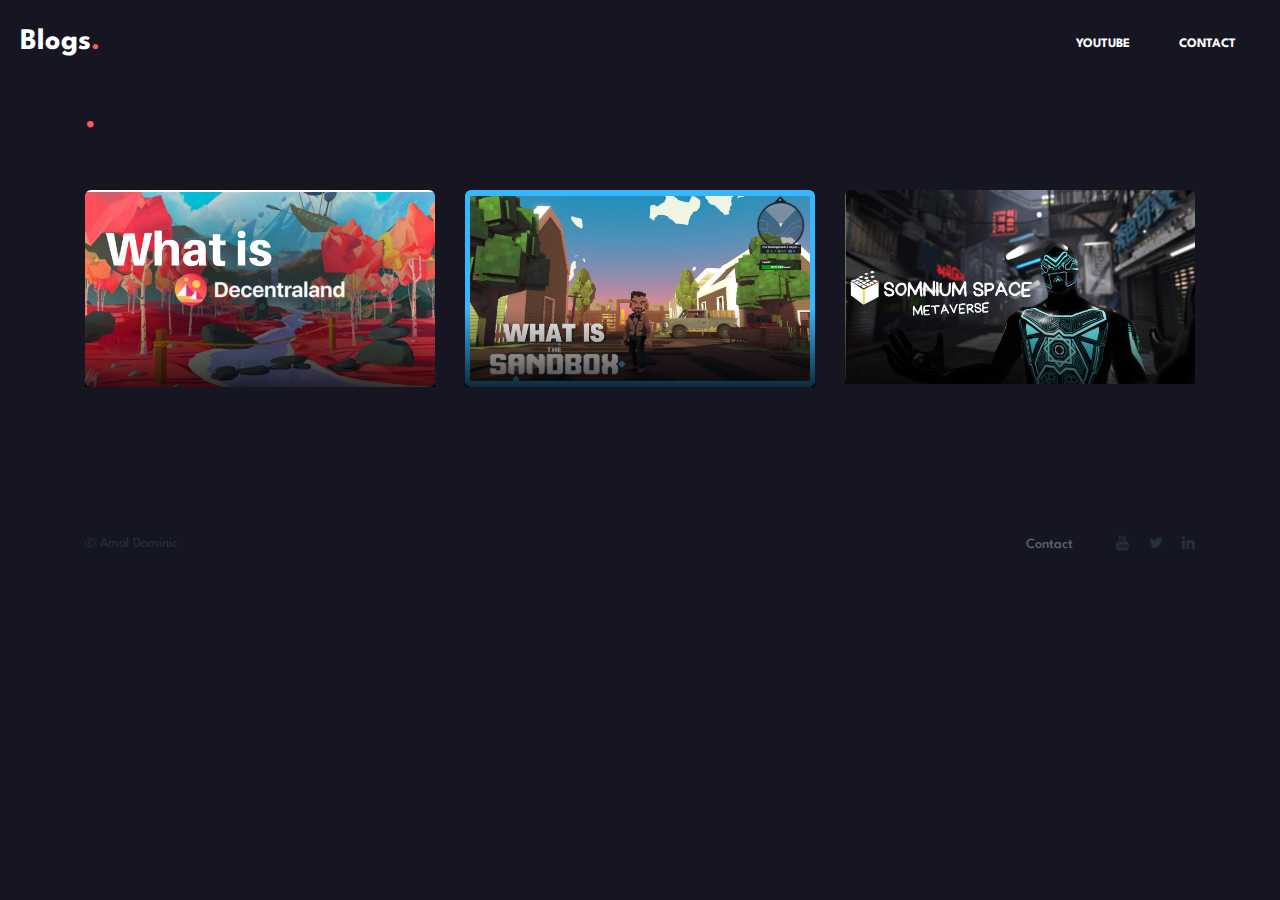
<file: blog/blogindex.html>
<!doctype html>
<html lang="zxx">

<head>
  <!-- Required meta tags -->
  <meta charset="utf-8">
  <meta name="viewport" content="width=device-width, initial-scale=1, shrink-to-fit=no">
  <title>Amal Dominic the metaverse Real-estate agent and consultant</title>
  <link rel="icon" type="image/x-icon" href="assets/images/amalimage.jpg">
  <!-- Template CSS -->
  <link rel="stylesheet" href="assets/css/style-starter.css">
  <!-- Template CSS -->
  <link href="//fonts.googleapis.com/css?family=Spartan:400,500,600,700,900&display=swap" rel="stylesheet">
  <!-- Template CSS -->

</head>

<body>
  <!-- /Homepage-->
  <section class="w3l-banner-main">
    <!-- //Header -->
    <section class="banner-main-inf" id="section07">
      <header id="site-header" class="header-top">
        <nav class="navbar navbar-expand-lg shift " id="header">
          <a class="navbar-brand" href="index.html">
            Blogs<span class="dot-1">.</span>
          </a>
          <button class="navbar-toggler bg-gradient" type="button" data-toggle="collapse"
            data-target="#navbarTogglerDemo02" aria-controls="navbarTogglerDemo02" aria-expanded="false"
            aria-label="Toggle navigation"><span class="navbar-toggler-icon fa fa-bars"> </span>
          </button>

          <div class="collapse navbar-collapse" id="navbarTogglerDemo02">
            <ul class="navbar-nav ml-auto">
              <li class="nav-item">
                <a class="nav-link effect-3" href="https://www.youtube.com/channel/UCYqoUGqP69M6YYbN-kGpf9A">Youtube</a>
              </li>

            
            <li class="nav-item">
                <a class="nav-link effect-3" href="https://www.linkedin.com/in/amal-dominic-56a10624b">Contact</a>
            </li>
             
              

             
            </ul>

          </div>
        </nav>
      </header>
      <!-- //Header -->
      <!--/banner-content-->
      
   <section class="blog-slider">
        <div class="blog-slider-inner py-5">
          <div class="container py-lg-5">
            <h3 class="hny-title two">
              <span class="dot-1">.</span></h3>
            <div class="row inner-sec-w3layouts mt-4">
              <div class="col-lg-4 col-md-6 content-left-sec blog-slide-grid mt-4">
                <div class="blog-slide-img">
                  <a href="decentraland.html"><img src="assets/images/What is (1).jpg" class="img img-fluid"
                      alt=""></a>
                </div>
  
              </div>
              <div class="col-lg-4 col-md-6 content-left-sec blog-slide-grid mt-4">
                <div class="blog-slide-img">
                  <a href="sandbox.html"><img src="assets/images/whatissandbox (2).jpg"
                      class="img img-fluid" alt=""></a>
                </div>
  
              </div>
              <div class="col-lg-4 col-md-6 content-left-sec blog-slide-grid mt-4">
                <div class="blog-slide-img">
                  <a href="somniumspace.html"><img src="assets/images/somniumspace.jpg"
                      class="img img-fluid" alt=""></a>
                </div>
  
              </div>
  
              
  
            </div>
          </div>
        </div>
      </section>
   

    <!-- footer -->
    <footer class="w3l-footer-16">
      <div class="footer-content py-lg-5 py-4 text-center">
        <div class="container">
          <div class="row copy-right">
            <div class="col-lg-6 footer-left text-lg-left text-center">
              <h6>© Amal Dominic <span class="" aria-hidden="true"></span> <a
                href="https://w3layouts.com/" target="_blank">
                </a></h6>
            </div>
            <div class="col-lg-6 footer-right text-lg-right text-center">
              <ul class="footer-gd-16">
                
                <li><a href="https://www.linkedin.com/in/amal-dominic-56a10624b">Contact</a></li>
              </ul>
              <div class="share-icons-footer ml-lg-4">
                <a href="https://www.youtube.com/channel/UCYqoUGqP69M6YYbN-kGpf9A"><span class="fa fa-youtube"></span></a>
                <a href="https://twitter.com/amal_dominic_"><span class="fa fa-twitter"></span></a>
                <a href="https://www.linkedin.com/in/amal-dominic-56a10624b"><span class="fa fa-linkedin"></span></a>
              </div>
            </div>
          </div>
          <button onclick="topFunction()" id="movetop" title="Go to top">
            <span class="fa fa-angle-up"></span>
          </button>
        </div>
      </div>

      <!-- move top -->
      <script>
        // When the user scrolls down 20px from the top of the document, show the button
        window.onscroll = function () {
          scrollFunction()
        };

        function scrollFunction() {
          if (document.body.scrollTop > 20 || document.documentElement.scrollTop > 20) {
            document.getElementById("movetop").style.display = "block";
          } else {
            document.getElementById("movetop").style.display = "none";
          }
        }

        // When the user clicks on the button, scroll to the top of the document
        function topFunction() {
          document.body.scrollTop = 0;
          document.documentElement.scrollTop = 0;
        }
      </script>
      <!-- //move top -->
      <script>
        $(function () {
          $('.navbar-toggler').click(function () {
            $('body').toggleClass('noscroll');
          })
        });
      </script>
    </footer>
    <!-- //footer -->
</body>

</html>

<script src="assets/js/jquery-3.3.1.min.js"></script>
<!-- disable body scroll which navbar is in active -->

<!--//-->
<script>
  $(function () {
    $('.navbar-toggler').click(function () {
      $('body').toggleClass('noscroll');
    })
  });
</script>
<!--/scroll-down-JS-->
<script>
  $(function () {
    $('a[href*=#]').on('click', function (e) {
      e.preventDefault();
      $('html, body').animate({
        scrollTop: $($(this).attr('href')).offset().top
      }, 500, 'linear');
    });
  });
</script>
<!--//scroll-down-JS-->
<!-- /typig-text-->
<script>
  const typedTextSpan = document.querySelector(".typed-text");
  const cursorSpan = document.querySelector(".cursor");

  const textArray = ["UI Designer", 'UX Designer', 'Web Designer'];
  const typingDelay = 200;
  const erasingDelay = 10;
  const newTextDelay = 100; // Delay between current and next text
  let textArrayIndex = 0;
  let charIndex = 0;

  function type() {
    if (charIndex < textArray[textArrayIndex].length) {
      if (!cursorSpan.classList.contains("typing")) cursorSpan.classList.add("typing");
      typedTextSpan.textContent += textArray[textArrayIndex].charAt(charIndex);
      charIndex++;
      setTimeout(type, typingDelay);
    } else {
      cursorSpan.classList.remove("typing");
      setTimeout(erase, newTextDelay);
    }
  }

  function erase() {
    if (charIndex > 0) {
      // add class 'typing' if there's none
      if (!cursorSpan.classList.contains("typing")) {
        cursorSpan.classList.add("typing");
      }
      typedTextSpan.textContent = textArray[textArrayIndex].substring(0, 0);
      charIndex--;
      setTimeout(erase, erasingDelay);
    } else {
      cursorSpan.classList.remove("typing");
      textArrayIndex++;
      if (textArrayIndex >= textArray.length) textArrayIndex = 0;
      setTimeout(type, typingDelay);
    }
  }

  document.addEventListener("DOMContentLoaded", function () { // On DOM Load initiate the effect
    if (textArray.length) setTimeout(type, newTextDelay + 250);
  });
</script>
<!-- //typig-text-->
<!-- for blog carousel slider -->
<script src="assets/js/owl.carousel1.js"></script>
<script>
  $(document).ready(function () {
    $("#owl-demo2").owlCarousel({
      items: 1,
      lazyLoad: true,
      autoPlay: true,
      navigation: false,
      navigationText: ["", ""],
      rewindNav: false,
      scrollPerPage: true,
      pagination: false,
      paginationNumbers: false,

    })
  })
</script>


<!-- //for blog carousel slider -->
<!-- jQuery-Photo-filter-lightbox-portfolio-plugin -->
<script src="assets/js/jquery-1.7.2.js"></script>
<script src="assets/js/jquery.quicksand.js"></script>
<script src="assets/js/script.js"></script>
<script src="assets/js/jquery.prettyPhoto.js"></script>
<!-- //jQuery-Photo-filter-lightbox-portfolio-plugin -->

<script src="assets/js/bootstrap.min.js"></script>
</file>
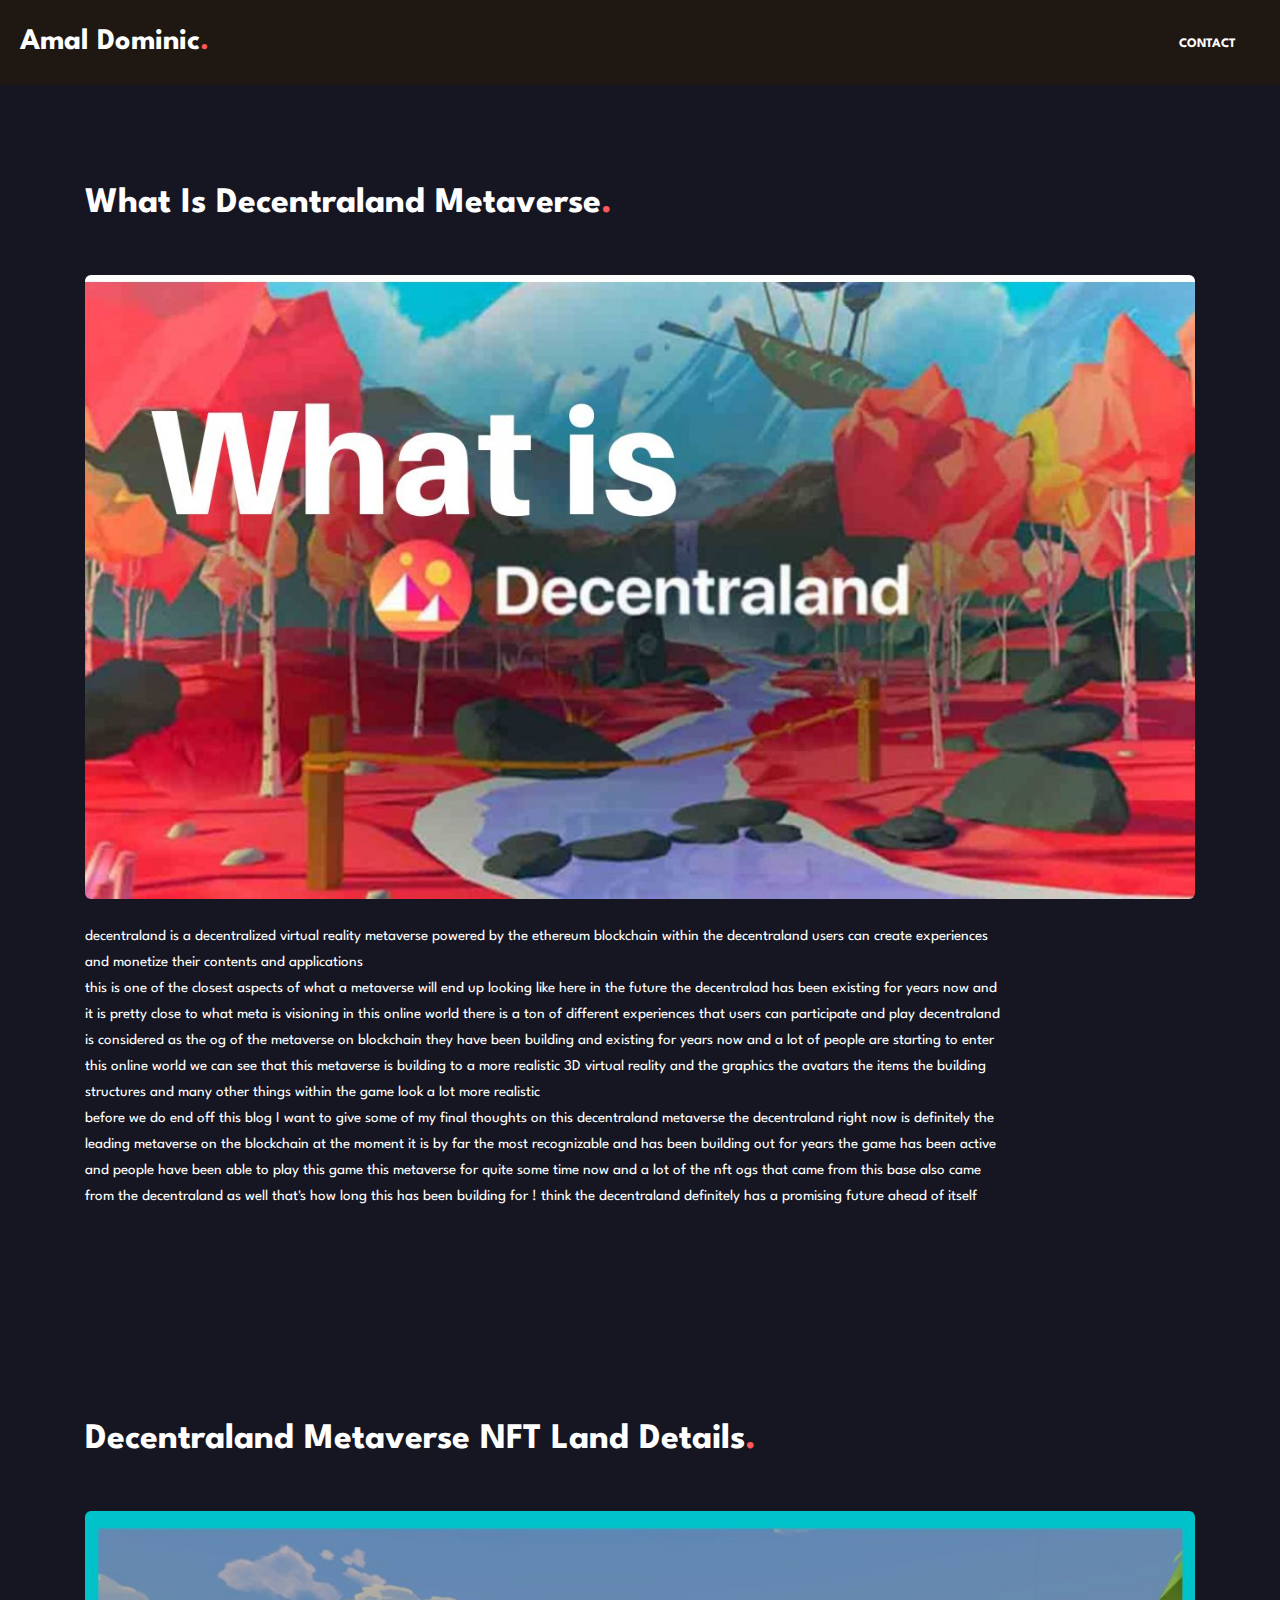
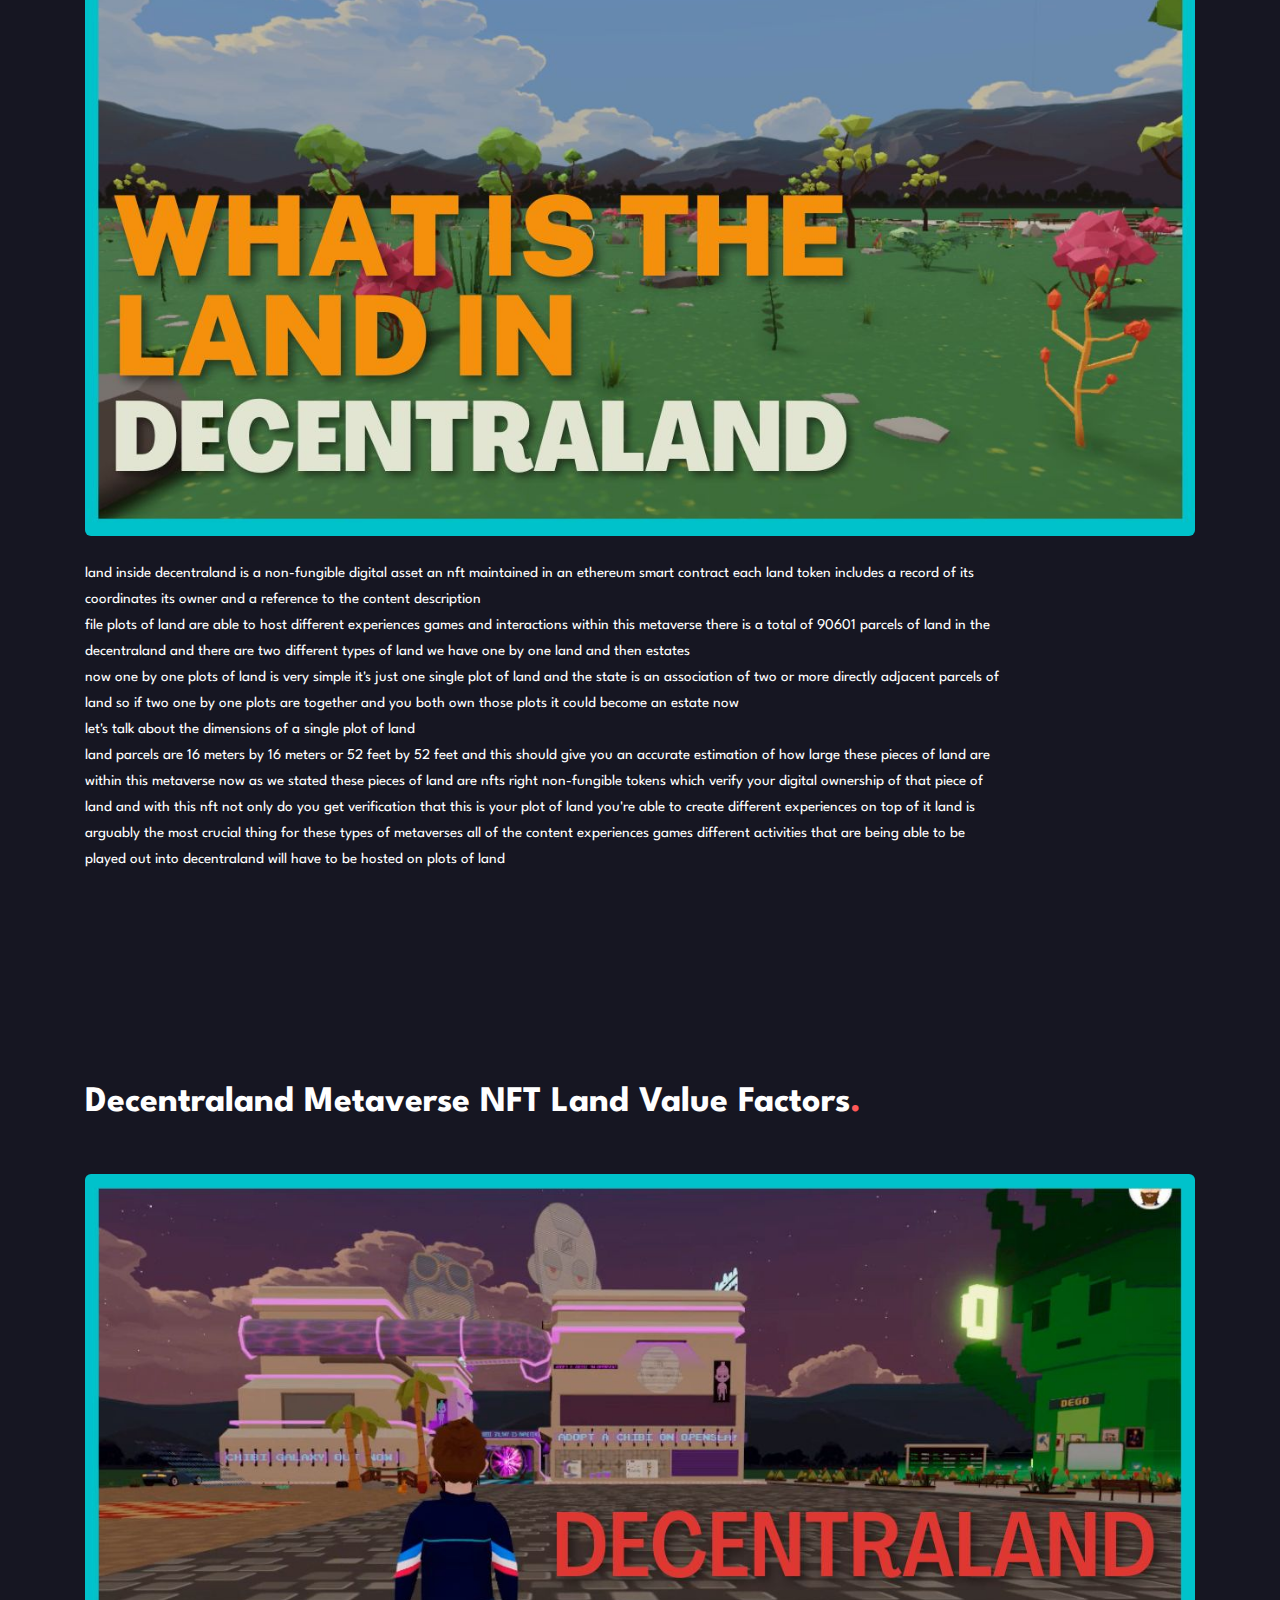
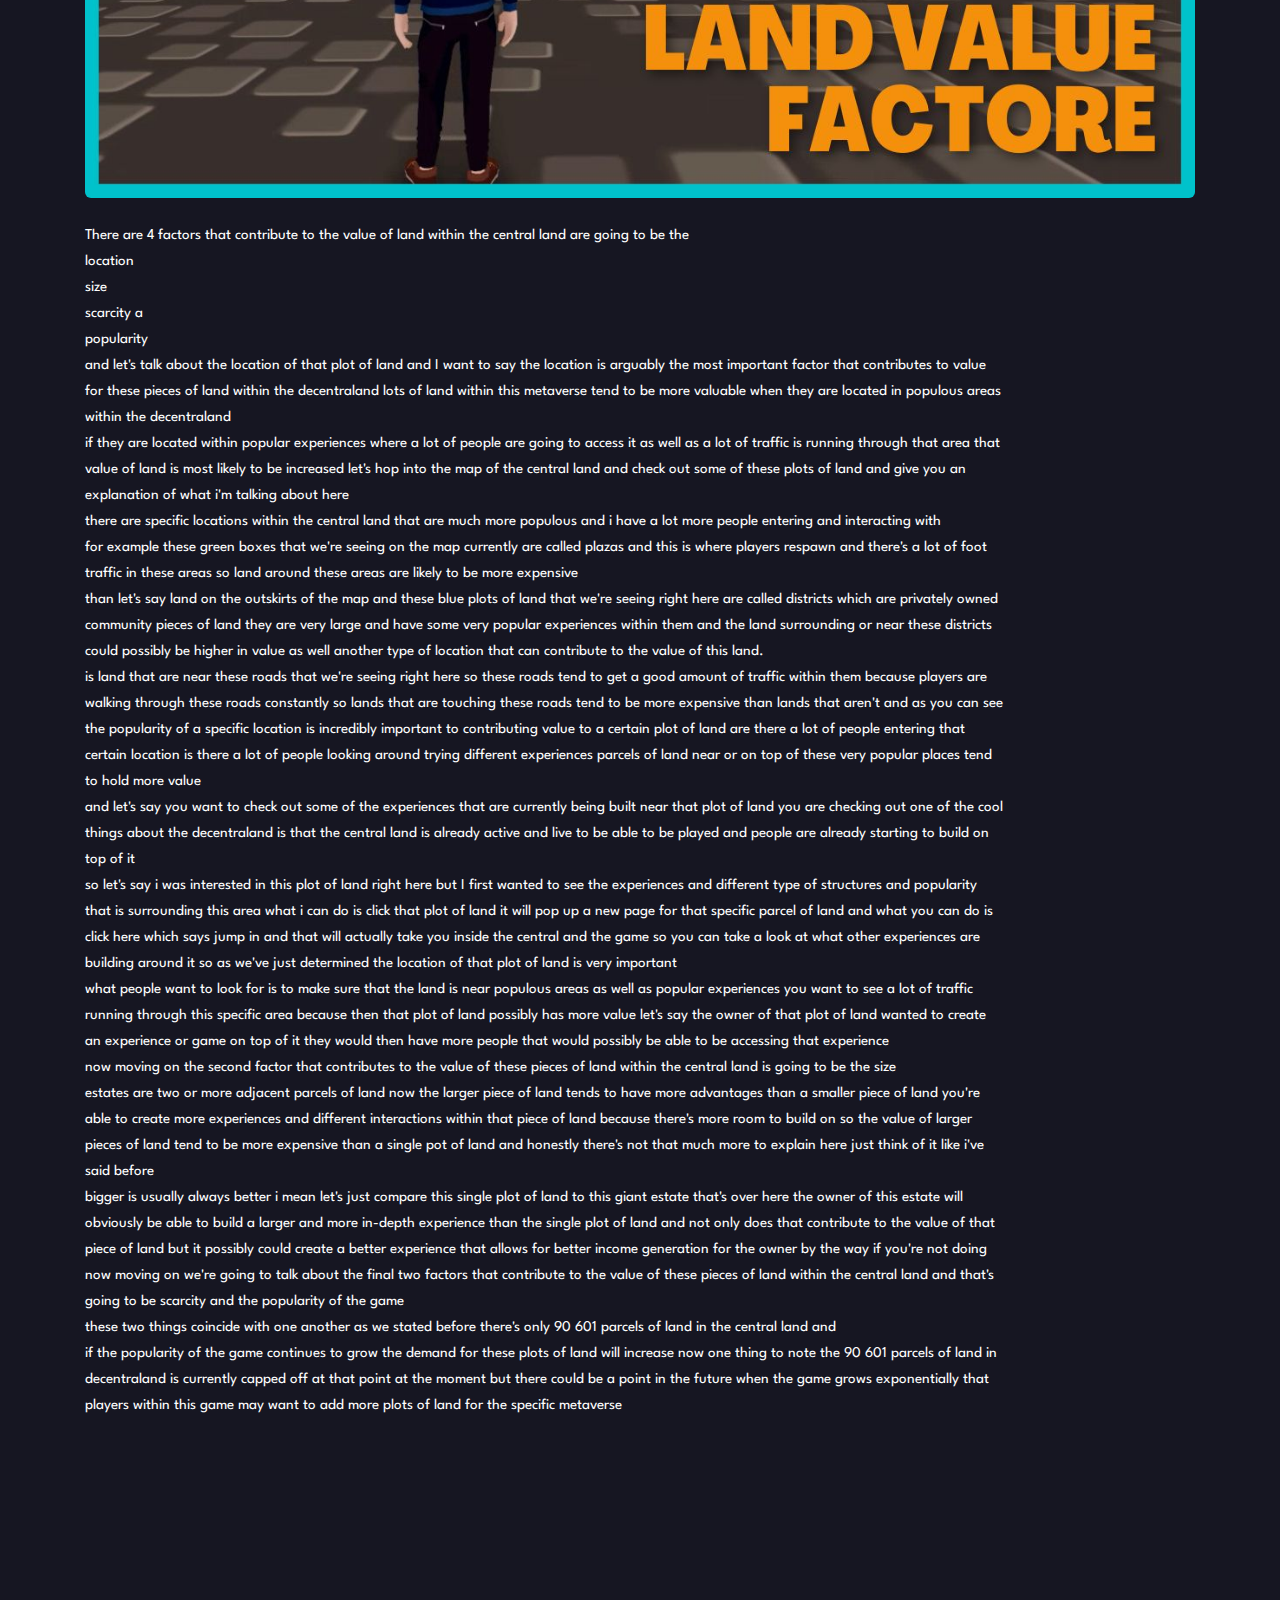
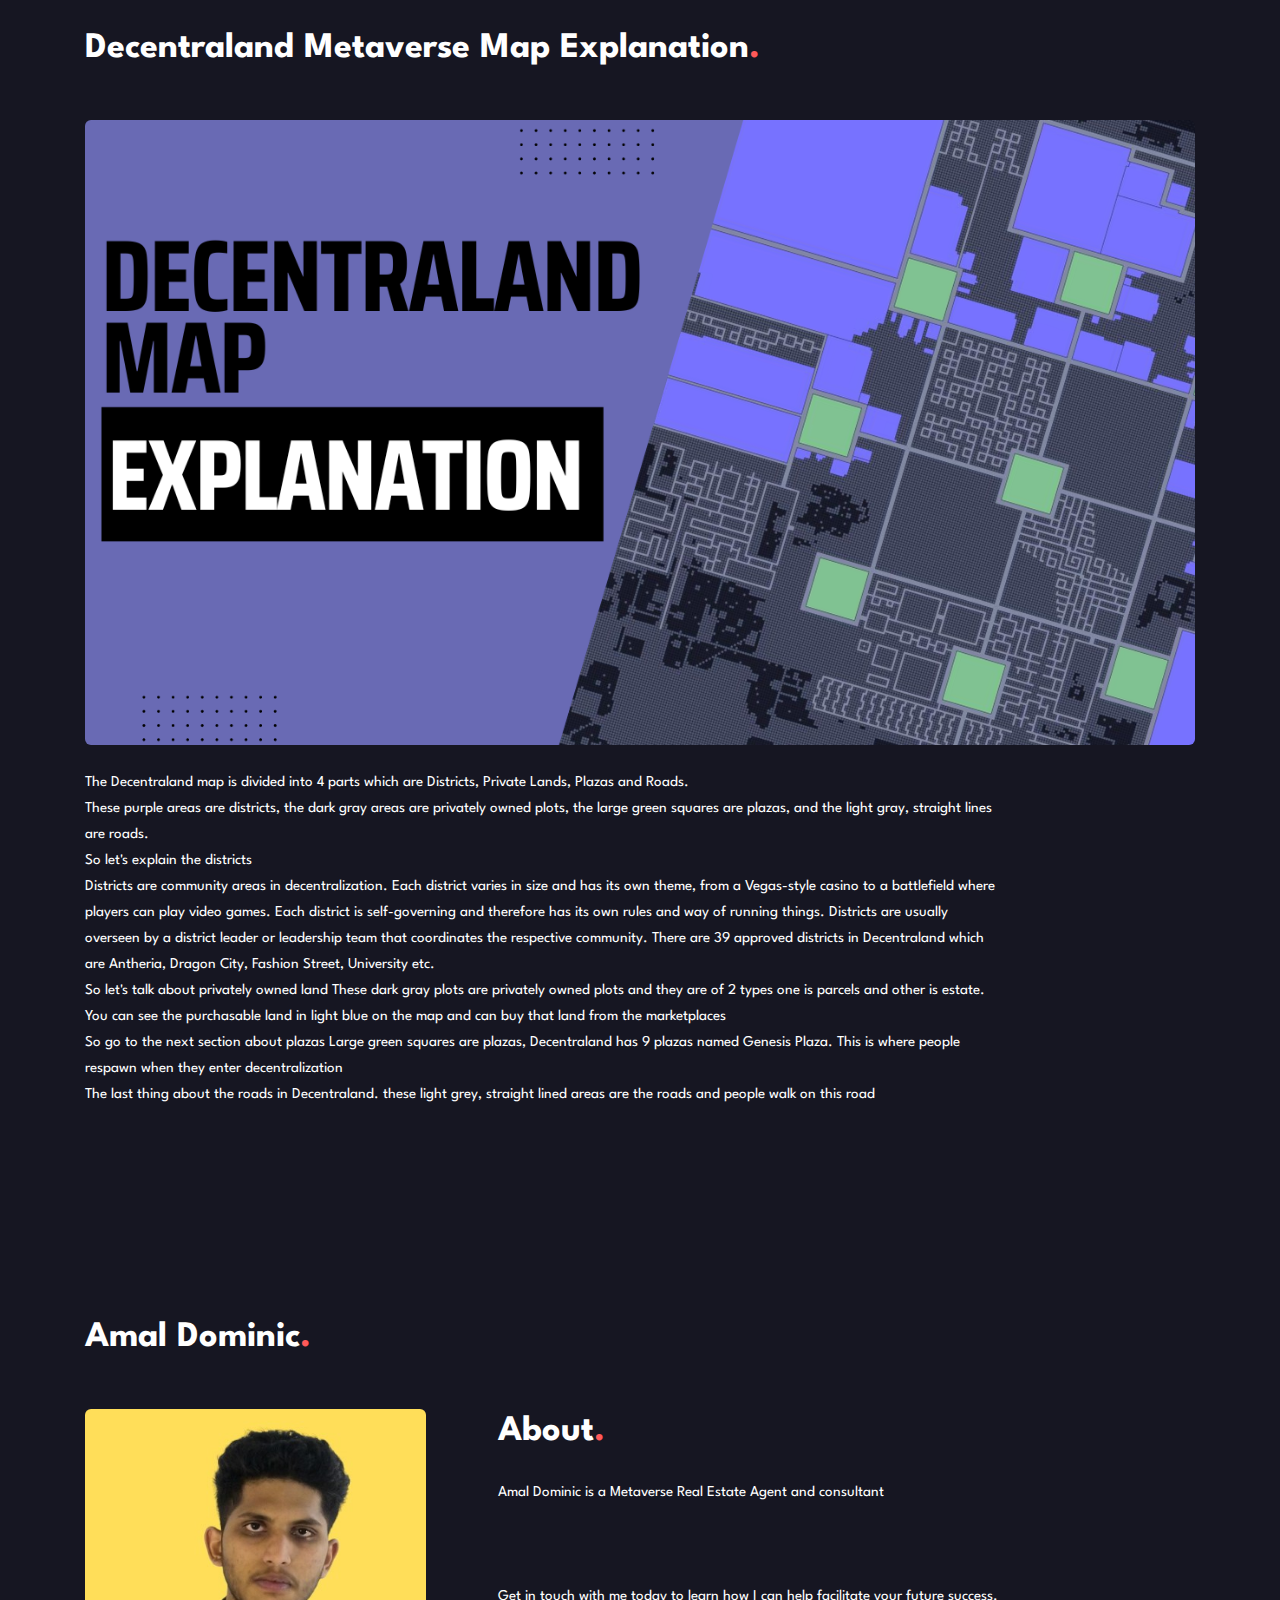
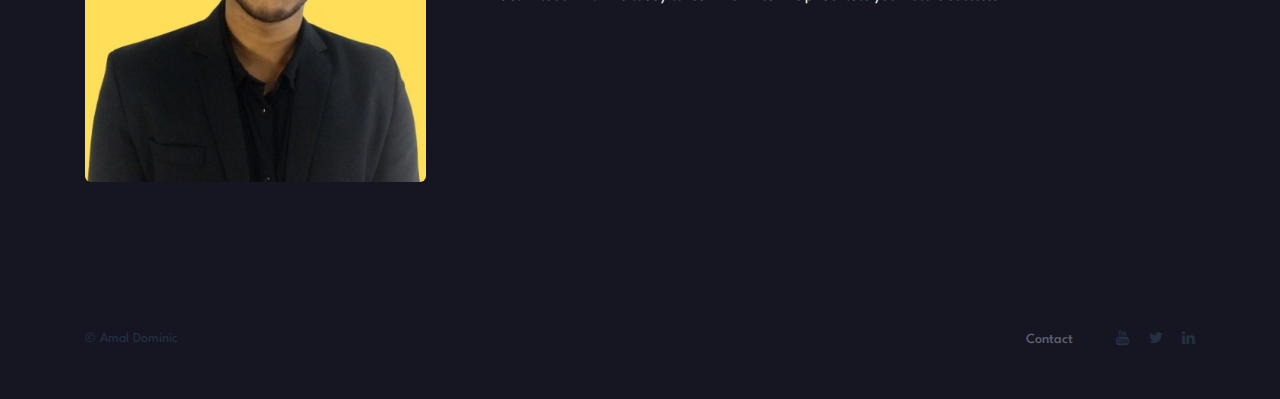
<file: blog/decentraland.html>
<!doctype html>
<html lang="zxx">

<head>
  <!-- Required meta tags -->
  <meta charset="utf-8">
  <meta name="viewport" content="width=device-width, initial-scale=1, shrink-to-fit=no">
  <title>Amal Dominic the metaverse Real-estate agent and consultant</title>
  <link rel="icon" type="image/x-icon" href="assets/images/amalimage.jpg">
  <!-- Template CSS -->
  <link rel="stylesheet" href="assets/css/style-starter.css">
  <!-- Template CSS -->
  <link href="//fonts.googleapis.com/css?family=Spartan:400,500,600,700,900&display=swap" rel="stylesheet">
  <!-- Template CSS -->

</head>

<body>
  <section class="w3l-banner-main w3l-inner-page-main">
    <div class="breadcrumb-infhny">
      <header id="site-header" class="header-top">
        <nav class="navbar navbar-expand-lg shift " id="header">
          <a class="navbar-brand" href="index.html">
            Amal Dominic<span class="dot-1">.</span>
          </a>
          <button class="navbar-toggler bg-gradient" type="button" data-toggle="collapse"
            data-target="#navbarTogglerDemo02" aria-controls="navbarTogglerDemo02" aria-expanded="false"
            aria-label="Toggle navigation"><span class="navbar-toggler-icon fa fa-bars"> </span>
          </button>

          <div class="collapse navbar-collapse" id="navbarTogglerDemo02">
            <ul class="navbar-nav ml-auto">
              
              <li class="nav-item">
                <a class="nav-link effect-3" href="https://www.linkedin.com/in/amal-dominic-56a10624b">Contact</a>
              </li>
            </ul>

          </div>
        </nav>
      </header>

    </div>

  </section>

 <section class="w3l-services-6-main">
    <div class="services-6 py-5">
      <div class="container py-lg-5">

        <h3 class="hny-title">What is Decentraland metaverse<span class="dot-1">.</span></h3>
        <div class="content-photo-grids row mt-lg-5 mt-4">
          <div class="photo-6-inf-left col-12">
            <a href="https://youtu.be/wU7f8QDdaZ0"><img src="assets/images/What is (1).jpg" class="img img-fluid"
              alt=""></a>
          </div><br>
          <div class="photo-6-inf-right col-10"><br>

           
            <p>

              decentraland is a decentralized virtual reality metaverse powered by the ethereum blockchain
              within the decentraland users can create experiences and monetize their contents and applications

              <br>this is one of the closest aspects of what a metaverse will end up looking like here
              in the future

              the decentralad has been existing for years now

              and it is pretty close to what meta is visioning in this online world there is a ton of different
              experiences that users can participate and play

              decentraland is considered as the og of the metaverse on blockchain they have been building and
              existing for years now

              and a lot of people are starting to enter this online world we can see that this metaverse is
              building to a more realistic 3D virtual reality

              and the graphics the avatars the items the building structures and many other things within the game
              look a lot more realistic

              <br>before we do end off this blog I want to give some of my final thoughts on this decentraland
              metaverse
              the decentraland right now is definitely the leading metaverse on the
              blockchain

              at the moment it is by far the most recognizable and has been building out for years
              the game has been active and people have been able to play this game

              this metaverse for quite some time now and a lot of the nft ogs that came from this base also came from
              the decentraland as well that's how long this has been building for

              ! think the decentraland definitely has a promising
              future ahead of itself


            </p>


              


          </div>


        </div>

      </div>
    </div>
    </div>
  </section>
  <section class="w3l-services-6-main">
    <div class="services-6 py-5">
      <div class="container py-lg-5">

        <h3 class="hny-title">Decentraland metaverse NFT land details<span class="dot-1">.</span></h3>
        <div class="content-photo-grids row mt-lg-5 mt-4">
          <div class="photo-6-inf-left col-12">
            <a href="https://youtu.be/9SEHPEez48s"><img src="assets/images/whatecentralandland.jpg" class="img img-fluid" alt=""></a>
          </div><br>
          <div class="photo-6-inf-right col-10"><br>

           
            <p>land inside decentraland is a non-fungible digital asset an nft maintained in an ethereum
              smart contract

              each land token includes a record of its coordinates its owner and a reference to the
              content description <br>

              file plots of land are able to host different experiences games and interactions within
              this metaverse there is a total of 90601 parcels of land in the decentraland

              and there are two different types of land we have one by one land and then estates <br>

              now one by one plots of land is very simple it's just one single plot of land and the
              state is an association of two or more directly adjacent parcels of land



              so if two one by one plots are together and you both own those plots it could become an
              estate now

              <br>let's talk about the dimensions of a single plot of land <br>



              land parcels are 16 meters by 16 meters or 52 feet by 52 feet and this should give you
              an accurate estimation of how large these pieces of land are within this metaverse




              now as we stated these pieces of land are nfts right non-fungible tokens which verify
              your digital ownership of that piece of land

              and with this nft not only do you get verification that this is your plot of land
              you're able to create different experiences on top of it
              land is arguably the most crucial thing for these types of metaverses

              all of the content experiences games different activities that are being able to be
              played out into decentraland will have to be hosted on plots of land
            </p>
             
              


          </div>


        </div>

      </div>
    </div>
    </div>
  </section>
  <section class="w3l-services-6-main">
    <div class="services-6 py-5">
      <div class="container py-lg-5">

        <h3 class="hny-title">Decentraland metaverse NFT land value factors<span class="dot-1">.</span></h3>
        <div class="content-photo-grids row mt-lg-5 mt-4">
          <div class="photo-6-inf-left col-12">
            <a href="https://youtu.be/_auHNcxh-TY"><img src="assets/images/decentralandvaluefactors.jpg" class="img img-fluid" alt=""></a>
          </div><br>
          <div class="photo-6-inf-right col-10"><br>

           
            <p>There are 4 factors that contribute to the value of land within the central land
              are going to be the<br> location <br> size <br>scarcity a<br>popularity <br>
              
              and let's talk about the location of that plot of land and I want to say the location is
              arguably the most important factor that contributes to value for these pieces of land within the decentraland 
              
              lots of land within this metaverse tend to be more valuable when they are located in
              populous areas within the decentraland<br>
              
              if they are located within popular experiences where a lot of people are going to access it as well as a lot of traffic is running through that area
              
              that value of land is most likely to be increased let's hop into the map of the central land and check out some of these plots of land and give you an explanation of what i'm talking about here 
              
              <br>there are specific locations within the central land that are much more
              populous and i have a lot more people entering and interacting with 
              
              <br>for example these green boxes that we're seeing on the map currently are called
              plazas and this is where players respawn
              
              and there's a lot of foot traffic in these areas so land around these areas
              are likely to be more expensive 
              
              <br>than let's say land on the outskirts of the map and these blue plots of land that
              we're seeing right here are called districts which are privately owned
              community pieces of land they are very large and have some very popular
              experiences 
              
              within them and the land surrounding or near these districts
              could possibly be higher in value as well another type of location 
              
              that can contribute to the value of this land.<br> is land that are near these roads that
              we're seeing right here so these roads tend to get a good amount of traffic within them 
              
              because players are walking through these roads constantly so lands that are touching these roads tend to be more expensive than lands that aren't
              
              and as you can see the popularity of a specific location is incredibly important to contributing value to a certain plot of land are 
              
              there a lot of people entering that certain location is there a lot of people looking around
              trying different experiences 
              parcels of land near or on top of these very popular places tend to hold more value
              
              <br>and let's say you want to check out some of the experiences that are currently
              being built near that plot of land you are checking out 
              
              one of the cool things about the decentraland is that 
              the central land is already active and live to be able to be played and people are
              already starting to build on top of it 
              
              <br>so let's say i was interested in this plot of land right here but I first wanted to see the experiences and different type of structures and popularity that is surrounding this area
              
              what i can do is click that plot of land it will pop up a new page for that
              specific parcel of land and what you can do is click here which says jump in and
              that will actually take you inside the central 
              
              and the game so you can take a look at what other experiences are
              building around it so as we've just determined the location of that plot of
              land is very important 
              
              <br>what people want to look for is to make sure that the land is near populous areas as well as
              popular experiences you want to see a lot of traffic running through this specific area because then 
              that plot of land possibly has more value 
              
              let's say the owner of that plot of land wanted to create an experience or game on top of
              it they would then have more people that would possibly be able to be accessing
              that experience 
              
              <br>now moving on the second factor that contributes to the value of
              these pieces of land within the central land is going to be the size <br>
              
             estates are two or more adjacent parcels of land now the larger piece of land
              tends to have more advantages than a smaller piece of land
              
              you're able to create more experiences and different interactions within that piece of land because there's more room to build on so the value of larger pieces of land tend to be more expensive
              than a single pot of land 
              
              and honestly there's not that much more to explain here just think of it like i've said
              before 
              <br>
              
              bigger is usually always better i mean let's just compare this single plot
              of land to this giant estate that's over here the owner of this estate will obviously be able to build a larger and more in-depth experience than the single plot of land 
              
              and not only does that contribute to the value of that piece of land but it possibly could create a
              better experience that allows for better income generation for the owner by the
              way if you're not doing 
              
              <br>now moving on we're going to talk about the final two factors that contribute to the value of these pieces of land within the central land 
              
              and that's going to be scarcity and the popularity of the game <br>
              
              these two things coincide with one another as we stated before there's only 90 601
              parcels of land in the central land 
              
              and <br>if the popularity of the game continues to grow the demand for these plots of land will increase now one thing to note the 90 601 parcels of land in decentraland is currently capped off at that point at the moment 
              
              but there could be a point in the future when the game grows exponentially that players within
              this game may want to add more plots of land for the specific metaverse 
              
              
              
              </p>
             
              


          </div>


        </div>

      </div>
    </div>
    </div>
  </section>
  <section class="w3l-services-6-main">
    <div class="services-6 py-5">
      <div class="container py-lg-5">

        <h3 class="hny-title">Decentraland metaverse map explanation<span class="dot-1">.</span></h3>
        <div class="content-photo-grids row mt-lg-5 mt-4">
          <div class="photo-6-inf-left col-12">
            <a href="https://youtu.be/jPIEzh2MUWU"><img src="assets/images/decentralandmapexpla.png" class="img img-fluid" alt=""></a>
          </div><br>
          <div class="photo-6-inf-right col-10"><br>

           
            <p>The Decentraland map is divided into 4 parts which are Districts, Private Lands, Plazas and Roads.<br>

              These purple areas are districts, the dark gray areas are privately owned plots, the large green squares are plazas, and the light gray, straight lines are roads.<br>
              
              
              So let's explain the districts<br>
              
              Districts are community areas in decentralization. Each district varies in size and has its own theme, from a Vegas-style casino to a battlefield where players can play video games.
               Each district is self-governing and therefore has its own rules and way of running things. Districts are usually overseen by a district leader or leadership team that coordinates the respective community.
              There are 39 approved districts in Decentraland which are Antheria, Dragon City, Fashion Street, University etc.<br>
              
              
              So let's talk about privately owned land 
              These dark gray plots are privately owned plots and they are of 2 types one is parcels and other is estate.<br>
              
              You can see the purchasable  land in light blue on the map and can buy that land from the marketplaces<br>
              
              So go to the next section about plazas
              Large green squares are plazas, Decentraland has 9 plazas named Genesis Plaza.
              This is where people respawn when they enter decentralization<br>
              
              The last thing about the roads in Decentraland.
              these light grey, straight lined areas are the roads and  people walk on this road
                              
                              
                              
                              </p>
              
              
             
              


          </div>


        </div>

      </div>
    </div>
    </div>
  </section>

  <section class="w3l-services-6-main">
    <div class="services-6 py-5">
      <div class="container py-lg-5">

        <h3 class="hny-title">Amal Dominic<span class="dot-1">.</span></h3>
        <div class="content-photo-grids row mt-lg-5 mt-4">
          <div class="photo-6-inf-left col-lg-4 pr-lg-4">
            <img src="assets/images/amalimage.jpg" class="img-fluid" alt="">
          </div>
          <div class="photo-6-inf-right col-lg-8 text-left pl-lg-5">

            <h3 class="hny-title">
              About<span class="dot-1">.</span></h3>
            <p>Amal Dominic is a Metaverse Real Estate Agent and consultant<br><br><br>
             
              
              <br>Get in touch with me today to learn how I can help facilitate your future success.


          </div>


        </div>

      </div>
    </div>
    </div>
  </section>



  <footer class="w3l-footer-16">
    <div class="footer-content py-lg-5 py-4 text-center">
      <div class="container">
        <div class="row copy-right">
          <div class="col-lg-6 footer-left text-lg-left text-center">
            <h6>© Amal Dominic <span class="" aria-hidden="true"></span> <a href="https://w3layouts.com/"
                target="_blank">
                </a></h6>
          </div>
          <div class="col-lg-6 footer-right text-lg-right text-center">
            <ul class="footer-gd-16">

              <li><a href="https://www.linkedin.com/in/amal-dominic-56a10624b">Contact</a></li>
            </ul>
            <div class="share-icons-footer ml-lg-4">
              <a href="https://www.youtube.com/channel/UCYqoUGqP69M6YYbN-kGpf9A"><span class="fa fa-youtube"></span></a>
              <a href="https://twitter.com/amal_dominic_"><span class="fa fa-twitter"></span></a>
              <a href="https://www.linkedin.com/in/amal-dominic-56a10624b"><span class="fa fa-linkedin"></span></a>
            </div>
          </div>
        </div>
        <button onclick="topFunction()" id="movetop" title="Go to top">
          <span class="fa fa-angle-up"></span>
        </button>
      </div>
    </div>

    <!-- move top -->
    <script>
      // When the user scrolls down 20px from the top of the document, show the button
      window.onscroll = function () {
        scrollFunction()
      };

      function scrollFunction() {
        if (document.body.scrollTop > 20 || document.documentElement.scrollTop > 20) {
          document.getElementById("movetop").style.display = "block";
        } else {
          document.getElementById("movetop").style.display = "none";
        }
      }

      // When the user clicks on the button, scroll to the top of the document
      function topFunction() {
        document.body.scrollTop = 0;
        document.documentElement.scrollTop = 0;
      }
    </script>
    <!-- //move top -->
    <script>
      $(function () {
        $('.navbar-toggler').click(function () {
          $('body').toggleClass('noscroll');
        })
      });
    </script>
  </footer>
  <!-- //footer -->
</body>

</html>

<script src="assets/js/jquery-3.3.1.min.js"></script>
<!-- disable body scroll which navbar is in active -->
<script>
  $(function () {
    $('.navbar-toggler').click(function () {
      $('body').toggleClass('noscroll');
    })
  });
</script>
<!--/MENU-JS-->
<script>

  $(window).on("scroll", function () {
    var scroll = $(window).scrollTop();

    if (scroll >= 80) {
      $("#site-header").addClass("nav-fixed");
    } else {
      $("#site-header").removeClass("nav-fixed");
    }
  });

  //Main navigation Active Class Add Remove
  $(".navbar-toggler").on("click", function () {
    $("header").toggleClass("active");
  });
  $(document).on("ready", function () {
    if ($(window).width() > 991) {
      $("header").removeClass("active");
    }
    $(window).on("resize", function () {
      if ($(window).width() > 991) {
        $("header").removeClass("active");
      }
    });
  });
</script>
<!--//MENU-JS-->

<!-- disable body scroll which navbar is in active -->
<!-- //jQuery-Photo-filter-lightbox-portfolio-plugin -->
<script src="assets/js/bootstrap.min.js"></script>
</file>
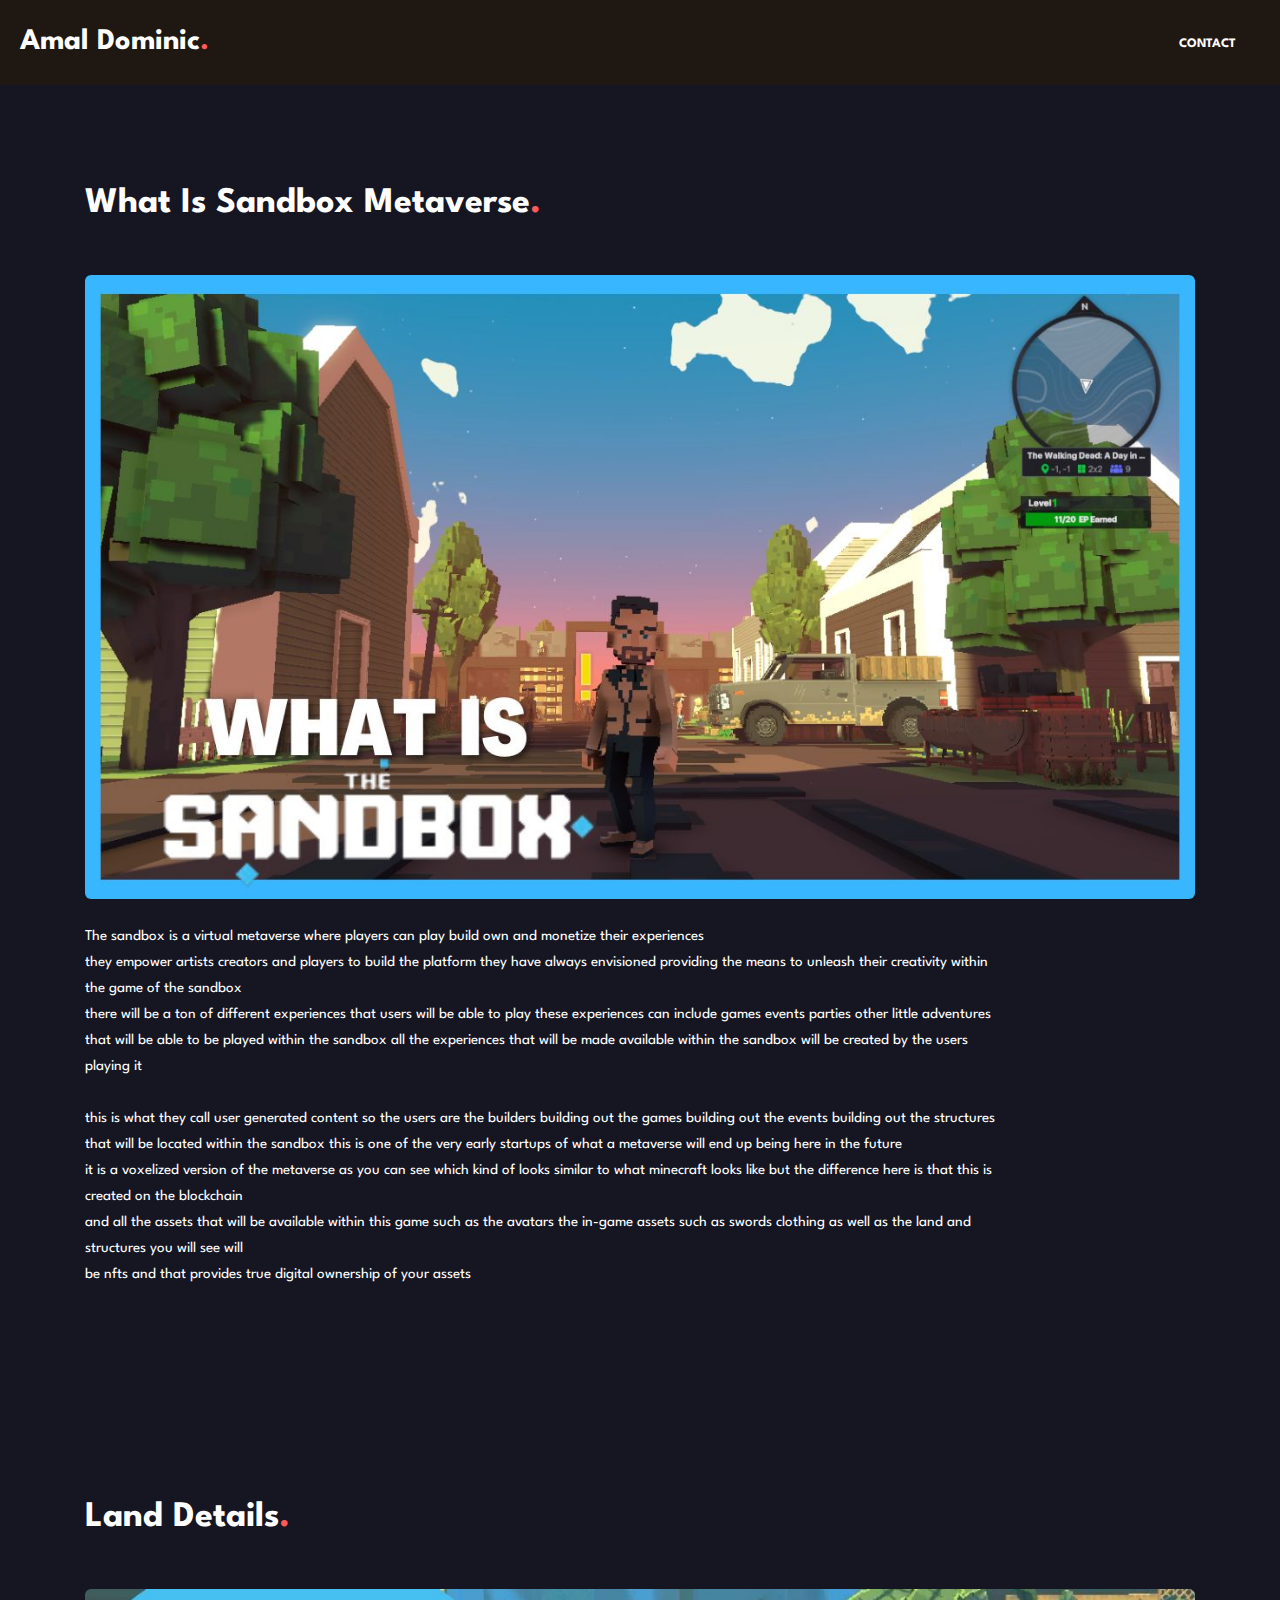
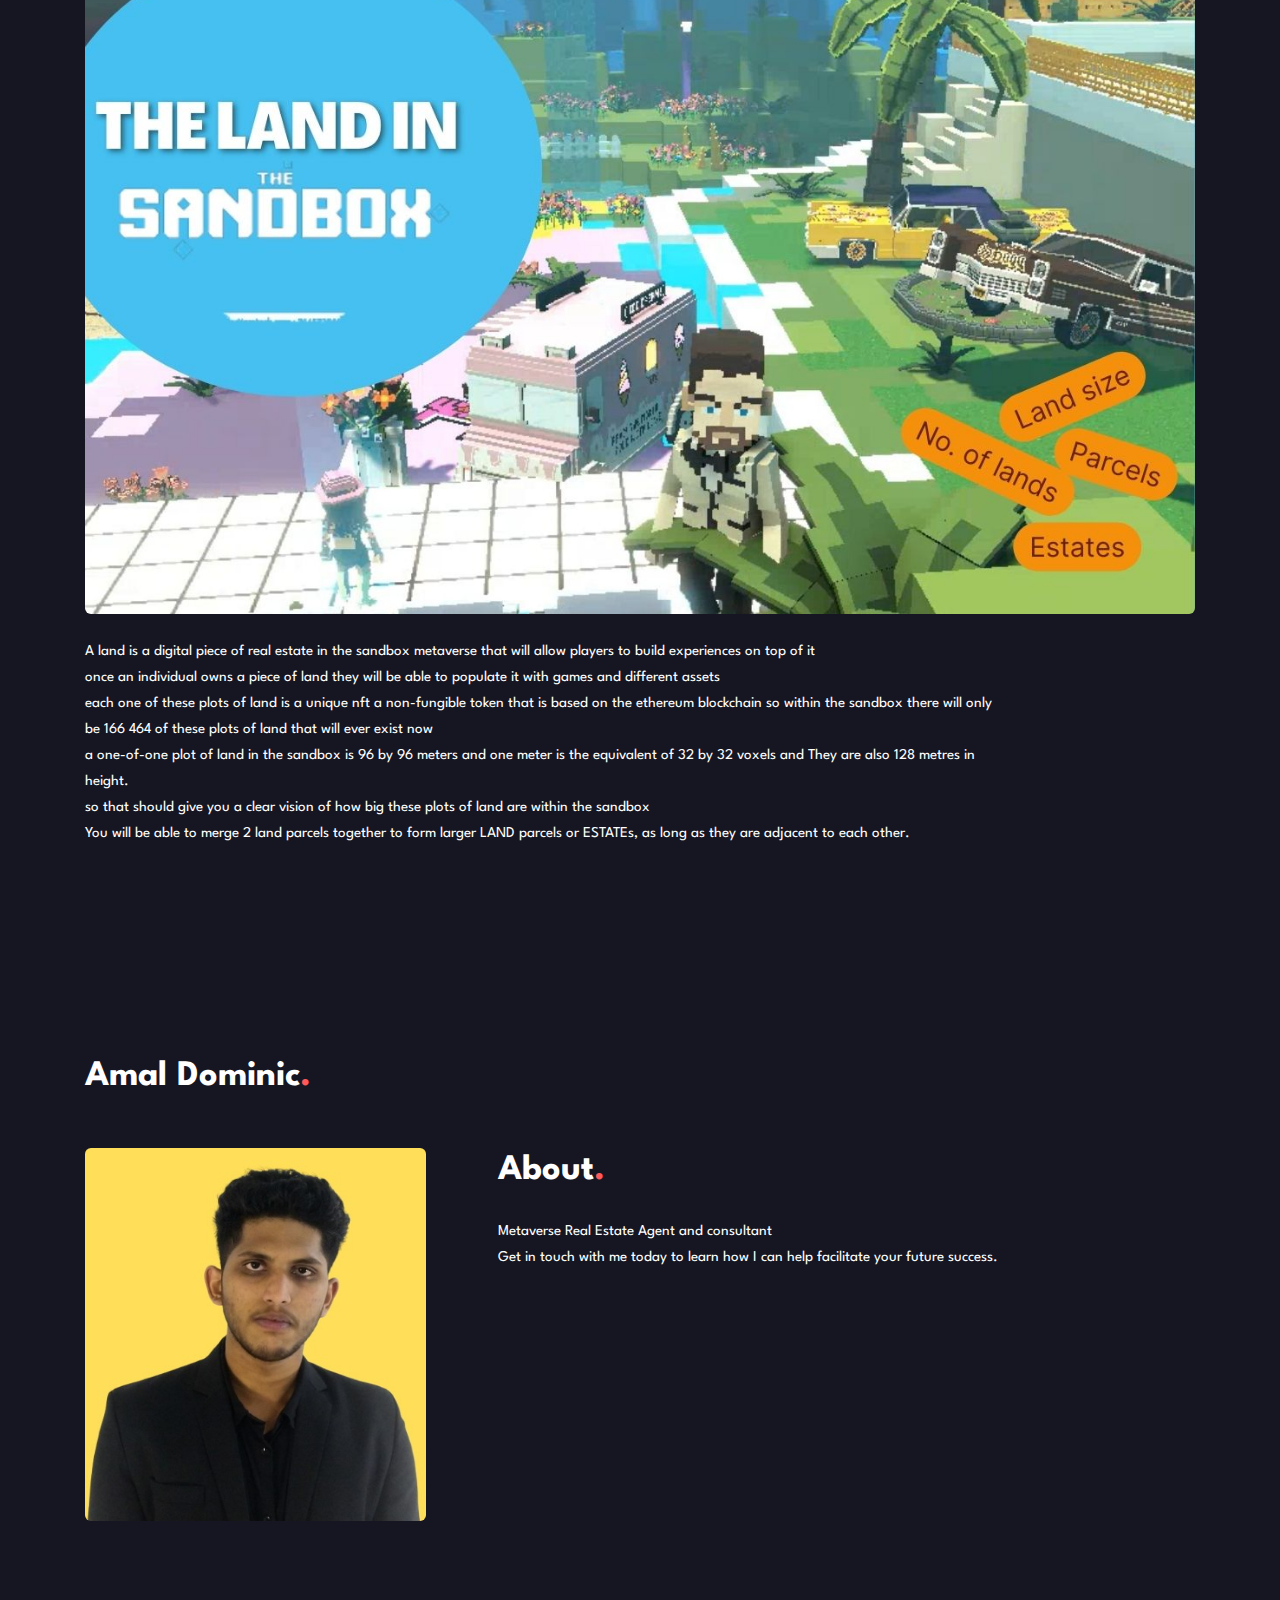
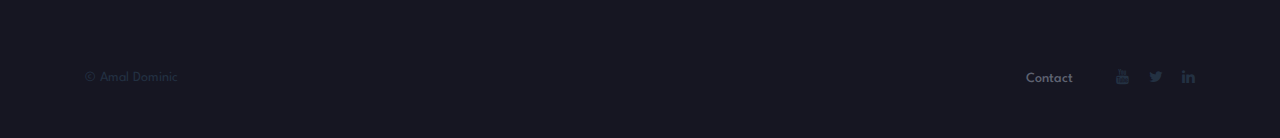
<file: blog/sandbox.html>
<!doctype html>
<html lang="zxx">

<head>
  <!-- Required meta tags -->
  <meta charset="utf-8">
  <meta name="viewport" content="width=device-width, initial-scale=1, shrink-to-fit=no">
  <title>Amal Dominic the metaverse Real-estate agent and consultant</title>
  <link rel="icon" type="image/x-icon" href="assets/images/amalimage.jpg">
  <!-- Template CSS -->
  <link rel="stylesheet" href="assets/css/style-starter.css">
  <!-- Template CSS -->
  <link href="//fonts.googleapis.com/css?family=Spartan:400,500,600,700,900&display=swap" rel="stylesheet">
  <!-- Template CSS -->

</head>

<body>
  <section class="w3l-banner-main w3l-inner-page-main">
    <div class="breadcrumb-infhny">
      <header id="site-header" class="header-top">
        <nav class="navbar navbar-expand-lg shift " id="header">
          <a class="navbar-brand" href="index.html">
            Amal Dominic<span class="dot-1">.</span>
          </a>
          <button class="navbar-toggler bg-gradient" type="button" data-toggle="collapse"
            data-target="#navbarTogglerDemo02" aria-controls="navbarTogglerDemo02" aria-expanded="false"
            aria-label="Toggle navigation"><span class="navbar-toggler-icon fa fa-bars"> </span>
          </button>

          <div class="collapse navbar-collapse" id="navbarTogglerDemo02">
            <ul class="navbar-nav ml-auto">
             
              <li class="nav-item">
                <a class="nav-link effect-3" href="https://www.linkedin.com/in/amal-dominic-56a10624b">Contact</a>
              </li>
            </ul>

          </div>
        </nav>
      </header>

    </div>

  </section>

 <section class="w3l-services-6-main">
    <div class="services-6 py-5">
      <div class="container py-lg-5">

        <h3 class="hny-title">What is Sandbox metaverse<span class="dot-1">.</span></h3>
        <div class="content-photo-grids row mt-lg-5 mt-4">
          <div class="photo-6-inf-left col-12">
            <a href="https://youtu.be/SvNFEoEKRAk"><img src="assets/images/whatissandbox (2).jpg" class="img img-fluid" alt=""></a>
          </div><br>
          <div class="photo-6-inf-right col-10"><br>

           
            <p>The sandbox is a  virtual metaverse where players can play  build own and monetize their experiences  <br>
                they empower artists creators and  players to build the platform they have  always envisioned providing the means to  unleash their creativity within the game  of the sandbox <br>
                there will be a ton of  different experiences that users will be  able to play these experiences can  include games events parties other  little adventures that will be able to  be played 
                within the sandbox all the  experiences that will be made available  within the sandbox will be created by  the users playing it <br><br>
                this is what they call user generated content so the users  are the builders building out the games  building out the events building out the  structures that will be located within  the sandbox 
                this is one of the very  early startups of what a metaverse will  end up being here in the future <br>
                it is a  voxelized version of the metaverse as  you can see which kind of looks similar  to what minecraft looks like but the  difference here is that this is created  on the blockchain <br>
                and all the assets  that will be available within this game  such as the avatars the in-game assets  such as swords clothing as well as the  land and structures you will see will <br>
                be nfts and that provides true digital  ownership of your assets </p>
                
             
              


          </div>


        </div>

      </div>
    </div>
    </div>
  </section>
  <section class="w3l-services-6-main">
    <div class="services-6 py-5">
      <div class="container py-lg-5">

        <h3 class="hny-title">Land details<span class="dot-1">.</span></h3>
        <div class="content-photo-grids row mt-lg-5 mt-4">
          <div class="photo-6-inf-left col-12">
            <a href="https://youtu.be/0jTJJZh9r8g"><img src="assets/images/whatistheland.jpg" class="img img-fluid" alt=""></a>
          </div><br>
          <div class="photo-6-inf-right col-10"><br>

           
            <p>A land is a digital piece of real estate  in the sandbox metaverse that will allow  players to build experiences on top of  it <br>
                once an individual owns a piece of  land they will be able to populate it  with games and different assets <br>
                each one  of these plots of land is a unique nft a  non-fungible token that is based on the  ethereum blockchain 
                so within the sandbox there  will only be 166  464 of these plots of land that will  ever exist now <br>
                a one-of-one plot of land  in the sandbox is 96 by 96 meters and  one meter is the equivalent of 32 by 32  voxels and They are also 128 metres in height. <br>
                
                so that should give you a clear  vision of how big these plots of land  are within the sandbox <br>
                
                You will be able to merge 2 land parcels together to form larger LAND parcels or ESTATEs, as long as they are adjacent to each other. </p>
              


          </div>


        </div>

      </div>
    </div>
    </div>
  </section>

  <section class="w3l-services-6-main">
    <div class="services-6 py-5">
      <div class="container py-lg-5">

        <h3 class="hny-title">Amal Dominic<span class="dot-1">.</span></h3>
        <div class="content-photo-grids row mt-lg-5 mt-4">
          <div class="photo-6-inf-left col-lg-4 pr-lg-4">
            <img src="assets/images/amalimage.jpg" class="img-fluid" alt="">
          </div>
          <div class="photo-6-inf-right col-lg-8 text-left pl-lg-5">

            <h3 class="hny-title">
              About<span class="dot-1">.</span></h3>
            <p>Metaverse Real Estate Agent and consultant
              
              <br>Get in touch with me today to learn how I can help facilitate your future success.


          </div>


        </div>

      </div>
    </div>
    </div>
  </section>



  <footer class="w3l-footer-16">
    <div class="footer-content py-lg-5 py-4 text-center">
      <div class="container">
        <div class="row copy-right">
          <div class="col-lg-6 footer-left text-lg-left text-center">
            <h6>© Amal Dominic <span class="" aria-hidden="true"></span>  <a href="https://w3layouts.com/"
                target="_blank">
                </a></h6>
          </div>
          <div class="col-lg-6 footer-right text-lg-right text-center">
            <ul class="footer-gd-16">

              <li><a href="https://www.linkedin.com/in/amal-dominic-56a10624b">Contact</a></li>
            </ul>
            <div class="share-icons-footer ml-lg-4">
              <a href="https://www.youtube.com/channel/UCYqoUGqP69M6YYbN-kGpf9A"><span class="fa fa-youtube"></span></a>
              <a href="https://twitter.com/amal_dominic_"><span class="fa fa-twitter"></span></a>
              <a href="https://www.linkedin.com/in/amal-dominic-56a10624b"><span class="fa fa-linkedin"></span></a>
            </div>
          </div>
        </div>
        <button onclick="topFunction()" id="movetop" title="Go to top">
          <span class="fa fa-angle-up"></span>
        </button>
      </div>
    </div>

    <!-- move top -->
    <script>
      // When the user scrolls down 20px from the top of the document, show the button
      window.onscroll = function () {
        scrollFunction()
      };

      function scrollFunction() {
        if (document.body.scrollTop > 20 || document.documentElement.scrollTop > 20) {
          document.getElementById("movetop").style.display = "block";
        } else {
          document.getElementById("movetop").style.display = "none";
        }
      }

      // When the user clicks on the button, scroll to the top of the document
      function topFunction() {
        document.body.scrollTop = 0;
        document.documentElement.scrollTop = 0;
      }
    </script>
    <!-- //move top -->
    <script>
      $(function () {
        $('.navbar-toggler').click(function () {
          $('body').toggleClass('noscroll');
        })
      });
    </script>
  </footer>
  <!-- //footer -->
</body>

</html>

<script src="assets/js/jquery-3.3.1.min.js"></script>
<!-- disable body scroll which navbar is in active -->
<script>
  $(function () {
    $('.navbar-toggler').click(function () {
      $('body').toggleClass('noscroll');
    })
  });
</script>
<!--/MENU-JS-->
<script>

  $(window).on("scroll", function () {
    var scroll = $(window).scrollTop();

    if (scroll >= 80) {
      $("#site-header").addClass("nav-fixed");
    } else {
      $("#site-header").removeClass("nav-fixed");
    }
  });

  //Main navigation Active Class Add Remove
  $(".navbar-toggler").on("click", function () {
    $("header").toggleClass("active");
  });
  $(document).on("ready", function () {
    if ($(window).width() > 991) {
      $("header").removeClass("active");
    }
    $(window).on("resize", function () {
      if ($(window).width() > 991) {
        $("header").removeClass("active");
      }
    });
  });
</script>
<!--//MENU-JS-->

<!-- disable body scroll which navbar is in active -->
<!-- //jQuery-Photo-filter-lightbox-portfolio-plugin -->
<script src="assets/js/bootstrap.min.js"></script>
</file>
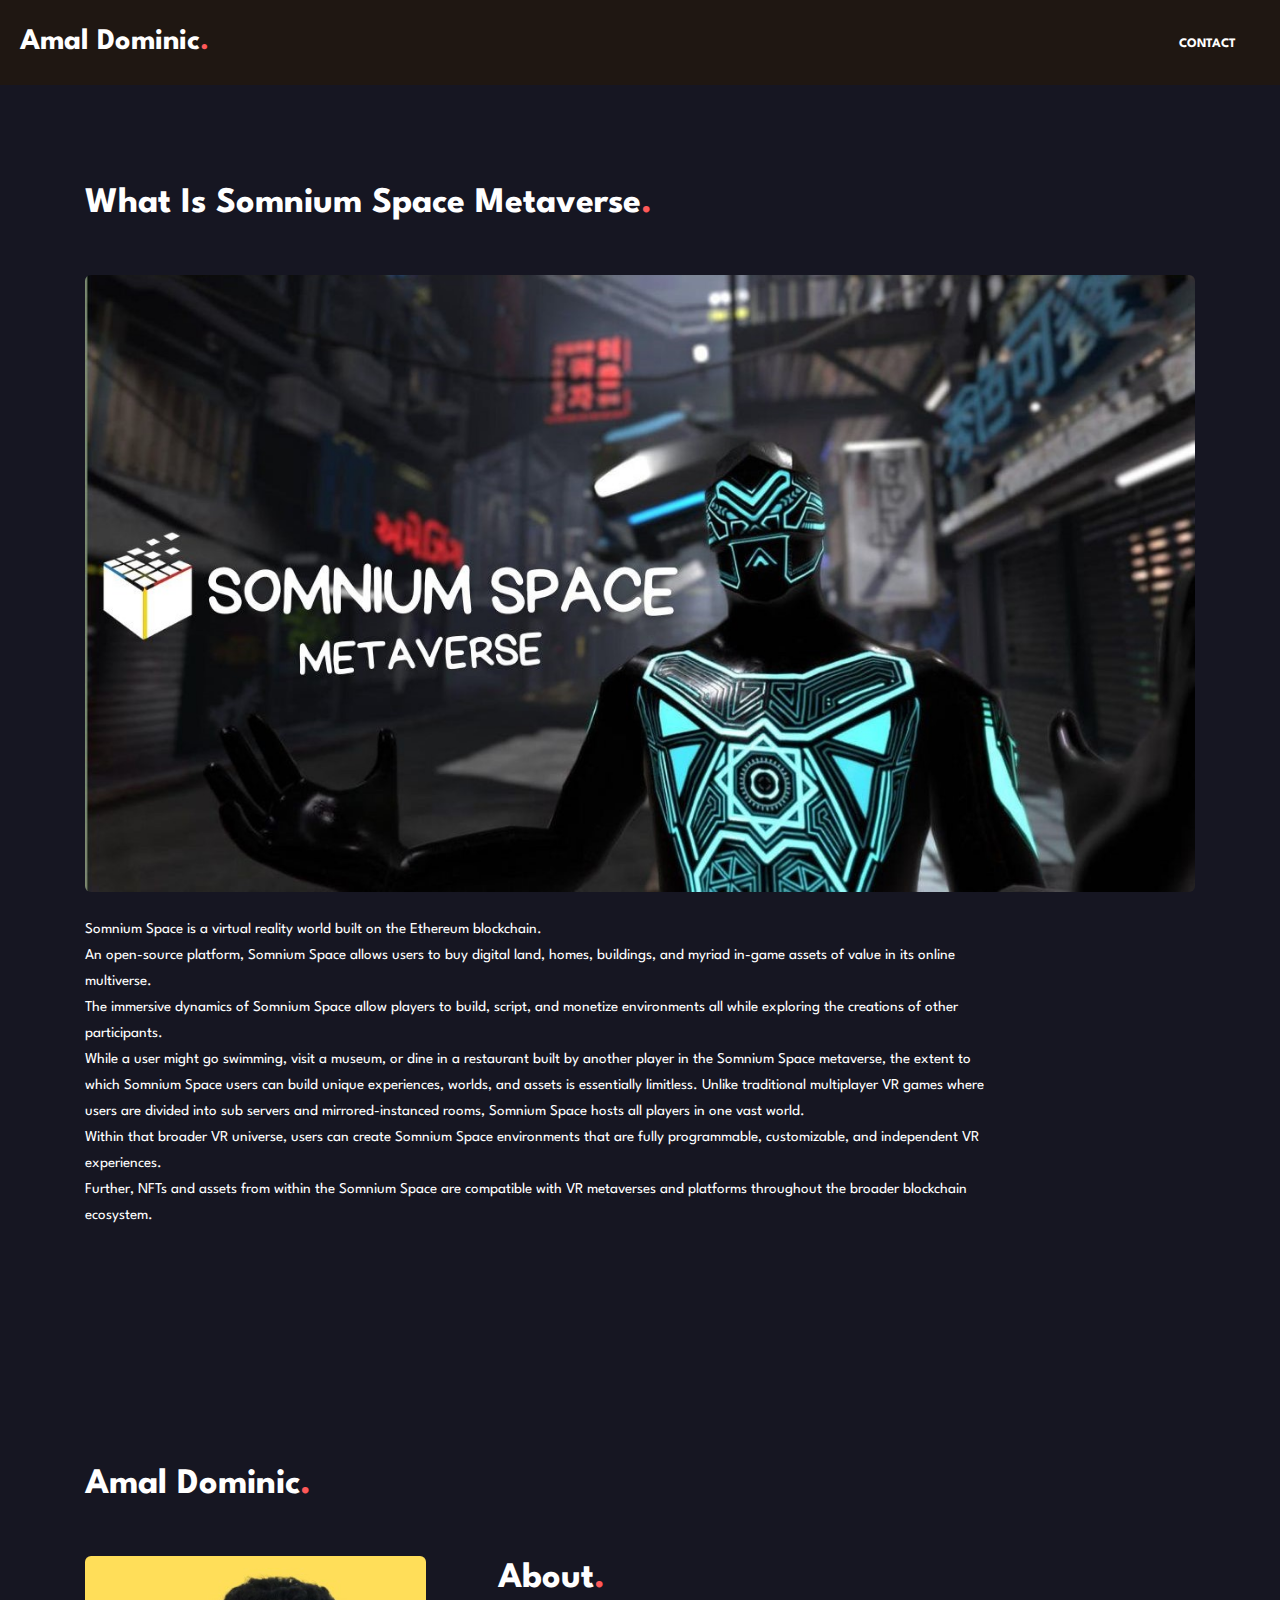
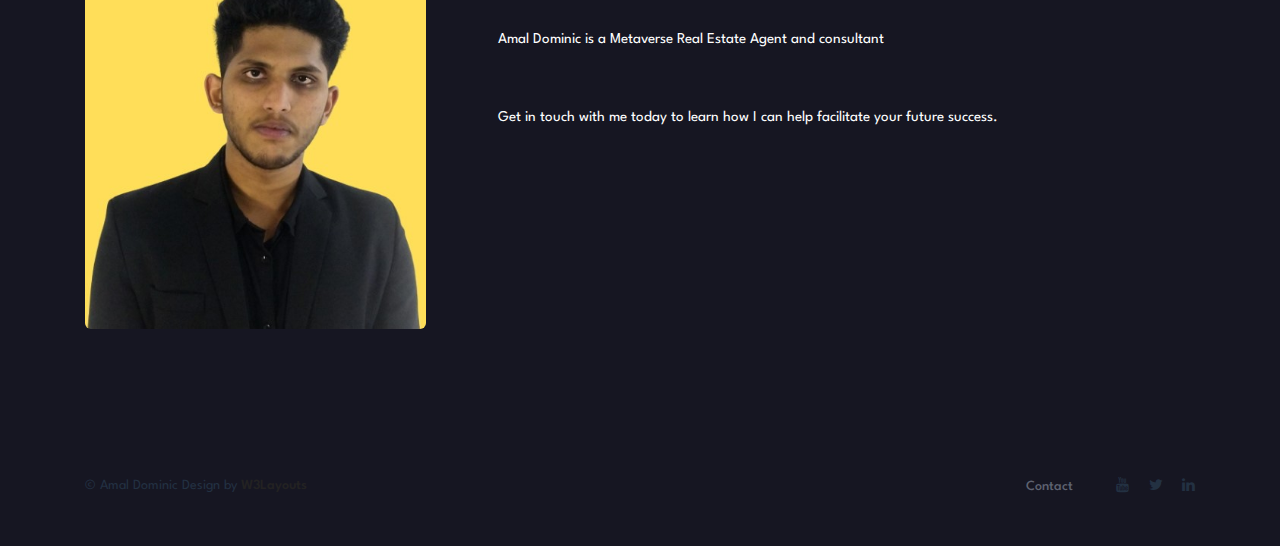
<file: blog/somniumspace.html>
<!doctype html>
<html lang="zxx">

<head>
  <!-- Required meta tags -->
  <meta charset="utf-8">
  <meta name="viewport" content="width=device-width, initial-scale=1, shrink-to-fit=no">
  <title>Amal Dominic the metaverse Real-estate agent and consultant</title>
  <link rel="icon" type="image/x-icon" href="assets/images/amalimage.jpg">
  <!-- Template CSS -->
  <link rel="stylesheet" href="assets/css/style-starter.css">
  <!-- Template CSS -->
  <link href="//fonts.googleapis.com/css?family=Spartan:400,500,600,700,900&display=swap" rel="stylesheet">
  <!-- Template CSS -->

</head>

<body>
  <section class="w3l-banner-main w3l-inner-page-main">
    <div class="breadcrumb-infhny">
      <header id="site-header" class="header-top">
        <nav class="navbar navbar-expand-lg shift " id="header">
          <a class="navbar-brand" href="index.html">
            Amal Dominic<span class="dot-1">.</span>
          </a>
          <button class="navbar-toggler bg-gradient" type="button" data-toggle="collapse"
            data-target="#navbarTogglerDemo02" aria-controls="navbarTogglerDemo02" aria-expanded="false"
            aria-label="Toggle navigation"><span class="navbar-toggler-icon fa fa-bars"> </span>
          </button>

          <div class="collapse navbar-collapse" id="navbarTogglerDemo02">
            <ul class="navbar-nav ml-auto">
             
              <li class="nav-item">
                <a class="nav-link effect-3" href="https://www.linkedin.com/in/amal-dominic-56a10624b">Contact</a>
              </li>
            </ul>

          </div>
        </nav>
      </header>

    </div>

  </section>

 <section class="w3l-services-6-main">
    <div class="services-6 py-5">
      <div class="container py-lg-5">

        <h3 class="hny-title">what is somnium space metaverse<span class="dot-1">.</span></h3>
        <div class="content-photo-grids row mt-lg-5 mt-4">
          <div class="photo-6-inf-left col-12">
            <a href="https://youtu.be/wxjlQL2lqrE"><img src="assets/images/somniumspace.jpg" class="img img-fluid"
              alt=""></a>
          </div><br>
          <div class="photo-6-inf-right col-10"><br>

           
            <p>Somnium Space is a virtual reality world built on the Ethereum blockchain.<br> An open-source platform, 
Somnium Space allows users to buy digital land, homes, buildings, and myriad in-game assets of value in its online multiverse. <br>
The immersive dynamics of Somnium Space allow players to build, script, and monetize environments all while exploring the creations of other participants. <br>
While a user might go swimming, visit a museum, or dine in a restaurant built by another player in the Somnium Space metaverse, the extent to which Somnium Space users can build unique experiences, worlds, and assets is essentially limitless.
Unlike traditional multiplayer VR games where users are divided into sub servers and mirrored-instanced rooms, Somnium Space hosts all players in one vast world.<br> 
Within that broader VR universe, users can create Somnium Space environments that are fully programmable, customizable, and independent VR experiences. <br>
Further, NFTs and assets from within the Somnium Space are compatible with VR metaverses and platforms throughout the broader blockchain ecosystem.<br><br>
             
              


          </div>


        </div>

      </div>
    </div>
    </div>
  </section>

  <section class="w3l-services-6-main">
    <div class="services-6 py-5">
      <div class="container py-lg-5">

        <h3 class="hny-title">Amal Dominic<span class="dot-1">.</span></h3>
        <div class="content-photo-grids row mt-lg-5 mt-4">
          <div class="photo-6-inf-left col-lg-4 pr-lg-4">
            <img src="assets/images/amalimage.jpg" class="img-fluid" alt="">
          </div>
          <div class="photo-6-inf-right col-lg-8 text-left pl-lg-5">

            <h3 class="hny-title">
              About<span class="dot-1">.</span></h3>
            <p>Amal Dominic is a Metaverse Real Estate Agent and consultant<br><br>
              <br>Get in touch with me today to learn how I can help facilitate your future success.


          </div>


        </div>

      </div>
    </div>
    </div>
  </section>



  <footer class="w3l-footer-16">
    <div class="footer-content py-lg-5 py-4 text-center">
      <div class="container">
        <div class="row copy-right">
          <div class="col-lg-6 footer-left text-lg-left text-center">
            <h6>© Amal Dominic <span class="" aria-hidden="true"></span> Design by <a href="https://w3layouts.com/"
                target="_blank">
                W3Layouts</a></h6>
          </div>
          <div class="col-lg-6 footer-right text-lg-right text-center">
            <ul class="footer-gd-16">

              <li><a href="https://www.linkedin.com/in/amal-dominic-56a10624b">Contact</a></li>
            </ul>
            <div class="share-icons-footer ml-lg-4">
              <a href="https://www.youtube.com/channel/UCYqoUGqP69M6YYbN-kGpf9A"><span class="fa fa-youtube"></span></a>
              <a href="https://twitter.com/amal_dominic_"><span class="fa fa-twitter"></span></a>
              <a href="https://www.linkedin.com/in/amal-dominic-56a10624b"><span class="fa fa-linkedin"></span></a>
            </div>
          </div>
        </div>
        <button onclick="topFunction()" id="movetop" title="Go to top">
          <span class="fa fa-angle-up"></span>
        </button>
      </div>
    </div>

    <!-- move top -->
    <script>
      // When the user scrolls down 20px from the top of the document, show the button
      window.onscroll = function () {
        scrollFunction()
      };

      function scrollFunction() {
        if (document.body.scrollTop > 20 || document.documentElement.scrollTop > 20) {
          document.getElementById("movetop").style.display = "block";
        } else {
          document.getElementById("movetop").style.display = "none";
        }
      }

      // When the user clicks on the button, scroll to the top of the document
      function topFunction() {
        document.body.scrollTop = 0;
        document.documentElement.scrollTop = 0;
      }
    </script>
    <!-- //move top -->
    <script>
      $(function () {
        $('.navbar-toggler').click(function () {
          $('body').toggleClass('noscroll');
        })
      });
    </script>
  </footer>
  <!-- //footer -->
</body>

</html>

<script src="assets/js/jquery-3.3.1.min.js"></script>
<!-- disable body scroll which navbar is in active -->
<script>
  $(function () {
    $('.navbar-toggler').click(function () {
      $('body').toggleClass('noscroll');
    })
  });
</script>
<!--/MENU-JS-->
<script>

  $(window).on("scroll", function () {
    var scroll = $(window).scrollTop();

    if (scroll >= 80) {
      $("#site-header").addClass("nav-fixed");
    } else {
      $("#site-header").removeClass("nav-fixed");
    }
  });

  //Main navigation Active Class Add Remove
  $(".navbar-toggler").on("click", function () {
    $("header").toggleClass("active");
  });
  $(document).on("ready", function () {
    if ($(window).width() > 991) {
      $("header").removeClass("active");
    }
    $(window).on("resize", function () {
      if ($(window).width() > 991) {
        $("header").removeClass("active");
      }
    });
  });
</script>
<!--//MENU-JS-->

<!-- disable body scroll which navbar is in active -->
<!-- //jQuery-Photo-filter-lightbox-portfolio-plugin -->
<script src="assets/js/bootstrap.min.js"></script>
</file>
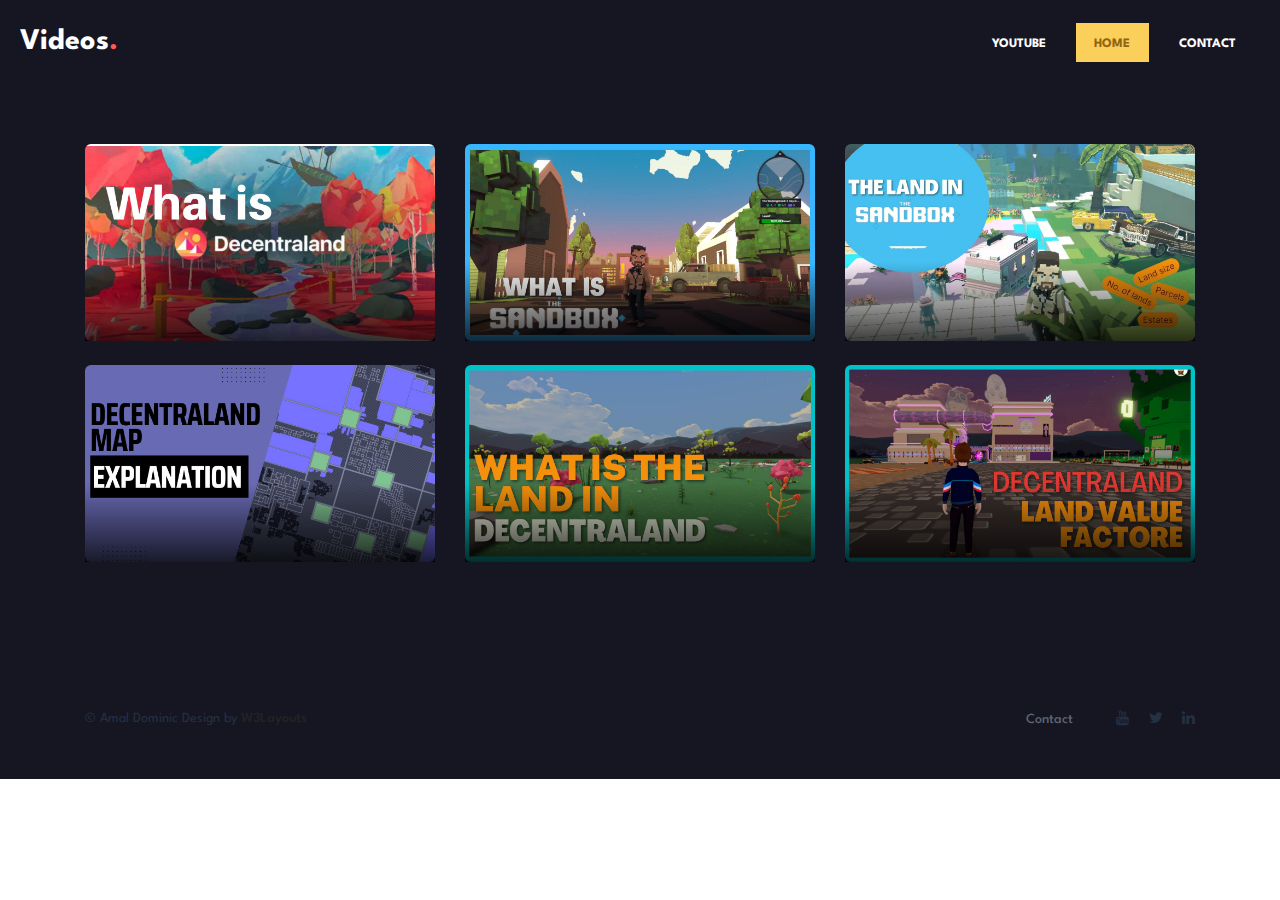
<file: videos/videoindex.html>
<!doctype html>
<html lang="zxx">

<head>
    <!-- Required meta tags -->
    <meta charset="utf-8">
    <meta name="viewport" content="width=device-width, initial-scale=1, shrink-to-fit=no">
    <title>Amal Dominic the metaverse Real-estate consultant</title>
    <link rel="icon" type="image/x-icon" href="assets/images/amal dp.jpg">
    <!-- Template CSS -->
    <link rel="stylesheet" href="assets/css/style-starter.css">
    <!-- Template CSS -->
    <link href="//fonts.googleapis.com/css?family=Spartan:400,500,600,700,900&display=swap" rel="stylesheet">
    <!-- Template CSS -->

</head>

<body>
    <!-- /Homepage-->
    <section class="w3l-banner-main">
        <!-- //Header -->
        <section class="banner-main-inf" id="section07">
            <header id="site-header" class="header-top">
                <nav class="navbar navbar-expand-lg shift " id="header">
                    <a class="navbar-brand" href="">
                        Videos<span class="dot-1">.</span>
                    </a>
                    <button class="navbar-toggler bg-gradient" type="button" data-toggle="collapse"
                        data-target="#navbarTogglerDemo02" aria-controls="navbarTogglerDemo02" aria-expanded="false"
                        aria-label="Toggle navigation"><span class="navbar-toggler-icon fa fa-bars"> </span>
                    </button>

                    <div class="collapse navbar-collapse" id="navbarTogglerDemo02">
                        <ul class="navbar-nav ml-auto">

                            <li class="nav-item">
                                <a class="nav-link effect-3" href="https://www.youtube.com/channel/UCYqoUGqP69M6YYbN-kGpf9A">Youtube</a>
                              </li>

                            <li class="nav-item active">
                                <a class="nav-link" href="index.html">Home</a>
                            </li>
                            <li class="nav-item">
                                <a class="nav-link effect-3" href="https://www.linkedin.com/in/amal-dominic-56a10624b">Contact</a>
                            </li>




                        </ul>

                    </div>
                </nav>
            </header>
            <!-- //Header -->
            <!--/banner-content-->

            <section class="blog-slider">
                <div class="blog-slider-inner py-5">
                    <div class="container py-lg-5">
                        <h3 class="hny-title two">
                            <span class="dot-1"></span></h3>
                        <div class="row inner-sec-w3layouts mt-4">
                            <div class="col-lg-4 col-md-6 content-left-sec blog-slide-grid mt-4">
                                <div class="blog-slide-img">
                                    <a href="https://youtu.be/wU7f8QDdaZ0"><img src="assets/images/What is (1).jpg" class="img img-fluid" alt=""></a>
                                </div>
                                
                            </div>
                            <div class="col-lg-4 col-md-6 content-left-sec blog-slide-grid mt-4">
                                <div class="blog-slide-img">
                                    <a href="https://youtu.be/SvNFEoEKRAk"><img src="assets/images/whatissandbox (2).jpg" class="img img-fluid" alt=""></a>
                                </div>
                                
                            </div>
                            <div class="col-lg-4 col-md-6 content-left-sec blog-slide-grid mt-4">
                                <div class="blog-slide-img">
                                    <a href="https://youtu.be/0jTJJZh9r8g"><img src="assets/images/whatistheland.jpg" class="img img-fluid" alt=""></a>
                                </div>
                                
                            </div>
                            <div class="col-lg-4 col-md-6 content-left-sec blog-slide-grid mt-4">
                                <div class="blog-slide-img">
                                    <a href="https://youtu.be/jPIEzh2MUWU"><img src="assets/images/decentralandmapexpla.png" class="img img-fluid" alt=""></a>
                                </div>
                                
                            </div>
                            <div class="col-lg-4 col-md-6 content-left-sec blog-slide-grid mt-4">
                                <div class="blog-slide-img">
                                    <a href="https://youtu.be/9SEHPEez48s"><img src="assets/images/whatecentralandland.jpg" class="img img-fluid" alt=""></a>
                                </div>
                                
                            </div>
            
                            <div class="col-lg-4 col-md-6 content-left-sec blog-slide-grid mt-4">
                                <div class="blog-slide-img">
                                    <a href="https://youtu.be/_auHNcxh-TY"><img src="assets/images/decentralandvaluefactors.jpg" class="img img-fluid" alt=""></a>
                                </div>
                                
                            </div>


                        </div>
                    </div>
                </div>
            </section>



            <!-- footer -->
            <footer class="w3l-footer-16">
                <div class="footer-content py-lg-5 py-4 text-center">
                    <div class="container">
                        <div class="row copy-right">
                            <div class="col-lg-6 footer-left text-lg-left text-center">
                                <h6>© Amal Dominic <span class="" aria-hidden="true"></span> Design by <a
                                        href="https://w3layouts.com/" target="_blank">
                                        W3Layouts</a></h6>
                            </div>
                            <div class="col-lg-6 footer-right text-lg-right text-center">
                                <ul class="footer-gd-16">

                                    <li><a href="https://www.linkedin.com/in/amal-dominic-56a10624b">Contact</a></li>
                                </ul>
                                <div class="share-icons-footer ml-lg-4">
                                    <a href="https://www.youtube.com/channel/UCYqoUGqP69M6YYbN-kGpf9A"><span
                                            class="fa fa-youtube"></span></a>
                                    <a href="https://twitter.com/amal_dominic_"><span class="fa fa-twitter"></span></a>
                                    <a href="https://www.linkedin.com/in/amal-dominic-56a10624b"><span
                                            class="fa fa-linkedin"></span></a>
                                </div>
                            </div>
                        </div>
                        <button onclick="topFunction()" id="movetop" title="Go to top">
                            <span class="fa fa-angle-up"></span>
                        </button>
                    </div>
                </div>

                <!-- move top -->
                <script>
                    // When the user scrolls down 20px from the top of the document, show the button
                    window.onscroll = function () {
                        scrollFunction()
                    };

                    function scrollFunction() {
                        if (document.body.scrollTop > 20 || document.documentElement.scrollTop > 20) {
                            document.getElementById("movetop").style.display = "block";
                        } else {
                            document.getElementById("movetop").style.display = "none";
                        }
                    }

                    // When the user clicks on the button, scroll to the top of the document
                    function topFunction() {
                        document.body.scrollTop = 0;
                        document.documentElement.scrollTop = 0;
                    }
                </script>
                <!-- //move top -->
                <script>
                    $(function () {
                        $('.navbar-toggler').click(function () {
                            $('body').toggleClass('noscroll');
                        })
                    });
                </script>
            </footer>
            <!-- //footer -->
</body>

</html>

<script src="assets/js/jquery-3.3.1.min.js"></script>
<!-- disable body scroll which navbar is in active -->

<!--//-->
<script>
    $(function () {
        $('.navbar-toggler').click(function () {
            $('body').toggleClass('noscroll');
        })
    });
</script>
<!--/scroll-down-JS-->
<script>
    $(function () {
        $('a[href*=#]').on('click', function (e) {
            e.preventDefault();
            $('html, body').animate({
                scrollTop: $($(this).attr('href')).offset().top
            }, 500, 'linear');
        });
    });
</script>
<!--//scroll-down-JS-->
<!-- /typig-text-->
<script>
    const typedTextSpan = document.querySelector(".typed-text");
    const cursorSpan = document.querySelector(".cursor");

    const textArray = ["UI Designer", 'UX Designer', 'Web Designer'];
    const typingDelay = 200;
    const erasingDelay = 10;
    const newTextDelay = 100; // Delay between current and next text
    let textArrayIndex = 0;
    let charIndex = 0;

    function type() {
        if (charIndex < textArray[textArrayIndex].length) {
            if (!cursorSpan.classList.contains("typing")) cursorSpan.classList.add("typing");
            typedTextSpan.textContent += textArray[textArrayIndex].charAt(charIndex);
            charIndex++;
            setTimeout(type, typingDelay);
        } else {
            cursorSpan.classList.remove("typing");
            setTimeout(erase, newTextDelay);
        }
    }

    function erase() {
        if (charIndex > 0) {
            // add class 'typing' if there's none
            if (!cursorSpan.classList.contains("typing")) {
                cursorSpan.classList.add("typing");
            }
            typedTextSpan.textContent = textArray[textArrayIndex].substring(0, 0);
            charIndex--;
            setTimeout(erase, erasingDelay);
        } else {
            cursorSpan.classList.remove("typing");
            textArrayIndex++;
            if (textArrayIndex >= textArray.length) textArrayIndex = 0;
            setTimeout(type, typingDelay);
        }
    }

    document.addEventListener("DOMContentLoaded", function () { // On DOM Load initiate the effect
        if (textArray.length) setTimeout(type, newTextDelay + 250);
    });
</script>
<!-- //typig-text-->
<!-- for blog carousel slider -->
<script src="assets/js/owl.carousel1.js"></script>
<script>
    $(document).ready(function () {
        $("#owl-demo2").owlCarousel({
            items: 1,
            lazyLoad: true,
            autoPlay: true,
            navigation: false,
            navigationText: ["", ""],
            rewindNav: false,
            scrollPerPage: true,
            pagination: false,
            paginationNumbers: false,

        })
    })
</script>


<!-- //for blog carousel slider -->
<!-- jQuery-Photo-filter-lightbox-portfolio-plugin -->
<script src="assets/js/jquery-1.7.2.js"></script>
<script src="assets/js/jquery.quicksand.js"></script>
<script src="assets/js/script.js"></script>
<script src="assets/js/jquery.prettyPhoto.js"></script>
<!-- //jQuery-Photo-filter-lightbox-portfolio-plugin -->

<script src="assets/js/bootstrap.min.js"></script>
</file>
<file: blog/assets/css/style-starter.css>
/*
Author: W3layouts
Author URL: http://w3layouts.com
 */
@charset "UTF-8";

html {
  scroll-behavior: smooth;
}

h1,
h2,
h3,
h4,
h5,
h6 {
  font-family: 'Spartan', sans-serif;
  font-weight: 700;
}

body,
body a,
body li,
body p,
.btn,
input {
  font-family: 'Spartan', sans-serif;
}

body p {
  line-height: 26px;
  font-weight: 400;
  font-size: 15px;
}

ol,
ul,
dl {
  margin-top: 0;
  margin-bottom: 0rem;
  padding: 0;
}

.form-control:focus {
  box-shadow: none !important;
}

body a:hover {
  color: #ff5959;
  transition: 0.3s ease;
}

body input,
button,
.btn,
textarea {
  border-radius: 6px;
  font-family: 'Spartan', sans-serif;
}

body img {
  border-radius: 6px;
}

.noscroll {
  overflow: hidden;
}

h3.hny-title,
h3.hny-title.two {
  font-size: 36px;
  line-height: 46px;
  color: #ffffff;
  margin-bottom: 24px;
  text-transform: capitalize;
  font-weight: 700;
}

h3.hny-title.two {
  color: #fff;
}

span.dot-1 {
  color: #ff5959;
}

.read-more a {
  color: #ff5959;
  font-weight: 700;
  font-size: 16px;
}

.read-more a:hover {
  color: #4f9da6;
}

.read-more .more_text {
  margin-left: 0.7em;
  display: inline-block;
  vertical-align: middle;
  transition: color 0.3s ease;
}

.read-more .more_icon {
  display: inline-block;
  vertical-align: middle;
  width: 34px;
  height: 34px;
  line-height: 34px;
  text-align: center;
  color: #233142;
  background-color: #EEF2F6;
  transition: color 0.3s ease, background-color 0.3s ease, border-color 0.3s ease;
  border-radius: 50%;
}

span.red-color {
  color: #ff5959;
}

@media (max-width: 1280px) {

  h3.hny-title,
  h3.hny-title.two {
    font-size: 36px;
    line-height: 46px;
  }
}

@media (max-width: 991px) {

  h3.hny-title,
  h3.hny-title.two {
    font-size: 30px;
    line-height: 40px;
  }

  a.read-more-btn.btn {
    margin-top: 10px;
  }
}

@media (max-width: 480px) {

  h3.hny-title,
  h3.hny-title.two {
    font-size: 28px;
    line-height: 38px;
  }
}

@media (max-width: 440px) {

  h3.hny-title,
  h3.hny-title.two {
    font-size: 26px;
    line-height: 36px;
  }
}

/*!
 *  Font Awesome 4.7.0 by @davegandy - http://fontawesome.io - @fontawesome
 *  License - http://fontawesome.io/license (Font: SIL OFL 1.1, CSS: MIT License)
 */
/* FONT PATH
 * -------------------------- */
@font-face {
  font-family: 'FontAwesome';
  src: url("../fonts/fontawesome-webfont.eot?v=4.7.0");
  src: url("../fonts/fontawesome-webfont.eot?#iefix&v=4.7.0") format("embedded-opentype"), url("../fonts/fontawesome-webfont.woff2?v=4.7.0") format("woff2"), url("../fonts/fontawesome-webfont.woff?v=4.7.0") format("woff"), url("../fonts/fontawesome-webfont.ttf?v=4.7.0") format("truetype"), url("../fonts/fontawesome-webfont.svg?v=4.7.0#fontawesomeregular") format("svg");
  font-weight: normal;
  font-style: normal;
}

.fa {
  display: inline-block;
  font: normal normal normal 14px/1 FontAwesome;
  font-size: inherit;
  text-rendering: auto;
  -webkit-font-smoothing: antialiased;
  -moz-osx-font-smoothing: grayscale;
}

/* makes the font 33% larger relative to the icon container */
.fa-lg {
  font-size: 1.33333em;
  line-height: 0.75em;
  vertical-align: -15%;
}

.fa-2x {
  font-size: 2em;
}

.fa-3x {
  font-size: 3em;
}

.fa-4x {
  font-size: 4em;
}

.fa-5x {
  font-size: 5em;
}

.fa-fw {
  width: 1.28571em;
  text-align: center;
}

.fa-ul {
  padding-left: 0;
  margin-left: 2.14286em;
  list-style-type: none;
}

.fa-ul>li {
  position: relative;
}

.fa-li {
  position: absolute;
  left: -2.14286em;
  width: 2.14286em;
  top: 0.14286em;
  text-align: center;
}

.fa-li.fa-lg {
  left: -1.85714em;
}

.fa-border {
  padding: .2em .25em .15em;
  border: solid 0.08em #eee;
  border-radius: .1em;
}

.fa-pull-left {
  float: left;
}

.fa-pull-right {
  float: right;
}

.fa.fa-pull-left {
  margin-right: .3em;
}

.fa.fa-pull-right {
  margin-left: .3em;
}

/* Deprecated as of 4.4.0 */
.pull-right {
  float: right;
}

.pull-left {
  float: left;
}

.fa.pull-left {
  margin-right: .3em;
}

.fa.pull-right {
  margin-left: .3em;
}

.fa-spin {
  -webkit-animation: fa-spin 2s infinite linear;
  animation: fa-spin 2s infinite linear;
}

.fa-pulse {
  -webkit-animation: fa-spin 1s infinite steps(8);
  animation: fa-spin 1s infinite steps(8);
}

@-webkit-keyframes fa-spin {
  0% {
    transform: rotate(0deg);
  }

  100% {
    transform: rotate(359deg);
  }
}

@keyframes fa-spin {
  0% {
    transform: rotate(0deg);
  }

  100% {
    transform: rotate(359deg);
  }
}

.fa-rotate-90 {
  -ms-filter: "progid:DXImageTransform.Microsoft.BasicImage(rotation=1)";
  transform: rotate(90deg);
}

.fa-rotate-180 {
  -ms-filter: "progid:DXImageTransform.Microsoft.BasicImage(rotation=2)";
  transform: rotate(180deg);
}

.fa-rotate-270 {
  -ms-filter: "progid:DXImageTransform.Microsoft.BasicImage(rotation=3)";
  transform: rotate(270deg);
}

.fa-flip-horizontal {
  -ms-filter: "progid:DXImageTransform.Microsoft.BasicImage(rotation=0, mirror=1)";
  transform: scale(-1, 1);
}

.fa-flip-vertical {
  -ms-filter: "progid:DXImageTransform.Microsoft.BasicImage(rotation=2, mirror=1)";
  transform: scale(1, -1);
}

:root .fa-rotate-90,
:root .fa-rotate-180,
:root .fa-rotate-270,
:root .fa-flip-horizontal,
:root .fa-flip-vertical {
  -webkit-filter: none;
  filter: none;
}

.fa-stack {
  position: relative;
  display: inline-block;
  width: 2em;
  height: 2em;
  line-height: 2em;
  vertical-align: middle;
}

.fa-stack-1x,
.fa-stack-2x {
  position: absolute;
  left: 0;
  width: 100%;
  text-align: center;
}

.fa-stack-1x {
  line-height: inherit;
}

.fa-stack-2x {
  font-size: 2em;
}

.fa-inverse {
  color: #fff;
}

/* Font Awesome uses the Unicode Private Use Area (PUA) to ensure screen
   readers do not read off random characters that represent icons */
.fa-glass:before {
  content: "";
}

.fa-music:before {
  content: "";
}

.fa-search:before {
  content: "";
}

.fa-envelope-o:before {
  content: "";
}

.fa-heart:before {
  content: "";
}

.fa-star:before {
  content: "";
}

.fa-star-o:before {
  content: "";
}

.fa-user:before {
  content: "";
}

.fa-film:before {
  content: "";
}

.fa-th-large:before {
  content: "";
}

.fa-th:before {
  content: "";
}

.fa-th-list:before {
  content: "";
}

.fa-check:before {
  content: "";
}

.fa-remove:before,
.fa-close:before,
.fa-times:before {
  content: "";
}

.fa-search-plus:before {
  content: "";
}

.fa-search-minus:before {
  content: "";
}

.fa-power-off:before {
  content: "";
}

.fa-signal:before {
  content: "";
}

.fa-gear:before,
.fa-cog:before {
  content: "";
}

.fa-trash-o:before {
  content: "";
}

.fa-home:before {
  content: "";
}

.fa-file-o:before {
  content: "";
}

.fa-clock-o:before {
  content: "";
}

.fa-road:before {
  content: "";
}

.fa-download:before {
  content: "";
}

.fa-arrow-circle-o-down:before {
  content: "";
}

.fa-arrow-circle-o-up:before {
  content: "";
}

.fa-inbox:before {
  content: "";
}

.fa-play-circle-o:before {
  content: "";
}

.fa-rotate-right:before,
.fa-repeat:before {
  content: "";
}

.fa-refresh:before {
  content: "";
}

.fa-list-alt:before {
  content: "";
}

.fa-lock:before {
  content: "";
}

.fa-flag:before {
  content: "";
}

.fa-headphones:before {
  content: "";
}

.fa-volume-off:before {
  content: "";
}

.fa-volume-down:before {
  content: "";
}

.fa-volume-up:before {
  content: "";
}

.fa-qrcode:before {
  content: "";
}

.fa-barcode:before {
  content: "";
}

.fa-tag:before {
  content: "";
}

.fa-tags:before {
  content: "";
}

.fa-book:before {
  content: "";
}

.fa-bookmark:before {
  content: "";
}

.fa-print:before {
  content: "";
}

.fa-camera:before {
  content: "";
}

.fa-font:before {
  content: "";
}

.fa-bold:before {
  content: "";
}

.fa-italic:before {
  content: "";
}

.fa-text-height:before {
  content: "";
}

.fa-text-width:before {
  content: "";
}

.fa-align-left:before {
  content: "";
}

.fa-align-center:before {
  content: "";
}

.fa-align-right:before {
  content: "";
}

.fa-align-justify:before {
  content: "";
}

.fa-list:before {
  content: "";
}

.fa-dedent:before,
.fa-outdent:before {
  content: "";
}

.fa-indent:before {
  content: "";
}

.fa-video-camera:before {
  content: "";
}

.fa-photo:before,
.fa-image:before,
.fa-picture-o:before {
  content: "";
}

.fa-pencil:before {
  content: "";
}

.fa-map-marker:before {
  content: "";
}

.fa-adjust:before {
  content: "";
}

.fa-tint:before {
  content: "";
}

.fa-edit:before,
.fa-pencil-square-o:before {
  content: "";
}

.fa-share-square-o:before {
  content: "";
}

.fa-check-square-o:before {
  content: "";
}

.fa-arrows:before {
  content: "";
}

.fa-step-backward:before {
  content: "";
}

.fa-fast-backward:before {
  content: "";
}

.fa-backward:before {
  content: "";
}

.fa-play:before {
  content: "";
}

.fa-pause:before {
  content: "";
}

.fa-stop:before {
  content: "";
}

.fa-forward:before {
  content: "";
}

.fa-fast-forward:before {
  content: "";
}

.fa-step-forward:before {
  content: "";
}

.fa-eject:before {
  content: "";
}

.fa-chevron-left:before {
  content: "";
}

.fa-chevron-right:before {
  content: "";
}

.fa-plus-circle:before {
  content: "";
}

.fa-minus-circle:before {
  content: "";
}

.fa-times-circle:before {
  content: "";
}

.fa-check-circle:before {
  content: "";
}

.fa-question-circle:before {
  content: "";
}

.fa-info-circle:before {
  content: "";
}

.fa-crosshairs:before {
  content: "";
}

.fa-times-circle-o:before {
  content: "";
}

.fa-check-circle-o:before {
  content: "";
}

.fa-ban:before {
  content: "";
}

.fa-arrow-left:before {
  content: "";
}

.fa-arrow-right:before {
  content: "";
}

.fa-arrow-up:before {
  content: "";
}

.fa-arrow-down:before {
  content: "";
}

.fa-mail-forward:before,
.fa-share:before {
  content: "";
}

.fa-expand:before {
  content: "";
}

.fa-compress:before {
  content: "";
}

.fa-plus:before {
  content: "";
}

.fa-minus:before {
  content: "";
}

.fa-asterisk:before {
  content: "";
}

.fa-exclamation-circle:before {
  content: "";
}

.fa-gift:before {
  content: "";
}

.fa-leaf:before {
  content: "";
}

.fa-fire:before {
  content: "";
}

.fa-eye:before {
  content: "";
}

.fa-eye-slash:before {
  content: "";
}

.fa-warning:before,
.fa-exclamation-triangle:before {
  content: "";
}

.fa-plane:before {
  content: "";
}

.fa-calendar:before {
  content: "";
}

.fa-random:before {
  content: "";
}

.fa-comment:before {
  content: "";
}

.fa-magnet:before {
  content: "";
}

.fa-chevron-up:before {
  content: "";
}

.fa-chevron-down:before {
  content: "";
}

.fa-retweet:before {
  content: "";
}

.fa-shopping-cart:before {
  content: "";
}

.fa-folder:before {
  content: "";
}

.fa-folder-open:before {
  content: "";
}

.fa-arrows-v:before {
  content: "";
}

.fa-arrows-h:before {
  content: "";
}

.fa-bar-chart-o:before,
.fa-bar-chart:before {
  content: "";
}

.fa-twitter-square:before {
  content: "";
}

.fa-facebook-square:before {
  content: "";
}

.fa-camera-retro:before {
  content: "";
}

.fa-key:before {
  content: "";
}

.fa-gears:before,
.fa-cogs:before {
  content: "";
}

.fa-comments:before {
  content: "";
}

.fa-thumbs-o-up:before {
  content: "";
}

.fa-thumbs-o-down:before {
  content: "";
}

.fa-star-half:before {
  content: "";
}

.fa-heart-o:before {
  content: "";
}

.fa-sign-out:before {
  content: "";
}

.fa-linkedin-square:before {
  content: "";
}

.fa-thumb-tack:before {
  content: "";
}

.fa-external-link:before {
  content: "";
}

.fa-sign-in:before {
  content: "";
}

.fa-trophy:before {
  content: "";
}

.fa-github-square:before {
  content: "";
}

.fa-upload:before {
  content: "";
}

.fa-lemon-o:before {
  content: "";
}

.fa-phone:before {
  content: "";
}

.fa-square-o:before {
  content: "";
}

.fa-bookmark-o:before {
  content: "";
}

.fa-phone-square:before {
  content: "";
}

.fa-twitter:before {
  content: "";
}

.fa-facebook-f:before,
.fa-facebook:before {
  content: "";
}

.fa-github:before {
  content: "";
}

.fa-unlock:before {
  content: "";
}

.fa-credit-card:before {
  content: "";
}

.fa-feed:before,
.fa-rss:before {
  content: "";
}

.fa-hdd-o:before {
  content: "";
}

.fa-bullhorn:before {
  content: "";
}

.fa-bell:before {
  content: "";
}

.fa-certificate:before {
  content: "";
}

.fa-hand-o-right:before {
  content: "";
}

.fa-hand-o-left:before {
  content: "";
}

.fa-hand-o-up:before {
  content: "";
}

.fa-hand-o-down:before {
  content: "";
}

.fa-arrow-circle-left:before {
  content: "";
}

.fa-arrow-circle-right:before {
  content: "";
}

.fa-arrow-circle-up:before {
  content: "";
}

.fa-arrow-circle-down:before {
  content: "";
}

.fa-globe:before {
  content: "";
}

.fa-wrench:before {
  content: "";
}

.fa-tasks:before {
  content: "";
}

.fa-filter:before {
  content: "";
}

.fa-briefcase:before {
  content: "";
}

.fa-arrows-alt:before {
  content: "";
}

.fa-group:before,
.fa-users:before {
  content: "";
}

.fa-chain:before,
.fa-link:before {
  content: "";
}

.fa-cloud:before {
  content: "";
}

.fa-flask:before {
  content: "";
}

.fa-cut:before,
.fa-scissors:before {
  content: "";
}

.fa-copy:before,
.fa-files-o:before {
  content: "";
}

.fa-paperclip:before {
  content: "";
}

.fa-save:before,
.fa-floppy-o:before {
  content: "";
}

.fa-square:before {
  content: "";
}

.fa-navicon:before,
.fa-reorder:before,
.fa-bars:before {
  content: "";
}

.fa-list-ul:before {
  content: "";
}

.fa-list-ol:before {
  content: "";
}

.fa-strikethrough:before {
  content: "";
}

.fa-underline:before {
  content: "";
}

.fa-table:before {
  content: "";
}

.fa-magic:before {
  content: "";
}

.fa-truck:before {
  content: "";
}

.fa-pinterest:before {
  content: "";
}

.fa-pinterest-square:before {
  content: "";
}

.fa-google-plus-square:before {
  content: "";
}

.fa-google-plus:before {
  content: "";
}

.fa-money:before {
  content: "";
}

.fa-caret-down:before {
  content: "";
}

.fa-caret-up:before {
  content: "";
}

.fa-caret-left:before {
  content: "";
}

.fa-caret-right:before {
  content: "";
}

.fa-columns:before {
  content: "";
}

.fa-unsorted:before,
.fa-sort:before {
  content: "";
}

.fa-sort-down:before,
.fa-sort-desc:before {
  content: "";
}

.fa-sort-up:before,
.fa-sort-asc:before {
  content: "";
}

.fa-envelope:before {
  content: "";
}

.fa-linkedin:before {
  content: "";
}

.fa-rotate-left:before,
.fa-undo:before {
  content: "";
}

.fa-legal:before,
.fa-gavel:before {
  content: "";
}

.fa-dashboard:before,
.fa-tachometer:before {
  content: "";
}

.fa-comment-o:before {
  content: "";
}

.fa-comments-o:before {
  content: "";
}

.fa-flash:before,
.fa-bolt:before {
  content: "";
}

.fa-sitemap:before {
  content: "";
}

.fa-umbrella:before {
  content: "";
}

.fa-paste:before,
.fa-clipboard:before {
  content: "";
}

.fa-lightbulb-o:before {
  content: "";
}

.fa-exchange:before {
  content: "";
}

.fa-cloud-download:before {
  content: "";
}

.fa-cloud-upload:before {
  content: "";
}

.fa-user-md:before {
  content: "";
}

.fa-stethoscope:before {
  content: "";
}

.fa-suitcase:before {
  content: "";
}

.fa-bell-o:before {
  content: "";
}

.fa-coffee:before {
  content: "";
}

.fa-cutlery:before {
  content: "";
}

.fa-file-text-o:before {
  content: "";
}

.fa-building-o:before {
  content: "";
}

.fa-hospital-o:before {
  content: "";
}

.fa-ambulance:before {
  content: "";
}

.fa-medkit:before {
  content: "";
}

.fa-fighter-jet:before {
  content: "";
}

.fa-beer:before {
  content: "";
}

.fa-h-square:before {
  content: "";
}

.fa-plus-square:before {
  content: "";
}

.fa-angle-double-left:before {
  content: "";
}

.fa-angle-double-right:before {
  content: "";
}

.fa-angle-double-up:before {
  content: "";
}

.fa-angle-double-down:before {
  content: "";
}

.fa-angle-left:before {
  content: "";
}

.fa-angle-right:before {
  content: "";
}

.fa-angle-up:before {
  content: "";
}

.fa-angle-down:before {
  content: "";
}

.fa-desktop:before {
  content: "";
}

.fa-laptop:before {
  content: "";
}

.fa-tablet:before {
  content: "";
}

.fa-mobile-phone:before,
.fa-mobile:before {
  content: "";
}

.fa-circle-o:before {
  content: "";
}

.fa-quote-left:before {
  content: "";
}

.fa-quote-right:before {
  content: "";
}

.fa-spinner:before {
  content: "";
}

.fa-circle:before {
  content: "";
}

.fa-mail-reply:before,
.fa-reply:before {
  content: "";
}

.fa-github-alt:before {
  content: "";
}

.fa-folder-o:before {
  content: "";
}

.fa-folder-open-o:before {
  content: "";
}

.fa-smile-o:before {
  content: "";
}

.fa-frown-o:before {
  content: "";
}

.fa-meh-o:before {
  content: "";
}

.fa-gamepad:before {
  content: "";
}

.fa-keyboard-o:before {
  content: "";
}

.fa-flag-o:before {
  content: "";
}

.fa-flag-checkered:before {
  content: "";
}

.fa-terminal:before {
  content: "";
}

.fa-code:before {
  content: "";
}

.fa-mail-reply-all:before,
.fa-reply-all:before {
  content: "";
}

.fa-star-half-empty:before,
.fa-star-half-full:before,
.fa-star-half-o:before {
  content: "";
}

.fa-location-arrow:before {
  content: "";
}

.fa-crop:before {
  content: "";
}

.fa-code-fork:before {
  content: "";
}

.fa-unlink:before,
.fa-chain-broken:before {
  content: "";
}

.fa-question:before {
  content: "";
}

.fa-info:before {
  content: "";
}

.fa-exclamation:before {
  content: "";
}

.fa-superscript:before {
  content: "";
}

.fa-subscript:before {
  content: "";
}

.fa-eraser:before {
  content: "";
}

.fa-puzzle-piece:before {
  content: "";
}

.fa-microphone:before {
  content: "";
}

.fa-microphone-slash:before {
  content: "";
}

.fa-shield:before {
  content: "";
}

.fa-calendar-o:before {
  content: "";
}

.fa-fire-extinguisher:before {
  content: "";
}

.fa-rocket:before {
  content: "";
}

.fa-maxcdn:before {
  content: "";
}

.fa-chevron-circle-left:before {
  content: "";
}

.fa-chevron-circle-right:before {
  content: "";
}

.fa-chevron-circle-up:before {
  content: "";
}

.fa-chevron-circle-down:before {
  content: "";
}

.fa-html5:before {
  content: "";
}

.fa-css3:before {
  content: "";
}

.fa-anchor:before {
  content: "";
}

.fa-unlock-alt:before {
  content: "";
}

.fa-bullseye:before {
  content: "";
}

.fa-ellipsis-h:before {
  content: "";
}

.fa-ellipsis-v:before {
  content: "";
}

.fa-rss-square:before {
  content: "";
}

.fa-play-circle:before {
  content: "";
}

.fa-ticket:before {
  content: "";
}

.fa-minus-square:before {
  content: "";
}

.fa-minus-square-o:before {
  content: "";
}

.fa-level-up:before {
  content: "";
}

.fa-level-down:before {
  content: "";
}

.fa-check-square:before {
  content: "";
}

.fa-pencil-square:before {
  content: "";
}

.fa-external-link-square:before {
  content: "";
}

.fa-share-square:before {
  content: "";
}

.fa-compass:before {
  content: "";
}

.fa-toggle-down:before,
.fa-caret-square-o-down:before {
  content: "";
}

.fa-toggle-up:before,
.fa-caret-square-o-up:before {
  content: "";
}

.fa-toggle-right:before,
.fa-caret-square-o-right:before {
  content: "";
}

.fa-euro:before,
.fa-eur:before {
  content: "";
}

.fa-gbp:before {
  content: "";
}

.fa-dollar:before,
.fa-usd:before {
  content: "";
}

.fa-rupee:before,
.fa-inr:before {
  content: "";
}

.fa-cny:before,
.fa-rmb:before,
.fa-yen:before,
.fa-jpy:before {
  content: "";
}

.fa-ruble:before,
.fa-rouble:before,
.fa-rub:before {
  content: "";
}

.fa-won:before,
.fa-krw:before {
  content: "";
}

.fa-bitcoin:before,
.fa-btc:before {
  content: "";
}

.fa-file:before {
  content: "";
}

.fa-file-text:before {
  content: "";
}

.fa-sort-alpha-asc:before {
  content: "";
}

.fa-sort-alpha-desc:before {
  content: "";
}

.fa-sort-amount-asc:before {
  content: "";
}

.fa-sort-amount-desc:before {
  content: "";
}

.fa-sort-numeric-asc:before {
  content: "";
}

.fa-sort-numeric-desc:before {
  content: "";
}

.fa-thumbs-up:before {
  content: "";
}

.fa-thumbs-down:before {
  content: "";
}

.fa-youtube-square:before {
  content: "";
}

.fa-youtube:before {
  content: "";
}

.fa-xing:before {
  content: "";
}

.fa-xing-square:before {
  content: "";
}

.fa-youtube-play:before {
  content: "";
}

.fa-dropbox:before {
  content: "";
}

.fa-stack-overflow:before {
  content: "";
}

.fa-instagram:before {
  content: "";
}

.fa-flickr:before {
  content: "";
}

.fa-adn:before {
  content: "";
}

.fa-bitbucket:before {
  content: "";
}

.fa-bitbucket-square:before {
  content: "";
}

.fa-tumblr:before {
  content: "";
}

.fa-tumblr-square:before {
  content: "";
}

.fa-long-arrow-down:before {
  content: "";
}

.fa-long-arrow-up:before {
  content: "";
}

.fa-long-arrow-left:before {
  content: "";
}

.fa-long-arrow-right:before {
  content: "";
}

.fa-apple:before {
  content: "";
}

.fa-windows:before {
  content: "";
}

.fa-android:before {
  content: "";
}

.fa-linux:before {
  content: "";
}

.fa-dribbble:before {
  content: "";
}

.fa-skype:before {
  content: "";
}

.fa-foursquare:before {
  content: "";
}

.fa-trello:before {
  content: "";
}

.fa-female:before {
  content: "";
}

.fa-male:before {
  content: "";
}

.fa-gittip:before,
.fa-gratipay:before {
  content: "";
}

.fa-sun-o:before {
  content: "";
}

.fa-moon-o:before {
  content: "";
}

.fa-archive:before {
  content: "";
}

.fa-bug:before {
  content: "";
}

.fa-vk:before {
  content: "";
}

.fa-weibo:before {
  content: "";
}

.fa-renren:before {
  content: "";
}

.fa-pagelines:before {
  content: "";
}

.fa-stack-exchange:before {
  content: "";
}

.fa-arrow-circle-o-right:before {
  content: "";
}

.fa-arrow-circle-o-left:before {
  content: "";
}

.fa-toggle-left:before,
.fa-caret-square-o-left:before {
  content: "";
}

.fa-dot-circle-o:before {
  content: "";
}

.fa-wheelchair:before {
  content: "";
}

.fa-vimeo-square:before {
  content: "";
}

.fa-turkish-lira:before,
.fa-try:before {
  content: "";
}

.fa-plus-square-o:before {
  content: "";
}

.fa-space-shuttle:before {
  content: "";
}

.fa-slack:before {
  content: "";
}

.fa-envelope-square:before {
  content: "";
}

.fa-wordpress:before {
  content: "";
}

.fa-openid:before {
  content: "";
}

.fa-institution:before,
.fa-bank:before,
.fa-university:before {
  content: "";
}

.fa-mortar-board:before,
.fa-graduation-cap:before {
  content: "";
}

.fa-yahoo:before {
  content: "";
}

.fa-google:before {
  content: "";
}

.fa-reddit:before {
  content: "";
}

.fa-reddit-square:before {
  content: "";
}

.fa-stumbleupon-circle:before {
  content: "";
}

.fa-stumbleupon:before {
  content: "";
}

.fa-delicious:before {
  content: "";
}

.fa-digg:before {
  content: "";
}

.fa-pied-piper-pp:before {
  content: "";
}

.fa-pied-piper-alt:before {
  content: "";
}

.fa-drupal:before {
  content: "";
}

.fa-joomla:before {
  content: "";
}

.fa-language:before {
  content: "";
}

.fa-fax:before {
  content: "";
}

.fa-building:before {
  content: "";
}

.fa-child:before {
  content: "";
}

.fa-paw:before {
  content: "";
}

.fa-spoon:before {
  content: "";
}

.fa-cube:before {
  content: "";
}

.fa-cubes:before {
  content: "";
}

.fa-behance:before {
  content: "";
}

.fa-behance-square:before {
  content: "";
}

.fa-steam:before {
  content: "";
}

.fa-steam-square:before {
  content: "";
}

.fa-recycle:before {
  content: "";
}

.fa-automobile:before,
.fa-car:before {
  content: "";
}

.fa-cab:before,
.fa-taxi:before {
  content: "";
}

.fa-tree:before {
  content: "";
}

.fa-spotify:before {
  content: "";
}

.fa-deviantart:before {
  content: "";
}

.fa-soundcloud:before {
  content: "";
}

.fa-database:before {
  content: "";
}

.fa-file-pdf-o:before {
  content: "";
}

.fa-file-word-o:before {
  content: "";
}

.fa-file-excel-o:before {
  content: "";
}

.fa-file-powerpoint-o:before {
  content: "";
}

.fa-file-photo-o:before,
.fa-file-picture-o:before,
.fa-file-image-o:before {
  content: "";
}

.fa-file-zip-o:before,
.fa-file-archive-o:before {
  content: "";
}

.fa-file-sound-o:before,
.fa-file-audio-o:before {
  content: "";
}

.fa-file-movie-o:before,
.fa-file-video-o:before {
  content: "";
}

.fa-file-code-o:before {
  content: "";
}

.fa-vine:before {
  content: "";
}

.fa-codepen:before {
  content: "";
}

.fa-jsfiddle:before {
  content: "";
}

.fa-life-bouy:before,
.fa-life-buoy:before,
.fa-life-saver:before,
.fa-support:before,
.fa-life-ring:before {
  content: "";
}

.fa-circle-o-notch:before {
  content: "";
}

.fa-ra:before,
.fa-resistance:before,
.fa-rebel:before {
  content: "";
}

.fa-ge:before,
.fa-empire:before {
  content: "";
}

.fa-git-square:before {
  content: "";
}

.fa-git:before {
  content: "";
}

.fa-y-combinator-square:before,
.fa-yc-square:before,
.fa-hacker-news:before {
  content: "";
}

.fa-tencent-weibo:before {
  content: "";
}

.fa-qq:before {
  content: "";
}

.fa-wechat:before,
.fa-weixin:before {
  content: "";
}

.fa-send:before,
.fa-paper-plane:before {
  content: "";
}

.fa-send-o:before,
.fa-paper-plane-o:before {
  content: "";
}

.fa-history:before {
  content: "";
}

.fa-circle-thin:before {
  content: "";
}

.fa-header:before {
  content: "";
}

.fa-paragraph:before {
  content: "";
}

.fa-sliders:before {
  content: "";
}

.fa-share-alt:before {
  content: "";
}

.fa-share-alt-square:before {
  content: "";
}

.fa-bomb:before {
  content: "";
}

.fa-soccer-ball-o:before,
.fa-futbol-o:before {
  content: "";
}

.fa-tty:before {
  content: "";
}

.fa-binoculars:before {
  content: "";
}

.fa-plug:before {
  content: "";
}

.fa-slideshare:before {
  content: "";
}

.fa-twitch:before {
  content: "";
}

.fa-yelp:before {
  content: "";
}

.fa-newspaper-o:before {
  content: "";
}

.fa-wifi:before {
  content: "";
}

.fa-calculator:before {
  content: "";
}

.fa-paypal:before {
  content: "";
}

.fa-google-wallet:before {
  content: "";
}

.fa-cc-visa:before {
  content: "";
}

.fa-cc-mastercard:before {
  content: "";
}

.fa-cc-discover:before {
  content: "";
}

.fa-cc-amex:before {
  content: "";
}

.fa-cc-paypal:before {
  content: "";
}

.fa-cc-stripe:before {
  content: "";
}

.fa-bell-slash:before {
  content: "";
}

.fa-bell-slash-o:before {
  content: "";
}

.fa-trash:before {
  content: "";
}

.fa-copyright:before {
  content: "";
}

.fa-at:before {
  content: "";
}

.fa-eyedropper:before {
  content: "";
}

.fa-paint-brush:before {
  content: "";
}

.fa-birthday-cake:before {
  content: "";
}

.fa-area-chart:before {
  content: "";
}

.fa-pie-chart:before {
  content: "";
}

.fa-line-chart:before {
  content: "";
}

.fa-lastfm:before {
  content: "";
}

.fa-lastfm-square:before {
  content: "";
}

.fa-toggle-off:before {
  content: "";
}

.fa-toggle-on:before {
  content: "";
}

.fa-bicycle:before {
  content: "";
}

.fa-bus:before {
  content: "";
}

.fa-ioxhost:before {
  content: "";
}

.fa-angellist:before {
  content: "";
}

.fa-cc:before {
  content: "";
}

.fa-shekel:before,
.fa-sheqel:before,
.fa-ils:before {
  content: "";
}

.fa-meanpath:before {
  content: "";
}

.fa-buysellads:before {
  content: "";
}

.fa-connectdevelop:before {
  content: "";
}

.fa-dashcube:before {
  content: "";
}

.fa-forumbee:before {
  content: "";
}

.fa-leanpub:before {
  content: "";
}

.fa-sellsy:before {
  content: "";
}

.fa-shirtsinbulk:before {
  content: "";
}

.fa-simplybuilt:before {
  content: "";
}

.fa-skyatlas:before {
  content: "";
}

.fa-cart-plus:before {
  content: "";
}

.fa-cart-arrow-down:before {
  content: "";
}

.fa-diamond:before {
  content: "";
}

.fa-ship:before {
  content: "";
}

.fa-user-secret:before {
  content: "";
}

.fa-motorcycle:before {
  content: "";
}

.fa-street-view:before {
  content: "";
}

.fa-heartbeat:before {
  content: "";
}

.fa-venus:before {
  content: "";
}

.fa-mars:before {
  content: "";
}

.fa-mercury:before {
  content: "";
}

.fa-intersex:before,
.fa-transgender:before {
  content: "";
}

.fa-transgender-alt:before {
  content: "";
}

.fa-venus-double:before {
  content: "";
}

.fa-mars-double:before {
  content: "";
}

.fa-venus-mars:before {
  content: "";
}

.fa-mars-stroke:before {
  content: "";
}

.fa-mars-stroke-v:before {
  content: "";
}

.fa-mars-stroke-h:before {
  content: "";
}

.fa-neuter:before {
  content: "";
}

.fa-genderless:before {
  content: "";
}

.fa-facebook-official:before {
  content: "";
}

.fa-pinterest-p:before {
  content: "";
}

.fa-whatsapp:before {
  content: "";
}

.fa-server:before {
  content: "";
}

.fa-user-plus:before {
  content: "";
}

.fa-user-times:before {
  content: "";
}

.fa-hotel:before,
.fa-bed:before {
  content: "";
}

.fa-viacoin:before {
  content: "";
}

.fa-train:before {
  content: "";
}

.fa-subway:before {
  content: "";
}

.fa-medium:before {
  content: "";
}

.fa-yc:before,
.fa-y-combinator:before {
  content: "";
}

.fa-optin-monster:before {
  content: "";
}

.fa-opencart:before {
  content: "";
}

.fa-expeditedssl:before {
  content: "";
}

.fa-battery-4:before,
.fa-battery:before,
.fa-battery-full:before {
  content: "";
}

.fa-battery-3:before,
.fa-battery-three-quarters:before {
  content: "";
}

.fa-battery-2:before,
.fa-battery-half:before {
  content: "";
}

.fa-battery-1:before,
.fa-battery-quarter:before {
  content: "";
}

.fa-battery-0:before,
.fa-battery-empty:before {
  content: "";
}

.fa-mouse-pointer:before {
  content: "";
}

.fa-i-cursor:before {
  content: "";
}

.fa-object-group:before {
  content: "";
}

.fa-object-ungroup:before {
  content: "";
}

.fa-sticky-note:before {
  content: "";
}

.fa-sticky-note-o:before {
  content: "";
}

.fa-cc-jcb:before {
  content: "";
}

.fa-cc-diners-club:before {
  content: "";
}

.fa-clone:before {
  content: "";
}

.fa-balance-scale:before {
  content: "";
}

.fa-hourglass-o:before {
  content: "";
}

.fa-hourglass-1:before,
.fa-hourglass-start:before {
  content: "";
}

.fa-hourglass-2:before,
.fa-hourglass-half:before {
  content: "";
}

.fa-hourglass-3:before,
.fa-hourglass-end:before {
  content: "";
}

.fa-hourglass:before {
  content: "";
}

.fa-hand-grab-o:before,
.fa-hand-rock-o:before {
  content: "";
}

.fa-hand-stop-o:before,
.fa-hand-paper-o:before {
  content: "";
}

.fa-hand-scissors-o:before {
  content: "";
}

.fa-hand-lizard-o:before {
  content: "";
}

.fa-hand-spock-o:before {
  content: "";
}

.fa-hand-pointer-o:before {
  content: "";
}

.fa-hand-peace-o:before {
  content: "";
}

.fa-trademark:before {
  content: "";
}

.fa-registered:before {
  content: "";
}

.fa-creative-commons:before {
  content: "";
}

.fa-gg:before {
  content: "";
}

.fa-gg-circle:before {
  content: "";
}

.fa-tripadvisor:before {
  content: "";
}

.fa-odnoklassniki:before {
  content: "";
}

.fa-odnoklassniki-square:before {
  content: "";
}

.fa-get-pocket:before {
  content: "";
}

.fa-wikipedia-w:before {
  content: "";
}

.fa-safari:before {
  content: "";
}

.fa-chrome:before {
  content: "";
}

.fa-firefox:before {
  content: "";
}

.fa-opera:before {
  content: "";
}

.fa-internet-explorer:before {
  content: "";
}

.fa-tv:before,
.fa-television:before {
  content: "";
}

.fa-contao:before {
  content: "";
}

.fa-500px:before {
  content: "";
}

.fa-amazon:before {
  content: "";
}

.fa-calendar-plus-o:before {
  content: "";
}

.fa-calendar-minus-o:before {
  content: "";
}

.fa-calendar-times-o:before {
  content: "";
}

.fa-calendar-check-o:before {
  content: "";
}

.fa-industry:before {
  content: "";
}

.fa-map-pin:before {
  content: "";
}

.fa-map-signs:before {
  content: "";
}

.fa-map-o:before {
  content: "";
}

.fa-map:before {
  content: "";
}

.fa-commenting:before {
  content: "";
}

.fa-commenting-o:before {
  content: "";
}

.fa-houzz:before {
  content: "";
}

.fa-vimeo:before {
  content: "";
}

.fa-black-tie:before {
  content: "";
}

.fa-fonticons:before {
  content: "";
}

.fa-reddit-alien:before {
  content: "";
}

.fa-edge:before {
  content: "";
}

.fa-credit-card-alt:before {
  content: "";
}

.fa-codiepie:before {
  content: "";
}

.fa-modx:before {
  content: "";
}

.fa-fort-awesome:before {
  content: "";
}

.fa-usb:before {
  content: "";
}

.fa-product-hunt:before {
  content: "";
}

.fa-mixcloud:before {
  content: "";
}

.fa-scribd:before {
  content: "";
}

.fa-pause-circle:before {
  content: "";
}

.fa-pause-circle-o:before {
  content: "";
}

.fa-stop-circle:before {
  content: "";
}

.fa-stop-circle-o:before {
  content: "";
}

.fa-shopping-bag:before {
  content: "";
}

.fa-shopping-basket:before {
  content: "";
}

.fa-hashtag:before {
  content: "";
}

.fa-bluetooth:before {
  content: "";
}

.fa-bluetooth-b:before {
  content: "";
}

.fa-percent:before {
  content: "";
}

.fa-gitlab:before {
  content: "";
}

.fa-wpbeginner:before {
  content: "";
}

.fa-wpforms:before {
  content: "";
}

.fa-envira:before {
  content: "";
}

.fa-universal-access:before {
  content: "";
}

.fa-wheelchair-alt:before {
  content: "";
}

.fa-question-circle-o:before {
  content: "";
}

.fa-blind:before {
  content: "";
}

.fa-audio-description:before {
  content: "";
}

.fa-volume-control-phone:before {
  content: "";
}

.fa-braille:before {
  content: "";
}

.fa-assistive-listening-systems:before {
  content: "";
}

.fa-asl-interpreting:before,
.fa-american-sign-language-interpreting:before {
  content: "";
}

.fa-deafness:before,
.fa-hard-of-hearing:before,
.fa-deaf:before {
  content: "";
}

.fa-glide:before {
  content: "";
}

.fa-glide-g:before {
  content: "";
}

.fa-signing:before,
.fa-sign-language:before {
  content: "";
}

.fa-low-vision:before {
  content: "";
}

.fa-viadeo:before {
  content: "";
}

.fa-viadeo-square:before {
  content: "";
}

.fa-snapchat:before {
  content: "";
}

.fa-snapchat-ghost:before {
  content: "";
}

.fa-snapchat-square:before {
  content: "";
}

.fa-pied-piper:before {
  content: "";
}

.fa-first-order:before {
  content: "";
}

.fa-yoast:before {
  content: "";
}

.fa-themeisle:before {
  content: "";
}

.fa-google-plus-circle:before,
.fa-google-plus-official:before {
  content: "";
}

.fa-fa:before,
.fa-font-awesome:before {
  content: "";
}

.fa-handshake-o:before {
  content: "";
}

.fa-envelope-open:before {
  content: "";
}

.fa-envelope-open-o:before {
  content: "";
}

.fa-linode:before {
  content: "";
}

.fa-address-book:before {
  content: "";
}

.fa-address-book-o:before {
  content: "";
}

.fa-vcard:before,
.fa-address-card:before {
  content: "";
}

.fa-vcard-o:before,
.fa-address-card-o:before {
  content: "";
}

.fa-user-circle:before {
  content: "";
}

.fa-user-circle-o:before {
  content: "";
}

.fa-user-o:before {
  content: "";
}

.fa-id-badge:before {
  content: "";
}

.fa-drivers-license:before,
.fa-id-card:before {
  content: "";
}

.fa-drivers-license-o:before,
.fa-id-card-o:before {
  content: "";
}

.fa-quora:before {
  content: "";
}

.fa-free-code-camp:before {
  content: "";
}

.fa-telegram:before {
  content: "";
}

.fa-thermometer-4:before,
.fa-thermometer:before,
.fa-thermometer-full:before {
  content: "";
}

.fa-thermometer-3:before,
.fa-thermometer-three-quarters:before {
  content: "";
}

.fa-thermometer-2:before,
.fa-thermometer-half:before {
  content: "";
}

.fa-thermometer-1:before,
.fa-thermometer-quarter:before {
  content: "";
}

.fa-thermometer-0:before,
.fa-thermometer-empty:before {
  content: "";
}

.fa-shower:before {
  content: "";
}

.fa-bathtub:before,
.fa-s15:before,
.fa-bath:before {
  content: "";
}

.fa-podcast:before {
  content: "";
}

.fa-window-maximize:before {
  content: "";
}

.fa-window-minimize:before {
  content: "";
}

.fa-window-restore:before {
  content: "";
}

.fa-times-rectangle:before,
.fa-window-close:before {
  content: "";
}

.fa-times-rectangle-o:before,
.fa-window-close-o:before {
  content: "";
}

.fa-bandcamp:before {
  content: "";
}

.fa-grav:before {
  content: "";
}

.fa-etsy:before {
  content: "";
}

.fa-imdb:before {
  content: "";
}

.fa-ravelry:before {
  content: "";
}

.fa-eercast:before {
  content: "";
}

.fa-microchip:before {
  content: "";
}

.fa-snowflake-o:before {
  content: "";
}

.fa-superpowers:before {
  content: "";
}

.fa-wpexplorer:before {
  content: "";
}

.fa-meetup:before {
  content: "";
}

.sr-only {
  position: absolute;
  width: 1px;
  height: 1px;
  padding: 0;
  margin: -1px;
  overflow: hidden;
  clip: rect(0, 0, 0, 0);
  border: 0;
}

.sr-only-focusable:active,
.sr-only-focusable:focus {
  position: static;
  width: auto;
  height: auto;
  margin: 0;
  overflow: visible;
  clip: auto;
}

.w3l-banner-main {
  /*--/header--*/
  /* NAVIGATION */
  /* SHIFT */
  /* Keyframes */
  /* Keyframes */
  /*--//header--*/
  /*--//slider--*/
  /*--//responsive design --*/
}

.w3l-banner-main .banner-main-inf {
  position: relative;
}

.w3l-banner-main a.navbar-brand {
  color: #fff;
  font-size: 30px;
  padding: 0;
  font-weight: 700;
}

.w3l-banner-main .navbar-nav .nav-link {
  padding: 0.6em 1.4em 0.4em 1.4em !important;
  color: #fff;
  background: transparent;
  text-transform: uppercase;
  font-size: 13px;
  font-weight: 700;
  display: block;
  line-height: 26px;
}

.w3l-banner-main .navbar {
  position: absolute;
  left: 0;
  top: 0;
  width: 100%;
  border: 0;
  background: transparent;
  z-index: 9;
  min-height: 70px;
  padding: 20px;
}

.w3l-banner-main .navbar-dark .navbar-nav .show>,
.w3l-banner-main .navbar-dark .navbar-nav .nav-link.show {
  color: #233142;
}

.w3l-banner-main nav ul li {
  display: inline-block;
}

.w3l-banner-main nav ul li a,
.w3l-banner-main nav ul li a:after,
.w3l-banner-main nav ul li a:before {
  transition: all .5s;
}

.w3l-banner-main nav ul li a:hover {
  color: #555;
}

.w3l-banner-main nav.shift ul li a {
  position: relative;
  z-index: 1;
}

.w3l-banner-main nav.shift ul li a:hover {
  color: #91640F;
}

.w3l-banner-main nav.shift ul li a:after {
  display: block;
  position: absolute;
  top: 0;
  left: 0;
  bottom: 0;
  right: 0;
  margin: auto;
  width: 100%;
  height: 1px;
  content: '.';
  color: transparent;
  background: #facf5a;
  visibility: none;
  opacity: 0;
  z-index: -1;
}

.w3l-banner-main nav.shift ul li a:hover:after {
  opacity: 1;
  visibility: visible;
  height: 100%;
}

@-webkit-keyframes fill {
  0% {
    width: 0%;
    height: 1px;
  }

  50% {
    width: 100%;
    height: 1px;
  }

  100% {
    width: 100%;
    height: 100%;
    background: #333;
  }
}

@-webkit-keyframes circle {
  0% {
    width: 1px;
    top: 0;
    left: 0;
    bottom: 0;
    right: 0;
    margin: auto;
    height: 1px;
    z-index: -1;
    background: #eee;
    border-radius: 100%;
  }

  100% {
    background: #aaa;
    height: 5000%;
    width: 5000%;
    z-index: -1;
    top: 0;
    bottom: 0;
    left: 0;
    right: 0;
    margin: auto;
    border-radius: 0;
  }
}

.w3l-banner-main nav.fill ul li a:hover:after {
  z-index: -10;
  animation: fill 1s forwards;
  -webkit-animation: fill 1s forwards;
  -moz-animation: fill 1s forwards;
  opacity: 1;
}

.w3l-banner-main li.nav-item {
  margin: 0 6px;
}
.w3l-banner-main li.nav-item.active,.w3l-banner-main li.nav-item.active .nav-link {
  color: #91640F;
  background: #facf5a;
}
.w3l-banner-main .dropdown-menu {
  padding: 0;
}

.w3l-banner-main .dropdown-item {
  display: block;
  width: 100%;
  padding: 0.6em 1em;
  font-weight: 500;
}

.w3l-banner-main .bannerhny-content {
  background: url(../images/banner2.jpg) top;
  background-size: cover;
  background-attachment: fixed;
  position: relative;
  z-index: 0;
  min-height: 100vh;
}

.w3l-banner-main .layer {
  background: url(../images/dots.png);
  min-height: 100vh;
  display: grid;
  align-items: center;
}

.w3l-banner-main .bannerhny-content h3 {
  font-size: 80px;
  color: #ffffff;
  font-weight: 700;
  margin: 0px 0 16px;
  line-height: 1.2;
}

.w3l-banner-main .bannerhny-content h6 {
  font-size: 1.2em;
  font-weight: 500;
  color: #ffffff;
}

.w3l-banner-main .bannerhny-content h4 {
  font-size: 2em;
  padding: 0;
  font-weight: 700;
  text-align: center;
  overflow: hidden;
  color: #ffffff;
}

.w3l-banner-main .bannerhny-content h4 span.typed-text {
  font-weight: normal;
  color: #facf5a;
}

.w3l-banner-main .bannerhny-content p span.cursor {
  display: inline-block;
  background-color: #fff;
  width: 3px;
  margin-left: 0.1rem;
  -webkit-animation: blink 1s infinite;
  animation: blink 1s infinite;
}

.w3l-banner-main .bannerhny-content p span.cursor.typing {
  -webkit-animation: none;
  animation: none;
}

@-webkit-keyframes blink {
  0% {
    background-color: #ccc;
  }

  49% {
    background-color: #ccc;
  }

  50% {
    background-color: transparent;
  }

  99% {
    background-color: transparent;
  }

  100% {
    background-color: #ccc;
  }
}

@keyframes blink {
  0% {
    background-color: #ccc;
  }

  49% {
    background-color: #ccc;
  }

  50% {
    background-color: transparent;
  }

  99% {
    background-color: transparent;
  }

  100% {
    background-color: #ccc;
  }
}

.w3l-banner-main .scroll-button {
  position: absolute;
  bottom: 10%;
  left: 0;
  right: 0;
}

.w3l-banner-main .icon-scroll {
  position: absolute;
  bottom: -29%;
  left: 50%;
  width: 1em;
  height: 3.125em;
  transform: translateX(-50%) scale(2);
  z-index: 1;
}

.w3l-banner-main .icon-arrows::after,
.w3l-banner-main .icon-arrows::before {
  content: '';
}

.w3l-banner-main .icon-arrows span,
.w3l-banner-main .icon-arrows::after,
.w3l-banner-main .icon-arrows::before {
  display: block;
  width: 0.315em;
  height: 0.315em;
  border-right: 1px solid #ff5959;
  border-bottom: 1px solid rgba(255, 255, 255, 0.8);
  margin: 0 0 0.125em 0.315em;
  transform: rotate(45deg);
  -webkit-animation: mouse-scroll 1s infinite;
  animation: mouse-scroll 1s infinite;
  -webkit-animation-direction: alternate;
  animation-direction: alternate;
}

.w3l-banner-main .icon-arrows::before {
  margin-top: 0.315em;
  -webkit-animation-delay: .1s;
  animation-delay: .1s;
}

.w3l-banner-main .icon-scroll span {
  -webkit-animation-delay: .2s;
  animation-delay: .2s;
}

.w3l-banner-main .icon-arrows::after {
  -webkit-animation-delay: .3s;
  animation-delay: .3s;
}

.w3l-banner-main .icon-scroll .mouse {
  height: 1.375em;
  width: .875em;
  border: 1px solid #d63031;
  border-radius: 2em;
}

.w3l-banner-main .icon-scroll .wheel {
  position: relative;
  display: block;
  height: 0.1875em;
  width: 0.1875em;
  margin: 0.1875em auto 0;
  background: #d63031;
  -webkit-animation: mouse-wheel 1.2s ease infinite;
  animation: mouse-wheel 1.2s ease infinite;
  border-radius: 50%;
}

@-webkit-keyframes mouse-wheel {
  0% {
    opacity: 1;
    transform: translateY(0);
  }

  100% {
    opacity: 0;
    transform: translateY(0.375em);
  }
}

@keyframes mouse-wheel {
  0% {
    opacity: 1;
    transform: translateY(0);
  }

  100% {
    opacity: 0;
    transform: translateY(0.375em);
  }
}

@-webkit-keyframes mouse-scroll {
  0% {
    opacity: 0;
  }

  50% {
    opacity: .5;
  }

  100% {
    opacity: 1;
  }
}

@keyframes mouse-scroll {
  0% {
    opacity: 0;
  }

  50% {
    opacity: .5;
  }

  100% {
    opacity: 1;
  }
}

.w3l-banner-main .breadcrumb-infhny {
  background: #1f1712;
  position: relative;
}

.w3l-banner-main .breadcrumb-infhny .navbar {
  position: static;
}

.w3l-banner-main nav#breadcrumbs {
  padding: 10px 20px;
  background: #EEF2F6;
}

.w3l-banner-main .page-wrapper {
  color: #5E6271;
  font-size: 14px;
}

.w3l-banner-main nav#breadcrumbs a {
  color: #ff5959;
  margin: 0 5px 0 0;
  font-size: 13px;
}

@media (max-width: 1080px) {
  .w3l-banner-main .bannerhny-content h3 {
    font-size: 60px;
  }
}

@media (max-width: 992px) {
  .w3l-banner-main {
    /*--/nav--*/
    /*--//nav--*/
  }

  .w3l-banner-main ul.navbar-nav.ml-auto {
    background: #150f0c;
    border-radius: 6px;
    margin-top: 10px;
    text-align: center;
    border: 1px solid #3c2f26;
  }

  .w3l-banner-main .navbar-toggler {
    padding: 0.4rem 0.4rem;
    font-size: 1.25rem;
    line-height: 1;
    background-color: #e6d3d330;
    border: 1px solid transparent;
    border-radius: 6px;
    color: #fff;
  }

  .w3l-banner-main span.navbar-toggler-icon.fa.fa-bars {
    line-height: 30px;
    font-size: 20px;
  }

  .w3l-banner-main li.nav-item {
    margin: 0px;
  }

  .w3l-banner-main .navbar-nav .nav-link {
    font-size: 13px;
  }

  .w3l-banner-main .dropdown-menu {
    color: #fff;
    background-color: #382c26;
    background-clip: padding-box;
    border: 1px solid #4e3e36;
    border-radius: 0;
    padding: 0em;
  }

  .w3l-banner-main .dropdown-item {
    padding: 0.6em 1.4em;
    clear: both;
    font-weight: 700;
    color: #fff;
    background-color: transparent;
    border: 0;
    font-size: 13px;
    text-transform: uppercase;
    text-align: center;
  }

  .w3l-banner-main .dropdown-item:hover,
  .w3l-banner-main .dropdown-item:focus {
    text-decoration: none;
    background-color: transparent;
  }
}

@media (max-width: 990px) {
  .w3l-banner-main .bannerhny-content {
    min-height: 38em;
  }
}

@media (max-width: 667px) {
  .w3l-banner-main .bannerhny-content {
    min-height: 30em;
  }
}

@media (max-width: 600px) {
  .w3l-banner-main .bannerhny-content h3 {
    font-size: 40px;
  }

  .w3l-banner-main .bannerhny-content h4 {
    font-size: 1.3em;
  }
}

@media (max-width: 490px) {
  .w3l-banner-main .bannerhny-content h3 {
    font-size: 36px;
  }
}

@media (max-width: 440px) {
  .w3l-banner-main .bannerhny-content h3 {
    font-size: 34px;
  }
}

.w3l-content-6 .content-6-mian {
  background: #EEF2F6;
}

.w3l-content-6 .content-info-in {
  align-items: center;
}

.w3l-content-6 .progress {
  display: flex;
  height: 0.5em;
  overflow: hidden;
  font-size: 0.75rem;
  background-color: #fff;
  border-radius: 0.25rem;
}

.w3l-content-6 h3 {
  text-align: left;
}

.w3l-content-6 .progress-info {
  margin-bottom: 30px;
  text-align: left;
}

.w3l-content-6 .progress-bar {
  background-color: #4f9da6;
  transition: width 0.6s ease;
}

.w3l-content-6 .progress-bar-striped {
  background-image: none;
  background-size: 1rem 1rem;
}

.w3l-content-6 h6.progress-tittle {
  font-size: 14px;
  color: #233142;
  margin-bottom: 10px;
  font-weight: 700;
}

@media (max-width: 1440px) {
  .w3l-content-6 .counter-6-inf-left h4 {
    line-height: 70px;
    font-size: 50px;
    width: 60%;
  }
}

@media (max-width: 991px) {
  .w3l-content-6 .content-gd:nth-child(2) {
    margin: 40px 0 0 0;
  }
}

@media (max-width: 668px) {
  .w3l-content-6 .content-6-mian h4 {
    font-size: 20px;
  }

  .w3l-content-6 .content-6-mian h4 span {
    font-size: 30px;
    line-height: 40px;
  }
}

@media (max-width: 568px) {
  .w3l-content-6 .content-6-mian h4 span {
    font-size: 26px;
    line-height: 26px;
  }
}

.w3l-content-w-photo-6 .content-photo-grids {
  align-items: center;
}

.w3l-content-w-photo-6 .content-photo-info h4 {
  color: #233142;
  font-size: 28px;
  line-height: 36px;
  font-weight: 700;
  margin-bottom: 16px;
}

.w3l-content-w-photo-6 .content-photo-info p {
  color: #5E6271;
  padding-right: 30px;
  font-weight: 400;
}

.w3l-content-w-photo-6 .about-gd-inn h5 {
  color: #233142;
  font-size: 20px;
  line-height: 30px;
  font-weight: 700;
}

.w3l-content-w-photo-6 .about-gd-inn h5 a {
  color: #233142;
}

.w3l-content-w-photo-6 .about-gd-inn h5 a:hover {
  color: #ff5959;
  transition: all .3s;
}

.w3l-content-w-photo-6 span.fa.icon-fea1 {
  color: #CDD8E5;
  font-size: 50px;
  line-height: 1;
  margin-bottom: 20px;
}

.w3l-content-w-photo-6 .about-gd-inn:hover span.fa.icon-fea1 {
  color: #4f9da6;
  transition: all .3s;
}

@media all and (max-width: 992px) {
  .w3l-content-w-photo-6 .photo-6-inf-left {
    margin-bottom: 40px;
  }

  .w3l-content-w-photo-6 .content-photo-info h4 {
    font-size: 26px;
    line-height: 32px;
  }
}

.content {
  position: relative;
  width: 100%;
  margin: auto;
  overflow: hidden;
}

.content .content-overlay {
  background: rgba(16, 29, 41, 0.580392);
  position: absolute;
  height: 100%;
  width: 100%;
  left: 0;
  top: 0;
  bottom: 0;
  right: 0;
  opacity: 0;
  transition: all 0.4s ease-in-out 0s;
  border-radius: 6px;
}

.content:hover .content-overlay {
  opacity: 1;
}

.content-image {
  width: 100%;
}

.content-details {
  position: absolute;
  text-align: center;
  padding-left: 1em;
  padding-right: 1em;
  width: 100%;
  top: 50%;
  left: 50%;
  opacity: 0;
  transform: translate(-50%, -50%);
  transition: all 0.3s ease-in-out 0s;
}

.content:hover .content-details {
  top: 50%;
  left: 50%;
  opacity: 1;
}

.content-details h3 {
  color: #fff;
  font-weight: 700;
  margin-bottom: 0;
  /* text-transform: uppercase; */
  font-size: 22px;
}

.content-details p {
  color: #fff;
  font-size: 0.8em;
}

.fadeIn-bottom {
  top: 80%;
}

.fadeIn-top {
  top: 20%;
}

.fadeIn-left {
  left: 20%;
}

.fadeIn-right {
  left: 80%;
}

ul.portfolio-area li figure {
  margin: 0;
}

.portfolio-categ li {
  color: #233142;
  cursor: pointer;
  display: inline-block;
  padding: 0;
  font-size: 1em;
  text-transform: capitalize;
}

li.cat-item-1:before,
li.cat-item-2:before,
li.cat-item-3:before,
li.cat-item-4:before {
  content: "";
  background-color: #777;
  display: inline-block;
  border-radius: 50%;
  vertical-align: middle;
  margin: 0 15px;
  height: 5px;
  width: 5px;
}

.portfolio-categ li a {
  color: #233142;
  font-weight: 700;
}

.image-block {
  display: block;
  position: relative;
}

.portfolio-area li {
  float: left;
  list-style-type: none;
  overflow: hidden;
  width: 520px;
  margin: 1em;
}

.home-portfolio-text {
  margin-top: 10px;
}

.portfolio-categ li a:hover {
  color: #ff5959;
}

.portfolio-categ li.active a {
  color: #ff5959;
}

.home-portfolio-text {
  margin-top: 10px;
}

.portfolio-categ li.active a {
  color: #ff5959;
}

@media (max-width: 1190px) {
  .portfolio-area li {
    float: left;
    max-width: 430px;
    margin: 1em;
  }
}

@media (max-width: 1100px) {
  .portfolio-area li {
    float: left;
    max-width: 400px;
    margin: 1em;
  }
}

@media (max-width: 1080px) {
  .portfolio-area li {
    float: left;
    max-width: 374px;
    margin: 1em;
  }
}

@media (max-width: 992px) {
  .portfolio-area li {
    float: left;
    max-width: 300px;
    margin: 1em;
  }

  .portfolio-categ li {
    padding: 0px;
    font-size: 0.9em;
  }

  li.cat-item-1:before,
  li.cat-item-2:before,
  li.cat-item-3:before,
  li.cat-item-4:before {
    margin: 0 6px;
  }

  .content-details h3 {
    font-size: 16px;
  }
}

@media (max-width: 769px) {
  .portfolio-area li {
    float: left;
    max-width: 310px;
    margin: 1em;
  }
}

@media (max-width: 668px) {
  .portfolio-area li {
    max-width: 216px;
    margin: 0.6em;
  }
}

@media (max-width: 640px) {
  .portfolio-area li {
    max-width: 200px;
    margin: 0.6em;
  }
}

@media (max-width: 600px) {
  .portfolio-area li {
    max-width: 190px;
    margin: 0.6em;
  }
}

@media (max-width: 480px) {
  .portfolio-area li {
    max-width: 156px;
  }

  .content-details h3 {
    font-size: 14px;
  }
}

@media (max-width: 440px) {
  .portfolio-area li {
    max-width: 146px;
    margin: 0.6em;
  }

  li.cat-item-1:before,
  li.cat-item-2:before,
  li.cat-item-3:before,
  li.cat-item-4:before {
    margin: 0 2px;
  }
}

@media (max-width: 384px) {
  .portfolio-area li {
    max-width: 140px;
  }

  .content-details h3 {
    font-size: 12px;
  }
}

@media (max-width: 375px) {
  .portfolio-area li {
    max-width: 136px;
  }
}

.w3l-block {
  background: #f8f9fa;
}

div.light_rounded .pp_top .pp_left {
  background: url(../images/sprite.png) -88px -53px no-repeat;
}

div.light_rounded .pp_top .pp_middle {
  background: #fff;
}

div.light_rounded .pp_top .pp_right {
  background: url(../images/sprite.png) -110px -53px no-repeat;
}

div.light_rounded .pp_content .ppt {
  color: #000;
}

div.light_rounded .pp_content_container .pp_left,
div.light_rounded .pp_content_container .pp_right {
  background: #fff;
}

div.light_rounded .pp_content {
  background-color: #fff;
}

div.light_rounded .pp_next:hover {
  background: url(../images/btnNext.png) center right no-repeat;
  cursor: pointer;
}

div.light_rounded .pp_previous:hover {
  background: url(../images/btnPrevious.png) center left no-repeat;
  cursor: pointer;
}

div.light_rounded .pp_expand {
  background: url(../images/sprite.png) -31px -26px no-repeat;
  cursor: pointer;
}

div.light_rounded .pp_expand:hover {
  background: url(../images/sprite.png) -31px -47px no-repeat;
  cursor: pointer;
}

div.light_rounded .pp_contract {
  background: url(../images/sprite.png) 0 -26px no-repeat;
  cursor: pointer;
}

div.light_rounded .pp_contract:hover {
  background: url(../images/sprite.png) 0 -47px no-repeat;
  cursor: pointer;
}

div.light_rounded .pp_close {
  width: 75px;
  height: 22px;
  background: url(../images/sprite.png) -1px -1px no-repeat;
  cursor: pointer;
}

div.light_rounded #pp_full_res .pp_inline {
  color: #000;
}

div.light_rounded .pp_gallery a.pp_arrow_previous,
div.light_rounded .pp_gallery a.pp_arrow_next {
  margin-top: 12px !important;
}

div.light_rounded .pp_nav .pp_play {
  background: url(../images/sprite.png) -1px -100px no-repeat;
  height: 15px;
  width: 14px;
}

div.light_rounded .pp_nav .pp_pause {
  background: url(../images/sprite.png) -24px -100px no-repeat;
  height: 15px;
  width: 14px;
}

div.light_rounded .pp_arrow_previous {
  background: url(../images/sprite.png) 0 -71px no-repeat;
}

div.light_rounded .pp_arrow_previous.disabled {
  background-position: 0 -87px;
  cursor: default;
}

div.light_rounded .pp_arrow_next {
  background: url(../images/sprite.png) -22px -71px no-repeat;
}

div.light_rounded .pp_arrow_next.disabled {
  background-position: -22px -87px;
  cursor: default;
}

div.light_rounded .pp_bottom .pp_left {
  background: url(../images/sprite.png) -88px -80px no-repeat;
}

div.light_rounded .pp_bottom .pp_middle {
  background: #fff;
}

div.light_rounded .pp_bottom .pp_right {
  background: url(../images/sprite.png) -110px -80px no-repeat;
}

div.light_rounded .pp_loaderIcon {
  background: url(../images/loader.gif) center center no-repeat;
}

div.dark_rounded .pp_top .pp_left {
  background: url(../images/prettyPhoto/dark_rounded/sprite.png) -88px -53px no-repeat;
}

div.dark_rounded .pp_top .pp_middle {
  background: url(../images/prettyPhoto/dark_rounded/contentPattern.png) top left repeat;
}

div.dark_rounded .pp_top .pp_right {
  background: url(../images/prettyPhoto/dark_rounded/sprite.png) -110px -53px no-repeat;
}

div.dark_rounded .pp_content_container .pp_left {
  background: url(../images/prettyPhoto/dark_rounded/contentPattern.png) top left repeat-y;
}

div.dark_rounded .pp_content_container .pp_right {
  background: url(../images/prettyPhoto/dark_rounded/contentPattern.png) top right repeat-y;
}

div.dark_rounded .pp_content {
  background: url(../images/prettyPhoto/dark_rounded/contentPattern.png) top left repeat;
}

div.dark_rounded .pp_next:hover {
  background: url(../images/prettyPhoto/dark_rounded/btnNext.png) center right no-repeat;
  cursor: pointer;
}

div.dark_rounded .pp_previous:hover {
  background: url(../images/prettyPhoto/dark_rounded/btnPrevious.png) center left no-repeat;
  cursor: pointer;
}

div.dark_rounded .pp_expand {
  background: url(../images/prettyPhoto/dark_rounded/sprite.png) -31px -26px no-repeat;
  cursor: pointer;
}

div.dark_rounded .pp_expand:hover {
  background: url(../images/prettyPhoto/dark_rounded/sprite.png) -31px -47px no-repeat;
  cursor: pointer;
}

div.dark_rounded .pp_contract {
  background: url(../images/prettyPhoto/dark_rounded/sprite.png) 0 -26px no-repeat;
  cursor: pointer;
}

div.dark_rounded .pp_contract:hover {
  background: url(../images/prettyPhoto/dark_rounded/sprite.png) 0 -47px no-repeat;
  cursor: pointer;
}

div.dark_rounded .pp_close {
  width: 75px;
  height: 22px;
  background: url(../images/prettyPhoto/dark_rounded/sprite.png) -1px -1px no-repeat;
  cursor: pointer;
}

div.dark_rounded .currentTextHolder {
  color: #c4c4c4;
}

div.dark_rounded .pp_description {
  color: #fff;
}

div.dark_rounded #pp_full_res .pp_inline {
  color: #fff;
}

div.dark_rounded .pp_gallery a.pp_arrow_previous,
div.dark_rounded .pp_gallery a.pp_arrow_next {
  margin-top: 12px !important;
}

div.dark_rounded .pp_nav .pp_play {
  background: url(../images/prettyPhoto/dark_rounded/sprite.png) -1px -100px no-repeat;
  height: 15px;
  width: 14px;
}

div.dark_rounded .pp_nav .pp_pause {
  background: url(../images/prettyPhoto/dark_rounded/sprite.png) -24px -100px no-repeat;
  height: 15px;
  width: 14px;
}

div.dark_rounded .pp_arrow_previous {
  background: url(../images/prettyPhoto/dark_rounded/sprite.png) 0 -71px no-repeat;
}

div.dark_rounded .pp_arrow_previous.disabled {
  background-position: 0 -87px;
  cursor: default;
}

div.dark_rounded .pp_arrow_next {
  background: url(../images/prettyPhoto/dark_rounded/sprite.png) -22px -71px no-repeat;
}

div.dark_rounded .pp_arrow_next.disabled {
  background-position: -22px -87px;
  cursor: default;
}

div.dark_rounded .pp_bottom .pp_left {
  background: url(../images/prettyPhoto/dark_rounded/sprite.png) -88px -80px no-repeat;
}

div.dark_rounded .pp_bottom .pp_middle {
  background: url(../images/prettyPhoto/dark_rounded/contentPattern.png) top left repeat;
}

div.dark_rounded .pp_bottom .pp_right {
  background: url(../images/prettyPhoto/dark_rounded/sprite.png) -110px -80px no-repeat;
}

div.dark_rounded .pp_loaderIcon {
  background: url(../images/prettyPhoto/dark_rounded/loader.gif) center center no-repeat;
}

div.dark_square .pp_left,
div.dark_square .pp_middle,
div.dark_square .pp_right,
div.dark_square .pp_content {
  background: url(../images/prettyPhoto/dark_square/contentPattern.png) top left repeat;
}

div.dark_square .currentTextHolder {
  color: #c4c4c4;
}

div.dark_square .pp_description {
  color: #fff;
}

div.dark_square .pp_loaderIcon {
  background: url(../images/prettyPhoto/dark_rounded/loader.gif) center center no-repeat;
}

div.dark_square .pp_content_container .pp_left {
  background: url(../images/prettyPhoto/dark_rounded/contentPattern.png) top left repeat-y;
}

div.dark_square .pp_content_container .pp_right {
  background: url(../images/prettyPhoto/dark_rounded/contentPattern.png) top right repeat-y;
}

div.dark_square .pp_expand {
  background: url(../images/prettyPhoto/dark_square/sprite.png) -31px -26px no-repeat;
  cursor: pointer;
}

div.dark_square .pp_expand:hover {
  background: url(../images/prettyPhoto/dark_square/sprite.png) -31px -47px no-repeat;
  cursor: pointer;
}

div.dark_square .pp_contract {
  background: url(../images/prettyPhoto/dark_square/sprite.png) 0 -26px no-repeat;
  cursor: pointer;
}

div.dark_square .pp_contract:hover {
  background: url(../images/prettyPhoto/dark_square/sprite.png) 0 -47px no-repeat;
  cursor: pointer;
}

div.dark_square .pp_close {
  width: 75px;
  height: 22px;
  background: url(../images/prettyPhoto/dark_square/sprite.png) -1px -1px no-repeat;
  cursor: pointer;
}

div.dark_square #pp_full_res .pp_inline {
  color: #fff;
}

div.dark_square .pp_gallery a.pp_arrow_previous,
div.dark_square .pp_gallery a.pp_arrow_next {
  margin-top: 12px !important;
}

div.dark_square .pp_nav .pp_play {
  background: url(../images/prettyPhoto/dark_square/sprite.png) -1px -100px no-repeat;
  height: 15px;
  width: 14px;
}

div.dark_square .pp_nav .pp_pause {
  background: url(../images/prettyPhoto/dark_square/sprite.png) -24px -100px no-repeat;
  height: 15px;
  width: 14px;
}

div.dark_square .pp_arrow_previous {
  background: url(../images/prettyPhoto/dark_square/sprite.png) 0 -71px no-repeat;
}

div.dark_square .pp_arrow_previous.disabled {
  background-position: 0 -87px;
  cursor: default;
}

div.dark_square .pp_arrow_next {
  background: url(../images/prettyPhoto/dark_square/sprite.png) -22px -71px no-repeat;
}

div.dark_square .pp_arrow_next.disabled {
  background-position: -22px -87px;
  cursor: default;
}

div.dark_square .pp_next:hover {
  background: url(../images/prettyPhoto/dark_square/btnNext.png) center right no-repeat;
  cursor: pointer;
}

div.dark_square .pp_previous:hover {
  background: url(../images/prettyPhoto/dark_square/btnPrevious.png) center left no-repeat;
  cursor: pointer;
}

div.light_square .pp_left,
div.light_square .pp_middle,
div.light_square .pp_right,
div.light_square .pp_content {
  background: #fff;
}

div.light_square .pp_content .ppt {
  color: #000;
}

div.light_square .pp_expand {
  background: url(../images/prettyPhoto/light_square/sprite.png) -31px -26px no-repeat;
  cursor: pointer;
}

div.light_square .pp_expand:hover {
  background: url(../images/prettyPhoto/light_square/sprite.png) -31px -47px no-repeat;
  cursor: pointer;
}

div.light_square .pp_contract {
  background: url(../images/prettyPhoto/light_square/sprite.png) 0 -26px no-repeat;
  cursor: pointer;
}

div.light_square .pp_contract:hover {
  background: url(../images/prettyPhoto/light_square/sprite.png) 0 -47px no-repeat;
  cursor: pointer;
}

div.light_square .pp_close {
  width: 75px;
  height: 22px;
  background: url(../images/prettyPhoto/light_square/sprite.png) -1px -1px no-repeat;
  cursor: pointer;
}

div.light_square #pp_full_res .pp_inline {
  color: #000;
}

div.light_square .pp_gallery a.pp_arrow_previous,
div.light_square .pp_gallery a.pp_arrow_next {
  margin-top: 12px !important;
}

div.light_square .pp_nav .pp_play {
  background: url(../images/prettyPhoto/light_square/sprite.png) -1px -100px no-repeat;
  height: 15px;
  width: 14px;
}

div.light_square .pp_nav .pp_pause {
  background: url(../images/prettyPhoto/light_square/sprite.png) -24px -100px no-repeat;
  height: 15px;
  width: 14px;
}

div.light_square .pp_arrow_previous {
  background: url(../images/prettyPhoto/light_square/sprite.png) 0 -71px no-repeat;
}

div.light_square .pp_arrow_previous.disabled {
  background-position: 0 -87px;
  cursor: default;
}

div.light_square .pp_arrow_next {
  background: url(../images/prettyPhoto/light_square/sprite.png) -22px -71px no-repeat;
}

div.light_square .pp_arrow_next.disabled {
  background-position: -22px -87px;
  cursor: default;
}

div.light_square .pp_next:hover {
  background: url(../images/prettyPhoto/light_square/btnNext.png) center right no-repeat;
  cursor: pointer;
}

div.light_square .pp_previous:hover {
  background: url(../images/prettyPhoto/light_square/btnPrevious.png) center left no-repeat;
  cursor: pointer;
}

div.facebook .pp_top .pp_left {
  background: url(../images/prettyPhoto/facebook/sprite.png) -88px -53px no-repeat;
}

div.facebook .pp_top .pp_middle {
  background: url(../images/prettyPhoto/facebook/contentPatternTop.png) top left repeat-x;
}

div.facebook .pp_top .pp_right {
  background: url(../images/prettyPhoto/facebook/sprite.png) -110px -53px no-repeat;
}

div.facebook .pp_content .ppt {
  color: #000;
}

div.facebook .pp_content_container .pp_left {
  background: url(../images/prettyPhoto/facebook/contentPatternLeft.png) top left repeat-y;
}

div.facebook .pp_content_container .pp_right {
  background: url(../images/prettyPhoto/facebook/contentPatternRight.png) top right repeat-y;
}

div.facebook .pp_content {
  background: #fff;
}

div.facebook .pp_expand {
  background: url(../images/prettyPhoto/facebook/sprite.png) -31px -26px no-repeat;
  cursor: pointer;
}

div.facebook .pp_expand:hover {
  background: url(../images/prettyPhoto/facebook/sprite.png) -31px -47px no-repeat;
  cursor: pointer;
}

div.facebook .pp_contract {
  background: url(../images/prettyPhoto/facebook/sprite.png) 0 -26px no-repeat;
  cursor: pointer;
}

div.facebook .pp_contract:hover {
  background: url(../images/prettyPhoto/facebook/sprite.png) 0 -47px no-repeat;
  cursor: pointer;
}

div.facebook .pp_close {
  width: 22px;
  height: 22px;
  background: url(../images/prettyPhoto/facebook/sprite.png) -1px -1px no-repeat;
  cursor: pointer;
}

div.facebook #pp_full_res .pp_inline {
  color: #000;
}

div.facebook .pp_loaderIcon {
  background: url(../images/prettyPhoto/facebook/loader.gif) center center no-repeat;
}

div.facebook .pp_arrow_previous {
  background: url(../images/prettyPhoto/facebook/sprite.png) 0 -71px no-repeat;
  height: 22px;
  margin-top: 0;
  width: 22px;
}

div.facebook .pp_arrow_previous.disabled {
  background-position: 0 -96px;
  cursor: default;
}

div.facebook .pp_arrow_next {
  background: url(../images/prettyPhoto/facebook/sprite.png) -32px -71px no-repeat;
  height: 22px;
  margin-top: 0;
  width: 22px;
}

div.facebook .pp_arrow_next.disabled {
  background-position: -32px -96px;
  cursor: default;
}

div.facebook .pp_nav {
  margin-top: 0;
}

div.facebook .pp_nav p {
  font-size: 15px;
  padding: 0 3px 0 4px;
}

div.facebook .pp_nav .pp_play {
  background: url(../images/prettyPhoto/facebook/sprite.png) -1px -123px no-repeat;
  height: 22px;
  width: 22px;
}

div.facebook .pp_nav .pp_pause {
  background: url(../images/prettyPhoto/facebook/sprite.png) -32px -123px no-repeat;
  height: 22px;
  width: 22px;
}

div.facebook .pp_next:hover {
  background: url(../images/prettyPhoto/facebook/btnNext.png) center right no-repeat;
  cursor: pointer;
}

div.facebook .pp_previous:hover {
  background: url(../images/prettyPhoto/facebook/btnPrevious.png) center left no-repeat;
  cursor: pointer;
}

div.facebook .pp_bottom .pp_left {
  background: url(../images/prettyPhoto/facebook/sprite.png) -88px -80px no-repeat;
}

div.facebook .pp_bottom .pp_middle {
  background: url(../images/prettyPhoto/facebook/contentPatternBottom.png) top left repeat-x;
}

div.facebook .pp_bottom .pp_right {
  background: url(../images/prettyPhoto/facebook/sprite.png) -110px -80px no-repeat;
}

div.pp_pic_holder a:focus {
  outline: none;
}

div.pp_overlay {
  background: #000;
  display: none;
  left: 0;
  position: absolute;
  top: 0;
  width: 100%;
  z-index: 9500;
}

div.pp_pic_holder {
  display: none;
  position: absolute;
  width: 100px;
  z-index: 10000;
}

.pp_top {
  height: 20px;
  position: relative;
}

* html .pp_top {
  padding: 0 20px;
}

.pp_top .pp_left {
  height: 20px;
  left: 0;
  position: absolute;
  width: 20px;
}

.pp_top .pp_middle {
  height: 20px;
  left: 20px;
  position: absolute;
  right: 20px;
}

* html .pp_top .pp_middle {
  left: 0;
  position: static;
}

.pp_top .pp_right {
  height: 20px;
  left: auto;
  position: absolute;
  right: 0;
  top: 0;
  width: 20px;
}

.pp_content {
  height: 40px;
}

.pp_fade {
  display: none;
}

.pp_content_container {
  position: relative;
  text-align: left;
  width: 100%;
}

.pp_content_container .pp_left {
  padding-left: 20px;
}

.pp_content_container .pp_right {
  padding-right: 20px;
}

.pp_content_container .pp_details {
  float: left;
  margin: 10px 0 2px 0;
}

.pp_description {
  display: none;
  margin: 0 0 5px 0;
}

.pp_nav {
  clear: left;
  float: left;
  margin: 3px 0 0 0;
}

.pp_nav p {
  float: left;
  margin: 0 4px;
}

.pp_nav .pp_play,
.pp_nav .pp_pause {
  float: left;
  margin-right: 4px;
  text-indent: -10000px;
}

a.pp_arrow_previous,
a.pp_arrow_next {
  display: block;
  float: left;
  height: 15px;
  margin-top: 3px;
  overflow: hidden;
  text-indent: -10000px;
  width: 14px;
}

.pp_hoverContainer {
  position: absolute;
  top: 0;
  width: 100%;
  z-index: 2000;
}

.pp_gallery {
  left: 50%;
  margin-top: -50px;
  position: absolute;
  z-index: 10000;
}

.pp_gallery ul {
  float: left;
  height: 35px;
  margin: 0 0 0 5px;
  overflow: hidden;
  padding: 0;
  position: relative;
}

.pp_gallery ul a {
  border: 1px #000 solid;
  border: 1px rgba(0, 0, 0, 0.5) solid;
  display: block;
  float: left;
  height: 33px;
  overflow: hidden;
}

.pp_gallery ul a:hover,
.pp_gallery li.selected a {
  border-color: #fff;
}

.pp_gallery ul a img {
  border: 0;
}

.pp_gallery li {
  display: block;
  float: left;
  margin: 0 5px 0 0;
}

.pp_gallery li.default a {
  background: url(../images/prettyPhoto/facebook/default_thumbnail.gif) 0 0 no-repeat;
  display: block;
  height: 33px;
  width: 50px;
}

.pp_gallery li.default a img {
  display: none;
}

.pp_gallery .pp_arrow_previous,
.pp_gallery .pp_arrow_next {
  margin-top: 7px !important;
}

a.pp_next {
  background: url(../images//btnNext.png) 10000px 10000px no-repeat;
  display: block;
  float: right;
  height: 100%;
  text-indent: -10000px;
  width: 49%;
}

a.pp_previous {
  background: url(../images//btnNext.png) 10000px 10000px no-repeat;
  display: block;
  float: left;
  height: 100%;
  text-indent: -10000px;
  width: 49%;
}

a.pp_expand,
a.pp_contract {
  cursor: pointer;
  display: none;
  height: 20px;
  position: absolute;
  right: 30px;
  text-indent: -10000px;
  top: 10px;
  width: 20px;
  z-index: 20000;
}

a.pp_close {
  display: block;
  float: right;
  line-height: 22px;
  text-indent: -10000px;
}

.pp_bottom {
  height: 20px;
  position: relative;
}

* html .pp_bottom {
  padding: 0 20px;
}

.pp_bottom .pp_left {
  height: 20px;
  left: 0;
  position: absolute;
  width: 20px;
}

.pp_bottom .pp_middle {
  height: 20px;
  left: 20px;
  position: absolute;
  right: 20px;
}

* html .pp_bottom .pp_middle {
  left: 0;
  position: static;
}

.pp_bottom .pp_right {
  height: 20px;
  left: auto;
  position: absolute;
  right: 0;
  top: 0;
  width: 20px;
}

.pp_loaderIcon {
  display: block;
  height: 24px;
  left: 50%;
  margin: -12px 0 0 -12px;
  position: absolute;
  top: 50%;
  width: 24px;
}

#pp_full_res {
  line-height: 1 !important;
}

#pp_full_res .pp_inline {
  text-align: left;
}

#pp_full_res .pp_inline p {
  margin: 0 0 15px 0;
}

div.ppt {
  color: #fff;
  display: none;
  font-size: 17px;
  margin: 0 0 5px 15px;
  z-index: 9999;
}

.clearfix:after {
  content: ".";
  display: block;
  height: 0;
  clear: both;
  visibility: hidden;
}

.pp_gallery a {
  background: none !important;
  border: none !important;
  display: none !important;
  height: 146px;
  padding: 2px !important;
  width: 235px;
}

@media screen and (max-width: 375px) {
  div.light_rounded .pp_close {
    width: 40px;
    background-position: -50px 0px;
  }

  .pp_nav {
    float: none;
  }
}

.multi-post {
  background: #f8f9fa;
}

div.light_rounded .pp_top .pp_left {
  background: url(../images/sprite.png) -88px -53px no-repeat;
}

div.light_rounded .pp_top .pp_middle {
  background: #fff;
}

div.light_rounded .pp_top .pp_right {
  background: url(../images/sprite.png) -110px -53px no-repeat;
}

div.light_rounded .pp_content .ppt {
  color: #000;
}

div.light_rounded .pp_content_container .pp_left,
div.light_rounded .pp_content_container .pp_right {
  background: #fff;
}

div.light_rounded .pp_content {
  background-color: #fff;
}

div.light_rounded .pp_next:hover {
  background: url(../images/btnNext.png) center right no-repeat;
  cursor: pointer;
}

div.light_rounded .pp_previous:hover {
  background: url(../images/btnPrevious.png) center left no-repeat;
  cursor: pointer;
}

div.light_rounded .pp_expand {
  background: url(../images/sprite.png) -31px -26px no-repeat;
  cursor: pointer;
}

div.light_rounded .pp_expand:hover {
  background: url(../images/sprite.png) -31px -47px no-repeat;
  cursor: pointer;
}

div.light_rounded .pp_contract {
  background: url(../images/sprite.png) 0 -26px no-repeat;
  cursor: pointer;
}

div.light_rounded .pp_contract:hover {
  background: url(../images/sprite.png) 0 -47px no-repeat;
  cursor: pointer;
}

div.light_rounded .pp_close {
  width: 75px;
  height: 22px;
  background: url(../images/sprite.png) -1px -1px no-repeat;
  cursor: pointer;
}

div.light_rounded #pp_full_res .pp_inline {
  color: #000;
}

div.light_rounded .pp_gallery a.pp_arrow_previous,
div.light_rounded .pp_gallery a.pp_arrow_next {
  margin-top: 12px !important;
}

div.light_rounded .pp_nav .pp_play {
  background: url(../images/sprite.png) -1px -100px no-repeat;
  height: 15px;
  width: 14px;
}

div.light_rounded .pp_nav .pp_pause {
  background: url(../images/sprite.png) -24px -100px no-repeat;
  height: 15px;
  width: 14px;
}

div.light_rounded .pp_arrow_previous {
  background: url(../images/sprite.png) 0 -71px no-repeat;
}

div.light_rounded .pp_arrow_previous.disabled {
  background-position: 0 -87px;
  cursor: default;
}

div.light_rounded .pp_arrow_next {
  background: url(../images/sprite.png) -22px -71px no-repeat;
}

div.light_rounded .pp_arrow_next.disabled {
  background-position: -22px -87px;
  cursor: default;
}

div.light_rounded .pp_bottom .pp_left {
  background: url(../images/sprite.png) -88px -80px no-repeat;
}

div.light_rounded .pp_bottom .pp_middle {
  background: #fff;
}

div.light_rounded .pp_bottom .pp_right {
  background: url(../images/sprite.png) -110px -80px no-repeat;
}

div.light_rounded .pp_loaderIcon {
  background: url(../images/loader.gif) center center no-repeat;
}

div.dark_rounded .pp_top .pp_left {
  background: url(../images/prettyPhoto/dark_rounded/sprite.png) -88px -53px no-repeat;
}

div.dark_rounded .pp_top .pp_middle {
  background: url(../images/prettyPhoto/dark_rounded/contentPattern.png) top left repeat;
}

div.dark_rounded .pp_top .pp_right {
  background: url(../images/prettyPhoto/dark_rounded/sprite.png) -110px -53px no-repeat;
}

div.dark_rounded .pp_content_container .pp_left {
  background: url(../images/prettyPhoto/dark_rounded/contentPattern.png) top left repeat-y;
}

div.dark_rounded .pp_content_container .pp_right {
  background: url(../images/prettyPhoto/dark_rounded/contentPattern.png) top right repeat-y;
}

div.dark_rounded .pp_content {
  background: url(../images/prettyPhoto/dark_rounded/contentPattern.png) top left repeat;
}

div.dark_rounded .pp_next:hover {
  background: url(../images/prettyPhoto/dark_rounded/btnNext.png) center right no-repeat;
  cursor: pointer;
}

div.dark_rounded .pp_previous:hover {
  background: url(../images/prettyPhoto/dark_rounded/btnPrevious.png) center left no-repeat;
  cursor: pointer;
}

div.dark_rounded .pp_expand {
  background: url(../images/prettyPhoto/dark_rounded/sprite.png) -31px -26px no-repeat;
  cursor: pointer;
}

div.dark_rounded .pp_expand:hover {
  background: url(../images/prettyPhoto/dark_rounded/sprite.png) -31px -47px no-repeat;
  cursor: pointer;
}

div.dark_rounded .pp_contract {
  background: url(../images/prettyPhoto/dark_rounded/sprite.png) 0 -26px no-repeat;
  cursor: pointer;
}

div.dark_rounded .pp_contract:hover {
  background: url(../images/prettyPhoto/dark_rounded/sprite.png) 0 -47px no-repeat;
  cursor: pointer;
}

div.dark_rounded .pp_close {
  width: 75px;
  height: 22px;
  background: url(../images/prettyPhoto/dark_rounded/sprite.png) -1px -1px no-repeat;
  cursor: pointer;
}

div.dark_rounded .currentTextHolder {
  color: #c4c4c4;
}

div.dark_rounded .pp_description {
  color: #fff;
}

div.dark_rounded #pp_full_res .pp_inline {
  color: #fff;
}

div.dark_rounded .pp_gallery a.pp_arrow_previous,
div.dark_rounded .pp_gallery a.pp_arrow_next {
  margin-top: 12px !important;
}

div.dark_rounded .pp_nav .pp_play {
  background: url(../images/prettyPhoto/dark_rounded/sprite.png) -1px -100px no-repeat;
  height: 15px;
  width: 14px;
}

div.dark_rounded .pp_nav .pp_pause {
  background: url(../images/prettyPhoto/dark_rounded/sprite.png) -24px -100px no-repeat;
  height: 15px;
  width: 14px;
}

div.dark_rounded .pp_arrow_previous {
  background: url(../images/prettyPhoto/dark_rounded/sprite.png) 0 -71px no-repeat;
}

div.dark_rounded .pp_arrow_previous.disabled {
  background-position: 0 -87px;
  cursor: default;
}

div.dark_rounded .pp_arrow_next {
  background: url(../images/prettyPhoto/dark_rounded/sprite.png) -22px -71px no-repeat;
}

div.dark_rounded .pp_arrow_next.disabled {
  background-position: -22px -87px;
  cursor: default;
}

div.dark_rounded .pp_bottom .pp_left {
  background: url(../images/prettyPhoto/dark_rounded/sprite.png) -88px -80px no-repeat;
}

div.dark_rounded .pp_bottom .pp_middle {
  background: url(../images/prettyPhoto/dark_rounded/contentPattern.png) top left repeat;
}

div.dark_rounded .pp_bottom .pp_right {
  background: url(../images/prettyPhoto/dark_rounded/sprite.png) -110px -80px no-repeat;
}

div.dark_rounded .pp_loaderIcon {
  background: url(../images/prettyPhoto/dark_rounded/loader.gif) center center no-repeat;
}

div.dark_square .pp_left,
div.dark_square .pp_middle,
div.dark_square .pp_right,
div.dark_square .pp_content {
  background: url(../images/prettyPhoto/dark_square/contentPattern.png) top left repeat;
}

div.dark_square .currentTextHolder {
  color: #c4c4c4;
}

div.dark_square .pp_description {
  color: #fff;
}

div.dark_square .pp_loaderIcon {
  background: url(../images/prettyPhoto/dark_rounded/loader.gif) center center no-repeat;
}

div.dark_square .pp_content_container .pp_left {
  background: url(../images/prettyPhoto/dark_rounded/contentPattern.png) top left repeat-y;
}

div.dark_square .pp_content_container .pp_right {
  background: url(../images/prettyPhoto/dark_rounded/contentPattern.png) top right repeat-y;
}

div.dark_square .pp_expand {
  background: url(../images/prettyPhoto/dark_square/sprite.png) -31px -26px no-repeat;
  cursor: pointer;
}

div.dark_square .pp_expand:hover {
  background: url(../images/prettyPhoto/dark_square/sprite.png) -31px -47px no-repeat;
  cursor: pointer;
}

div.dark_square .pp_contract {
  background: url(../images/prettyPhoto/dark_square/sprite.png) 0 -26px no-repeat;
  cursor: pointer;
}

div.dark_square .pp_contract:hover {
  background: url(../images/prettyPhoto/dark_square/sprite.png) 0 -47px no-repeat;
  cursor: pointer;
}

div.dark_square .pp_close {
  width: 75px;
  height: 22px;
  background: url(../images/prettyPhoto/dark_square/sprite.png) -1px -1px no-repeat;
  cursor: pointer;
}

div.dark_square #pp_full_res .pp_inline {
  color: #fff;
}

div.dark_square .pp_gallery a.pp_arrow_previous,
div.dark_square .pp_gallery a.pp_arrow_next {
  margin-top: 12px !important;
}

div.dark_square .pp_nav .pp_play {
  background: url(../images/prettyPhoto/dark_square/sprite.png) -1px -100px no-repeat;
  height: 15px;
  width: 14px;
}

div.dark_square .pp_nav .pp_pause {
  background: url(../images/prettyPhoto/dark_square/sprite.png) -24px -100px no-repeat;
  height: 15px;
  width: 14px;
}

div.dark_square .pp_arrow_previous {
  background: url(../images/prettyPhoto/dark_square/sprite.png) 0 -71px no-repeat;
}

div.dark_square .pp_arrow_previous.disabled {
  background-position: 0 -87px;
  cursor: default;
}

div.dark_square .pp_arrow_next {
  background: url(../images/prettyPhoto/dark_square/sprite.png) -22px -71px no-repeat;
}

div.dark_square .pp_arrow_next.disabled {
  background-position: -22px -87px;
  cursor: default;
}

div.dark_square .pp_next:hover {
  background: url(../images/prettyPhoto/dark_square/btnNext.png) center right no-repeat;
  cursor: pointer;
}

div.dark_square .pp_previous:hover {
  background: url(../images/prettyPhoto/dark_square/btnPrevious.png) center left no-repeat;
  cursor: pointer;
}

div.light_square .pp_left,
div.light_square .pp_middle,
div.light_square .pp_right,
div.light_square .pp_content {
  background: #fff;
}

div.light_square .pp_content .ppt {
  color: #000;
}

div.light_square .pp_expand {
  background: url(../images/prettyPhoto/light_square/sprite.png) -31px -26px no-repeat;
  cursor: pointer;
}

div.light_square .pp_expand:hover {
  background: url(../images/prettyPhoto/light_square/sprite.png) -31px -47px no-repeat;
  cursor: pointer;
}

div.light_square .pp_contract {
  background: url(../images/prettyPhoto/light_square/sprite.png) 0 -26px no-repeat;
  cursor: pointer;
}

div.light_square .pp_contract:hover {
  background: url(../images/prettyPhoto/light_square/sprite.png) 0 -47px no-repeat;
  cursor: pointer;
}

div.light_square .pp_close {
  width: 75px;
  height: 22px;
  background: url(../images/prettyPhoto/light_square/sprite.png) -1px -1px no-repeat;
  cursor: pointer;
}

div.light_square #pp_full_res .pp_inline {
  color: #000;
}

div.light_square .pp_gallery a.pp_arrow_previous,
div.light_square .pp_gallery a.pp_arrow_next {
  margin-top: 12px !important;
}

div.light_square .pp_nav .pp_play {
  background: url(../images/prettyPhoto/light_square/sprite.png) -1px -100px no-repeat;
  height: 15px;
  width: 14px;
}

div.light_square .pp_nav .pp_pause {
  background: url(../images/prettyPhoto/light_square/sprite.png) -24px -100px no-repeat;
  height: 15px;
  width: 14px;
}

div.light_square .pp_arrow_previous {
  background: url(../images/prettyPhoto/light_square/sprite.png) 0 -71px no-repeat;
}

div.light_square .pp_arrow_previous.disabled {
  background-position: 0 -87px;
  cursor: default;
}

div.light_square .pp_arrow_next {
  background: url(../images/prettyPhoto/light_square/sprite.png) -22px -71px no-repeat;
}

div.light_square .pp_arrow_next.disabled {
  background-position: -22px -87px;
  cursor: default;
}

div.light_square .pp_next:hover {
  background: url(../images/prettyPhoto/light_square/btnNext.png) center right no-repeat;
  cursor: pointer;
}

div.light_square .pp_previous:hover {
  background: url(../images/prettyPhoto/light_square/btnPrevious.png) center left no-repeat;
  cursor: pointer;
}

div.facebook .pp_top .pp_left {
  background: url(../images/prettyPhoto/facebook/sprite.png) -88px -53px no-repeat;
}

div.facebook .pp_top .pp_middle {
  background: url(../images/prettyPhoto/facebook/contentPatternTop.png) top left repeat-x;
}

div.facebook .pp_top .pp_right {
  background: url(../images/prettyPhoto/facebook/sprite.png) -110px -53px no-repeat;
}

div.facebook .pp_content .ppt {
  color: #000;
}

div.facebook .pp_content_container .pp_left {
  background: url(../images/prettyPhoto/facebook/contentPatternLeft.png) top left repeat-y;
}

div.facebook .pp_content_container .pp_right {
  background: url(../images/prettyPhoto/facebook/contentPatternRight.png) top right repeat-y;
}

div.facebook .pp_content {
  background: #fff;
}

div.facebook .pp_expand {
  background: url(../images/prettyPhoto/facebook/sprite.png) -31px -26px no-repeat;
  cursor: pointer;
}

div.facebook .pp_expand:hover {
  background: url(../images/prettyPhoto/facebook/sprite.png) -31px -47px no-repeat;
  cursor: pointer;
}

div.facebook .pp_contract {
  background: url(../images/prettyPhoto/facebook/sprite.png) 0 -26px no-repeat;
  cursor: pointer;
}

div.facebook .pp_contract:hover {
  background: url(../images/prettyPhoto/facebook/sprite.png) 0 -47px no-repeat;
  cursor: pointer;
}

div.facebook .pp_close {
  width: 22px;
  height: 22px;
  background: url(../images/prettyPhoto/facebook/sprite.png) -1px -1px no-repeat;
  cursor: pointer;
}

div.facebook #pp_full_res .pp_inline {
  color: #000;
}

div.facebook .pp_loaderIcon {
  background: url(../images/prettyPhoto/facebook/loader.gif) center center no-repeat;
}

div.facebook .pp_arrow_previous {
  background: url(../images/prettyPhoto/facebook/sprite.png) 0 -71px no-repeat;
  height: 22px;
  margin-top: 0;
  width: 22px;
}

div.facebook .pp_arrow_previous.disabled {
  background-position: 0 -96px;
  cursor: default;
}

div.facebook .pp_arrow_next {
  background: url(../images/prettyPhoto/facebook/sprite.png) -32px -71px no-repeat;
  height: 22px;
  margin-top: 0;
  width: 22px;
}

div.facebook .pp_arrow_next.disabled {
  background-position: -32px -96px;
  cursor: default;
}

div.facebook .pp_nav {
  margin-top: 0;
}

div.facebook .pp_nav p {
  font-size: 15px;
  padding: 0 3px 0 4px;
}

div.facebook .pp_nav .pp_play {
  background: url(../images/prettyPhoto/facebook/sprite.png) -1px -123px no-repeat;
  height: 22px;
  width: 22px;
}

div.facebook .pp_nav .pp_pause {
  background: url(../images/prettyPhoto/facebook/sprite.png) -32px -123px no-repeat;
  height: 22px;
  width: 22px;
}

div.facebook .pp_next:hover {
  background: url(../images/prettyPhoto/facebook/btnNext.png) center right no-repeat;
  cursor: pointer;
}

div.facebook .pp_previous:hover {
  background: url(../images/prettyPhoto/facebook/btnPrevious.png) center left no-repeat;
  cursor: pointer;
}

div.facebook .pp_bottom .pp_left {
  background: url(../images/prettyPhoto/facebook/sprite.png) -88px -80px no-repeat;
}

div.facebook .pp_bottom .pp_middle {
  background: url(../images/prettyPhoto/facebook/contentPatternBottom.png) top left repeat-x;
}

div.facebook .pp_bottom .pp_right {
  background: url(../images/prettyPhoto/facebook/sprite.png) -110px -80px no-repeat;
}

div.pp_pic_holder a:focus {
  outline: none;
}

div.pp_overlay {
  background: #000;
  display: none;
  left: 0;
  position: absolute;
  top: 0;
  width: 100%;
  z-index: 9500;
}

div.pp_pic_holder {
  display: none;
  position: absolute;
  width: 100px;
  z-index: 10000;
}

.pp_top {
  height: 20px;
  position: relative;
}

* html .pp_top {
  padding: 0 20px;
}

.pp_top .pp_left {
  height: 20px;
  left: 0;
  position: absolute;
  width: 20px;
}

.pp_top .pp_middle {
  height: 20px;
  left: 20px;
  position: absolute;
  right: 20px;
}

* html .pp_top .pp_middle {
  left: 0;
  position: static;
}

.pp_top .pp_right {
  height: 20px;
  left: auto;
  position: absolute;
  right: 0;
  top: 0;
  width: 20px;
}

.pp_content {
  height: 40px;
}

.pp_fade {
  display: none;
}

.pp_content_container {
  position: relative;
  text-align: left;
  width: 100%;
}

.pp_content_container .pp_left {
  padding-left: 20px;
}

.pp_content_container .pp_right {
  padding-right: 20px;
}

.pp_content_container .pp_details {
  float: left;
  margin: 10px 0 2px 0;
}

.pp_description {
  display: none;
  margin: 0 0 5px 0;
}

.pp_nav {
  clear: left;
  float: left;
  margin: 3px 0 0 0;
}

.pp_nav p {
  float: left;
  margin: 0 4px;
}

.pp_nav .pp_play,
.pp_nav .pp_pause {
  float: left;
  margin-right: 4px;
  text-indent: -10000px;
}

a.pp_arrow_previous,
a.pp_arrow_next {
  display: block;
  float: left;
  height: 15px;
  margin-top: 3px;
  overflow: hidden;
  text-indent: -10000px;
  width: 14px;
}

.pp_hoverContainer {
  position: absolute;
  top: 0;
  width: 100%;
  z-index: 2000;
}

.pp_gallery {
  left: 50%;
  margin-top: -50px;
  position: absolute;
  z-index: 10000;
}

.pp_gallery ul {
  float: left;
  height: 35px;
  margin: 0 0 0 5px;
  overflow: hidden;
  padding: 0;
  position: relative;
}

.pp_gallery ul a {
  border: 1px #000 solid;
  border: 1px rgba(0, 0, 0, 0.5) solid;
  display: block;
  float: left;
  height: 33px;
  overflow: hidden;
}

.pp_gallery ul a:hover,
.pp_gallery li.selected a {
  border-color: #fff;
}

.pp_gallery ul a img {
  border: 0;
}

.pp_gallery li {
  display: block;
  float: left;
  margin: 0 5px 0 0;
}

.pp_gallery li.default a {
  background: url(../images/prettyPhoto/facebook/default_thumbnail.gif) 0 0 no-repeat;
  display: block;
  height: 33px;
  width: 50px;
}

.pp_gallery li.default a img {
  display: none;
}

.pp_gallery .pp_arrow_previous,
.pp_gallery .pp_arrow_next {
  margin-top: 7px !important;
}

a.pp_next {
  background: url(../images//btnNext.png) 10000px 10000px no-repeat;
  display: block;
  float: right;
  height: 100%;
  text-indent: -10000px;
  width: 49%;
}

a.pp_previous {
  background: url(../images//btnNext.png) 10000px 10000px no-repeat;
  display: block;
  float: left;
  height: 100%;
  text-indent: -10000px;
  width: 49%;
}

a.pp_expand,
a.pp_contract {
  cursor: pointer;
  display: none;
  height: 20px;
  position: absolute;
  right: 30px;
  text-indent: -10000px;
  top: 10px;
  width: 20px;
  z-index: 20000;
}

a.pp_close {
  display: block;
  float: right;
  line-height: 22px;
  text-indent: -10000px;
}

.pp_bottom {
  height: 20px;
  position: relative;
}

* html .pp_bottom {
  padding: 0 20px;
}

.pp_bottom .pp_left {
  height: 20px;
  left: 0;
  position: absolute;
  width: 20px;
}

.pp_bottom .pp_middle {
  height: 20px;
  left: 20px;
  position: absolute;
  right: 20px;
}

* html .pp_bottom .pp_middle {
  left: 0;
  position: static;
}

.pp_bottom .pp_right {
  height: 20px;
  left: auto;
  position: absolute;
  right: 0;
  top: 0;
  width: 20px;
}

.pp_loaderIcon {
  display: block;
  height: 24px;
  left: 50%;
  margin: -12px 0 0 -12px;
  position: absolute;
  top: 50%;
  width: 24px;
}

#pp_full_res {
  line-height: 1 !important;
}

#pp_full_res .pp_inline {
  text-align: left;
}

#pp_full_res .pp_inline p {
  margin: 0 0 15px 0;
}

div.ppt {
  color: #fff;
  display: none;
  font-size: 17px;
  margin: 0 0 5px 15px;
  z-index: 9999;
}

.clearfix:after {
  content: ".";
  display: block;
  height: 0;
  clear: both;
  visibility: hidden;
}

.clearfix {
  display: inline-block;
}

* html .clearfix {
  height: 1%;
}

.clearfix {
  display: block;
}

.pp_gallery a {
  background: none !important;
  border: none !important;
  display: none !important;
  height: 146px;
  padding: 2px !important;
  width: 235px;
}

@media screen and (max-width: 375px) {
  div.light_rounded .pp_close {
    width: 40px;
    background-position: -50px 0px;
  }

  .pp_nav {
    float: none;
  }
}

/*-- //Tabs --*/
.blog-slider .blog-slider-inner {
  background: #161622;
}

.blog-slider .blog-slide-grid {
  width: 100%;
  cursor: pointer;
  overflow: hidden;
  position: relative;
}

.blog-slider .blog-slide-img {
  position: relative;
}

.blog-slider .blog-slide-img:after {
  bottom: 0;
  left: 0;
  width: 100%;
  height: 40%;
  content: " ";
  position: absolute;
  background: rgba(0, 0, 0, 0);
  transition-duration: 300ms;
  transition-property: all;
  transition-timing-function: cubic-bezier(0.7, 1, 0.7, 1);
}

.blog-slider .blog-slide-img img {
  display: block;
  margin: 0 auto;
  text-align: center;
}

.blog-slider .blog-slide-info {
  left: auto;
  bottom: 0;
  width: 100%;
  padding: 0 20px;
  position: absolute;
  opacity: 0;
  color: #fff;
  transform: translate3d(0, 10%, 0);
  transition: opacity 0.3s;
}

.blog-slider .blog-slide-info h4 {
  font-size: 20px;
  letter-spacing: 1px;
  color: #fff;
}

.blog-slider .blog-slide-grid .blog-slide-img:after {
  background: linear-gradient(to bottom, rgba(0, 0, 0, 0) 0, rgba(0, 0, 0, 0.53) 69%, rgba(0, 0, 0, 0.76) 100%);
  transition-duration: 300ms;
  transition-property: all;
  transition-timing-function: cubic-bezier(0.7, 1, 0.7, 1);
}

.blog-slider .blog-slide-grid .blog-slide-info {
  transform: translate3d(0, -5%, 0);
  transform: translate3d(0, -10%, 0);
}

.blog-slider .blog-slide-grid .blog-slide-info {
  opacity: 1;
  transition: all 0.4s;
}

.blog-slider .content-left-sec a h4 {
  font-size: 24px;
  line-height: 30px;
  color: #fff;
  font-weight: 700;
}

.blog-slider .content-left-sec a:hover {
  text-decoration: none;
}

.blog-slider .content-left-sec a:hover {
  color: #4f9da6;
}

.blog-slider .content-left-sec h6 {
  display: inline-block;
  font-size: 15px;
  line-height: 25px;
  color: #ff5959;
  opacity: 0.8;
}

.blog-slider .content-left-sec a.category {
  font-size: 15px;
  color: #5E6271;
  padding-left: 10px;
}

.blog-slider .content-left-sec a.category:hover {
  color: #233142;
  text-decoration: none;
}

.w3l-customers-6 {
  /**
       * Owl Carousel v2.3.2
       * Copyright 2013-2018 David Deutsch
       * Licensed under: SEE LICENSE IN https://github.com/OwlCarousel2/OwlCarousel2/blob/master/LICENSE
       */
  /**
          * Owl Carousel v2.3.4
          * Copyright 2013-2018 David Deutsch
          * Licensed under: SEE LICENSE IN https://github.com/OwlCarousel2/OwlCarousel2/blob/master/LICENSE
          */
}

.w3l-customers-6 .teastimonials-left {
  background: #fff;
  display: grid;
  align-items: center;
}

.w3l-customers-6 .teastimonials-content {
  display: grid;
  grid-template-columns: 2fr 1fr;
  align-items: center;
}

.w3l-customers-6 .teasti-innf {
  margin-left: 0;
  width: 80%;
  text-align: left;
}

.w3l-customers-6 p.testimonial {
  font-size: 18px;
  color: #5E6271;
  line-height: 30px;
}

.w3l-customers-6 .teasti-innf p.overview {
  color: #233142;
  font-size: 24px;
}

.w3l-customers-6 .teasti-innf span.city {
  display: block;
  color: #4f9da6;
  font-size: 16px;
}

.w3l-customers-6 .owl-theme .owl-dots,
.w3l-customers-6 .owl-theme .owl-nav {
  text-align: right;
  -webkit-tap-highlight-color: transparent;
  margin-top: 20px;
}

.w3l-customers-6 .owl-theme .owl-nav {
  margin-top: 10px;
  display: none;
}

.w3l-customers-6 .owl-theme .owl-nav [class*=owl-] {
  color: #FFF;
  font-size: 14px;
  margin: 5px;
  padding: 4px 7px;
  background: #fff;
  display: inline-block;
  cursor: pointer;
  border-radius: 3px;
}

.w3l-customers-6 .owl-theme .owl-nav [class*=owl-]:hover {
  background: #fff;
  color: #FFF;
  text-decoration: none;
}

.w3l-customers-6 .owl-theme .owl-nav .disabled {
  opacity: .5;
  cursor: default;
}

.w3l-customers-6 .owl-theme .owl-nav.disabled+.owl-dots {
  margin-top: 0px;
  position: absolute;
  z-index: 9;
  left: -5px;
  /* right: 0; */
  bottom: 0px;
}

.w3l-customers-6 .owl-theme .owl-dots .owl-dot {
  display: inline-block;
  zoom: 1;
}

.w3l-customers-6 .owl-theme .owl-dots .owl-dot span {
  width: 12px;
  height: 12px;
  margin: 5px 5px;
  background: #233142;
  display: block;
  -webkit-backface-visibility: visible;
  transition: opacity .2s ease;
  border-radius: 30px;
  outline: none;
  opacity: 0.8;
}

.w3l-customers-6 .owl-theme .owl-dots .owl-dot.active span,
.w3l-customers-6 .owl-theme .owl-dots .owl-dot:hover span {
  background: #facf5a;
}

.w3l-customers-6 .owl-carousel .owl-stage {
  padding-left: 0 !important;
}

@media (max-width: 480px) {

  .w3l-customers-6 .owl-theme .owl-dots,
  .w3l-customers-6 .owl-theme .owl-nav {
    display: none;
  }
}

.w3l-customers-6 .owl-carousel,
.w3l-customers-6 .owl-carousel .owl-item {
  -webkit-tap-highlight-color: transparent;
  position: relative;
}

.w3l-customers-6 .owl-carousel {
  display: none;
  width: 100%;
  z-index: 1;
}

.w3l-customers-6 .owl-carousel .owl-stage {
  position: relative;
  touch-action: manipulation;
  -webkit-backface-visibility: hidden;
  backface-visibility: hidden;
  -moz-backface-visibility: hidden;
}

.w3l-customers-6 .owl-carousel .owl-stage:after {
  content: ".";
  display: block;
  clear: both;
  visibility: hidden;
  line-height: 0;
  height: 0;
}

.w3l-customers-6 .owl-carousel .owl-stage-outer {
  position: relative;
  overflow: hidden;
  transform: translate3d(0, 0, 0);
  -webkit-transform: translate3d(0, 0, 0);
}

.w3l-customers-6 .owl-carousel .owl-item,
.w3l-customers-6 .owl-carousel .owl-wrapper {
  backface-visibility: hidden;
  -webkit-backface-visibility: hidden;
  -moz-backface-visibility: hidden;
  -ms-backface-visibility: hidden;
  transform: translate3d(0, 0, 0);
  -webkit-transform: translate3d(0, 0, 0);
  -moz-transform: translate3d(0, 0, 0);
  -ms-transform: translate3d(0, 0, 0);
}

.w3l-customers-6 .owl-carousel .owl-item {
  min-height: 1px;
  float: left;
  backface-visibility: hidden;
  -webkit-backface-visibility: hidden;
  -webkit-touch-callout: none;
}

.w3l-customers-6 .owl-carousel .owl-item img {
  display: block;
  width: 100%;
  border-radius: 6px;
}

.w3l-customers-6 .owl-carousel .owl-dots.disabled,
.w3l-customers-6 .owl-carousel .owl-nav.disabled {
  display: none;
}

.w3l-customers-6 .no-js .owl-carousel,
.w3l-customers-6 .owl-carousel.owl-loaded {
  display: block;
}

.w3l-customers-6 .owl-carousel .owl-dot,
.w3l-customers-6 .owl-carousel .owl-nav .owl-next,
.w3l-customers-6 .owl-carousel .owl-nav .owl-prev {
  cursor: pointer;
  -webkit-user-select: none;
  -moz-user-select: none;
  -ms-user-select: none;
  user-select: none;
}

.w3l-customers-6 .owl-carousel .owl-nav button.owl-next,
.w3l-customers-6 .owl-carousel .owl-nav button.owl-prev,
.w3l-customers-6 .owl-carousel button.owl-dot {
  background: 0 0;
  color: inherit;
  border: none;
  padding: 0 !important;
  font: inherit;
}

.w3l-customers-6 .owl-carousel.owl-loading {
  opacity: 0;
  display: block;
}

.w3l-customers-6 .owl-carousel.owl-hidden {
  opacity: 0;
}

.w3l-customers-6 .owl-carousel.owl-refresh .owl-item {
  visibility: hidden;
}

.w3l-customers-6 .owl-carousel.owl-drag .owl-item {
  touch-action: pan-y;
  -webkit-user-select: none;
  -moz-user-select: none;
  -ms-user-select: none;
  user-select: none;
}

.w3l-customers-6 .owl-carousel.owl-grab {
  cursor: move;
  cursor: -webkit-grab;
  cursor: grab;
}

.w3l-customers-6 .owl-carousel.owl-rtl {
  direction: rtl;
}

.w3l-customers-6 .owl-carousel.owl-rtl .owl-item {
  float: right;
}

.w3l-customers-6 .owl-carousel .animated {
  -webkit-animation-duration: 1s;
  animation-duration: 1s;
  -webkit-animation-fill-mode: both;
  animation-fill-mode: both;
}

.w3l-customers-6 .owl-carousel .owl-animated-in {
  z-index: 0;
}

.w3l-customers-6 .owl-carousel .owl-animated-out {
  z-index: 1;
}

.w3l-customers-6 .owl-carousel .fadeOut {
  -webkit-animation-name: fadeOut;
  animation-name: fadeOut;
}

@-webkit-keyframes fadeOut {
  0% {
    opacity: 1;
  }

  100% {
    opacity: 0;
  }
}

@keyframes fadeOut {
  0% {
    opacity: 1;
  }

  100% {
    opacity: 0;
  }
}

.w3l-customers-6 .owl-height {
  transition: height .5s ease-in-out;
}

.w3l-customers-6 .owl-carousel .owl-item .owl-lazy {
  opacity: 0;
  transition: opacity .4s ease;
}

.w3l-customers-6 .owl-carousel .owl-item .owl-lazy:not([src]),
.w3l-customers-6 .owl-carousel .owl-item .owl-lazy[src^=""] {
  max-height: 0;
}

.w3l-customers-6 .owl-carousel .owl-item img.owl-lazy {
  transform-style: preserve-3d;
}

.w3l-customers-6 .owl-carousel .owl-video-wrapper {
  position: relative;
  height: 100%;
  background: #000;
}

.w3l-customers-6 .owl-carousel .owl-video-play-icon {
  position: absolute;
  height: 80px;
  width: 80px;
  left: 50%;
  top: 50%;
  margin-left: -40px;
  margin-top: -40px;
  background: url(owl.video.play.png) no-repeat;
  cursor: pointer;
  z-index: 1;
  backface-visibility: hidden;
  -webkit-backface-visibility: hidden;
  transition: transform .1s ease;
}

.w3l-customers-6 .owl-carousel .owl-video-play-icon:hover {
  transform: scale(1.3, 1.3);
}

.w3l-customers-6 .owl-carousel .owl-video-playing .owl-video-play-icon,
.w3l-customers-6 .owl-carousel .owl-video-playing .owl-video-tn {
  display: none;
}

.w3l-customers-6 .owl-carousel .owl-video-tn {
  opacity: 0;
  height: 100%;
  background-position: center center;
  background-repeat: no-repeat;
  background-size: contain;
  transition: opacity .4s ease;
}

.w3l-customers-6 .owl-carousel .owl-video-frame {
  position: relative;
  z-index: 1;
  height: 100%;
  width: 100%;
}

@media (max-width: 1280px) {
  .w3l-customers-6 p.testimonial {
    font-size: 16px;
  }
}

@media (max-width: 991px) {
  .w3l-customers-6 p.testimonial {
    font-size: 15px;
  }
}

@media (max-width: 768px) {
  .w3l-customers-6 .teasti-innf {
    margin-left: 0;
    width: 100%;
    text-align: left;
  }

  .w3l-customers-6 p.testimonial {
    font-size: 16px;
    line-height: 26px;
  }

  .w3l-customers-6 .teastimonials-left {
    display: grid;
    align-items: center;
  }
}

@media (max-width: 767px) {
  .w3l-customers-6 .teastimonials-content {
    display: grid;
    grid-template-columns: 1fr;
    align-items: center;
  }

  .w3l-customers-6 .teastimonials-left {
    min-height: auto;
    margin-bottom: 20px;
  }

  .w3l-customers-6 .owl-theme .owl-nav.disabled+.owl-dots {
    display: none;
  }
}

.w3l-download-main {
  /*--//slider--*/
  /*--//responsive design --*/
}

.w3l-download-main .download-content {
  background: url(../images/banner3.jpg) top;
  background-size: cover;
  background-attachment: fixed;
  position: relative;
  min-height: 30em;
}

.w3l-download-main .layer-2 {
  background: url(../images/dots.png);
  min-height: 30em;
  display: grid;
  align-items: center;
}

.w3l-download-main .download-content h6 {
  margin-top: 15px;
  color: #fff;
  font-size: 16px;
  font-weight: 400;
}

@media (max-width: 1080px) {

  .w3l-download-main .download-content,
  .w3l-download-main .layer-2 {
    min-height: 28em;
  }
}

@media (max-width: 900px) {
  .w3l-download-main .download-content h3 {
    font-size: 26px;
    line-height: 24px;
  }

  .w3l-download-main .download-content,
  .w3l-download-main .layer-2 {
    min-height: 20em;
  }
}

@media (max-width: 569px) {

  .w3l-download-main .download-content,
  .w3l-download-main .layer-2 {
    min-height: 20em;
  }
}

.w3l-footer-16 {
  /*--//responsive--*/
}

.w3l-footer-16 .footer-content {
  background:#161622;
  position: relative;
}

.w3l-footer-16 .copy-right h6 {
  font-size: 14px;
  line-height: 25px;
  color: #233142;
  font-weight: 400;
  margin: 0;
}

.w3l-footer-16 .copy-right h6 a {
  font-weight: 600;
}

.w3l-footer-16 .copy-right span.fa {
  color: #ff4c4c;
}

.w3l-footer-16 .footer-gd-16 li {
  display: inline-block;
  list-style: none;
  margin: 0px 4px;
  color: #5E6271;
  font-size: 14px;
}

.w3l-footer-16 .footer-gd-16 li a {
  color: #5E6271;
  padding: 0;
  font-weight: 500;
}

.w3l-footer-16 .footer-gd-16 li a:hover {
  opacity: 0.8;
}

.w3l-footer-16 .copy-right p {
  font-style: normal;
  font-weight: normal;
  line-height: 22px;
  color: #5E6271;
}

.w3l-footer-16 .footer-right {
  display: flex;
  justify-content: flex-end;
}

.w3l-footer-16 .share-icons-footer a {
  font-size: 15px;
  line-height: 1;
  color: #233142;
  margin-left: 15px;
}

.w3l-footer-16 .share-icons-footer a span.fa {
  color: #233142;
}

.w3l-footer-16 .share-icons-footer a:hover span.fa {
  transition: 0.3s ease;
  color: #4f9da6;
}

.w3l-footer-16 #movetop {
  display: none;
  position: fixed;
  bottom: 15px;
  right: 15px;
  z-index: 99;
  border: none;
  outline: none;
  cursor: pointer;
  width: 36px;
  height: 36px;
  background: #233142;
  border-radius: 50px;
  -webkit-border-radius: 50px;
  -o-border-radius: 50px;
  -moz-border-radius: 50px;
  -ms-border-radius: 50px;
  padding: 0;
}

.w3l-footer-16 #movetop span.fa {
  line-height: 24px;
  color: #fff;
  font-size: 22px;
}

@media screen and (max-width: 991px) {
  .w3l-footer-16 .footer-right {
    display: block;
    justify-content: center;
  }
}

@media screen and (max-width: 420px) {
  .w3l-footer-16 .footer-gd-16 li {
    margin: 0px 2px;
    font-size: 14px;
  }
}

.w3l-about-info-6 .grdis-about-inf {
  display: grid;
  grid-template-columns: 2fr 1fr;
  align-items: center;
  grid-gap: 30px;
  margin-top: 40px;
}

.w3l-about-info-6 ul.social-about li {
  display: inline-block;
  margin-right: 5px;
}

.w3l-about-info-6 ul.social-about li a {
  color: #233142;
  width: 36px;
  height: 36px;
  background: #EEF2F6;
  display: inline-block;
  border-radius: 50%;
  text-align: center;
  font-size: 15px;
}

.w3l-about-info-6 ul.social-about li a:hover {
  color: #4f9da6;
}

.w3l-about-info-6 ul.social-about li a span {
  line-height: 36px;
}

.w3l-about-info-6 p {
  color: #ffffff;
}

.w3l-about-info-6 .biography-para p {
  line-height: 16px;
}

@media (max-width: 991px) {
  .w3l-about-info-6 .grdis-about-inf {
    display: grid;
    grid-template-columns: 1fr 1fr;
    align-items: center;
    grid-gap: 30px;
    margin-top: 40px;
  }
}

@media (max-width: 767px) {
  .w3l-about-info-6 .grdis-about-inf {
    display: grid;
    grid-template-columns: 1fr;
    align-items: center;
    grid-gap: 30px;
    margin-top: 40px;
  }

  .w3l-about-info-6 .one-left-ab:nth-child(2) {
    margin-top: 24px;
  }
}

.w3l-ab-content-6 .work-content {
  background: #EEF2F6;
}

.w3l-ab-content-6 p {
  color: #5E6271;
}

.w3l-ab-content-6 .about-gd-inn h5 {
  color: #233142;
  font-size: 20px;
  line-height: 30px;
  font-weight: 700;
}

.w3l-ab-content-6 .about-gd-inn h5 a {
  color: #233142;
}

.w3l-ab-content-6 .about-gd-inn h5 a:hover {
  color: #ff5959;
  transition: all .3s;
}

.w3l-ab-content-6 span.fa.icon-fea1 {
  color: #fd8181;
  font-size: 40px;
  line-height: 1;
  margin-bottom: 20px;
}

.w3l-ab-content-6 .about-gd-inn:hover span.fa.icon-fea1 {
  color: #4f9da6;
  transition: all .3s;
}

.w3l-ab-content-6 .abouthy-img-grids {
  grid-template-columns: 1fr 1fr 1fr;
  align-items: center;
  display: grid;
}

.w3l-ab-content-6 .img-one img {
  border-radius: 0;
}

.w3l-ab-content-6 .img-one.content-mid {
  background: #4f9da6;
  min-height: 100%;
  align-items: center;
  display: grid;
  padding: 0px 40px;
}

.w3l-ab-content-6 .img-one.content-mid h3 {
  margin: 0;
  text-align: center;
}

@media all and (max-width: 992px) {
  .w3l-ab-content-6 .abouthy-img-grids {
    grid-template-columns: 1fr 1fr;
    align-items: center;
    display: grid;
  }
}

@media all and (max-width: 667px) {
  .w3l-ab-content-6 .img-one.content-mid h3 {
    margin-bottom: 0;
  }
}

@media all and (max-width: 640px) {
  .w3l-ab-content-6 .abouthy-img-grids {
    grid-template-columns: 1fr;
    align-items: center;
    display: grid;
  }

  .w3l-ab-content-6 .img-one.content-mid {
    padding: 40px 40px;
  }

  .w3l-ab-content-6 .img-one.content-mid h3 {
    margin-bottom: 0;
  }

  .w3l-ab-content-6 .img-one.content-mid {
    min-height: auto;
  }
}

@media all and (max-width: 568px) {
  .w3l-ab-content-6 .img-one.content-mid h3 {
    margin-bottom: 0;
  }
}

@media all and (max-width: 480px) {
  .w3l-ab-content-6 .img-one.content-mid h3 {
    margin-bottom: 0;
  }
}

.w3l-timeline-content-6 .timeline-content-6 .timeline {
  position: relative;
  width: 860px;
  margin: 0 auto;
  padding: 4.5em 0;
  list-style-type: none;
}

.w3l-timeline-content-6 .timeline-content-6 .timeline:before {
  position: absolute;
  left: 50%;
  top: 0;
  content: ' ';
  display: block;
  width: 6px;
  height: 100%;
  margin-left: -3px;
  background: #233142;
  z-index: 5;
}

.w3l-timeline-content-6 .timeline-content-6 .timeline li {
  padding: 1em 0;
}

.w3l-timeline-content-6 .timeline-content-6 .timeline li:after {
  content: "";
  display: block;
  height: 0;
  clear: both;
  visibility: hidden;
}

.w3l-timeline-content-6 .timeline-content-6 .direction-l {
  position: relative;
  width: 400px;
  float: left;
  text-align: right;
}

.w3l-timeline-content-6 .timeline-content-6 .direction-r {
  position: relative;
  width: 400px;
  float: right;
}

.w3l-timeline-content-6 .timeline-content-6 .flag-wrapper {
  position: relative;
  display: inline-block;
  text-align: center;
}

.w3l-timeline-content-6 .timeline-content-6 .flag {
  position: relative;
  display: inline;
  background: #4f9da6;
  padding: 10px 20px;
  border-radius: 6px;
  font-weight: 600;
  text-align: left;
  font-size: 14px;
  color: #fff;
  line-height: 30px;
}

.w3l-timeline-content-6 .timeline-content-6 .direction-l .flag {
  box-shadow: -1px 1px 1px rgba(0, 0, 0, 0.15), 0 0 1px rgba(0, 0, 0, 0.15);
}

.w3l-timeline-content-6 .timeline-content-6 .direction-r .flag {
  box-shadow: 1px 1px 1px rgba(0, 0, 0, 0.15), 0 0 1px rgba(0, 0, 0, 0.15);
}

.w3l-timeline-content-6 .timeline-content-6 .direction-l .flag:before,
.w3l-timeline-content-6 .timeline-content-6 .direction-r .flag:before {
  position: absolute;
  top: 50%;
  right: -42px;
  content: ' ';
  display: block;
  width: 24px;
  height: 24px;
  margin-top: -10px;
  background: #fff;
  border-radius: 50%;
  border: 4px solid #ffc107;
  z-index: 10;
}

.w3l-timeline-content-6 .timeline-content-6 .direction-r .flag:before {
  left: -42px;
}

.w3l-timeline-content-6 .timeline-content-6 .direction-l .flag:after {
  content: "";
  position: absolute;
  left: 100%;
  top: 50%;
  height: 0;
  width: 0;
  margin-top: -8px;
  border: solid transparent;
  border-left-color: #4f9da6;
  border-width: 8px;
  pointer-events: none;
}

.w3l-timeline-content-6 .timeline-content-6 .direction-r .flag:after {
  content: "";
  position: absolute;
  right: 100%;
  top: 50%;
  height: 0;
  width: 0;
  margin-top: -8px;
  border: solid transparent;
  border-right-color: #4f9da6;
  border-width: 8px;
  pointer-events: none;
}

.w3l-timeline-content-6 .timeline-content-6 .time-wrapper {
  display: inline;
  line-height: 1em;
  font-size: 0.66666em;
  color: #ff5959;
  vertical-align: middle;
}

.w3l-timeline-content-6 .timeline-content-6 .direction-l .time-wrapper {
  float: left;
}

.w3l-timeline-content-6 .timeline-content-6 .direction-r .time-wrapper {
  float: right;
}

.w3l-timeline-content-6 .timeline-content-6 .time {
  display: inline-block;
  padding: 6px 6px;
  background: #EEF2F6;
  color: #5E6271;
  display: none;
}

.w3l-timeline-content-6 .timeline-content-6 .desc {
  margin: 1.4em 0.75em 0 0;
  color: #5E6271;
  font-size: 15px;
  line-height: 25px;
}

.w3l-timeline-content-6 .timeline-content-6 .desc span.title {
  display: block;
  font-size: 22px;
  font-weight: 700;
  color: #233142;
  margin-bottom: 10px;
}

.w3l-timeline-content-6 .timeline-content-6 .direction-r .desc {
  margin: 1.4em 0 0 0.75em;
}

@media screen and (max-width: 991px) {
  .w3l-timeline-content-6 .timeline-content-6 .timeline {
    position: relative;
    width: 680px;
  }

  .w3l-timeline-content-6 .timeline-content-6 .direction-l {
    position: relative;
    width: 310px;
    float: left;
    text-align: right;
  }

  .w3l-timeline-content-6 .timeline-content-6 .direction-r {
    position: relative;
    width: 310px;
    float: right;
  }

  .w3l-timeline-content-6 .timeline-content-6 desc span.title {
    display: block;
    font-size: 18px;
  }
}

@media screen and (max-width: 737px) {
  .w3l-timeline-content-6 .timeline-content-6 .timeline {
    width: 100%;
    padding: 4em 0 1em 0;
  }

  .w3l-timeline-content-6 .timeline-content-6 .timeline li {
    padding: 2em 0;
  }

  .w3l-timeline-content-6 .timeline-content-6 .direction-l,
  .w3l-timeline-content-6 .timeline-content-6 .direction-r {
    float: none;
    width: 100%;
    text-align: center;
  }

  .w3l-timeline-content-6 .timeline-content-6 .flag-wrapper {
    text-align: center;
  }

  .w3l-timeline-content-6 .timeline-content-6 .flag {
    z-index: 15;
  }

  .w3l-timeline-content-6 .timeline-content-6 .direction-l .flag:before,
  .w3l-timeline-content-6 .timeline-content-6 .direction-r .flag:before {
    position: absolute;
    top: -30px;
    left: 50%;
    content: ' ';
    display: block;
    width: 16px;
    height: 16px;
    margin-left: -9px;
    background: #fff;
    border-radius: 10px;
    z-index: 10;
  }

  .w3l-timeline-content-6 .timeline-content-6 .direction-l .flag:after,
  .w3l-timeline-content-6 .timeline-content-6 .direction-r .flag:after {
    content: "";
    position: absolute;
    left: 50%;
    top: -8px;
    height: 0;
    width: 0;
    margin-left: -8px;
    border: solid transparent;
    border-bottom-color: #4f9da6;
    border-width: 8px;
    pointer-events: none;
  }

  .w3l-timeline-content-6 .timeline-content-6 .time-wrapper {
    display: block;
    position: relative;
    margin: 4px 0 0 0;
    z-index: 14;
  }

  .w3l-timeline-content-6 .timeline-content-6 .direction-l .time-wrapper {
    float: none;
  }

  .w3l-timeline-content-6 .timeline-content-6 .direction-r .time-wrapper {
    float: none;
  }

  .w3l-timeline-content-6 .timeline-content-6 .desc {
    position: relative;
    margin: 1em 0 0 0;
    padding: 1em;
    background: whitesmoke;
    box-shadow: 0 0 1px rgba(0, 0, 0, 0.2);
    z-index: 15;
  }

  .w3l-timeline-content-6 .timeline-content-6 .direction-l .desc,
  .w3l-timeline-content-6 .timeline-content-6 .direction-r .desc {
    position: relative;
    margin: 1em 1em 0 1em;
    padding: 1em;
    z-index: 15;
  }

  .w3l-timeline-content-6 .timeline-content-6 .desc span.title {
    display: block;
    font-size: 20px;
  }
}

.w3l-services-6-main .story-gd-right {
  grid-template-columns: 1fr 1fr;
  align-items: center;
  display: grid;
  grid-gap: 30px;
  padding-left: 30px;
}

.w3l-services-6-main .serve-6-hny h6 {
  color: #233142;
  font-size: 20px;
  line-height: 30px;
  font-weight: 700;
}

.w3l-services-6-main .serve-6-hny h6 a {
  color: #233142;
}

.w3l-services-6-main .serve-6-hny span.fa {
  color: #CDD8E5;
  font-size: 40px;
  line-height: 1;
  margin-bottom: 20px;
}

.w3l-services-6-main .serve-6-hny h6 a:hover {
  color: #ff5959;
}

.w3l-services-6-main .serve-6-hny:hover span.fa {
  color: #4f9da6;
}

@media (max-width: 991px) {
  .w3l-services-6-main .story-gd-right {
    grid-template-columns: 1fr 1fr;
    align-items: center;
    display: grid;
    grid-gap: 20px;
    padding-left: 15px;
    margin-top: 50px;
  }
}

@media (max-width: 767px) {
  .w3l-services-6-main .story-gd-right {
    grid-template-columns: 1fr;
    align-items: center;
    display: grid;
    grid-gap: 20px;
    padding-left: 15px;
    margin-top: 40px;
  }
}

.features-4 {
  /*--//features4--*/
}

.features-4 .features4-block {
  background: url(../images/services.jpg) top;
  background-size: cover;
  background-attachment: fixed;
  position: relative;
  z-index: 0;
}

.features-4 .features4-block::before {
  content: "";
  background: rgba(6, 14, 21, 0.55);
  position: absolute;
  top: 0;
  min-height: 100%;
  left: 0;
  right: 0;
  z-index: -1;
}

.features-4 .features4-grid-inn {
  padding: 30px 30px;
  transition: all 0.3s ease-in-out;
  -o-transition: all 0.3s ease-in-out;
  -webkit-transition: all 0.3s ease-in-out;
  background: #fff;
  border-radius: 6px;
}

.features-4 .features4-grid {
  margin-bottom: 30px;
}

.features-4 .features4-block h6 {
  text-align: center;
  font-weight: 700;
  text-transform: uppercase;
  color: #ff5959;
}

.features-4 .features4-grid h5 a {
  font-size: 20px;
  line-height: 25px;
  color: #233142;
  display: block;
  text-transform: capitalize;
  margin: 0;
  font-weight: 700;
}

.features-4 .features4-grid p {
  margin-top: 0px;
  margin-bottom: 0px;
  color: #5E6271;
}

.features-4 span.fa.icon-fea4 {
  font-size: 40px;
  margin-bottom: 16px;
  color: #ff5959;
}

.features-4 .features4-grid h5 a:hover,
.features-4 .features4-grid:hover span.fa.icon-fea4 {
  color: #4f9da6;
  transition: all 0.3s ease-in-out;
  -o-transition: all 0.3s ease-in-out;
  -webkit-transition: all 0.3s ease-in-out;
}

@media all and (max-width: 767px) {
  .features-4 .features4-grid {
    margin-bottom: 20px;
  }
}

.w3l-satisfied-main {
  /*-- stats --*/
  /*-- //stats --*/
}

.w3l-satisfied-main .satisfy-content {
  background: url(../images/clients.jpg) center;
  background-size: cover;
  background-attachment: fixed;
  position: relative;
  min-height: 30em;
}

.w3l-satisfied-main .layer-3 {
  background: url(../images/dots.png);
  display: grid;
  align-items: center;
  min-height: 30em;
}

.w3l-satisfied-main .skill_info {
  display: grid;
  grid-template-columns: 1fr 1fr 1fr;
  align-items: center;
  grid-gap: 30px;
}

.w3l-satisfied-main .stats_left {
  background: #fff;
  text-align: center;
  padding: 40px 20px;
  border-radius: 6px;
}

.w3l-satisfied-main .icon_info {
  text-align: left;
}

.w3l-satisfied-main .stats_left p {
  font-size: 36px;
  font-weight: 700;
  color: #4f9da6;
}

.w3l-satisfied-main .counter_grid {
  display: grid;
  grid-template-columns: 1fr 3fr;
  align-items: center;
  grid-gap: 20px;
}

.w3l-satisfied-main .icon_info_w3l {
  text-align: left;
}

.w3l-satisfied-main .stats_left h3 {
  color: #5E6271;
  font-size: 16px;
  font-weight: 300;
  text-align: left;
}

.w3l-satisfied-main .stats_left span.fa {
  font-size: 36px;
  color: #ff5959;
}

@media (max-width: 991px) {
  .w3l-satisfied-main .skill_info {
    display: grid;
    grid-template-columns: 1fr 1fr;
    align-items: center;
    grid-gap: 20px;
  }
}

@media (max-width: 667px) {
  .w3l-satisfied-main .skill_info {
    display: grid;
    grid-template-columns: 1fr;
    align-items: center;
    grid-gap: 20px;
  }
}

.w3l-pricing-12-main {
  /*-- Pricing --*/
  /*--/tabs --*/
  /*--//tabs--*/
  /*--// Pricing --*/
  /*--/responsive--*/
  /*--//responsive--*/
}

.w3l-pricing-12-main .price-main-info .card-body {
  background: transparent;
  padding: 4em 1em;
}

.w3l-pricing-12-main .price-inner.card.box-shadow {
  border-radius: 6px;
  border: 1px solid #ddd;
}

.w3l-pricing-12-main .pricing-card-title span {
  font-size: .5em;
  display: inline-block;
  color: #5E6271;
  font-weight: 300;
}

.w3l-pricing-12-main .price-main-info small.text-muted {
  font-size: 0.5em;
}

.w3l-pricing-12-main ul.list-unstyled li {
  font-size: 15px;
  color: #5E6271;
  line-height: 2.5em;
}

.w3l-pricing-12-main .price-main-info h5.card-title {
  font-size: 3em;
  color: #233142;
  font-weight: 700;
}

.w3l-pricing-12-main .card-deck .card {
  padding: 0px;
}

.w3l-pricing-12-main .price-inner.card h4 {
  color: #4f9da6;
  font-size: 13px;
  font-weight: 700;
}

.w3l-pricing-12-main .price-main-info.card {
  border-radius: 0;
  border: none;
  background: none;
}

.w3l-pricing-12-main .price-inner.card.box-shadow:hover,
.w3l-pricing-12-main .price-inner.card.box-shadow.active {
  background: #eff6f7;
  transition: all .3s;
  border: 1px solid rgba(28, 193, 224, 0.25);
}

.w3l-pricing-12-main .price-inner.card.box-shadow.active h5.card-title,
.w3l-pricing-12-main .price-inner.card.box-shadow:hover h5.card-title {
  color: #ff5959;
  transition: all .3s;
}

.w3l-pricing-12-main .nav-pills .nav-link {
  padding: 0em 2em;
  letter-spacing: 0;
  color: #233142;
  background: transparent;
  font-weight: 700;
  font-size: 16px;
  margin: 0 0.5em;
  border-radius: 6px;
  height: 50px;
  line-height: 55px;
}

.w3l-pricing-12-main .nav-pills .nav-link.active,
.w3l-pricing-12-main .nav-pills .show>.nav-link {
  color: #fff;
  background: #ff5959;
}

.w3l-pricing-12-main .tech-btm h5 {
  font-size: 0.9em;
  line-height: 1.4em;
  font-weight: 600;
}

.w3l-pricing-12-main .menu-img-info h5 {
  font-size: 1.8em;
  color: #7b7d80;
  text-shadow: 0 1px 2px rgba(0, 0, 0, 0.37);
  line-height: 1.4em;
}

.w3l-pricing-12-main p.sub-meta {
  color: #1cbbb4;
  font-size: 1.2em;
  font-weight: 600;
}

.w3l-pricing-12-main .text-info-sec p {
  color: #8c9398;
}

.w3l-pricing-12-main .text-info-sec h5 {
  font-size: 1.4em;
  color: #4e4f50;
  text-shadow: 0 1px 2px rgba(18, 18, 19, 0.13);
  font-weight: 700;
  text-transform: uppercase;
}

.w3l-pricing-12-main .text-info-sec i {
  color: #EB2941;
}

.w3l-pricing-12-main a.hover-2 {
  position: relative;
  color: inherit;
  text-decoration: none;
  line-height: 24px;
  padding: 0.7em 1.5em;
  font-weight: 700;
}

.w3l-pricing-12-main a.hover-2:before,
.w3l-pricing-12-main a.hover-2:after {
  content: '';
  position: absolute;
  transition: transform .5s ease;
}

.w3l-pricing-12-main .hover-2:before,
.w3l-pricing-12-main .hover-2:after {
  left: 0;
  top: 0;
  width: 100%;
  height: 100%;
  border-style: solid;
  border-color: #ec1c24;
}

.w3l-pricing-12-main .hover-2:before {
  border-width: 2px 0 2px 0;
  transform: scaleX(0);
}

.w3l-pricing-12-main .hover-2:after {
  border-width: 0 2px 0 2px;
  transform: scaleY(0);
}

.w3l-pricing-12-main .hover-2:hover:before,
.w3l-pricing-12-main .hover-2:hover:after {
  transform: scale(1, 1);
}

.w3l-pricing-12-main .bottom-bg a.hover-2 {
  color: #fff;
}

@media (max-width: 991px) {
  .w3l-pricing-12-main .price-main-info {
    margin-bottom: 20px;
  }
}

.w3l-contact-main .d-grid {
  display: grid;
}

.w3l-contact-main .grid-col-2 {
  grid-template-columns: 1fr 1fr;
}

.w3l-contact-main .grid-col-3 {
  grid-template-columns: 1fr 1fr 1fr;
}

.w3l-contact-main .grid-col-4 {
  grid-template-columns: 1fr 1fr 1fr 1fr;
}

.w3l-contact-main p {
  color: #5E6271;
}

.w3l-contact-main a.action img {
  margin-left: 4px;
}

.w3l-contact-main .form-top-left {
  display: grid;
  grid-template-columns: 1fr 1fr;
  grid-gap: 20px;
}

.w3l-contact-main .top-map {
  margin: 0 auto;
  max-width: 700px;
}

.w3l-contact-main .map iframe {
  border: none;
  width: 100%;
  min-height: 400px;
  display: block;
}

.w3l-contact-main .map-content-9 form input,
.w3l-contact-main .map-content-9 form textarea {
  outline: none;
  border: 1px solid #DEE5ED;
  padding: 10px 15px;
  font-size: 16px;
  line-height: 26px;
  color: #5E6271;
  width: 100%;
  height: inherit;
  border-radius: 6px;
  background: #fff;
}

.w3l-contact-main .map-content-9 h5 {
  font-size: 25px;
  line-height: 30px;
  margin-bottom: 20px;
  color: #233142;
}

.w3l-contact-main .map-content-9 form textarea {
  resize: none;
  height: 130px;
  margin: 30px 0;
  font-family: 'Spartan', sans-serif;
}

.w3l-contact-main .map-content-9 form input:focus,
.w3l-contact-main .map-content-9 form textarea:focus {
  outline: none;
  border: 1px solid #4f9da6;
  background: #fff;
}

.w3l-contact-main button {
  font-size: 14px;
  cursor: pointer;
  line-height: 25px;
  padding: 12px 35px;
  border-radius: 6px;
  transition: 0.3s ease;
  text-transform: uppercase;
  font-weight: bold;
  border: 1px solid #4f9da6;
  transition: 0.3s ease;
  background: #4f9da6;
  color: #fff;
}

.w3l-contact-main button:hover {
  border: 1px solid #ff5959;
  transition: 0.3s ease;
  background: #ff5959;
}

.w3l-contact-main .cont-details {
  border-top: 1px solid #ddd;
  margin-top: 60px;
  text-align: center;
}

.w3l-contact-main ul.address.two {
  display: grid;
  grid-template-columns: 1fr 1fr 1fr;
  margin-top: 50px;
  grid-gap: 20px;
}

.w3l-contact-main .cont-details h6 a {
  color: #ff5959;
}

.w3l-contact-main .address li,
.w3l-contact-main .address li a {
  list-style: none;
  display: inline-block;
  color: #5E6271;
  font-size: 14px;
}

.w3l-contact-main ul.address.two li,
.w3l-contact-main ul.address.two li a {
  color: #5E6271;
}

.w3l-contact-main .address li span.fa {
  margin-right: 8px;
  color: #ff5959;
  /* width: 26px; */
  /* height: 32px; */
  text-align: center;
  line-height: 30px;
}

@media (max-width: 992px) {

  .w3l-contact-main .cont-details p,
  .w3l-contact-main .cont-details p a {
    font-size: 16px;
  }

  .w3l-contact-main .cont-details h5 {
    font-size: 32px;
    line-height: 35px;
  }

  .w3l-contact-main .cont-details {
    grid-template-columns: 1fr;
    margin-top: 50px;
  }

  .w3l-contact-main .form-top-left {
    grid-template-columns: 1fr;
    grid-column-gap: 0px;
  }
}

@media (max-width: 800px) {
  .w3l-contact-main h4.sub-feat-text {
    margin-bottom: 10px;
    font-size: 33px;
  }

  .w3l-contact-main p.sub-para {
    font-size: 15px;
  }

  .w3l-contact-main ul.address.two {
    display: grid;
    grid-template-columns: 1fr 1fr;
    grid-gap: 30px;
  }
}

@media (max-width: 640px) {
  .w3l-contact-main .map iframe {
    min-height: 350px;
  }
}

@media (max-width: 600px) {
  .w3l-contact-main ul.address.two {
    display: grid;
    grid-template-columns: 1fr;
    grid-gap: 20px;
    margin-top: 40px;
  }
}

@media (max-width: 568px) {
  .w3l-contact-main .map iframe {
    min-height: 300px;
  }
}

@media (max-width: 480px) {
  .w3l-contact-main h4.sub-feat-text {
    margin-bottom: 8px;
    font-size: 30px;
  }

  .w3l-contact-main p.sub-para {
    font-size: 14px;
    margin-bottom: 35px;
    line-height: 20px;
  }

  .w3l-contact-main .map iframe {
    min-height: 270px;
  }

  .w3l-contact-main .twice-two {
    grid-template-columns: 1fr;
  }

  .w3l-contact-main button {
    width: 100%;
  }
}

@media (max-width: 414px) {
  .w3l-contact-main .cont-details h4 {
    font-size: 26px;
    line-height: 31px;
    margin-bottom: 30px;
  }

  .w3l-contact-main .cont-details h6 {
    font-size: 20px;
    line-height: 24px;
  }
}

@media (max-width: 384px) {
  .w3l-contact-main h4.sub-feat-text {
    margin-bottom: 20px;
    font-size: 28px;
    line-height: 28px;
  }
}

/*!
 * Bootstrap v4.4.1 (https://getbootstrap.com/)
 * Copyright 2011-2019 The Bootstrap Authors
 * Copyright 2011-2019 Twitter, Inc.
 * Licensed under MIT (https://github.com/twbs/bootstrap/blob/master/LICENSE)
 */
:root {
  --blue: #007bff;
  --indigo: #6610f2;
  --purple: #6f42c1;
  --pink: #e83e8c;
  --red: #dc3545;
  --orange: #fd7e14;
  --yellow: #ffc107;
  --green: #28a745;
  --teal: #20c997;
  --cyan: #17a2b8;
  --white: #fff;
  --gray: #6c757d;
  --gray-dark: #343a40;
  --primary: #007bff;
  --secondary: #6c757d;
  --success: #28a745;
  --info: #17a2b8;
  --warning: #ffc107;
  --danger: #dc3545;
  --light: #f8f9fa;
  --dark: #343a40;
  --breakpoint-xs: 0;
  --breakpoint-sm: 576px;
  --breakpoint-md: 768px;
  --breakpoint-lg: 992px;
  --breakpoint-xl: 1200px;
  --font-family-sans-serif: -apple-system, BlinkMacSystemFont, "Segoe UI", Roboto, "Helvetica Neue", Arial, "Noto Sans", sans-serif, "Apple Color Emoji", "Segoe UI Emoji", "Segoe UI Symbol", "Noto Color Emoji";
  --font-family-monospace: SFMono-Regular, Menlo, Monaco, Consolas, "Liberation Mono", "Courier New", monospace;
}

*,
*::before,
*::after {
  box-sizing: border-box;
}

html {
  font-family: sans-serif;
  line-height: 1.15;
  -webkit-text-size-adjust: 100%;
  -webkit-tap-highlight-color: rgba(0, 0, 0, 0);
}

article,
aside,
figcaption,
figure,
footer,
header,
hgroup,
main,
nav,
section {
  display: block;
}

body {
  margin: 0;
  font-family: -apple-system, BlinkMacSystemFont, "Segoe UI", Roboto, "Helvetica Neue", Arial, "Noto Sans", sans-serif, "Apple Color Emoji", "Segoe UI Emoji", "Segoe UI Symbol", "Noto Color Emoji";
  font-size: 1rem;
  font-weight: 400;
  line-height: 1.5;
  color: #ffffff;
  text-align: left;
  background-color: #161622;
}

[tabindex="-1"]:focus:not(:focus-visible) {
  outline: 0 !important;
}

hr {
  box-sizing: content-box;
  height: 0;
  overflow: visible;
}

h1,
h2,
h3,
h4,
h5,
h6 {
  margin-top: 0;
  margin-bottom: 0.5rem;
}

p {
  margin-top: 0;
  margin-bottom: 1rem;
}

abbr[title],
abbr[data-original-title] {
  text-decoration: underline;
  -webkit-text-decoration: underline dotted;
  text-decoration: underline dotted;
  cursor: help;
  border-bottom: 0;
  -webkit-text-decoration-skip-ink: none;
  text-decoration-skip-ink: none;
}

address {
  margin-bottom: 1rem;
  font-style: normal;
  line-height: inherit;
}

ol,
ul,
dl {
  margin-top: 0;
  margin-bottom: 0rem;
}

ol ol,
ul ul,
ol ul,
ul ol {
  margin-bottom: 0;
}

dt {
  font-weight: 700;
}

dd {
  margin-bottom: .5rem;
  margin-left: 0;
}

blockquote {
  margin: 0 0 1rem;
}

b,
strong {
  font-weight: bolder;
}

small {
  font-size: 80%;
}

sub,
sup {
  position: relative;
  font-size: 75%;
  line-height: 0;
  vertical-align: baseline;
}

sub {
  bottom: -.25em;
}

sup {
  top: -.5em;
}

a {
  color: #232222;
  text-decoration: none;
  background-color: transparent;
}

a:hover {
  text-decoration: none;
  color: #232222;
}

a:not([href]) {
  color: #232222;
  text-decoration: none;
}

a:not([href]):hover {
  color: #232222;
  text-decoration: none;
}

pre,
code,
kbd,
samp {
  font-family: SFMono-Regular, Menlo, Monaco, Consolas, "Liberation Mono", "Courier New", monospace;
  font-size: 1em;
}

pre {
  margin-top: 0;
  margin-bottom: 1rem;
  overflow: auto;
}

figure {
  margin: 0 0 1rem;
}

img {
  vertical-align: middle;
  border-style: none;
}

svg {
  overflow: hidden;
  vertical-align: middle;
}

table {
  border-collapse: collapse;
}

caption {
  padding-top: 0.75rem;
  padding-bottom: 0.75rem;
  color: #6c757d;
  text-align: left;
  caption-side: bottom;
}

th {
  text-align: inherit;
}

label {
  display: inline-block;
  margin-bottom: 0.5rem;
}

button {
  border-radius: 0;
}

button:focus {
  outline: 1px dotted;
  outline: 5px auto -webkit-focus-ring-color;
}

input,
button,
select,
optgroup,
textarea {
  margin: 0;
  font-family: inherit;
  font-size: inherit;
  line-height: inherit;
}

button,
input {
  overflow: visible;
}

button,
select {
  text-transform: none;
}

select {
  word-wrap: normal;
}

button,
[type="button"],
[type="reset"],
[type="submit"] {
  -webkit-appearance: button;
}

button:not(:disabled),
[type="button"]:not(:disabled),
[type="reset"]:not(:disabled),
[type="submit"]:not(:disabled) {
  cursor: pointer;
}

button::-moz-focus-inner,
[type="button"]::-moz-focus-inner,
[type="reset"]::-moz-focus-inner,
[type="submit"]::-moz-focus-inner {
  padding: 0;
  border-style: none;
}

input[type="radio"],
input[type="checkbox"] {
  box-sizing: border-box;
  padding: 0;
}

input[type="date"],
input[type="time"],
input[type="datetime-local"],
input[type="month"] {
  -webkit-appearance: listbox;
}

textarea {
  overflow: auto;
  resize: vertical;
}

fieldset {
  min-width: 0;
  padding: 0;
  margin: 0;
  border: 0;
}

legend {
  display: block;
  width: 100%;
  max-width: 100%;
  padding: 0;
  margin-bottom: .5rem;
  font-size: 1.5rem;
  line-height: inherit;
  color: inherit;
  white-space: normal;
}

@media (max-width: 1200px) {
  legend {
    font-size: calc(1.275rem + 0.3vw);
  }
}

progress {
  vertical-align: baseline;
}

[type="number"]::-webkit-inner-spin-button,
[type="number"]::-webkit-outer-spin-button {
  height: auto;
}

[type="search"] {
  outline-offset: -2px;
  -webkit-appearance: none;
}

[type="search"]::-webkit-search-decoration {
  -webkit-appearance: none;
}

::-webkit-file-upload-button {
  font: inherit;
  -webkit-appearance: button;
}

output {
  display: inline-block;
}

summary {
  display: list-item;
  cursor: pointer;
}

template {
  display: none;
}

[hidden] {
  display: none !important;
}

h1,
h2,
h3,
h4,
h5,
h6,
.h1,
.h2,
.h3,
.h4,
.h5,
.h6 {
  margin-bottom: 0.5rem;
  font-weight: 500;
  line-height: 1.2;
}

h1,
.h1 {
  font-size: 2.5rem;
}

@media (max-width: 1200px) {

  h1,
  .h1 {
    font-size: calc(1.375rem + 1.5vw);
  }
}

h2,
.h2 {
  font-size: 2rem;
}

@media (max-width: 1200px) {

  h2,
  .h2 {
    font-size: calc(1.325rem + 0.9vw);
  }
}

h3,
.h3 {
  font-size: 1.75rem;
}

@media (max-width: 1200px) {

  h3,
  .h3 {
    font-size: calc(1.3rem + 0.6vw);
  }
}

h4,
.h4 {
  font-size: 1.5rem;
}

@media (max-width: 1200px) {

  h4,
  .h4 {
    font-size: calc(1.275rem + 0.3vw);
  }
}

h5,
.h5 {
  font-size: 1.25rem;
}

h6,
.h6 {
  font-size: 1rem;
}

.lead {
  font-size: 1.25rem;
  font-weight: 300;
}

.display-1 {
  font-size: 6rem;
  font-weight: 300;
  line-height: 1.2;
}

@media (max-width: 1200px) {
  .display-1 {
    font-size: calc(1.725rem + 5.7vw);
  }
}

.display-2 {
  font-size: 5.5rem;
  font-weight: 300;
  line-height: 1.2;
}

@media (max-width: 1200px) {
  .display-2 {
    font-size: calc(1.675rem + 5.1vw);
  }
}

.display-3 {
  font-size: 4.5rem;
  font-weight: 300;
  line-height: 1.2;
}

@media (max-width: 1200px) {
  .display-3 {
    font-size: calc(1.575rem + 3.9vw);
  }
}

.display-4 {
  font-size: 3.5rem;
  font-weight: 300;
  line-height: 1.2;
}

@media (max-width: 1200px) {
  .display-4 {
    font-size: calc(1.475rem + 2.7vw);
  }
}

hr {
  margin-top: 1rem;
  margin-bottom: 1rem;
  border: 0;
  border-top: 1px solid rgba(0, 0, 0, 0.1);
}

small,
.small {
  font-size: 80%;
  font-weight: 400;
}

mark,
.mark {
  padding: 0.2em;
  background-color: #fcf8e3;
}

.list-unstyled {
  padding-left: 0;
  list-style: none;
}

.list-inline {
  padding-left: 0;
  list-style: none;
}

.list-inline-item {
  display: inline-block;
}

.list-inline-item:not(:last-child) {
  margin-right: 0.5rem;
}

.initialism {
  font-size: 90%;
  text-transform: uppercase;
}

.blockquote {
  margin-bottom: 1rem;
  font-size: 1.25rem;
}

.blockquote-footer {
  display: block;
  font-size: 80%;
  color: #6c757d;
}

.blockquote-footer::before {
  content: "\2014\00A0";
}

.img-fluid {
  max-width: 100%;
  height: auto;
}

.img-thumbnail {
  padding: 0.25rem;
  background-color: #fff;
  border: 1px solid #dee2e6;
  border-radius: 0.25rem;
  max-width: 100%;
  height: auto;
}

.figure {
  display: inline-block;
}

.figure-img {
  margin-bottom: 0.5rem;
  line-height: 1;
}

.figure-caption {
  font-size: 90%;
  color: #6c757d;
}

code {
  font-size: 87.5%;
  color: #e83e8c;
  word-wrap: break-word;
}

a>code {
  color: inherit;
}

kbd {
  padding: 0.2rem 0.4rem;
  font-size: 87.5%;
  color: #fff;
  background-color: #212529;
  border-radius: 0.2rem;
}

kbd kbd {
  padding: 0;
  font-size: 100%;
  font-weight: 700;
}

pre {
  display: block;
  font-size: 87.5%;
  color: #212529;
}

pre code {
  font-size: inherit;
  color: inherit;
  word-break: normal;
}

.pre-scrollable {
  max-height: 340px;
  overflow-y: scroll;
}

.container {
  width: 100%;
  padding-right: 15px;
  padding-left: 15px;
  margin-right: auto;
  margin-left: auto;
}

@media (min-width: 576px) {
  .container {
    max-width: 540px;
  }
}

@media (min-width: 768px) {
  .container {
    max-width: 720px;
  }
}

@media (min-width: 992px) {
  .container {
    max-width: 960px;
  }
}

@media (min-width: 1200px) {
  .container {
    max-width: 1140px;
  }
}

.container-fluid,
.container-sm,
.container-md,
.container-lg,
.container-xl {
  width: 100%;
  padding-right: 15px;
  padding-left: 15px;
  margin-right: auto;
  margin-left: auto;
}

@media (min-width: 576px) {

  .container,
  .container-sm {
    max-width: 540px;
  }
}

@media (min-width: 768px) {

  .container,
  .container-sm,
  .container-md {
    max-width: 720px;
  }
}

@media (min-width: 992px) {

  .container,
  .container-sm,
  .container-md,
  .container-lg {
    max-width: 960px;
  }
}

@media (min-width: 1200px) {

  .container,
  .container-sm,
  .container-md,
  .container-lg,
  .container-xl {
    max-width: 1140px;
  }
}

.row {
  display: flex;
  flex-wrap: wrap;
  margin-right: -15px;
  margin-left: -15px;
}

.no-gutters {
  margin-right: 0;
  margin-left: 0;
}

.no-gutters>.col,
.no-gutters>[class*="col-"] {
  padding-right: 0;
  padding-left: 0;
}

.col-1,
.col-2,
.col-3,
.col-4,
.col-5,
.col-6,
.col-7,
.col-8,
.col-9,
.col-10,
.col-11,
.col-12,
.col,
.col-auto,
.col-sm-1,
.col-sm-2,
.col-sm-3,
.col-sm-4,
.col-sm-5,
.col-sm-6,
.col-sm-7,
.col-sm-8,
.col-sm-9,
.col-sm-10,
.col-sm-11,
.col-sm-12,
.col-sm,
.col-sm-auto,
.col-md-1,
.col-md-2,
.col-md-3,
.col-md-4,
.col-md-5,
.col-md-6,
.col-md-7,
.col-md-8,
.col-md-9,
.col-md-10,
.col-md-11,
.col-md-12,
.col-md,
.col-md-auto,
.col-lg-1,
.col-lg-2,
.col-lg-3,
.col-lg-4,
.col-lg-5,
.col-lg-6,
.col-lg-7,
.col-lg-8,
.col-lg-9,
.col-lg-10,
.col-lg-11,
.col-lg-12,
.col-lg,
.col-lg-auto,
.col-xl-1,
.col-xl-2,
.col-xl-3,
.col-xl-4,
.col-xl-5,
.col-xl-6,
.col-xl-7,
.col-xl-8,
.col-xl-9,
.col-xl-10,
.col-xl-11,
.col-xl-12,
.col-xl,
.col-xl-auto {
  position: relative;
  width: 100%;
  padding-right: 15px;
  padding-left: 15px;
}

.col {
  flex-basis: 0;
  flex-grow: 1;
  max-width: 100%;
}

.row-cols-1>* {
  flex: 0 0 100%;
  max-width: 100%;
}

.row-cols-2>* {
  flex: 0 0 50%;
  max-width: 50%;
}

.row-cols-3>* {
  flex: 0 0 33.33333%;
  max-width: 33.33333%;
}

.row-cols-4>* {
  flex: 0 0 25%;
  max-width: 25%;
}

.row-cols-5>* {
  flex: 0 0 20%;
  max-width: 20%;
}

.row-cols-6>* {
  flex: 0 0 16.66667%;
  max-width: 16.66667%;
}

.col-auto {
  flex: 0 0 auto;
  width: auto;
  max-width: 100%;
}

.col-1 {
  flex: 0 0 8.33333%;
  max-width: 8.33333%;
}

.col-2 {
  flex: 0 0 16.66667%;
  max-width: 16.66667%;
}

.col-3 {
  flex: 0 0 25%;
  max-width: 25%;
}

.col-4 {
  flex: 0 0 33.33333%;
  max-width: 33.33333%;
}

.col-5 {
  flex: 0 0 41.66667%;
  max-width: 41.66667%;
}

.col-6 {
  flex: 0 0 50%;
  max-width: 50%;
}

.col-7 {
  flex: 0 0 58.33333%;
  max-width: 58.33333%;
}

.col-8 {
  flex: 0 0 66.66667%;
  max-width: 66.66667%;
}

.col-9 {
  flex: 0 0 75%;
  max-width: 75%;
}

.col-10 {
  flex: 0 0 83.33333%;
  max-width: 83.33333%;
}

.col-11 {
  flex: 0 0 91.66667%;
  max-width: 91.66667%;
}

.col-12 {
  flex: 0 0 100%;
  max-width: 100%;
}

.order-first {
  order: -1;
}

.order-last {
  order: 13;
}

.order-0 {
  order: 0;
}

.order-1 {
  order: 1;
}

.order-2 {
  order: 2;
}

.order-3 {
  order: 3;
}

.order-4 {
  order: 4;
}

.order-5 {
  order: 5;
}

.order-6 {
  order: 6;
}

.order-7 {
  order: 7;
}

.order-8 {
  order: 8;
}

.order-9 {
  order: 9;
}

.order-10 {
  order: 10;
}

.order-11 {
  order: 11;
}

.order-12 {
  order: 12;
}

.offset-1 {
  margin-left: 8.33333%;
}

.offset-2 {
  margin-left: 16.66667%;
}

.offset-3 {
  margin-left: 25%;
}

.offset-4 {
  margin-left: 33.33333%;
}

.offset-5 {
  margin-left: 41.66667%;
}

.offset-6 {
  margin-left: 50%;
}

.offset-7 {
  margin-left: 58.33333%;
}

.offset-8 {
  margin-left: 66.66667%;
}

.offset-9 {
  margin-left: 75%;
}

.offset-10 {
  margin-left: 83.33333%;
}

.offset-11 {
  margin-left: 91.66667%;
}

@media (min-width: 576px) {
  .col-sm {
    flex-basis: 0;
    flex-grow: 1;
    max-width: 100%;
  }

  .row-cols-sm-1>* {
    flex: 0 0 100%;
    max-width: 100%;
  }

  .row-cols-sm-2>* {
    flex: 0 0 50%;
    max-width: 50%;
  }

  .row-cols-sm-3>* {
    flex: 0 0 33.33333%;
    max-width: 33.33333%;
  }

  .row-cols-sm-4>* {
    flex: 0 0 25%;
    max-width: 25%;
  }

  .row-cols-sm-5>* {
    flex: 0 0 20%;
    max-width: 20%;
  }

  .row-cols-sm-6>* {
    flex: 0 0 16.66667%;
    max-width: 16.66667%;
  }

  .col-sm-auto {
    flex: 0 0 auto;
    width: auto;
    max-width: 100%;
  }

  .col-sm-1 {
    flex: 0 0 8.33333%;
    max-width: 8.33333%;
  }

  .col-sm-2 {
    flex: 0 0 16.66667%;
    max-width: 16.66667%;
  }

  .col-sm-3 {
    flex: 0 0 25%;
    max-width: 25%;
  }

  .col-sm-4 {
    flex: 0 0 33.33333%;
    max-width: 33.33333%;
  }

  .col-sm-5 {
    flex: 0 0 41.66667%;
    max-width: 41.66667%;
  }

  .col-sm-6 {
    flex: 0 0 50%;
    max-width: 50%;
  }

  .col-sm-7 {
    flex: 0 0 58.33333%;
    max-width: 58.33333%;
  }

  .col-sm-8 {
    flex: 0 0 66.66667%;
    max-width: 66.66667%;
  }

  .col-sm-9 {
    flex: 0 0 75%;
    max-width: 75%;
  }

  .col-sm-10 {
    flex: 0 0 83.33333%;
    max-width: 83.33333%;
  }

  .col-sm-11 {
    flex: 0 0 91.66667%;
    max-width: 91.66667%;
  }

  .col-sm-12 {
    flex: 0 0 100%;
    max-width: 100%;
  }

  .order-sm-first {
    order: -1;
  }

  .order-sm-last {
    order: 13;
  }

  .order-sm-0 {
    order: 0;
  }

  .order-sm-1 {
    order: 1;
  }

  .order-sm-2 {
    order: 2;
  }

  .order-sm-3 {
    order: 3;
  }

  .order-sm-4 {
    order: 4;
  }

  .order-sm-5 {
    order: 5;
  }

  .order-sm-6 {
    order: 6;
  }

  .order-sm-7 {
    order: 7;
  }

  .order-sm-8 {
    order: 8;
  }

  .order-sm-9 {
    order: 9;
  }

  .order-sm-10 {
    order: 10;
  }

  .order-sm-11 {
    order: 11;
  }

  .order-sm-12 {
    order: 12;
  }

  .offset-sm-0 {
    margin-left: 0;
  }

  .offset-sm-1 {
    margin-left: 8.33333%;
  }

  .offset-sm-2 {
    margin-left: 16.66667%;
  }

  .offset-sm-3 {
    margin-left: 25%;
  }

  .offset-sm-4 {
    margin-left: 33.33333%;
  }

  .offset-sm-5 {
    margin-left: 41.66667%;
  }

  .offset-sm-6 {
    margin-left: 50%;
  }

  .offset-sm-7 {
    margin-left: 58.33333%;
  }

  .offset-sm-8 {
    margin-left: 66.66667%;
  }

  .offset-sm-9 {
    margin-left: 75%;
  }

  .offset-sm-10 {
    margin-left: 83.33333%;
  }

  .offset-sm-11 {
    margin-left: 91.66667%;
  }
}

@media (min-width: 768px) {
  .col-md {
    flex-basis: 0;
    flex-grow: 1;
    max-width: 100%;
  }

  .row-cols-md-1>* {
    flex: 0 0 100%;
    max-width: 100%;
  }

  .row-cols-md-2>* {
    flex: 0 0 50%;
    max-width: 50%;
  }

  .row-cols-md-3>* {
    flex: 0 0 33.33333%;
    max-width: 33.33333%;
  }

  .row-cols-md-4>* {
    flex: 0 0 25%;
    max-width: 25%;
  }

  .row-cols-md-5>* {
    flex: 0 0 20%;
    max-width: 20%;
  }

  .row-cols-md-6>* {
    flex: 0 0 16.66667%;
    max-width: 16.66667%;
  }

  .col-md-auto {
    flex: 0 0 auto;
    width: auto;
    max-width: 100%;
  }

  .col-md-1 {
    flex: 0 0 8.33333%;
    max-width: 8.33333%;
  }

  .col-md-2 {
    flex: 0 0 16.66667%;
    max-width: 16.66667%;
  }

  .col-md-3 {
    flex: 0 0 25%;
    max-width: 25%;
  }

  .col-md-4 {
    flex: 0 0 33.33333%;
    max-width: 33.33333%;
  }

  .col-md-5 {
    flex: 0 0 41.66667%;
    max-width: 41.66667%;
  }

  .col-md-6 {
    flex: 0 0 50%;
    max-width: 50%;
  }

  .col-md-7 {
    flex: 0 0 58.33333%;
    max-width: 58.33333%;
  }

  .col-md-8 {
    flex: 0 0 66.66667%;
    max-width: 66.66667%;
  }

  .col-md-9 {
    flex: 0 0 75%;
    max-width: 75%;
  }

  .col-md-10 {
    flex: 0 0 83.33333%;
    max-width: 83.33333%;
  }

  .col-md-11 {
    flex: 0 0 91.66667%;
    max-width: 91.66667%;
  }

  .col-md-12 {
    flex: 0 0 100%;
    max-width: 100%;
  }

  .order-md-first {
    order: -1;
  }

  .order-md-last {
    order: 13;
  }

  .order-md-0 {
    order: 0;
  }

  .order-md-1 {
    order: 1;
  }

  .order-md-2 {
    order: 2;
  }

  .order-md-3 {
    order: 3;
  }

  .order-md-4 {
    order: 4;
  }

  .order-md-5 {
    order: 5;
  }

  .order-md-6 {
    order: 6;
  }

  .order-md-7 {
    order: 7;
  }

  .order-md-8 {
    order: 8;
  }

  .order-md-9 {
    order: 9;
  }

  .order-md-10 {
    order: 10;
  }

  .order-md-11 {
    order: 11;
  }

  .order-md-12 {
    order: 12;
  }

  .offset-md-0 {
    margin-left: 0;
  }

  .offset-md-1 {
    margin-left: 8.33333%;
  }

  .offset-md-2 {
    margin-left: 16.66667%;
  }

  .offset-md-3 {
    margin-left: 25%;
  }

  .offset-md-4 {
    margin-left: 33.33333%;
  }

  .offset-md-5 {
    margin-left: 41.66667%;
  }

  .offset-md-6 {
    margin-left: 50%;
  }

  .offset-md-7 {
    margin-left: 58.33333%;
  }

  .offset-md-8 {
    margin-left: 66.66667%;
  }

  .offset-md-9 {
    margin-left: 75%;
  }

  .offset-md-10 {
    margin-left: 83.33333%;
  }

  .offset-md-11 {
    margin-left: 91.66667%;
  }
}

@media (min-width: 992px) {
  .col-lg {
    flex-basis: 0;
    flex-grow: 1;
    max-width: 100%;
  }

  .row-cols-lg-1>* {
    flex: 0 0 100%;
    max-width: 100%;
  }

  .row-cols-lg-2>* {
    flex: 0 0 50%;
    max-width: 50%;
  }

  .row-cols-lg-3>* {
    flex: 0 0 33.33333%;
    max-width: 33.33333%;
  }

  .row-cols-lg-4>* {
    flex: 0 0 25%;
    max-width: 25%;
  }

  .row-cols-lg-5>* {
    flex: 0 0 20%;
    max-width: 20%;
  }

  .row-cols-lg-6>* {
    flex: 0 0 16.66667%;
    max-width: 16.66667%;
  }

  .col-lg-auto {
    flex: 0 0 auto;
    width: auto;
    max-width: 100%;
  }

  .col-lg-1 {
    flex: 0 0 8.33333%;
    max-width: 8.33333%;
  }

  .col-lg-2 {
    flex: 0 0 16.66667%;
    max-width: 16.66667%;
  }

  .col-lg-3 {
    flex: 0 0 25%;
    max-width: 25%;
  }

  .col-lg-4 {
    flex: 0 0 33.33333%;
    max-width: 33.33333%;
  }

  .col-lg-5 {
    flex: 0 0 41.66667%;
    max-width: 41.66667%;
  }

  .col-lg-6 {
    flex: 0 0 50%;
    max-width: 50%;
  }

  .col-lg-7 {
    flex: 0 0 58.33333%;
    max-width: 58.33333%;
  }

  .col-lg-8 {
    flex: 0 0 66.66667%;
    max-width: 66.66667%;
  }

  .col-lg-9 {
    flex: 0 0 75%;
    max-width: 75%;
  }

  .col-lg-10 {
    flex: 0 0 83.33333%;
    max-width: 83.33333%;
  }

  .col-lg-11 {
    flex: 0 0 91.66667%;
    max-width: 91.66667%;
  }

  .col-lg-12 {
    flex: 0 0 100%;
    max-width: 100%;
  }

  .order-lg-first {
    order: -1;
  }

  .order-lg-last {
    order: 13;
  }

  .order-lg-0 {
    order: 0;
  }

  .order-lg-1 {
    order: 1;
  }

  .order-lg-2 {
    order: 2;
  }

  .order-lg-3 {
    order: 3;
  }

  .order-lg-4 {
    order: 4;
  }

  .order-lg-5 {
    order: 5;
  }

  .order-lg-6 {
    order: 6;
  }

  .order-lg-7 {
    order: 7;
  }

  .order-lg-8 {
    order: 8;
  }

  .order-lg-9 {
    order: 9;
  }

  .order-lg-10 {
    order: 10;
  }

  .order-lg-11 {
    order: 11;
  }

  .order-lg-12 {
    order: 12;
  }

  .offset-lg-0 {
    margin-left: 0;
  }

  .offset-lg-1 {
    margin-left: 8.33333%;
  }

  .offset-lg-2 {
    margin-left: 16.66667%;
  }

  .offset-lg-3 {
    margin-left: 25%;
  }

  .offset-lg-4 {
    margin-left: 33.33333%;
  }

  .offset-lg-5 {
    margin-left: 41.66667%;
  }

  .offset-lg-6 {
    margin-left: 50%;
  }

  .offset-lg-7 {
    margin-left: 58.33333%;
  }

  .offset-lg-8 {
    margin-left: 66.66667%;
  }

  .offset-lg-9 {
    margin-left: 75%;
  }

  .offset-lg-10 {
    margin-left: 83.33333%;
  }

  .offset-lg-11 {
    margin-left: 91.66667%;
  }
}

@media (min-width: 1200px) {
  .col-xl {
    flex-basis: 0;
    flex-grow: 1;
    max-width: 100%;
  }

  .row-cols-xl-1>* {
    flex: 0 0 100%;
    max-width: 100%;
  }

  .row-cols-xl-2>* {
    flex: 0 0 50%;
    max-width: 50%;
  }

  .row-cols-xl-3>* {
    flex: 0 0 33.33333%;
    max-width: 33.33333%;
  }

  .row-cols-xl-4>* {
    flex: 0 0 25%;
    max-width: 25%;
  }

  .row-cols-xl-5>* {
    flex: 0 0 20%;
    max-width: 20%;
  }

  .row-cols-xl-6>* {
    flex: 0 0 16.66667%;
    max-width: 16.66667%;
  }

  .col-xl-auto {
    flex: 0 0 auto;
    width: auto;
    max-width: 100%;
  }

  .col-xl-1 {
    flex: 0 0 8.33333%;
    max-width: 8.33333%;
  }

  .col-xl-2 {
    flex: 0 0 16.66667%;
    max-width: 16.66667%;
  }

  .col-xl-3 {
    flex: 0 0 25%;
    max-width: 25%;
  }

  .col-xl-4 {
    flex: 0 0 33.33333%;
    max-width: 33.33333%;
  }

  .col-xl-5 {
    flex: 0 0 41.66667%;
    max-width: 41.66667%;
  }

  .col-xl-6 {
    flex: 0 0 50%;
    max-width: 50%;
  }

  .col-xl-7 {
    flex: 0 0 58.33333%;
    max-width: 58.33333%;
  }

  .col-xl-8 {
    flex: 0 0 66.66667%;
    max-width: 66.66667%;
  }

  .col-xl-9 {
    flex: 0 0 75%;
    max-width: 75%;
  }

  .col-xl-10 {
    flex: 0 0 83.33333%;
    max-width: 83.33333%;
  }

  .col-xl-11 {
    flex: 0 0 91.66667%;
    max-width: 91.66667%;
  }

  .col-xl-12 {
    flex: 0 0 100%;
    max-width: 100%;
  }

  .order-xl-first {
    order: -1;
  }

  .order-xl-last {
    order: 13;
  }

  .order-xl-0 {
    order: 0;
  }

  .order-xl-1 {
    order: 1;
  }

  .order-xl-2 {
    order: 2;
  }

  .order-xl-3 {
    order: 3;
  }

  .order-xl-4 {
    order: 4;
  }

  .order-xl-5 {
    order: 5;
  }

  .order-xl-6 {
    order: 6;
  }

  .order-xl-7 {
    order: 7;
  }

  .order-xl-8 {
    order: 8;
  }

  .order-xl-9 {
    order: 9;
  }

  .order-xl-10 {
    order: 10;
  }

  .order-xl-11 {
    order: 11;
  }

  .order-xl-12 {
    order: 12;
  }

  .offset-xl-0 {
    margin-left: 0;
  }

  .offset-xl-1 {
    margin-left: 8.33333%;
  }

  .offset-xl-2 {
    margin-left: 16.66667%;
  }

  .offset-xl-3 {
    margin-left: 25%;
  }

  .offset-xl-4 {
    margin-left: 33.33333%;
  }

  .offset-xl-5 {
    margin-left: 41.66667%;
  }

  .offset-xl-6 {
    margin-left: 50%;
  }

  .offset-xl-7 {
    margin-left: 58.33333%;
  }

  .offset-xl-8 {
    margin-left: 66.66667%;
  }

  .offset-xl-9 {
    margin-left: 75%;
  }

  .offset-xl-10 {
    margin-left: 83.33333%;
  }

  .offset-xl-11 {
    margin-left: 91.66667%;
  }
}

.table {
  width: 100%;
  margin-bottom: 1rem;
  color: #212529;
}

.table th,
.table td {
  padding: 0.75rem;
  vertical-align: top;
  border-top: 1px solid #dee2e6;
}

.table thead th {
  vertical-align: bottom;
  border-bottom: 2px solid #dee2e6;
}

.table tbody+tbody {
  border-top: 2px solid #dee2e6;
}

.table-sm th,
.table-sm td {
  padding: 0.3rem;
}

.table-bordered {
  border: 1px solid #dee2e6;
}

.table-bordered th,
.table-bordered td {
  border: 1px solid #dee2e6;
}

.table-bordered thead th,
.table-bordered thead td {
  border-bottom-width: 2px;
}

.table-borderless th,
.table-borderless td,
.table-borderless thead th,
.table-borderless tbody+tbody {
  border: 0;
}

.table-striped tbody tr:nth-of-type(odd) {
  background-color: rgba(0, 0, 0, 0.05);
}

.table-hover tbody tr:hover {
  color: #212529;
  background-color: rgba(0, 0, 0, 0.075);
}

.table-primary,
.table-primary>th,
.table-primary>td {
  background-color: #b8daff;
}

.table-primary th,
.table-primary td,
.table-primary thead th,
.table-primary tbody+tbody {
  border-color: #7abaff;
}

.table-hover .table-primary:hover {
  background-color: #9fcdff;
}

.table-hover .table-primary:hover>td,
.table-hover .table-primary:hover>th {
  background-color: #9fcdff;
}

.table-secondary,
.table-secondary>th,
.table-secondary>td {
  background-color: #d6d8db;
}

.table-secondary th,
.table-secondary td,
.table-secondary thead th,
.table-secondary tbody+tbody {
  border-color: #b3b7bb;
}

.table-hover .table-secondary:hover {
  background-color: #c8cbcf;
}

.table-hover .table-secondary:hover>td,
.table-hover .table-secondary:hover>th {
  background-color: #c8cbcf;
}

.table-success,
.table-success>th,
.table-success>td {
  background-color: #c3e6cb;
}

.table-success th,
.table-success td,
.table-success thead th,
.table-success tbody+tbody {
  border-color: #8fd19e;
}

.table-hover .table-success:hover {
  background-color: #b1dfbb;
}

.table-hover .table-success:hover>td,
.table-hover .table-success:hover>th {
  background-color: #b1dfbb;
}

.table-info,
.table-info>th,
.table-info>td {
  background-color: #bee5eb;
}

.table-info th,
.table-info td,
.table-info thead th,
.table-info tbody+tbody {
  border-color: #86cfda;
}

.table-hover .table-info:hover {
  background-color: #abdde5;
}

.table-hover .table-info:hover>td,
.table-hover .table-info:hover>th {
  background-color: #abdde5;
}

.table-warning,
.table-warning>th,
.table-warning>td {
  background-color: #ffeeba;
}

.table-warning th,
.table-warning td,
.table-warning thead th,
.table-warning tbody+tbody {
  border-color: #ffdf7e;
}

.table-hover .table-warning:hover {
  background-color: #ffe8a1;
}

.table-hover .table-warning:hover>td,
.table-hover .table-warning:hover>th {
  background-color: #ffe8a1;
}

.table-danger,
.table-danger>th,
.table-danger>td {
  background-color: #f5c6cb;
}

.table-danger th,
.table-danger td,
.table-danger thead th,
.table-danger tbody+tbody {
  border-color: #ed969e;
}

.table-hover .table-danger:hover {
  background-color: #f1b0b7;
}

.table-hover .table-danger:hover>td,
.table-hover .table-danger:hover>th {
  background-color: #f1b0b7;
}

.table-light,
.table-light>th,
.table-light>td {
  background-color: #fdfdfe;
}

.table-light th,
.table-light td,
.table-light thead th,
.table-light tbody+tbody {
  border-color: #fbfcfc;
}

.table-hover .table-light:hover {
  background-color: #ececf6;
}

.table-hover .table-light:hover>td,
.table-hover .table-light:hover>th {
  background-color: #ececf6;
}

.table-dark,
.table-dark>th,
.table-dark>td {
  background-color: #c6c8ca;
}

.table-dark th,
.table-dark td,
.table-dark thead th,
.table-dark tbody+tbody {
  border-color: #95999c;
}

.table-hover .table-dark:hover {
  background-color: #b9bbbe;
}

.table-hover .table-dark:hover>td,
.table-hover .table-dark:hover>th {
  background-color: #b9bbbe;
}

.table-active,
.table-active>th,
.table-active>td {
  background-color: rgba(0, 0, 0, 0.075);
}

.table-hover .table-active:hover {
  background-color: rgba(0, 0, 0, 0.075);
}

.table-hover .table-active:hover>td,
.table-hover .table-active:hover>th {
  background-color: rgba(0, 0, 0, 0.075);
}

.table .thead-dark th {
  color: #fff;
  background-color: #343a40;
  border-color: #454d55;
}

.table .thead-light th {
  color: #495057;
  background-color: #e9ecef;
  border-color: #dee2e6;
}

.table-dark {
  color: #fff;
  background-color: #343a40;
}

.table-dark th,
.table-dark td,
.table-dark thead th {
  border-color: #454d55;
}

.table-dark.table-bordered {
  border: 0;
}

.table-dark.table-striped tbody tr:nth-of-type(odd) {
  background-color: rgba(255, 255, 255, 0.05);
}

.table-dark.table-hover tbody tr:hover {
  color: #fff;
  background-color: rgba(255, 255, 255, 0.075);
}

@media (max-width: 575.98px) {
  .table-responsive-sm {
    display: block;
    width: 100%;
    overflow-x: auto;
    -webkit-overflow-scrolling: touch;
  }

  .table-responsive-sm>.table-bordered {
    border: 0;
  }
}

@media (max-width: 767.98px) {
  .table-responsive-md {
    display: block;
    width: 100%;
    overflow-x: auto;
    -webkit-overflow-scrolling: touch;
  }

  .table-responsive-md>.table-bordered {
    border: 0;
  }
}

@media (max-width: 991.98px) {
  .table-responsive-lg {
    display: block;
    width: 100%;
    overflow-x: auto;
    -webkit-overflow-scrolling: touch;
  }

  .table-responsive-lg>.table-bordered {
    border: 0;
  }
}

@media (max-width: 1199.98px) {
  .table-responsive-xl {
    display: block;
    width: 100%;
    overflow-x: auto;
    -webkit-overflow-scrolling: touch;
  }

  .table-responsive-xl>.table-bordered {
    border: 0;
  }
}

.table-responsive {
  display: block;
  width: 100%;
  overflow-x: auto;
  -webkit-overflow-scrolling: touch;
}

.table-responsive>.table-bordered {
  border: 0;
}

.form-control {
  display: block;
  width: 100%;
  height: calc(1.5em + 0.75rem + 2px);
  padding: 0.375rem 0.75rem;
  font-size: 1rem;
  font-weight: 400;
  line-height: 1.5;
  color: #495057;
  background-color: #fff;
  background-clip: padding-box;
  border: 1px solid #ced4da;
  border-radius: 0.25rem;
  transition: border-color 0.15s ease-in-out, box-shadow 0.15s ease-in-out;
}

@media (prefers-reduced-motion: reduce) {
  .form-control {
    transition: none;
  }
}

.form-control::-ms-expand {
  background-color: transparent;
  border: 0;
}

.form-control:-moz-focusring {
  color: transparent;
  text-shadow: 0 0 0 #495057;
}

.form-control:focus {
  color: #495057;
  background-color: #fff;
  border-color: #80bdff;
  outline: 0;
  box-shadow: 0 0 0 0.2rem rgba(0, 123, 255, 0.25);
}

.form-control::-webkit-input-placeholder {
  color: #6c757d;
  opacity: 1;
}

.form-control::-moz-placeholder {
  color: #6c757d;
  opacity: 1;
}

.form-control:-ms-input-placeholder {
  color: #6c757d;
  opacity: 1;
}

.form-control::-ms-input-placeholder {
  color: #6c757d;
  opacity: 1;
}

.form-control::placeholder {
  color: #6c757d;
  opacity: 1;
}

.form-control:disabled,
.form-control[readonly] {
  background-color: #e9ecef;
  opacity: 1;
}

select.form-control:focus::-ms-value {
  color: #495057;
  background-color: #fff;
}

.form-control-file,
.form-control-range {
  display: block;
  width: 100%;
}

.col-form-label {
  padding-top: calc(0.375rem + 1px);
  padding-bottom: calc(0.375rem + 1px);
  margin-bottom: 0;
  font-size: inherit;
  line-height: 1.5;
}

.col-form-label-lg {
  padding-top: calc(0.5rem + 1px);
  padding-bottom: calc(0.5rem + 1px);
  font-size: 1.25rem;
  line-height: 1.5;
}

.col-form-label-sm {
  padding-top: calc(0.25rem + 1px);
  padding-bottom: calc(0.25rem + 1px);
  font-size: 0.875rem;
  line-height: 1.5;
}

.form-control-plaintext {
  display: block;
  width: 100%;
  padding: 0.375rem 0;
  margin-bottom: 0;
  font-size: 1rem;
  line-height: 1.5;
  color: #212529;
  background-color: transparent;
  border: solid transparent;
  border-width: 1px 0;
}

.form-control-plaintext.form-control-sm,
.form-control-plaintext.form-control-lg {
  padding-right: 0;
  padding-left: 0;
}

.form-control-sm {
  height: calc(1.5em + 0.5rem + 2px);
  padding: 0.25rem 0.5rem;
  font-size: 0.875rem;
  line-height: 1.5;
  border-radius: 0.2rem;
}

.form-control-lg {
  height: calc(1.5em + 1rem + 2px);
  padding: 0.5rem 1rem;
  font-size: 1.25rem;
  line-height: 1.5;
  border-radius: 0.3rem;
}

select.form-control[size],
select.form-control[multiple] {
  height: auto;
}

textarea.form-control {
  height: auto;
}

.form-group {
  margin-bottom: 1rem;
}

.form-text {
  display: block;
  margin-top: 0.25rem;
}

.form-row {
  display: flex;
  flex-wrap: wrap;
  margin-right: -5px;
  margin-left: -5px;
}

.form-row>.col,
.form-row>[class*="col-"] {
  padding-right: 5px;
  padding-left: 5px;
}

.form-check {
  position: relative;
  display: block;
  padding-left: 1.25rem;
}

.form-check-input {
  position: absolute;
  margin-top: 0.3rem;
  margin-left: -1.25rem;
}

.form-check-input[disabled]~.form-check-label,
.form-check-input:disabled~.form-check-label {
  color: #6c757d;
}

.form-check-label {
  margin-bottom: 0;
}

.form-check-inline {
  display: inline-flex;
  align-items: center;
  padding-left: 0;
  margin-right: 0.75rem;
}

.form-check-inline .form-check-input {
  position: static;
  margin-top: 0;
  margin-right: 0.3125rem;
  margin-left: 0;
}

.valid-feedback {
  display: none;
  width: 100%;
  margin-top: 0.25rem;
  font-size: 80%;
  color: #28a745;
}

.valid-tooltip {
  position: absolute;
  top: 100%;
  z-index: 5;
  display: none;
  max-width: 100%;
  padding: 0.25rem 0.5rem;
  margin-top: .1rem;
  font-size: 0.875rem;
  line-height: 1.5;
  color: #fff;
  background-color: rgba(40, 167, 69, 0.9);
  border-radius: 0.25rem;
}

.was-validated :valid~.valid-feedback,
.was-validated :valid~.valid-tooltip,
.is-valid~.valid-feedback,
.is-valid~.valid-tooltip {
  display: block;
}

.was-validated .form-control:valid,
.form-control.is-valid {
  border-color: #28a745;
  padding-right: calc(1.5em + 0.75rem);
  background-image: url("data:image/svg+xml,%3csvg xmlns='http://www.w3.org/2000/svg' width='8' height='8' viewBox='0 0 8 8'%3e%3cpath fill='%2328a745' d='M2.3 6.73L.6 4.53c-.4-1.04.46-1.4 1.1-.8l1.1 1.4 3.4-3.8c.6-.63 1.6-.27 1.2.7l-4 4.6c-.43.5-.8.4-1.1.1z'/%3e%3c/svg%3e");
  background-repeat: no-repeat;
  background-position: right calc(0.375em + 0.1875rem) center;
  background-size: calc(0.75em + 0.375rem) calc(0.75em + 0.375rem);
}

.was-validated .form-control:valid:focus,
.form-control.is-valid:focus {
  border-color: #28a745;
  box-shadow: 0 0 0 0.2rem rgba(40, 167, 69, 0.25);
}

.was-validated textarea.form-control:valid,
textarea.form-control.is-valid {
  padding-right: calc(1.5em + 0.75rem);
  background-position: top calc(0.375em + 0.1875rem) right calc(0.375em + 0.1875rem);
}

.was-validated .custom-select:valid,
.custom-select.is-valid {
  border-color: #28a745;
  padding-right: calc(0.75em + 2.3125rem);
  background: url("data:image/svg+xml,%3csvg xmlns='http://www.w3.org/2000/svg' width='4' height='5' viewBox='0 0 4 5'%3e%3cpath fill='%23343a40' d='M2 0L0 2h4zm0 5L0 3h4z'/%3e%3c/svg%3e") no-repeat right 0.75rem center/8px 10px, url("data:image/svg+xml,%3csvg xmlns='http://www.w3.org/2000/svg' width='8' height='8' viewBox='0 0 8 8'%3e%3cpath fill='%2328a745' d='M2.3 6.73L.6 4.53c-.4-1.04.46-1.4 1.1-.8l1.1 1.4 3.4-3.8c.6-.63 1.6-.27 1.2.7l-4 4.6c-.43.5-.8.4-1.1.1z'/%3e%3c/svg%3e") #fff no-repeat center right 1.75rem/calc(0.75em + 0.375rem) calc(0.75em + 0.375rem);
}

.was-validated .custom-select:valid:focus,
.custom-select.is-valid:focus {
  border-color: #28a745;
  box-shadow: 0 0 0 0.2rem rgba(40, 167, 69, 0.25);
}

.was-validated .form-check-input:valid~.form-check-label,
.form-check-input.is-valid~.form-check-label {
  color: #28a745;
}

.was-validated .form-check-input:valid~.valid-feedback,
.was-validated .form-check-input:valid~.valid-tooltip,
.form-check-input.is-valid~.valid-feedback,
.form-check-input.is-valid~.valid-tooltip {
  display: block;
}

.was-validated .custom-control-input:valid~.custom-control-label,
.custom-control-input.is-valid~.custom-control-label {
  color: #28a745;
}

.was-validated .custom-control-input:valid~.custom-control-label::before,
.custom-control-input.is-valid~.custom-control-label::before {
  border-color: #28a745;
}

.was-validated .custom-control-input:valid:checked~.custom-control-label::before,
.custom-control-input.is-valid:checked~.custom-control-label::before {
  border-color: #34ce57;
  background-color: #34ce57;
}

.was-validated .custom-control-input:valid:focus~.custom-control-label::before,
.custom-control-input.is-valid:focus~.custom-control-label::before {
  box-shadow: 0 0 0 0.2rem rgba(40, 167, 69, 0.25);
}

.was-validated .custom-control-input:valid:focus:not(:checked)~.custom-control-label::before,
.custom-control-input.is-valid:focus:not(:checked)~.custom-control-label::before {
  border-color: #28a745;
}

.was-validated .custom-file-input:valid~.custom-file-label,
.custom-file-input.is-valid~.custom-file-label {
  border-color: #28a745;
}

.was-validated .custom-file-input:valid:focus~.custom-file-label,
.custom-file-input.is-valid:focus~.custom-file-label {
  border-color: #28a745;
  box-shadow: 0 0 0 0.2rem rgba(40, 167, 69, 0.25);
}

.invalid-feedback {
  display: none;
  width: 100%;
  margin-top: 0.25rem;
  font-size: 80%;
  color: #dc3545;
}

.invalid-tooltip {
  position: absolute;
  top: 100%;
  z-index: 5;
  display: none;
  max-width: 100%;
  padding: 0.25rem 0.5rem;
  margin-top: .1rem;
  font-size: 0.875rem;
  line-height: 1.5;
  color: #fff;
  background-color: rgba(220, 53, 69, 0.9);
  border-radius: 0.25rem;
}

.was-validated :invalid~.invalid-feedback,
.was-validated :invalid~.invalid-tooltip,
.is-invalid~.invalid-feedback,
.is-invalid~.invalid-tooltip {
  display: block;
}

.was-validated .form-control:invalid,
.form-control.is-invalid {
  border-color: #dc3545;
  padding-right: calc(1.5em + 0.75rem);
  background-image: url("data:image/svg+xml,%3csvg xmlns='http://www.w3.org/2000/svg' width='12' height='12' fill='none' stroke='%23dc3545' viewBox='0 0 12 12'%3e%3ccircle cx='6' cy='6' r='4.5'/%3e%3cpath stroke-linejoin='round' d='M5.8 3.6h.4L6 6.5z'/%3e%3ccircle cx='6' cy='8.2' r='.6' fill='%23dc3545' stroke='none'/%3e%3c/svg%3e");
  background-repeat: no-repeat;
  background-position: right calc(0.375em + 0.1875rem) center;
  background-size: calc(0.75em + 0.375rem) calc(0.75em + 0.375rem);
}

.was-validated .form-control:invalid:focus,
.form-control.is-invalid:focus {
  border-color: #dc3545;
  box-shadow: 0 0 0 0.2rem rgba(220, 53, 69, 0.25);
}

.was-validated textarea.form-control:invalid,
textarea.form-control.is-invalid {
  padding-right: calc(1.5em + 0.75rem);
  background-position: top calc(0.375em + 0.1875rem) right calc(0.375em + 0.1875rem);
}

.was-validated .custom-select:invalid,
.custom-select.is-invalid {
  border-color: #dc3545;
  padding-right: calc(0.75em + 2.3125rem);
  background: url("data:image/svg+xml,%3csvg xmlns='http://www.w3.org/2000/svg' width='4' height='5' viewBox='0 0 4 5'%3e%3cpath fill='%23343a40' d='M2 0L0 2h4zm0 5L0 3h4z'/%3e%3c/svg%3e") no-repeat right 0.75rem center/8px 10px, url("data:image/svg+xml,%3csvg xmlns='http://www.w3.org/2000/svg' width='12' height='12' fill='none' stroke='%23dc3545' viewBox='0 0 12 12'%3e%3ccircle cx='6' cy='6' r='4.5'/%3e%3cpath stroke-linejoin='round' d='M5.8 3.6h.4L6 6.5z'/%3e%3ccircle cx='6' cy='8.2' r='.6' fill='%23dc3545' stroke='none'/%3e%3c/svg%3e") #fff no-repeat center right 1.75rem/calc(0.75em + 0.375rem) calc(0.75em + 0.375rem);
}

.was-validated .custom-select:invalid:focus,
.custom-select.is-invalid:focus {
  border-color: #dc3545;
  box-shadow: 0 0 0 0.2rem rgba(220, 53, 69, 0.25);
}

.was-validated .form-check-input:invalid~.form-check-label,
.form-check-input.is-invalid~.form-check-label {
  color: #dc3545;
}

.was-validated .form-check-input:invalid~.invalid-feedback,
.was-validated .form-check-input:invalid~.invalid-tooltip,
.form-check-input.is-invalid~.invalid-feedback,
.form-check-input.is-invalid~.invalid-tooltip {
  display: block;
}

.was-validated .custom-control-input:invalid~.custom-control-label,
.custom-control-input.is-invalid~.custom-control-label {
  color: #dc3545;
}

.was-validated .custom-control-input:invalid~.custom-control-label::before,
.custom-control-input.is-invalid~.custom-control-label::before {
  border-color: #dc3545;
}

.was-validated .custom-control-input:invalid:checked~.custom-control-label::before,
.custom-control-input.is-invalid:checked~.custom-control-label::before {
  border-color: #e4606d;
  background-color: #e4606d;
}

.was-validated .custom-control-input:invalid:focus~.custom-control-label::before,
.custom-control-input.is-invalid:focus~.custom-control-label::before {
  box-shadow: 0 0 0 0.2rem rgba(220, 53, 69, 0.25);
}

.was-validated .custom-control-input:invalid:focus:not(:checked)~.custom-control-label::before,
.custom-control-input.is-invalid:focus:not(:checked)~.custom-control-label::before {
  border-color: #dc3545;
}

.was-validated .custom-file-input:invalid~.custom-file-label,
.custom-file-input.is-invalid~.custom-file-label {
  border-color: #dc3545;
}

.was-validated .custom-file-input:invalid:focus~.custom-file-label,
.custom-file-input.is-invalid:focus~.custom-file-label {
  border-color: #dc3545;
  box-shadow: 0 0 0 0.2rem rgba(220, 53, 69, 0.25);
}

.form-inline {
  display: flex;
  flex-flow: row wrap;
  align-items: center;
}

.form-inline .form-check {
  width: 100%;
}

@media (min-width: 576px) {
  .form-inline label {
    display: flex;
    align-items: center;
    justify-content: center;
    margin-bottom: 0;
  }

  .form-inline .form-group {
    display: flex;
    flex: 0 0 auto;
    flex-flow: row wrap;
    align-items: center;
    margin-bottom: 0;
  }

  .form-inline .form-control {
    display: inline-block;
    width: auto;
    vertical-align: middle;
  }

  .form-inline .form-control-plaintext {
    display: inline-block;
  }

  .form-inline .input-group,
  .form-inline .custom-select {
    width: auto;
  }

  .form-inline .form-check {
    display: flex;
    align-items: center;
    justify-content: center;
    width: auto;
    padding-left: 0;
  }

  .form-inline .form-check-input {
    position: relative;
    flex-shrink: 0;
    margin-top: 0;
    margin-right: 0.25rem;
    margin-left: 0;
  }

  .form-inline .custom-control {
    align-items: center;
    justify-content: center;
  }

  .form-inline .custom-control-label {
    margin-bottom: 0;
  }
}

.btn {
  display: inline-block;
  font-weight: 400;
  color: #212529;
  text-align: center;
  vertical-align: middle;
  cursor: pointer;
  -webkit-user-select: none;
  -moz-user-select: none;
  -ms-user-select: none;
  user-select: none;
  background-color: transparent;
  border: 1px solid transparent;
  padding: 0.375rem 0.75rem;
  font-size: 1rem;
  line-height: 1.5;
  border-radius: 0.25rem;
  transition: color 0.15s ease-in-out, background-color 0.15s ease-in-out, border-color 0.15s ease-in-out, box-shadow 0.15s ease-in-out;
}

@media (prefers-reduced-motion: reduce) {
  .btn {
    transition: none;
  }
}

.btn:hover {
  color: #212529;
  text-decoration: none;
}

.btn:focus,
.btn.focus {
  outline: 0;
  box-shadow: 0 0 0 0.2rem rgba(0, 123, 255, 0.25);
}

.btn.disabled,
.btn:disabled {
  opacity: 0.65;
}

a.btn.disabled,
fieldset:disabled a.btn {
  pointer-events: none;
}

.btn-primary {
  color: #fff;
  background-color: #007bff;
  border-color: #007bff;
}

.btn-primary:hover {
  color: #fff;
  background-color: #0069d9;
  border-color: #0062cc;
}

.btn-primary:focus,
.btn-primary.focus {
  color: #fff;
  background-color: #0069d9;
  border-color: #0062cc;
  box-shadow: 0 0 0 0.2rem rgba(38, 143, 255, 0.5);
}

.btn-primary.disabled,
.btn-primary:disabled {
  color: #fff;
  background-color: #007bff;
  border-color: #007bff;
}

.btn-primary:not(:disabled):not(.disabled):active,
.btn-primary:not(:disabled):not(.disabled).active,
.show>.btn-primary.dropdown-toggle {
  color: #fff;
  background-color: #0062cc;
  border-color: #005cbf;
}

.btn-primary:not(:disabled):not(.disabled):active:focus,
.btn-primary:not(:disabled):not(.disabled).active:focus,
.show>.btn-primary.dropdown-toggle:focus {
  box-shadow: 0 0 0 0.2rem rgba(38, 143, 255, 0.5);
}

.btn-secondary {
  color: #fff;
  background-color: #6c757d;
  border-color: #6c757d;
}

.btn-secondary:hover {
  color: #fff;
  background-color: #5a6268;
  border-color: #545b62;
}

.btn-secondary:focus,
.btn-secondary.focus {
  color: #fff;
  background-color: #5a6268;
  border-color: #545b62;
  box-shadow: 0 0 0 0.2rem rgba(130, 138, 145, 0.5);
}

.btn-secondary.disabled,
.btn-secondary:disabled {
  color: #fff;
  background-color: #6c757d;
  border-color: #6c757d;
}

.btn-secondary:not(:disabled):not(.disabled):active,
.btn-secondary:not(:disabled):not(.disabled).active,
.show>.btn-secondary.dropdown-toggle {
  color: #fff;
  background-color: #545b62;
  border-color: #4e555b;
}

.btn-secondary:not(:disabled):not(.disabled):active:focus,
.btn-secondary:not(:disabled):not(.disabled).active:focus,
.show>.btn-secondary.dropdown-toggle:focus {
  box-shadow: 0 0 0 0.2rem rgba(130, 138, 145, 0.5);
}

.btn-success {
  color: #fff;
  background-color: #28a745;
  border-color: #28a745;
}

.btn-success:hover {
  color: #fff;
  background-color: #218838;
  border-color: #1e7e34;
}

.btn-success:focus,
.btn-success.focus {
  color: #fff;
  background-color: #218838;
  border-color: #1e7e34;
  box-shadow: 0 0 0 0.2rem rgba(72, 180, 97, 0.5);
}

.btn-success.disabled,
.btn-success:disabled {
  color: #fff;
  background-color: #28a745;
  border-color: #28a745;
}

.btn-success:not(:disabled):not(.disabled):active,
.btn-success:not(:disabled):not(.disabled).active,
.show>.btn-success.dropdown-toggle {
  color: #fff;
  background-color: #1e7e34;
  border-color: #1c7430;
}

.btn-success:not(:disabled):not(.disabled):active:focus,
.btn-success:not(:disabled):not(.disabled).active:focus,
.show>.btn-success.dropdown-toggle:focus {
  box-shadow: 0 0 0 0.2rem rgba(72, 180, 97, 0.5);
}

.btn-info {
  color: #fff;
  background-color: #17a2b8;
  border-color: #17a2b8;
}

.btn-info:hover {
  color: #fff;
  background-color: #138496;
  border-color: #117a8b;
}

.btn-info:focus,
.btn-info.focus {
  color: #fff;
  background-color: #138496;
  border-color: #117a8b;
  box-shadow: 0 0 0 0.2rem rgba(58, 176, 195, 0.5);
}

.btn-info.disabled,
.btn-info:disabled {
  color: #fff;
  background-color: #17a2b8;
  border-color: #17a2b8;
}

.btn-info:not(:disabled):not(.disabled):active,
.btn-info:not(:disabled):not(.disabled).active,
.show>.btn-info.dropdown-toggle {
  color: #fff;
  background-color: #117a8b;
  border-color: #10707f;
}

.btn-info:not(:disabled):not(.disabled):active:focus,
.btn-info:not(:disabled):not(.disabled).active:focus,
.show>.btn-info.dropdown-toggle:focus {
  box-shadow: 0 0 0 0.2rem rgba(58, 176, 195, 0.5);
}

.btn-warning {
  color: #212529;
  background-color: #ffc107;
  border-color: #ffc107;
}

.btn-warning:hover {
  color: #212529;
  background-color: #e0a800;
  border-color: #d39e00;
}

.btn-warning:focus,
.btn-warning.focus {
  color: #212529;
  background-color: #e0a800;
  border-color: #d39e00;
  box-shadow: 0 0 0 0.2rem rgba(222, 170, 12, 0.5);
}

.btn-warning.disabled,
.btn-warning:disabled {
  color: #212529;
  background-color: #ffc107;
  border-color: #ffc107;
}

.btn-warning:not(:disabled):not(.disabled):active,
.btn-warning:not(:disabled):not(.disabled).active,
.show>.btn-warning.dropdown-toggle {
  color: #212529;
  background-color: #d39e00;
  border-color: #c69500;
}

.btn-warning:not(:disabled):not(.disabled):active:focus,
.btn-warning:not(:disabled):not(.disabled).active:focus,
.show>.btn-warning.dropdown-toggle:focus {
  box-shadow: 0 0 0 0.2rem rgba(222, 170, 12, 0.5);
}

.btn-danger {
  color: #fff;
  background-color: #dc3545;
  border-color: #dc3545;
}

.btn-danger:hover {
  color: #fff;
  background-color: #c82333;
  border-color: #bd2130;
}

.btn-danger:focus,
.btn-danger.focus {
  color: #fff;
  background-color: #c82333;
  border-color: #bd2130;
  box-shadow: 0 0 0 0.2rem rgba(225, 83, 97, 0.5);
}

.btn-danger.disabled,
.btn-danger:disabled {
  color: #fff;
  background-color: #dc3545;
  border-color: #dc3545;
}

.btn-danger:not(:disabled):not(.disabled):active,
.btn-danger:not(:disabled):not(.disabled).active,
.show>.btn-danger.dropdown-toggle {
  color: #fff;
  background-color: #bd2130;
  border-color: #b21f2d;
}

.btn-danger:not(:disabled):not(.disabled):active:focus,
.btn-danger:not(:disabled):not(.disabled).active:focus,
.show>.btn-danger.dropdown-toggle:focus {
  box-shadow: 0 0 0 0.2rem rgba(225, 83, 97, 0.5);
}

.btn-light {
  color: #212529;
  background-color: #f8f9fa;
  border-color: #f8f9fa;
}

.btn-light:hover {
  color: #212529;
  background-color: #e2e6ea;
  border-color: #dae0e5;
}

.btn-light:focus,
.btn-light.focus {
  color: #212529;
  background-color: #e2e6ea;
  border-color: #dae0e5;
  box-shadow: 0 0 0 0.2rem rgba(216, 217, 219, 0.5);
}

.btn-light.disabled,
.btn-light:disabled {
  color: #212529;
  background-color: #f8f9fa;
  border-color: #f8f9fa;
}

.btn-light:not(:disabled):not(.disabled):active,
.btn-light:not(:disabled):not(.disabled).active,
.show>.btn-light.dropdown-toggle {
  color: #212529;
  background-color: #dae0e5;
  border-color: #d3d9df;
}

.btn-light:not(:disabled):not(.disabled):active:focus,
.btn-light:not(:disabled):not(.disabled).active:focus,
.show>.btn-light.dropdown-toggle:focus {
  box-shadow: 0 0 0 0.2rem rgba(216, 217, 219, 0.5);
}

.btn-dark {
  color: #fff;
  background-color: #343a40;
  border-color: #343a40;
}

.btn-dark:hover {
  color: #fff;
  background-color: #23272b;
  border-color: #1d2124;
}

.btn-dark:focus,
.btn-dark.focus {
  color: #fff;
  background-color: #23272b;
  border-color: #1d2124;
  box-shadow: 0 0 0 0.2rem rgba(82, 88, 93, 0.5);
}

.btn-dark.disabled,
.btn-dark:disabled {
  color: #fff;
  background-color: #343a40;
  border-color: #343a40;
}

.btn-dark:not(:disabled):not(.disabled):active,
.btn-dark:not(:disabled):not(.disabled).active,
.show>.btn-dark.dropdown-toggle {
  color: #fff;
  background-color: #1d2124;
  border-color: #171a1d;
}

.btn-dark:not(:disabled):not(.disabled):active:focus,
.btn-dark:not(:disabled):not(.disabled).active:focus,
.show>.btn-dark.dropdown-toggle:focus {
  box-shadow: 0 0 0 0.2rem rgba(82, 88, 93, 0.5);
}

.btn-outline-primary {
  color: #007bff;
  border-color: #007bff;
}

.btn-outline-primary:hover {
  color: #fff;
  background-color: #007bff;
  border-color: #007bff;
}

.btn-outline-primary:focus,
.btn-outline-primary.focus {
  box-shadow: 0 0 0 0.2rem rgba(0, 123, 255, 0.5);
}

.btn-outline-primary.disabled,
.btn-outline-primary:disabled {
  color: #007bff;
  background-color: transparent;
}

.btn-outline-primary:not(:disabled):not(.disabled):active,
.btn-outline-primary:not(:disabled):not(.disabled).active,
.show>.btn-outline-primary.dropdown-toggle {
  color: #fff;
  background-color: #007bff;
  border-color: #007bff;
}

.btn-outline-primary:not(:disabled):not(.disabled):active:focus,
.btn-outline-primary:not(:disabled):not(.disabled).active:focus,
.show>.btn-outline-primary.dropdown-toggle:focus {
  box-shadow: 0 0 0 0.2rem rgba(0, 123, 255, 0.5);
}

.btn-outline-secondary {
  color: #6c757d;
  border-color: #6c757d;
}

.btn-outline-secondary:hover {
  color: #fff;
  background-color: #6c757d;
  border-color: #6c757d;
}

.btn-outline-secondary:focus,
.btn-outline-secondary.focus {
  box-shadow: 0 0 0 0.2rem rgba(108, 117, 125, 0.5);
}

.btn-outline-secondary.disabled,
.btn-outline-secondary:disabled {
  color: #6c757d;
  background-color: transparent;
}

.btn-outline-secondary:not(:disabled):not(.disabled):active,
.btn-outline-secondary:not(:disabled):not(.disabled).active,
.show>.btn-outline-secondary.dropdown-toggle {
  color: #fff;
  background-color: #6c757d;
  border-color: #6c757d;
}

.btn-outline-secondary:not(:disabled):not(.disabled):active:focus,
.btn-outline-secondary:not(:disabled):not(.disabled).active:focus,
.show>.btn-outline-secondary.dropdown-toggle:focus {
  box-shadow: 0 0 0 0.2rem rgba(108, 117, 125, 0.5);
}

.btn-outline-success {
  color: #28a745;
  border-color: #28a745;
}

.btn-outline-success:hover {
  color: #fff;
  background-color: #28a745;
  border-color: #28a745;
}

.btn-outline-success:focus,
.btn-outline-success.focus {
  box-shadow: 0 0 0 0.2rem rgba(40, 167, 69, 0.5);
}

.btn-outline-success.disabled,
.btn-outline-success:disabled {
  color: #28a745;
  background-color: transparent;
}

.btn-outline-success:not(:disabled):not(.disabled):active,
.btn-outline-success:not(:disabled):not(.disabled).active,
.show>.btn-outline-success.dropdown-toggle {
  color: #fff;
  background-color: #28a745;
  border-color: #28a745;
}

.btn-outline-success:not(:disabled):not(.disabled):active:focus,
.btn-outline-success:not(:disabled):not(.disabled).active:focus,
.show>.btn-outline-success.dropdown-toggle:focus {
  box-shadow: 0 0 0 0.2rem rgba(40, 167, 69, 0.5);
}

.btn-outline-info {
  color: #17a2b8;
  border-color: #17a2b8;
}

.btn-outline-info:hover {
  color: #fff;
  background-color: #17a2b8;
  border-color: #17a2b8;
}

.btn-outline-info:focus,
.btn-outline-info.focus {
  box-shadow: 0 0 0 0.2rem rgba(23, 162, 184, 0.5);
}

.btn-outline-info.disabled,
.btn-outline-info:disabled {
  color: #17a2b8;
  background-color: transparent;
}

.btn-outline-info:not(:disabled):not(.disabled):active,
.btn-outline-info:not(:disabled):not(.disabled).active,
.show>.btn-outline-info.dropdown-toggle {
  color: #fff;
  background-color: #17a2b8;
  border-color: #17a2b8;
}

.btn-outline-info:not(:disabled):not(.disabled):active:focus,
.btn-outline-info:not(:disabled):not(.disabled).active:focus,
.show>.btn-outline-info.dropdown-toggle:focus {
  box-shadow: 0 0 0 0.2rem rgba(23, 162, 184, 0.5);
}

.btn-outline-warning {
  color: #ffc107;
  border-color: #ffc107;
}

.btn-outline-warning:hover {
  color: #212529;
  background-color: #ffc107;
  border-color: #ffc107;
}

.btn-outline-warning:focus,
.btn-outline-warning.focus {
  box-shadow: 0 0 0 0.2rem rgba(255, 193, 7, 0.5);
}

.btn-outline-warning.disabled,
.btn-outline-warning:disabled {
  color: #ffc107;
  background-color: transparent;
}

.btn-outline-warning:not(:disabled):not(.disabled):active,
.btn-outline-warning:not(:disabled):not(.disabled).active,
.show>.btn-outline-warning.dropdown-toggle {
  color: #212529;
  background-color: #ffc107;
  border-color: #ffc107;
}

.btn-outline-warning:not(:disabled):not(.disabled):active:focus,
.btn-outline-warning:not(:disabled):not(.disabled).active:focus,
.show>.btn-outline-warning.dropdown-toggle:focus {
  box-shadow: 0 0 0 0.2rem rgba(255, 193, 7, 0.5);
}

.btn-outline-danger {
  color: #dc3545;
  border-color: #dc3545;
}

.btn-outline-danger:hover {
  color: #fff;
  background-color: #dc3545;
  border-color: #dc3545;
}

.btn-outline-danger:focus,
.btn-outline-danger.focus {
  box-shadow: 0 0 0 0.2rem rgba(220, 53, 69, 0.5);
}

.btn-outline-danger.disabled,
.btn-outline-danger:disabled {
  color: #dc3545;
  background-color: transparent;
}

.btn-outline-danger:not(:disabled):not(.disabled):active,
.btn-outline-danger:not(:disabled):not(.disabled).active,
.show>.btn-outline-danger.dropdown-toggle {
  color: #fff;
  background-color: #dc3545;
  border-color: #dc3545;
}

.btn-outline-danger:not(:disabled):not(.disabled):active:focus,
.btn-outline-danger:not(:disabled):not(.disabled).active:focus,
.show>.btn-outline-danger.dropdown-toggle:focus {
  box-shadow: 0 0 0 0.2rem rgba(220, 53, 69, 0.5);
}

.btn-outline-light {
  color: #f8f9fa;
  border-color: #f8f9fa;
}

.btn-outline-light:hover {
  color: #212529;
  background-color: #f8f9fa;
  border-color: #f8f9fa;
}

.btn-outline-light:focus,
.btn-outline-light.focus {
  box-shadow: 0 0 0 0.2rem rgba(248, 249, 250, 0.5);
}

.btn-outline-light.disabled,
.btn-outline-light:disabled {
  color: #f8f9fa;
  background-color: transparent;
}

.btn-outline-light:not(:disabled):not(.disabled):active,
.btn-outline-light:not(:disabled):not(.disabled).active,
.show>.btn-outline-light.dropdown-toggle {
  color: #212529;
  background-color: #f8f9fa;
  border-color: #f8f9fa;
}

.btn-outline-light:not(:disabled):not(.disabled):active:focus,
.btn-outline-light:not(:disabled):not(.disabled).active:focus,
.show>.btn-outline-light.dropdown-toggle:focus {
  box-shadow: 0 0 0 0.2rem rgba(248, 249, 250, 0.5);
}

.btn-outline-dark {
  color: #343a40;
  border-color: #343a40;
}

.btn-outline-dark:hover {
  color: #fff;
  background-color: #343a40;
  border-color: #343a40;
}

.btn-outline-dark:focus,
.btn-outline-dark.focus {
  box-shadow: 0 0 0 0.2rem rgba(52, 58, 64, 0.5);
}

.btn-outline-dark.disabled,
.btn-outline-dark:disabled {
  color: #343a40;
  background-color: transparent;
}

.btn-outline-dark:not(:disabled):not(.disabled):active,
.btn-outline-dark:not(:disabled):not(.disabled).active,
.show>.btn-outline-dark.dropdown-toggle {
  color: #fff;
  background-color: #343a40;
  border-color: #343a40;
}

.btn-outline-dark:not(:disabled):not(.disabled):active:focus,
.btn-outline-dark:not(:disabled):not(.disabled).active:focus,
.show>.btn-outline-dark.dropdown-toggle:focus {
  box-shadow: 0 0 0 0.2rem rgba(52, 58, 64, 0.5);
}

.btn-link {
  font-weight: 400;
  color: #007bff;
  text-decoration: none;
}

.btn-link:hover {
  color: #0056b3;
  text-decoration: underline;
}

.btn-link:focus,
.btn-link.focus {
  text-decoration: underline;
  box-shadow: none;
}

.btn-link:disabled,
.btn-link.disabled {
  color: #6c757d;
  pointer-events: none;
}

.btn-lg,
.btn-group-lg>.btn {
  padding: 0.5rem 1rem;
  font-size: 1.25rem;
  line-height: 1.5;
  border-radius: 0.3rem;
}

.btn-sm,
.btn-group-sm>.btn {
  padding: 0.25rem 0.5rem;
  font-size: 0.875rem;
  line-height: 1.5;
  border-radius: 0.2rem;
}

.btn-block {
  display: block;
  width: 100%;
}

.btn-block+.btn-block {
  margin-top: 0.5rem;
}

input[type="submit"].btn-block,
input[type="reset"].btn-block,
input[type="button"].btn-block {
  width: 100%;
}

.fade {
  transition: opacity 0.15s linear;
}

@media (prefers-reduced-motion: reduce) {
  .fade {
    transition: none;
  }
}

.fade:not(.show) {
  opacity: 0;
}

.collapse:not(.show) {
  display: none;
}

.collapsing {
  position: relative;
  height: 0;
  overflow: hidden;
  transition: height 0.35s ease;
}

@media (prefers-reduced-motion: reduce) {
  .collapsing {
    transition: none;
  }
}

.dropup,
.dropright,
.dropdown,
.dropleft {
  position: relative;
}

.dropdown-toggle {
  white-space: nowrap;
}

.dropdown-toggle::after {
  display: inline-block;
  margin-left: 0.255em;
  vertical-align: 0.255em;
  content: "";
  border-top: 0.3em solid;
  border-right: 0.3em solid transparent;
  border-bottom: 0;
  border-left: 0.3em solid transparent;
}

.dropdown-toggle:empty::after {
  margin-left: 0;
}

.dropdown-menu {
  position: absolute;
  top: 100%;
  left: 0;
  z-index: 1000;
  display: none;
  float: left;
  min-width: 10rem;
  padding: 0.5rem 0;
  margin: 0.125rem 0 0;
  font-size: 1rem;
  color: #212529;
  text-align: left;
  list-style: none;
  background-color: #fff;
  background-clip: padding-box;
  border: 1px solid rgba(0, 0, 0, 0.15);
  border-radius: 0.25rem;
}

.dropdown-menu-left {
  right: auto;
  left: 0;
}

.dropdown-menu-right {
  right: 0;
  left: auto;
}

@media (min-width: 576px) {
  .dropdown-menu-sm-left {
    right: auto;
    left: 0;
  }

  .dropdown-menu-sm-right {
    right: 0;
    left: auto;
  }
}

@media (min-width: 768px) {
  .dropdown-menu-md-left {
    right: auto;
    left: 0;
  }

  .dropdown-menu-md-right {
    right: 0;
    left: auto;
  }
}

@media (min-width: 992px) {
  .dropdown-menu-lg-left {
    right: auto;
    left: 0;
  }

  .dropdown-menu-lg-right {
    right: 0;
    left: auto;
  }
}

@media (min-width: 1200px) {
  .dropdown-menu-xl-left {
    right: auto;
    left: 0;
  }

  .dropdown-menu-xl-right {
    right: 0;
    left: auto;
  }
}

.dropup .dropdown-menu {
  top: auto;
  bottom: 100%;
  margin-top: 0;
  margin-bottom: 0.125rem;
}

.dropup .dropdown-toggle::after {
  display: inline-block;
  margin-left: 0.255em;
  vertical-align: 0.255em;
  content: "";
  border-top: 0;
  border-right: 0.3em solid transparent;
  border-bottom: 0.3em solid;
  border-left: 0.3em solid transparent;
}

.dropup .dropdown-toggle:empty::after {
  margin-left: 0;
}

.dropright .dropdown-menu {
  top: 0;
  right: auto;
  left: 100%;
  margin-top: 0;
  margin-left: 0.125rem;
}

.dropright .dropdown-toggle::after {
  display: inline-block;
  margin-left: 0.255em;
  vertical-align: 0.255em;
  content: "";
  border-top: 0.3em solid transparent;
  border-right: 0;
  border-bottom: 0.3em solid transparent;
  border-left: 0.3em solid;
}

.dropright .dropdown-toggle:empty::after {
  margin-left: 0;
}

.dropright .dropdown-toggle::after {
  vertical-align: 0;
}

.dropleft .dropdown-menu {
  top: 0;
  right: 100%;
  left: auto;
  margin-top: 0;
  margin-right: 0.125rem;
}

.dropleft .dropdown-toggle::after {
  display: inline-block;
  margin-left: 0.255em;
  vertical-align: 0.255em;
  content: "";
}

.dropleft .dropdown-toggle::after {
  display: none;
}

.dropleft .dropdown-toggle::before {
  display: inline-block;
  margin-right: 0.255em;
  vertical-align: 0.255em;
  content: "";
  border-top: 0.3em solid transparent;
  border-right: 0.3em solid;
  border-bottom: 0.3em solid transparent;
}

.dropleft .dropdown-toggle:empty::after {
  margin-left: 0;
}

.dropleft .dropdown-toggle::before {
  vertical-align: 0;
}

.dropdown-menu[x-placement^="top"],
.dropdown-menu[x-placement^="right"],
.dropdown-menu[x-placement^="bottom"],
.dropdown-menu[x-placement^="left"] {
  right: auto;
  bottom: auto;
}

.dropdown-divider {
  height: 0;
  margin: 0.5rem 0;
  overflow: hidden;
  border-top: 1px solid #e9ecef;
}

.dropdown-item {
  display: block;
  width: 100%;
  padding: 0.25rem 1.5rem;
  clear: both;
  font-weight: 400;
  color: #212529;
  text-align: inherit;
  white-space: nowrap;
  background-color: transparent;
  border: 0;
}

.dropdown-item:hover,
.dropdown-item:focus {
  color: #16181b;
  text-decoration: none;
  background-color: #f8f9fa;
}

.dropdown-item.active,
.dropdown-item:active {
  color: #fff;
  text-decoration: none;
  background-color: #007bff;
}

.dropdown-item.disabled,
.dropdown-item:disabled {
  color: #6c757d;
  pointer-events: none;
  background-color: transparent;
}

.dropdown-menu.show {
  display: block;
}

.dropdown-header {
  display: block;
  padding: 0.5rem 1.5rem;
  margin-bottom: 0;
  font-size: 0.875rem;
  color: #6c757d;
  white-space: nowrap;
}

.dropdown-item-text {
  display: block;
  padding: 0.25rem 1.5rem;
  color: #212529;
}

.btn-group,
.btn-group-vertical {
  position: relative;
  display: inline-flex;
  vertical-align: middle;
}

.btn-group>.btn,
.btn-group-vertical>.btn {
  position: relative;
  flex: 1 1 auto;
}

.btn-group>.btn:hover,
.btn-group-vertical>.btn:hover {
  z-index: 1;
}

.btn-group>.btn:focus,
.btn-group>.btn:active,
.btn-group>.btn.active,
.btn-group-vertical>.btn:focus,
.btn-group-vertical>.btn:active,
.btn-group-vertical>.btn.active {
  z-index: 1;
}

.btn-toolbar {
  display: flex;
  flex-wrap: wrap;
  justify-content: flex-start;
}

.btn-toolbar .input-group {
  width: auto;
}

.btn-group>.btn:not(:first-child),
.btn-group>.btn-group:not(:first-child) {
  margin-left: -1px;
}

.btn-group>.btn:not(:last-child):not(.dropdown-toggle),
.btn-group>.btn-group:not(:last-child)>.btn {
  border-top-right-radius: 0;
  border-bottom-right-radius: 0;
}

.btn-group>.btn:not(:first-child),
.btn-group>.btn-group:not(:first-child)>.btn {
  border-top-left-radius: 0;
  border-bottom-left-radius: 0;
}

.dropdown-toggle-split {
  padding-right: 0.5625rem;
  padding-left: 0.5625rem;
}

.dropdown-toggle-split::after,
.dropup .dropdown-toggle-split::after,
.dropright .dropdown-toggle-split::after {
  margin-left: 0;
}

.dropleft .dropdown-toggle-split::before {
  margin-right: 0;
}

.btn-sm+.dropdown-toggle-split,
.btn-group-sm>.btn+.dropdown-toggle-split {
  padding-right: 0.375rem;
  padding-left: 0.375rem;
}

.btn-lg+.dropdown-toggle-split,
.btn-group-lg>.btn+.dropdown-toggle-split {
  padding-right: 0.75rem;
  padding-left: 0.75rem;
}

.btn-group-vertical {
  flex-direction: column;
  align-items: flex-start;
  justify-content: center;
}

.btn-group-vertical>.btn,
.btn-group-vertical>.btn-group {
  width: 100%;
}

.btn-group-vertical>.btn:not(:first-child),
.btn-group-vertical>.btn-group:not(:first-child) {
  margin-top: -1px;
}

.btn-group-vertical>.btn:not(:last-child):not(.dropdown-toggle),
.btn-group-vertical>.btn-group:not(:last-child)>.btn {
  border-bottom-right-radius: 0;
  border-bottom-left-radius: 0;
}

.btn-group-vertical>.btn:not(:first-child),
.btn-group-vertical>.btn-group:not(:first-child)>.btn {
  border-top-left-radius: 0;
  border-top-right-radius: 0;
}

.btn-group-toggle>.btn,
.btn-group-toggle>.btn-group>.btn {
  margin-bottom: 0;
}

.btn-group-toggle>.btn input[type="radio"],
.btn-group-toggle>.btn input[type="checkbox"],
.btn-group-toggle>.btn-group>.btn input[type="radio"],
.btn-group-toggle>.btn-group>.btn input[type="checkbox"] {
  position: absolute;
  clip: rect(0, 0, 0, 0);
  pointer-events: none;
}

.input-group {
  position: relative;
  display: flex;
  flex-wrap: wrap;
  align-items: stretch;
  width: 100%;
}

.input-group>.form-control,
.input-group>.form-control-plaintext,
.input-group>.custom-select,
.input-group>.custom-file {
  position: relative;
  flex: 1 1 0%;
  min-width: 0;
  margin-bottom: 0;
}

.input-group>.form-control+.form-control,
.input-group>.form-control+.custom-select,
.input-group>.form-control+.custom-file,
.input-group>.form-control-plaintext+.form-control,
.input-group>.form-control-plaintext+.custom-select,
.input-group>.form-control-plaintext+.custom-file,
.input-group>.custom-select+.form-control,
.input-group>.custom-select+.custom-select,
.input-group>.custom-select+.custom-file,
.input-group>.custom-file+.form-control,
.input-group>.custom-file+.custom-select,
.input-group>.custom-file+.custom-file {
  margin-left: -1px;
}

.input-group>.form-control:focus,
.input-group>.custom-select:focus,
.input-group>.custom-file .custom-file-input:focus~.custom-file-label {
  z-index: 3;
}

.input-group>.custom-file .custom-file-input:focus {
  z-index: 4;
}

.input-group>.form-control:not(:last-child),
.input-group>.custom-select:not(:last-child) {
  border-top-right-radius: 0;
  border-bottom-right-radius: 0;
}

.input-group>.form-control:not(:first-child),
.input-group>.custom-select:not(:first-child) {
  border-top-left-radius: 0;
  border-bottom-left-radius: 0;
}

.input-group>.custom-file {
  display: flex;
  align-items: center;
}

.input-group>.custom-file:not(:last-child) .custom-file-label,
.input-group>.custom-file:not(:last-child) .custom-file-label::after {
  border-top-right-radius: 0;
  border-bottom-right-radius: 0;
}

.input-group>.custom-file:not(:first-child) .custom-file-label {
  border-top-left-radius: 0;
  border-bottom-left-radius: 0;
}

.input-group-prepend,
.input-group-append {
  display: flex;
}

.input-group-prepend .btn,
.input-group-append .btn {
  position: relative;
  z-index: 2;
}

.input-group-prepend .btn:focus,
.input-group-append .btn:focus {
  z-index: 3;
}

.input-group-prepend .btn+.btn,
.input-group-prepend .btn+.input-group-text,
.input-group-prepend .input-group-text+.input-group-text,
.input-group-prepend .input-group-text+.btn,
.input-group-append .btn+.btn,
.input-group-append .btn+.input-group-text,
.input-group-append .input-group-text+.input-group-text,
.input-group-append .input-group-text+.btn {
  margin-left: -1px;
}

.input-group-prepend {
  margin-right: -1px;
}

.input-group-append {
  margin-left: -1px;
}

.input-group-text {
  display: flex;
  align-items: center;
  padding: 0.375rem 0.75rem;
  margin-bottom: 0;
  font-size: 1rem;
  font-weight: 400;
  line-height: 1.5;
  color: #495057;
  text-align: center;
  white-space: nowrap;
  background-color: #e9ecef;
  border: 1px solid #ced4da;
  border-radius: 0.25rem;
}

.input-group-text input[type="radio"],
.input-group-text input[type="checkbox"] {
  margin-top: 0;
}

.input-group-lg>.form-control:not(textarea),
.input-group-lg>.custom-select {
  height: calc(1.5em + 1rem + 2px);
}

.input-group-lg>.form-control,
.input-group-lg>.custom-select,
.input-group-lg>.input-group-prepend>.input-group-text,
.input-group-lg>.input-group-append>.input-group-text,
.input-group-lg>.input-group-prepend>.btn,
.input-group-lg>.input-group-append>.btn {
  padding: 0.5rem 1rem;
  font-size: 1.25rem;
  line-height: 1.5;
  border-radius: 0.3rem;
}

.input-group-sm>.form-control:not(textarea),
.input-group-sm>.custom-select {
  height: calc(1.5em + 0.5rem + 2px);
}

.input-group-sm>.form-control,
.input-group-sm>.custom-select,
.input-group-sm>.input-group-prepend>.input-group-text,
.input-group-sm>.input-group-append>.input-group-text,
.input-group-sm>.input-group-prepend>.btn,
.input-group-sm>.input-group-append>.btn {
  padding: 0.25rem 0.5rem;
  font-size: 0.875rem;
  line-height: 1.5;
  border-radius: 0.2rem;
}

.input-group-lg>.custom-select,
.input-group-sm>.custom-select {
  padding-right: 1.75rem;
}

.input-group>.input-group-prepend>.btn,
.input-group>.input-group-prepend>.input-group-text,
.input-group>.input-group-append:not(:last-child)>.btn,
.input-group>.input-group-append:not(:last-child)>.input-group-text,
.input-group>.input-group-append:last-child>.btn:not(:last-child):not(.dropdown-toggle),
.input-group>.input-group-append:last-child>.input-group-text:not(:last-child) {
  border-top-right-radius: 0;
  border-bottom-right-radius: 0;
}

.input-group>.input-group-append>.btn,
.input-group>.input-group-append>.input-group-text,
.input-group>.input-group-prepend:not(:first-child)>.btn,
.input-group>.input-group-prepend:not(:first-child)>.input-group-text,
.input-group>.input-group-prepend:first-child>.btn:not(:first-child),
.input-group>.input-group-prepend:first-child>.input-group-text:not(:first-child) {
  border-top-left-radius: 0;
  border-bottom-left-radius: 0;
}

.custom-control {
  position: relative;
  display: block;
  min-height: 1.5rem;
  padding-left: 1.5rem;
}

.custom-control-inline {
  display: inline-flex;
  margin-right: 1rem;
}

.custom-control-input {
  position: absolute;
  left: 0;
  z-index: -1;
  width: 1rem;
  height: 1.25rem;
  opacity: 0;
}

.custom-control-input:checked~.custom-control-label::before {
  color: #fff;
  border-color: #007bff;
  background-color: #007bff;
}

.custom-control-input:focus~.custom-control-label::before {
  box-shadow: 0 0 0 0.2rem rgba(0, 123, 255, 0.25);
}

.custom-control-input:focus:not(:checked)~.custom-control-label::before {
  border-color: #80bdff;
}

.custom-control-input:not(:disabled):active~.custom-control-label::before {
  color: #fff;
  background-color: #b3d7ff;
  border-color: #b3d7ff;
}

.custom-control-input[disabled]~.custom-control-label,
.custom-control-input:disabled~.custom-control-label {
  color: #6c757d;
}

.custom-control-input[disabled]~.custom-control-label::before,
.custom-control-input:disabled~.custom-control-label::before {
  background-color: #e9ecef;
}

.custom-control-label {
  position: relative;
  margin-bottom: 0;
  vertical-align: top;
}

.custom-control-label::before {
  position: absolute;
  top: 0.25rem;
  left: -1.5rem;
  display: block;
  width: 1rem;
  height: 1rem;
  pointer-events: none;
  content: "";
  background-color: #fff;
  border: #adb5bd solid 1px;
}

.custom-control-label::after {
  position: absolute;
  top: 0.25rem;
  left: -1.5rem;
  display: block;
  width: 1rem;
  height: 1rem;
  content: "";
  background: no-repeat 50% / 50% 50%;
}

.custom-checkbox .custom-control-label::before {
  border-radius: 0.25rem;
}

.custom-checkbox .custom-control-input:checked~.custom-control-label::after {
  background-image: url("data:image/svg+xml,%3csvg xmlns='http://www.w3.org/2000/svg' width='8' height='8' viewBox='0 0 8 8'%3e%3cpath fill='%23fff' d='M6.564.75l-3.59 3.612-1.538-1.55L0 4.26l2.974 2.99L8 2.193z'/%3e%3c/svg%3e");
}

.custom-checkbox .custom-control-input:indeterminate~.custom-control-label::before {
  border-color: #007bff;
  background-color: #007bff;
}

.custom-checkbox .custom-control-input:indeterminate~.custom-control-label::after {
  background-image: url("data:image/svg+xml,%3csvg xmlns='http://www.w3.org/2000/svg' width='4' height='4' viewBox='0 0 4 4'%3e%3cpath stroke='%23fff' d='M0 2h4'/%3e%3c/svg%3e");
}

.custom-checkbox .custom-control-input:disabled:checked~.custom-control-label::before {
  background-color: rgba(0, 123, 255, 0.5);
}

.custom-checkbox .custom-control-input:disabled:indeterminate~.custom-control-label::before {
  background-color: rgba(0, 123, 255, 0.5);
}

.custom-radio .custom-control-label::before {
  border-radius: 50%;
}

.custom-radio .custom-control-input:checked~.custom-control-label::after {
  background-image: url("data:image/svg+xml,%3csvg xmlns='http://www.w3.org/2000/svg' width='12' height='12' viewBox='-4 -4 8 8'%3e%3ccircle r='3' fill='%23fff'/%3e%3c/svg%3e");
}

.custom-radio .custom-control-input:disabled:checked~.custom-control-label::before {
  background-color: rgba(0, 123, 255, 0.5);
}

.custom-switch {
  padding-left: 2.25rem;
}

.custom-switch .custom-control-label::before {
  left: -2.25rem;
  width: 1.75rem;
  pointer-events: all;
  border-radius: 0.5rem;
}

.custom-switch .custom-control-label::after {
  top: calc(0.25rem + 2px);
  left: calc(-2.25rem + 2px);
  width: calc(1rem - 4px);
  height: calc(1rem - 4px);
  background-color: #adb5bd;
  border-radius: 0.5rem;
  transition: transform 0.15s ease-in-out, background-color 0.15s ease-in-out, border-color 0.15s ease-in-out, box-shadow 0.15s ease-in-out;
}

@media (prefers-reduced-motion: reduce) {
  .custom-switch .custom-control-label::after {
    transition: none;
  }
}

.custom-switch .custom-control-input:checked~.custom-control-label::after {
  background-color: #fff;
  transform: translateX(0.75rem);
}

.custom-switch .custom-control-input:disabled:checked~.custom-control-label::before {
  background-color: rgba(0, 123, 255, 0.5);
}

.custom-select {
  display: inline-block;
  width: 100%;
  height: calc(1.5em + 0.75rem + 2px);
  padding: 0.375rem 1.75rem 0.375rem 0.75rem;
  font-size: 1rem;
  font-weight: 400;
  line-height: 1.5;
  color: #495057;
  vertical-align: middle;
  background: #fff url("data:image/svg+xml,%3csvg xmlns='http://www.w3.org/2000/svg' width='4' height='5' viewBox='0 0 4 5'%3e%3cpath fill='%23343a40' d='M2 0L0 2h4zm0 5L0 3h4z'/%3e%3c/svg%3e") no-repeat right 0.75rem center/8px 10px;
  border: 1px solid #ced4da;
  border-radius: 0.25rem;
  -webkit-appearance: none;
  -moz-appearance: none;
  appearance: none;
}

.custom-select:focus {
  border-color: #80bdff;
  outline: 0;
  box-shadow: 0 0 0 0.2rem rgba(0, 123, 255, 0.25);
}

.custom-select:focus::-ms-value {
  color: #495057;
  background-color: #fff;
}

.custom-select[multiple],
.custom-select[size]:not([size="1"]) {
  height: auto;
  padding-right: 0.75rem;
  background-image: none;
}

.custom-select:disabled {
  color: #6c757d;
  background-color: #e9ecef;
}

.custom-select::-ms-expand {
  display: none;
}

.custom-select:-moz-focusring {
  color: transparent;
  text-shadow: 0 0 0 #495057;
}

.custom-select-sm {
  height: calc(1.5em + 0.5rem + 2px);
  padding-top: 0.25rem;
  padding-bottom: 0.25rem;
  padding-left: 0.5rem;
  font-size: 0.875rem;
}

.custom-select-lg {
  height: calc(1.5em + 1rem + 2px);
  padding-top: 0.5rem;
  padding-bottom: 0.5rem;
  padding-left: 1rem;
  font-size: 1.25rem;
}

.custom-file {
  position: relative;
  display: inline-block;
  width: 100%;
  height: calc(1.5em + 0.75rem + 2px);
  margin-bottom: 0;
}

.custom-file-input {
  position: relative;
  z-index: 2;
  width: 100%;
  height: calc(1.5em + 0.75rem + 2px);
  margin: 0;
  opacity: 0;
}

.custom-file-input:focus~.custom-file-label {
  border-color: #80bdff;
  box-shadow: 0 0 0 0.2rem rgba(0, 123, 255, 0.25);
}

.custom-file-input[disabled]~.custom-file-label,
.custom-file-input:disabled~.custom-file-label {
  background-color: #e9ecef;
}

.custom-file-input:lang(en)~.custom-file-label::after {
  content: "Browse";
}

.custom-file-input~.custom-file-label[data-browse]::after {
  content: attr(data-browse);
}

.custom-file-label {
  position: absolute;
  top: 0;
  right: 0;
  left: 0;
  z-index: 1;
  height: calc(1.5em + 0.75rem + 2px);
  padding: 0.375rem 0.75rem;
  font-weight: 400;
  line-height: 1.5;
  color: #495057;
  background-color: #fff;
  border: 1px solid #ced4da;
  border-radius: 0.25rem;
}

.custom-file-label::after {
  position: absolute;
  top: 0;
  right: 0;
  bottom: 0;
  z-index: 3;
  display: block;
  height: calc(1.5em + 0.75rem);
  padding: 0.375rem 0.75rem;
  line-height: 1.5;
  color: #495057;
  content: "Browse";
  background-color: #e9ecef;
  border-left: inherit;
  border-radius: 0 0.25rem 0.25rem 0;
}

.custom-range {
  width: 100%;
  height: 1.4rem;
  padding: 0;
  background-color: transparent;
  -webkit-appearance: none;
  -moz-appearance: none;
  appearance: none;
}

.custom-range:focus {
  outline: none;
}

.custom-range:focus::-webkit-slider-thumb {
  box-shadow: 0 0 0 1px #fff, 0 0 0 0.2rem rgba(0, 123, 255, 0.25);
}

.custom-range:focus::-moz-range-thumb {
  box-shadow: 0 0 0 1px #fff, 0 0 0 0.2rem rgba(0, 123, 255, 0.25);
}

.custom-range:focus::-ms-thumb {
  box-shadow: 0 0 0 1px #fff, 0 0 0 0.2rem rgba(0, 123, 255, 0.25);
}

.custom-range::-moz-focus-outer {
  border: 0;
}

.custom-range::-webkit-slider-thumb {
  width: 1rem;
  height: 1rem;
  margin-top: -0.25rem;
  background-color: #007bff;
  border: 0;
  border-radius: 1rem;
  transition: background-color 0.15s ease-in-out, border-color 0.15s ease-in-out, box-shadow 0.15s ease-in-out;
  -webkit-appearance: none;
  appearance: none;
}

@media (prefers-reduced-motion: reduce) {
  .custom-range::-webkit-slider-thumb {
    transition: none;
  }
}

.custom-range::-webkit-slider-thumb:active {
  background-color: #b3d7ff;
}

.custom-range::-webkit-slider-runnable-track {
  width: 100%;
  height: 0.5rem;
  color: transparent;
  cursor: pointer;
  background-color: #dee2e6;
  border-color: transparent;
  border-radius: 1rem;
}

.custom-range::-moz-range-thumb {
  width: 1rem;
  height: 1rem;
  background-color: #007bff;
  border: 0;
  border-radius: 1rem;
  transition: background-color 0.15s ease-in-out, border-color 0.15s ease-in-out, box-shadow 0.15s ease-in-out;
  -moz-appearance: none;
  appearance: none;
}

@media (prefers-reduced-motion: reduce) {
  .custom-range::-moz-range-thumb {
    transition: none;
  }
}

.custom-range::-moz-range-thumb:active {
  background-color: #b3d7ff;
}

.custom-range::-moz-range-track {
  width: 100%;
  height: 0.5rem;
  color: transparent;
  cursor: pointer;
  background-color: #dee2e6;
  border-color: transparent;
  border-radius: 1rem;
}

.custom-range::-ms-thumb {
  width: 1rem;
  height: 1rem;
  margin-top: 0;
  margin-right: 0.2rem;
  margin-left: 0.2rem;
  background-color: #007bff;
  border: 0;
  border-radius: 1rem;
  transition: background-color 0.15s ease-in-out, border-color 0.15s ease-in-out, box-shadow 0.15s ease-in-out;
  appearance: none;
}

@media (prefers-reduced-motion: reduce) {
  .custom-range::-ms-thumb {
    transition: none;
  }
}

.custom-range::-ms-thumb:active {
  background-color: #b3d7ff;
}

.custom-range::-ms-track {
  width: 100%;
  height: 0.5rem;
  color: transparent;
  cursor: pointer;
  background-color: transparent;
  border-color: transparent;
  border-width: 0.5rem;
}

.custom-range::-ms-fill-lower {
  background-color: #dee2e6;
  border-radius: 1rem;
}

.custom-range::-ms-fill-upper {
  margin-right: 15px;
  background-color: #dee2e6;
  border-radius: 1rem;
}

.custom-range:disabled::-webkit-slider-thumb {
  background-color: #adb5bd;
}

.custom-range:disabled::-webkit-slider-runnable-track {
  cursor: default;
}

.custom-range:disabled::-moz-range-thumb {
  background-color: #adb5bd;
}

.custom-range:disabled::-moz-range-track {
  cursor: default;
}

.custom-range:disabled::-ms-thumb {
  background-color: #adb5bd;
}

.custom-control-label::before,
.custom-file-label,
.custom-select {
  transition: background-color 0.15s ease-in-out, border-color 0.15s ease-in-out, box-shadow 0.15s ease-in-out;
}

@media (prefers-reduced-motion: reduce) {

  .custom-control-label::before,
  .custom-file-label,
  .custom-select {
    transition: none;
  }
}

.nav {
  display: flex;
  flex-wrap: wrap;
  padding-left: 0;
  margin-bottom: 0;
  list-style: none;
}

.nav-link {
  display: block;
  padding: 0.5rem 1rem;
}

.nav-link:hover,
.nav-link:focus {
  text-decoration: none;
}

.nav-link.disabled {
  color: #6c757d;
  pointer-events: none;
  cursor: default;
}

.nav-tabs {
  border-bottom: 1px solid #dee2e6;
}

.nav-tabs .nav-item {
  margin-bottom: -1px;
}

.nav-tabs .nav-link {
  border: 1px solid transparent;
  border-top-left-radius: 0.25rem;
  border-top-right-radius: 0.25rem;
}

.nav-tabs .nav-link:hover,
.nav-tabs .nav-link:focus {
  border-color: #e9ecef #e9ecef #dee2e6;
}

.nav-tabs .nav-link.disabled {
  color: #6c757d;
  background-color: transparent;
  border-color: transparent;
}

.nav-tabs .nav-link.active,
.nav-tabs .nav-item.show .nav-link {
  color: #495057;
  background-color: #fff;
  border-color: #dee2e6 #dee2e6 #fff;
}

.nav-tabs .dropdown-menu {
  margin-top: -1px;
  border-top-left-radius: 0;
  border-top-right-radius: 0;
}

.nav-pills .nav-link {
  border-radius: 0.25rem;
}

.nav-pills .nav-link.active,
.nav-pills .show>.nav-link {
  color: #fff;
  background-color: #007bff;
}

.nav-fill .nav-item {
  flex: 1 1 auto;
  text-align: center;
}

.nav-justified .nav-item {
  flex-basis: 0;
  flex-grow: 1;
  text-align: center;
}

.tab-content>.tab-pane {
  display: none;
}

.tab-content>.active {
  display: block;
}

.navbar {
  position: relative;
  display: flex;
  flex-wrap: wrap;
  align-items: center;
  justify-content: space-between;
  padding: 0.5rem 1rem;
}

.navbar .container,
.navbar .container-fluid,
.navbar .container-sm,
.navbar .container-md,
.navbar .container-lg,
.navbar .container-xl {
  display: flex;
  flex-wrap: wrap;
  align-items: center;
  justify-content: space-between;
}

.navbar-brand {
  display: inline-block;
  padding-top: 0.3125rem;
  padding-bottom: 0.3125rem;
  margin-right: 1rem;
  font-size: 1.25rem;
  line-height: inherit;
  white-space: nowrap;
}

.navbar-brand:hover,
.navbar-brand:focus {
  text-decoration: none;
}

.navbar-nav {
  display: flex;
  flex-direction: column;
  padding-left: 0;
  margin-bottom: 0;
  list-style: none;
}

.navbar-nav .nav-link {
  padding-right: 0;
  padding-left: 0;
}

.navbar-nav .dropdown-menu {
  position: static;
  float: none;
}

.navbar-text {
  display: inline-block;
  padding-top: 0.5rem;
  padding-bottom: 0.5rem;
}

.navbar-collapse {
  flex-basis: 100%;
  flex-grow: 1;
  align-items: center;
}

.navbar-toggler {
  padding: 0.25rem 0.75rem;
  font-size: 1.25rem;
  line-height: 1;
  background-color: transparent;
  border: 1px solid transparent;
  border-radius: 0.25rem;
}

.navbar-toggler:hover,
.navbar-toggler:focus {
  text-decoration: none;
}

.navbar-toggler-icon {
  display: inline-block;
  width: 1.5em;
  height: 1.5em;
  vertical-align: middle;
  content: "";
  background: no-repeat center center;
  background-size: 100% 100%;
}

@media (max-width: 575.98px) {

  .navbar-expand-sm>.container,
  .navbar-expand-sm>.container-fluid,
  .navbar-expand-sm>.container-sm,
  .navbar-expand-sm>.container-md,
  .navbar-expand-sm>.container-lg,
  .navbar-expand-sm>.container-xl {
    padding-right: 0;
    padding-left: 0;
  }
}

@media (min-width: 576px) {
  .navbar-expand-sm {
    flex-flow: row nowrap;
    justify-content: flex-start;
  }

  .navbar-expand-sm .navbar-nav {
    flex-direction: row;
  }

  .navbar-expand-sm .navbar-nav .dropdown-menu {
    position: absolute;
  }

  .navbar-expand-sm .navbar-nav .nav-link {
    padding-right: 0.5rem;
    padding-left: 0.5rem;
  }

  .navbar-expand-sm>.container,
  .navbar-expand-sm>.container-fluid,
  .navbar-expand-sm>.container-sm,
  .navbar-expand-sm>.container-md,
  .navbar-expand-sm>.container-lg,
  .navbar-expand-sm>.container-xl {
    flex-wrap: nowrap;
  }

  .navbar-expand-sm .navbar-collapse {
    display: flex !important;
    flex-basis: auto;
  }

  .navbar-expand-sm .navbar-toggler {
    display: none;
  }
}

@media (max-width: 767.98px) {

  .navbar-expand-md>.container,
  .navbar-expand-md>.container-fluid,
  .navbar-expand-md>.container-sm,
  .navbar-expand-md>.container-md,
  .navbar-expand-md>.container-lg,
  .navbar-expand-md>.container-xl {
    padding-right: 0;
    padding-left: 0;
  }
}

@media (min-width: 768px) {
  .navbar-expand-md {
    flex-flow: row nowrap;
    justify-content: flex-start;
  }

  .navbar-expand-md .navbar-nav {
    flex-direction: row;
  }

  .navbar-expand-md .navbar-nav .dropdown-menu {
    position: absolute;
  }

  .navbar-expand-md .navbar-nav .nav-link {
    padding-right: 0.5rem;
    padding-left: 0.5rem;
  }

  .navbar-expand-md>.container,
  .navbar-expand-md>.container-fluid,
  .navbar-expand-md>.container-sm,
  .navbar-expand-md>.container-md,
  .navbar-expand-md>.container-lg,
  .navbar-expand-md>.container-xl {
    flex-wrap: nowrap;
  }

  .navbar-expand-md .navbar-collapse {
    display: flex !important;
    flex-basis: auto;
  }

  .navbar-expand-md .navbar-toggler {
    display: none;
  }
}

@media (max-width: 991.98px) {

  .navbar-expand-lg>.container,
  .navbar-expand-lg>.container-fluid,
  .navbar-expand-lg>.container-sm,
  .navbar-expand-lg>.container-md,
  .navbar-expand-lg>.container-lg,
  .navbar-expand-lg>.container-xl {
    padding-right: 0;
    padding-left: 0;
  }
}

@media (min-width: 992px) {
  .navbar-expand-lg {
    flex-flow: row nowrap;
    justify-content: flex-start;
  }

  .navbar-expand-lg .navbar-nav {
    flex-direction: row;
  }

  .navbar-expand-lg .navbar-nav .dropdown-menu {
    position: absolute;
  }

  .navbar-expand-lg .navbar-nav .nav-link {
    padding-right: 0.5rem;
    padding-left: 0.5rem;
  }

  .navbar-expand-lg>.container,
  .navbar-expand-lg>.container-fluid,
  .navbar-expand-lg>.container-sm,
  .navbar-expand-lg>.container-md,
  .navbar-expand-lg>.container-lg,
  .navbar-expand-lg>.container-xl {
    flex-wrap: nowrap;
  }

  .navbar-expand-lg .navbar-collapse {
    display: flex !important;
    flex-basis: auto;
  }

  .navbar-expand-lg .navbar-toggler {
    display: none;
  }
}

@media (max-width: 1199.98px) {

  .navbar-expand-xl>.container,
  .navbar-expand-xl>.container-fluid,
  .navbar-expand-xl>.container-sm,
  .navbar-expand-xl>.container-md,
  .navbar-expand-xl>.container-lg,
  .navbar-expand-xl>.container-xl {
    padding-right: 0;
    padding-left: 0;
  }
}

@media (min-width: 1200px) {
  .navbar-expand-xl {
    flex-flow: row nowrap;
    justify-content: flex-start;
  }

  .navbar-expand-xl .navbar-nav {
    flex-direction: row;
  }

  .navbar-expand-xl .navbar-nav .dropdown-menu {
    position: absolute;
  }

  .navbar-expand-xl .navbar-nav .nav-link {
    padding-right: 0.5rem;
    padding-left: 0.5rem;
  }

  .navbar-expand-xl>.container,
  .navbar-expand-xl>.container-fluid,
  .navbar-expand-xl>.container-sm,
  .navbar-expand-xl>.container-md,
  .navbar-expand-xl>.container-lg,
  .navbar-expand-xl>.container-xl {
    flex-wrap: nowrap;
  }

  .navbar-expand-xl .navbar-collapse {
    display: flex !important;
    flex-basis: auto;
  }

  .navbar-expand-xl .navbar-toggler {
    display: none;
  }
}

.navbar-expand {
  flex-flow: row nowrap;
  justify-content: flex-start;
}

.navbar-expand>.container,
.navbar-expand>.container-fluid,
.navbar-expand>.container-sm,
.navbar-expand>.container-md,
.navbar-expand>.container-lg,
.navbar-expand>.container-xl {
  padding-right: 0;
  padding-left: 0;
}

.navbar-expand .navbar-nav {
  flex-direction: row;
}

.navbar-expand .navbar-nav .dropdown-menu {
  position: absolute;
}

.navbar-expand .navbar-nav .nav-link {
  padding-right: 0.5rem;
  padding-left: 0.5rem;
}

.navbar-expand>.container,
.navbar-expand>.container-fluid,
.navbar-expand>.container-sm,
.navbar-expand>.container-md,
.navbar-expand>.container-lg,
.navbar-expand>.container-xl {
  flex-wrap: nowrap;
}

.navbar-expand .navbar-collapse {
  display: flex !important;
  flex-basis: auto;
}

.navbar-expand .navbar-toggler {
  display: none;
}

.navbar-light .navbar-brand {
  color: rgba(0, 0, 0, 0.9);
}

.navbar-light .navbar-brand:hover,
.navbar-light .navbar-brand:focus {
  color: rgba(0, 0, 0, 0.9);
}

.navbar-light .navbar-nav .nav-link {
  color: rgba(0, 0, 0, 0.5);
}

.navbar-light .navbar-nav .nav-link:hover,
.navbar-light .navbar-nav .nav-link:focus {
  color: rgba(0, 0, 0, 0.7);
}

.navbar-light .navbar-nav .nav-link.disabled {
  color: rgba(0, 0, 0, 0.3);
}

.navbar-light .navbar-nav .show>.nav-link,
.navbar-light .navbar-nav .active>.nav-link,
.navbar-light .navbar-nav .nav-link.show,
.navbar-light .navbar-nav .nav-link.active {
  color: rgba(0, 0, 0, 0.9);
}

.navbar-light .navbar-toggler {
  color: rgba(0, 0, 0, 0.5);
  border-color: rgba(0, 0, 0, 0.1);
}

.navbar-light .navbar-toggler-icon {
  background-image: url("data:image/svg+xml,%3csvg xmlns='http://www.w3.org/2000/svg' width='30' height='30' viewBox='0 0 30 30'%3e%3cpath stroke='rgba(0, 0, 0, 0.5)' stroke-linecap='round' stroke-miterlimit='10' stroke-width='2' d='M4 7h22M4 15h22M4 23h22'/%3e%3c/svg%3e");
}

.navbar-light .navbar-text {
  color: rgba(0, 0, 0, 0.5);
}

.navbar-light .navbar-text a {
  color: rgba(0, 0, 0, 0.9);
}

.navbar-light .navbar-text a:hover,
.navbar-light .navbar-text a:focus {
  color: rgba(0, 0, 0, 0.9);
}

.navbar-dark .navbar-brand {
  color: #fff;
}

.navbar-dark .navbar-brand:hover,
.navbar-dark .navbar-brand:focus {
  color: #fff;
}

.navbar-dark .navbar-nav .nav-link {
  color: rgba(255, 255, 255, 0.5);
}

.navbar-dark .navbar-nav .nav-link:hover,
.navbar-dark .navbar-nav .nav-link:focus {
  color: rgba(255, 255, 255, 0.75);
}

.navbar-dark .navbar-nav .nav-link.disabled {
  color: rgba(255, 255, 255, 0.25);
}

.navbar-dark .navbar-nav .show>.nav-link,
.navbar-dark .navbar-nav .active>.nav-link,
.navbar-dark .navbar-nav .nav-link.show,
.navbar-dark .navbar-nav .nav-link.active {
  color: #fff;
}

.navbar-dark .navbar-toggler {
  color: rgba(255, 255, 255, 0.5);
  border-color: rgba(255, 255, 255, 0.1);
}

.navbar-dark .navbar-toggler-icon {
  background-image: url("data:image/svg+xml,%3csvg xmlns='http://www.w3.org/2000/svg' width='30' height='30' viewBox='0 0 30 30'%3e%3cpath stroke='rgba(255, 255, 255, 0.5)' stroke-linecap='round' stroke-miterlimit='10' stroke-width='2' d='M4 7h22M4 15h22M4 23h22'/%3e%3c/svg%3e");
}

.navbar-dark .navbar-text {
  color: rgba(255, 255, 255, 0.5);
}

.navbar-dark .navbar-text a {
  color: #fff;
}

.navbar-dark .navbar-text a:hover,
.navbar-dark .navbar-text a:focus {
  color: #fff;
}

.card {
  position: relative;
  display: flex;
  flex-direction: column;
  min-width: 0;
  word-wrap: break-word;
  background-color: #fff;
  background-clip: border-box;
  border: 1px solid rgba(0, 0, 0, 0.125);
  border-radius: 0.25rem;
}

.card>hr {
  margin-right: 0;
  margin-left: 0;
}

.card>.list-group:first-child .list-group-item:first-child {
  border-top-left-radius: 0.25rem;
  border-top-right-radius: 0.25rem;
}

.card>.list-group:last-child .list-group-item:last-child {
  border-bottom-right-radius: 0.25rem;
  border-bottom-left-radius: 0.25rem;
}

.card-body {
  flex: 1 1 auto;
  min-height: 1px;
  padding: 1.25rem;
}

.card-title {
  margin-bottom: 0.75rem;
}

.card-subtitle {
  margin-top: -0.375rem;
  margin-bottom: 0;
}

.card-text:last-child {
  margin-bottom: 0;
}

.card-link:hover {
  text-decoration: none;
}

.card-link+.card-link {
  margin-left: 1.25rem;
}

.card-header {
  padding: 0.75rem 1.25rem;
  margin-bottom: 0;
  background-color: rgba(0, 0, 0, 0.03);
  border-bottom: 1px solid rgba(0, 0, 0, 0.125);
}

.card-header:first-child {
  border-radius: calc(0.25rem - 1px) calc(0.25rem - 1px) 0 0;
}

.card-header+.list-group .list-group-item:first-child {
  border-top: 0;
}

.card-footer {
  padding: 0.75rem 1.25rem;
  background-color: rgba(0, 0, 0, 0.03);
  border-top: 1px solid rgba(0, 0, 0, 0.125);
}

.card-footer:last-child {
  border-radius: 0 0 calc(0.25rem - 1px) calc(0.25rem - 1px);
}

.card-header-tabs {
  margin-right: -0.625rem;
  margin-bottom: -0.75rem;
  margin-left: -0.625rem;
  border-bottom: 0;
}

.card-header-pills {
  margin-right: -0.625rem;
  margin-left: -0.625rem;
}

.card-img-overlay {
  position: absolute;
  top: 0;
  right: 0;
  bottom: 0;
  left: 0;
  padding: 1.25rem;
}

.card-img,
.card-img-top,
.card-img-bottom {
  flex-shrink: 0;
  width: 100%;
}

.card-img,
.card-img-top {
  border-top-left-radius: calc(0.25rem - 1px);
  border-top-right-radius: calc(0.25rem - 1px);
}

.card-img,
.card-img-bottom {
  border-bottom-right-radius: calc(0.25rem - 1px);
  border-bottom-left-radius: calc(0.25rem - 1px);
}

.card-deck .card {
  margin-bottom: 15px;
}

@media (min-width: 576px) {
  .card-deck {
    display: flex;
    flex-flow: row wrap;
    margin-right: -15px;
    margin-left: -15px;
  }

  .card-deck .card {
    flex: 1 0 0%;
    margin-right: 15px;
    margin-bottom: 0;
    margin-left: 15px;
  }
}

.card-group>.card {
  margin-bottom: 15px;
}

@media (min-width: 576px) {
  .card-group {
    display: flex;
    flex-flow: row wrap;
  }

  .card-group>.card {
    flex: 1 0 0%;
    margin-bottom: 0;
  }

  .card-group>.card+.card {
    margin-left: 0;
    border-left: 0;
  }

  .card-group>.card:not(:last-child) {
    border-top-right-radius: 0;
    border-bottom-right-radius: 0;
  }

  .card-group>.card:not(:last-child) .card-img-top,
  .card-group>.card:not(:last-child) .card-header {
    border-top-right-radius: 0;
  }

  .card-group>.card:not(:last-child) .card-img-bottom,
  .card-group>.card:not(:last-child) .card-footer {
    border-bottom-right-radius: 0;
  }

  .card-group>.card:not(:first-child) {
    border-top-left-radius: 0;
    border-bottom-left-radius: 0;
  }

  .card-group>.card:not(:first-child) .card-img-top,
  .card-group>.card:not(:first-child) .card-header {
    border-top-left-radius: 0;
  }

  .card-group>.card:not(:first-child) .card-img-bottom,
  .card-group>.card:not(:first-child) .card-footer {
    border-bottom-left-radius: 0;
  }
}

.card-columns .card {
  margin-bottom: 0.75rem;
}

@media (min-width: 576px) {
  .card-columns {
    -webkit-column-count: 3;
    -moz-column-count: 3;
    column-count: 3;
    -webkit-column-gap: 1.25rem;
    -moz-column-gap: 1.25rem;
    column-gap: 1.25rem;
    orphans: 1;
    widows: 1;
  }

  .card-columns .card {
    display: inline-block;
    width: 100%;
  }
}

.accordion>.card {
  overflow: hidden;
}

.accordion>.card:not(:last-of-type) {
  border-bottom: 0;
  border-bottom-right-radius: 0;
  border-bottom-left-radius: 0;
}

.accordion>.card:not(:first-of-type) {
  border-top-left-radius: 0;
  border-top-right-radius: 0;
}

.accordion>.card>.card-header {
  border-radius: 0;
  margin-bottom: -1px;
}

.breadcrumb {
  display: flex;
  flex-wrap: wrap;
  padding: 0.75rem 1rem;
  margin-bottom: 1rem;
  list-style: none;
  background-color: #e9ecef;
  border-radius: 0.25rem;
}

.breadcrumb-item+.breadcrumb-item {
  padding-left: 0.5rem;
}

.breadcrumb-item+.breadcrumb-item::before {
  display: inline-block;
  padding-right: 0.5rem;
  color: #6c757d;
  content: "/";
}

.breadcrumb-item+.breadcrumb-item:hover::before {
  text-decoration: underline;
}

.breadcrumb-item+.breadcrumb-item:hover::before {
  text-decoration: none;
}

.breadcrumb-item.active {
  color: #6c757d;
}

.pagination {
  display: flex;
  padding-left: 0;
  list-style: none;
  border-radius: 0.25rem;
}

.page-link {
  position: relative;
  display: block;
  padding: 0.5rem 0.75rem;
  margin-left: -1px;
  line-height: 1.25;
  color: #007bff;
  background-color: #fff;
  border: 1px solid #dee2e6;
}

.page-link:hover {
  z-index: 2;
  color: #0056b3;
  text-decoration: none;
  background-color: #e9ecef;
  border-color: #dee2e6;
}

.page-link:focus {
  z-index: 3;
  outline: 0;
  box-shadow: 0 0 0 0.2rem rgba(0, 123, 255, 0.25);
}

.page-item:first-child .page-link {
  margin-left: 0;
  border-top-left-radius: 0.25rem;
  border-bottom-left-radius: 0.25rem;
}

.page-item:last-child .page-link {
  border-top-right-radius: 0.25rem;
  border-bottom-right-radius: 0.25rem;
}

.page-item.active .page-link {
  z-index: 3;
  color: #fff;
  background-color: #007bff;
  border-color: #007bff;
}

.page-item.disabled .page-link {
  color: #6c757d;
  pointer-events: none;
  cursor: auto;
  background-color: #fff;
  border-color: #dee2e6;
}

.pagination-lg .page-link {
  padding: 0.75rem 1.5rem;
  font-size: 1.25rem;
  line-height: 1.5;
}

.pagination-lg .page-item:first-child .page-link {
  border-top-left-radius: 0.3rem;
  border-bottom-left-radius: 0.3rem;
}

.pagination-lg .page-item:last-child .page-link {
  border-top-right-radius: 0.3rem;
  border-bottom-right-radius: 0.3rem;
}

.pagination-sm .page-link {
  padding: 0.25rem 0.5rem;
  font-size: 0.875rem;
  line-height: 1.5;
}

.pagination-sm .page-item:first-child .page-link {
  border-top-left-radius: 0.2rem;
  border-bottom-left-radius: 0.2rem;
}

.pagination-sm .page-item:last-child .page-link {
  border-top-right-radius: 0.2rem;
  border-bottom-right-radius: 0.2rem;
}

.badge {
  display: inline-block;
  padding: 0.25em 0.4em;
  font-size: 75%;
  font-weight: 700;
  line-height: 1;
  text-align: center;
  white-space: nowrap;
  vertical-align: baseline;
  border-radius: 0.25rem;
  transition: color 0.15s ease-in-out, background-color 0.15s ease-in-out, border-color 0.15s ease-in-out, box-shadow 0.15s ease-in-out;
}

@media (prefers-reduced-motion: reduce) {
  .badge {
    transition: none;
  }
}

a.badge:hover,
a.badge:focus {
  text-decoration: none;
}

.badge:empty {
  display: none;
}

.btn .badge {
  position: relative;
  top: -1px;
}

.badge-pill {
  padding-right: 0.6em;
  padding-left: 0.6em;
  border-radius: 10rem;
}

.badge-primary {
  color: #fff;
  background-color: #007bff;
}

a.badge-primary:hover,
a.badge-primary:focus {
  color: #fff;
  background-color: #0062cc;
}

a.badge-primary:focus,
a.badge-primary.focus {
  outline: 0;
  box-shadow: 0 0 0 0.2rem rgba(0, 123, 255, 0.5);
}

.badge-secondary {
  color: #fff;
  background-color: #6c757d;
}

a.badge-secondary:hover,
a.badge-secondary:focus {
  color: #fff;
  background-color: #545b62;
}

a.badge-secondary:focus,
a.badge-secondary.focus {
  outline: 0;
  box-shadow: 0 0 0 0.2rem rgba(108, 117, 125, 0.5);
}

.badge-success {
  color: #fff;
  background-color: #28a745;
}

a.badge-success:hover,
a.badge-success:focus {
  color: #fff;
  background-color: #1e7e34;
}

a.badge-success:focus,
a.badge-success.focus {
  outline: 0;
  box-shadow: 0 0 0 0.2rem rgba(40, 167, 69, 0.5);
}

.badge-info {
  color: #fff;
  background-color: #17a2b8;
}

a.badge-info:hover,
a.badge-info:focus {
  color: #fff;
  background-color: #117a8b;
}

a.badge-info:focus,
a.badge-info.focus {
  outline: 0;
  box-shadow: 0 0 0 0.2rem rgba(23, 162, 184, 0.5);
}

.badge-warning {
  color: #212529;
  background-color: #ffc107;
}

a.badge-warning:hover,
a.badge-warning:focus {
  color: #212529;
  background-color: #d39e00;
}

a.badge-warning:focus,
a.badge-warning.focus {
  outline: 0;
  box-shadow: 0 0 0 0.2rem rgba(255, 193, 7, 0.5);
}

.badge-danger {
  color: #fff;
  background-color: #dc3545;
}

a.badge-danger:hover,
a.badge-danger:focus {
  color: #fff;
  background-color: #bd2130;
}

a.badge-danger:focus,
a.badge-danger.focus {
  outline: 0;
  box-shadow: 0 0 0 0.2rem rgba(220, 53, 69, 0.5);
}

.badge-light {
  color: #212529;
  background-color: #f8f9fa;
}

a.badge-light:hover,
a.badge-light:focus {
  color: #212529;
  background-color: #dae0e5;
}

a.badge-light:focus,
a.badge-light.focus {
  outline: 0;
  box-shadow: 0 0 0 0.2rem rgba(248, 249, 250, 0.5);
}

.badge-dark {
  color: #fff;
  background-color: #343a40;
}

a.badge-dark:hover,
a.badge-dark:focus {
  color: #fff;
  background-color: #1d2124;
}

a.badge-dark:focus,
a.badge-dark.focus {
  outline: 0;
  box-shadow: 0 0 0 0.2rem rgba(52, 58, 64, 0.5);
}

.jumbotron {
  padding: 2rem 1rem;
  margin-bottom: 2rem;
  background-color: #e9ecef;
  border-radius: 0.3rem;
}

@media (min-width: 576px) {
  .jumbotron {
    padding: 4rem 2rem;
  }
}

.jumbotron-fluid {
  padding-right: 0;
  padding-left: 0;
  border-radius: 0;
}

.alert {
  position: relative;
  padding: 0.75rem 1.25rem;
  margin-bottom: 1rem;
  border: 1px solid transparent;
  border-radius: 0.25rem;
}

.alert-heading {
  color: inherit;
}

.alert-link {
  font-weight: 700;
}

.alert-dismissible {
  padding-right: 4rem;
}

.alert-dismissible .close {
  position: absolute;
  top: 0;
  right: 0;
  padding: 0.75rem 1.25rem;
  color: inherit;
}

.alert-primary {
  color: #004085;
  background-color: #cce5ff;
  border-color: #b8daff;
}

.alert-primary hr {
  border-top-color: #9fcdff;
}

.alert-primary .alert-link {
  color: #002752;
}

.alert-secondary {
  color: #383d41;
  background-color: #e2e3e5;
  border-color: #d6d8db;
}

.alert-secondary hr {
  border-top-color: #c8cbcf;
}

.alert-secondary .alert-link {
  color: #202326;
}

.alert-success {
  color: #155724;
  background-color: #d4edda;
  border-color: #c3e6cb;
}

.alert-success hr {
  border-top-color: #b1dfbb;
}

.alert-success .alert-link {
  color: #0b2e13;
}

.alert-info {
  color: #0c5460;
  background-color: #d1ecf1;
  border-color: #bee5eb;
}

.alert-info hr {
  border-top-color: #abdde5;
}

.alert-info .alert-link {
  color: #062c33;
}

.alert-warning {
  color: #856404;
  background-color: #fff3cd;
  border-color: #ffeeba;
}

.alert-warning hr {
  border-top-color: #ffe8a1;
}

.alert-warning .alert-link {
  color: #533f03;
}

.alert-danger {
  color: #721c24;
  background-color: #f8d7da;
  border-color: #f5c6cb;
}

.alert-danger hr {
  border-top-color: #f1b0b7;
}

.alert-danger .alert-link {
  color: #491217;
}

.alert-light {
  color: #818182;
  background-color: #fefefe;
  border-color: #fdfdfe;
}

.alert-light hr {
  border-top-color: #ececf6;
}

.alert-light .alert-link {
  color: #686868;
}

.alert-dark {
  color: #1b1e21;
  background-color: #d6d8d9;
  border-color: #c6c8ca;
}

.alert-dark hr {
  border-top-color: #b9bbbe;
}

.alert-dark .alert-link {
  color: #040505;
}

@-webkit-keyframes progress-bar-stripes {
  from {
    background-position: 1rem 0;
  }

  to {
    background-position: 0 0;
  }
}

@keyframes progress-bar-stripes {
  from {
    background-position: 1rem 0;
  }

  to {
    background-position: 0 0;
  }
}

.progress {
  display: flex;
  height: 1rem;
  overflow: hidden;
  font-size: 0.75rem;
  background-color: #e9ecef;
  border-radius: 0.25rem;
}

.progress-bar {
  display: flex;
  flex-direction: column;
  justify-content: center;
  overflow: hidden;
  color: #fff;
  text-align: center;
  white-space: nowrap;
  background-color: #007bff;
  transition: width 0.6s ease;
}

@media (prefers-reduced-motion: reduce) {
  .progress-bar {
    transition: none;
  }
}

.progress-bar-striped {
  background-image: linear-gradient(45deg, rgba(255, 255, 255, 0.15) 25%, transparent 25%, transparent 50%, rgba(255, 255, 255, 0.15) 50%, rgba(255, 255, 255, 0.15) 75%, transparent 75%, transparent);
  background-size: 1rem 1rem;
}

.progress-bar-animated {
  -webkit-animation: progress-bar-stripes 1s linear infinite;
  animation: progress-bar-stripes 1s linear infinite;
}

@media (prefers-reduced-motion: reduce) {
  .progress-bar-animated {
    -webkit-animation: none;
    animation: none;
  }
}

.media {
  display: flex;
  align-items: flex-start;
}

.media-body {
  flex: 1;
}

.list-group {
  display: flex;
  flex-direction: column;
  padding-left: 0;
  margin-bottom: 0;
}

.list-group-item-action {
  width: 100%;
  color: #495057;
  text-align: inherit;
}

.list-group-item-action:hover,
.list-group-item-action:focus {
  z-index: 1;
  color: #495057;
  text-decoration: none;
  background-color: #f8f9fa;
}

.list-group-item-action:active {
  color: #212529;
  background-color: #e9ecef;
}

.list-group-item {
  position: relative;
  display: block;
  padding: 0.75rem 1.25rem;
  background-color: #fff;
  border: 1px solid rgba(0, 0, 0, 0.125);
}

.list-group-item:first-child {
  border-top-left-radius: 0.25rem;
  border-top-right-radius: 0.25rem;
}

.list-group-item:last-child {
  border-bottom-right-radius: 0.25rem;
  border-bottom-left-radius: 0.25rem;
}

.list-group-item.disabled,
.list-group-item:disabled {
  color: #6c757d;
  pointer-events: none;
  background-color: #fff;
}

.list-group-item.active {
  z-index: 2;
  color: #fff;
  background-color: #007bff;
  border-color: #007bff;
}

.list-group-item+.list-group-item {
  border-top-width: 0;
}

.list-group-item+.list-group-item.active {
  margin-top: -1px;
  border-top-width: 1px;
}

.list-group-horizontal {
  flex-direction: row;
}

.list-group-horizontal .list-group-item:first-child {
  border-bottom-left-radius: 0.25rem;
  border-top-right-radius: 0;
}

.list-group-horizontal .list-group-item:last-child {
  border-top-right-radius: 0.25rem;
  border-bottom-left-radius: 0;
}

.list-group-horizontal .list-group-item.active {
  margin-top: 0;
}

.list-group-horizontal .list-group-item+.list-group-item {
  border-top-width: 1px;
  border-left-width: 0;
}

.list-group-horizontal .list-group-item+.list-group-item.active {
  margin-left: -1px;
  border-left-width: 1px;
}

@media (min-width: 576px) {
  .list-group-horizontal-sm {
    flex-direction: row;
  }

  .list-group-horizontal-sm .list-group-item:first-child {
    border-bottom-left-radius: 0.25rem;
    border-top-right-radius: 0;
  }

  .list-group-horizontal-sm .list-group-item:last-child {
    border-top-right-radius: 0.25rem;
    border-bottom-left-radius: 0;
  }

  .list-group-horizontal-sm .list-group-item.active {
    margin-top: 0;
  }

  .list-group-horizontal-sm .list-group-item+.list-group-item {
    border-top-width: 1px;
    border-left-width: 0;
  }

  .list-group-horizontal-sm .list-group-item+.list-group-item.active {
    margin-left: -1px;
    border-left-width: 1px;
  }
}

@media (min-width: 768px) {
  .list-group-horizontal-md {
    flex-direction: row;
  }

  .list-group-horizontal-md .list-group-item:first-child {
    border-bottom-left-radius: 0.25rem;
    border-top-right-radius: 0;
  }

  .list-group-horizontal-md .list-group-item:last-child {
    border-top-right-radius: 0.25rem;
    border-bottom-left-radius: 0;
  }

  .list-group-horizontal-md .list-group-item.active {
    margin-top: 0;
  }

  .list-group-horizontal-md .list-group-item+.list-group-item {
    border-top-width: 1px;
    border-left-width: 0;
  }

  .list-group-horizontal-md .list-group-item+.list-group-item.active {
    margin-left: -1px;
    border-left-width: 1px;
  }
}

@media (min-width: 992px) {
  .list-group-horizontal-lg {
    flex-direction: row;
  }

  .list-group-horizontal-lg .list-group-item:first-child {
    border-bottom-left-radius: 0.25rem;
    border-top-right-radius: 0;
  }

  .list-group-horizontal-lg .list-group-item:last-child {
    border-top-right-radius: 0.25rem;
    border-bottom-left-radius: 0;
  }

  .list-group-horizontal-lg .list-group-item.active {
    margin-top: 0;
  }

  .list-group-horizontal-lg .list-group-item+.list-group-item {
    border-top-width: 1px;
    border-left-width: 0;
  }

  .list-group-horizontal-lg .list-group-item+.list-group-item.active {
    margin-left: -1px;
    border-left-width: 1px;
  }
}

@media (min-width: 1200px) {
  .list-group-horizontal-xl {
    flex-direction: row;
  }

  .list-group-horizontal-xl .list-group-item:first-child {
    border-bottom-left-radius: 0.25rem;
    border-top-right-radius: 0;
  }

  .list-group-horizontal-xl .list-group-item:last-child {
    border-top-right-radius: 0.25rem;
    border-bottom-left-radius: 0;
  }

  .list-group-horizontal-xl .list-group-item.active {
    margin-top: 0;
  }

  .list-group-horizontal-xl .list-group-item+.list-group-item {
    border-top-width: 1px;
    border-left-width: 0;
  }

  .list-group-horizontal-xl .list-group-item+.list-group-item.active {
    margin-left: -1px;
    border-left-width: 1px;
  }
}

.list-group-flush .list-group-item {
  border-right-width: 0;
  border-left-width: 0;
  border-radius: 0;
}

.list-group-flush .list-group-item:first-child {
  border-top-width: 0;
}

.list-group-flush:last-child .list-group-item:last-child {
  border-bottom-width: 0;
}

.list-group-item-primary {
  color: #004085;
  background-color: #b8daff;
}

.list-group-item-primary.list-group-item-action:hover,
.list-group-item-primary.list-group-item-action:focus {
  color: #004085;
  background-color: #9fcdff;
}

.list-group-item-primary.list-group-item-action.active {
  color: #fff;
  background-color: #004085;
  border-color: #004085;
}

.list-group-item-secondary {
  color: #383d41;
  background-color: #d6d8db;
}

.list-group-item-secondary.list-group-item-action:hover,
.list-group-item-secondary.list-group-item-action:focus {
  color: #383d41;
  background-color: #c8cbcf;
}

.list-group-item-secondary.list-group-item-action.active {
  color: #fff;
  background-color: #383d41;
  border-color: #383d41;
}

.list-group-item-success {
  color: #155724;
  background-color: #c3e6cb;
}

.list-group-item-success.list-group-item-action:hover,
.list-group-item-success.list-group-item-action:focus {
  color: #155724;
  background-color: #b1dfbb;
}

.list-group-item-success.list-group-item-action.active {
  color: #fff;
  background-color: #155724;
  border-color: #155724;
}

.list-group-item-info {
  color: #0c5460;
  background-color: #bee5eb;
}

.list-group-item-info.list-group-item-action:hover,
.list-group-item-info.list-group-item-action:focus {
  color: #0c5460;
  background-color: #abdde5;
}

.list-group-item-info.list-group-item-action.active {
  color: #fff;
  background-color: #0c5460;
  border-color: #0c5460;
}

.list-group-item-warning {
  color: #856404;
  background-color: #ffeeba;
}

.list-group-item-warning.list-group-item-action:hover,
.list-group-item-warning.list-group-item-action:focus {
  color: #856404;
  background-color: #ffe8a1;
}

.list-group-item-warning.list-group-item-action.active {
  color: #fff;
  background-color: #856404;
  border-color: #856404;
}

.list-group-item-danger {
  color: #721c24;
  background-color: #f5c6cb;
}

.list-group-item-danger.list-group-item-action:hover,
.list-group-item-danger.list-group-item-action:focus {
  color: #721c24;
  background-color: #f1b0b7;
}

.list-group-item-danger.list-group-item-action.active {
  color: #fff;
  background-color: #721c24;
  border-color: #721c24;
}

.list-group-item-light {
  color: #818182;
  background-color: #fdfdfe;
}

.list-group-item-light.list-group-item-action:hover,
.list-group-item-light.list-group-item-action:focus {
  color: #818182;
  background-color: #ececf6;
}

.list-group-item-light.list-group-item-action.active {
  color: #fff;
  background-color: #818182;
  border-color: #818182;
}

.list-group-item-dark {
  color: #1b1e21;
  background-color: #c6c8ca;
}

.list-group-item-dark.list-group-item-action:hover,
.list-group-item-dark.list-group-item-action:focus {
  color: #1b1e21;
  background-color: #b9bbbe;
}

.list-group-item-dark.list-group-item-action.active {
  color: #fff;
  background-color: #1b1e21;
  border-color: #1b1e21;
}

.close {
  float: right;
  font-size: 1.5rem;
  font-weight: 700;
  line-height: 1;
  color: #000;
  text-shadow: 0 1px 0 #fff;
  opacity: .5;
}

@media (max-width: 1200px) {
  .close {
    font-size: calc(1.275rem + 0.3vw);
  }
}

.close:hover {
  color: #000;
  text-decoration: none;
}

.close:not(:disabled):not(.disabled):hover,
.close:not(:disabled):not(.disabled):focus {
  opacity: .75;
}

button.close {
  padding: 0;
  background-color: transparent;
  border: 0;
  -webkit-appearance: none;
  -moz-appearance: none;
  appearance: none;
}

a.close.disabled {
  pointer-events: none;
}

.toast {
  max-width: 350px;
  overflow: hidden;
  font-size: 0.875rem;
  background-color: rgba(255, 255, 255, 0.85);
  background-clip: padding-box;
  border: 1px solid rgba(0, 0, 0, 0.1);
  box-shadow: 0 0.25rem 0.75rem rgba(0, 0, 0, 0.1);
  -webkit-backdrop-filter: blur(10px);
  backdrop-filter: blur(10px);
  opacity: 0;
  border-radius: 0.25rem;
}

.toast:not(:last-child) {
  margin-bottom: 0.75rem;
}

.toast.showing {
  opacity: 1;
}

.toast.show {
  display: block;
  opacity: 1;
}

.toast.hide {
  display: none;
}

.toast-header {
  display: flex;
  align-items: center;
  padding: 0.25rem 0.75rem;
  color: #6c757d;
  background-color: rgba(255, 255, 255, 0.85);
  background-clip: padding-box;
  border-bottom: 1px solid rgba(0, 0, 0, 0.05);
}

.toast-body {
  padding: 0.75rem;
}

.modal-open {
  overflow: hidden;
}

.modal-open .modal {
  overflow-x: hidden;
  overflow-y: auto;
}

.modal {
  position: fixed;
  top: 0;
  left: 0;
  z-index: 1050;
  display: none;
  width: 100%;
  height: 100%;
  overflow: hidden;
  outline: 0;
}

.modal-dialog {
  position: relative;
  width: auto;
  margin: 0.5rem;
  pointer-events: none;
}

.modal.fade .modal-dialog {
  transition: transform 0.3s ease-out;
  transform: translate(0, -50px);
}

@media (prefers-reduced-motion: reduce) {
  .modal.fade .modal-dialog {
    transition: none;
  }
}

.modal.show .modal-dialog {
  transform: none;
}

.modal.modal-static .modal-dialog {
  transform: scale(1.02);
}

.modal-dialog-scrollable {
  display: flex;
  max-height: calc(100% - 1rem);
}

.modal-dialog-scrollable .modal-content {
  max-height: calc(100vh - 1rem);
  overflow: hidden;
}

.modal-dialog-scrollable .modal-header,
.modal-dialog-scrollable .modal-footer {
  flex-shrink: 0;
}

.modal-dialog-scrollable .modal-body {
  overflow-y: auto;
}

.modal-dialog-centered {
  display: flex;
  align-items: center;
  min-height: calc(100% - 1rem);
}

.modal-dialog-centered::before {
  display: block;
  height: calc(100vh - 1rem);
  content: "";
}

.modal-dialog-centered.modal-dialog-scrollable {
  flex-direction: column;
  justify-content: center;
  height: 100%;
}

.modal-dialog-centered.modal-dialog-scrollable .modal-content {
  max-height: none;
}

.modal-dialog-centered.modal-dialog-scrollable::before {
  content: none;
}

.modal-content {
  position: relative;
  display: flex;
  flex-direction: column;
  width: 100%;
  pointer-events: auto;
  background-color: #fff;
  background-clip: padding-box;
  border: 1px solid rgba(0, 0, 0, 0.2);
  border-radius: 0.3rem;
  outline: 0;
}

.modal-backdrop {
  position: fixed;
  top: 0;
  left: 0;
  z-index: 1040;
  width: 100vw;
  height: 100vh;
  background-color: #000;
}

.modal-backdrop.fade {
  opacity: 0;
}

.modal-backdrop.show {
  opacity: 0.5;
}

.modal-header {
  display: flex;
  align-items: flex-start;
  justify-content: space-between;
  padding: 1rem 1rem;
  border-bottom: 1px solid #dee2e6;
  border-top-left-radius: calc(0.3rem - 1px);
  border-top-right-radius: calc(0.3rem - 1px);
}

.modal-header .close {
  padding: 1rem 1rem;
  margin: -1rem -1rem -1rem auto;
}

.modal-title {
  margin-bottom: 0;
  line-height: 1.5;
}

.modal-body {
  position: relative;
  flex: 1 1 auto;
  padding: 1rem;
}

.modal-footer {
  display: flex;
  flex-wrap: wrap;
  align-items: center;
  justify-content: flex-end;
  padding: 0.75rem;
  border-top: 1px solid #dee2e6;
  border-bottom-right-radius: calc(0.3rem - 1px);
  border-bottom-left-radius: calc(0.3rem - 1px);
}

.modal-footer>* {
  margin: 0.25rem;
}

.modal-scrollbar-measure {
  position: absolute;
  top: -9999px;
  width: 50px;
  height: 50px;
  overflow: scroll;
}

@media (min-width: 576px) {
  .modal-dialog {
    max-width: 500px;
    margin: 1.75rem auto;
  }

  .modal-dialog-scrollable {
    max-height: calc(100% - 3.5rem);
  }

  .modal-dialog-scrollable .modal-content {
    max-height: calc(100vh - 3.5rem);
  }

  .modal-dialog-centered {
    min-height: calc(100% - 3.5rem);
  }

  .modal-dialog-centered::before {
    height: calc(100vh - 3.5rem);
  }

  .modal-sm {
    max-width: 300px;
  }
}

@media (min-width: 992px) {

  .modal-lg,
  .modal-xl {
    max-width: 800px;
  }
}

@media (min-width: 1200px) {
  .modal-xl {
    max-width: 1140px;
  }
}

.tooltip {
  position: absolute;
  z-index: 1070;
  display: block;
  margin: 0;
  font-family: -apple-system, BlinkMacSystemFont, "Segoe UI", Roboto, "Helvetica Neue", Arial, "Noto Sans", sans-serif, "Apple Color Emoji", "Segoe UI Emoji", "Segoe UI Symbol", "Noto Color Emoji";
  font-style: normal;
  font-weight: 400;
  line-height: 1.5;
  text-align: left;
  text-align: start;
  text-decoration: none;
  text-shadow: none;
  text-transform: none;
  letter-spacing: normal;
  word-break: normal;
  word-spacing: normal;
  white-space: normal;
  line-break: auto;
  font-size: 0.875rem;
  word-wrap: break-word;
  opacity: 0;
}

.tooltip.show {
  opacity: 0.9;
}

.tooltip .arrow {
  position: absolute;
  display: block;
  width: 0.8rem;
  height: 0.4rem;
}

.tooltip .arrow::before {
  position: absolute;
  content: "";
  border-color: transparent;
  border-style: solid;
}

.bs-tooltip-top,
.bs-tooltip-auto[x-placement^="top"] {
  padding: 0.4rem 0;
}

.bs-tooltip-top .arrow,
.bs-tooltip-auto[x-placement^="top"] .arrow {
  bottom: 0;
}

.bs-tooltip-top .arrow::before,
.bs-tooltip-auto[x-placement^="top"] .arrow::before {
  top: 0;
  border-width: 0.4rem 0.4rem 0;
  border-top-color: #000;
}

.bs-tooltip-right,
.bs-tooltip-auto[x-placement^="right"] {
  padding: 0 0.4rem;
}

.bs-tooltip-right .arrow,
.bs-tooltip-auto[x-placement^="right"] .arrow {
  left: 0;
  width: 0.4rem;
  height: 0.8rem;
}

.bs-tooltip-right .arrow::before,
.bs-tooltip-auto[x-placement^="right"] .arrow::before {
  right: 0;
  border-width: 0.4rem 0.4rem 0.4rem 0;
  border-right-color: #000;
}

.bs-tooltip-bottom,
.bs-tooltip-auto[x-placement^="bottom"] {
  padding: 0.4rem 0;
}

.bs-tooltip-bottom .arrow,
.bs-tooltip-auto[x-placement^="bottom"] .arrow {
  top: 0;
}

.bs-tooltip-bottom .arrow::before,
.bs-tooltip-auto[x-placement^="bottom"] .arrow::before {
  bottom: 0;
  border-width: 0 0.4rem 0.4rem;
  border-bottom-color: #000;
}

.bs-tooltip-left,
.bs-tooltip-auto[x-placement^="left"] {
  padding: 0 0.4rem;
}

.bs-tooltip-left .arrow,
.bs-tooltip-auto[x-placement^="left"] .arrow {
  right: 0;
  width: 0.4rem;
  height: 0.8rem;
}

.bs-tooltip-left .arrow::before,
.bs-tooltip-auto[x-placement^="left"] .arrow::before {
  left: 0;
  border-width: 0.4rem 0 0.4rem 0.4rem;
  border-left-color: #000;
}

.tooltip-inner {
  max-width: 200px;
  padding: 0.25rem 0.5rem;
  color: #fff;
  text-align: center;
  background-color: #000;
  border-radius: 0.25rem;
}

.popover {
  position: absolute;
  top: 0;
  left: 0;
  z-index: 1060;
  display: block;
  max-width: 276px;
  font-family: -apple-system, BlinkMacSystemFont, "Segoe UI", Roboto, "Helvetica Neue", Arial, "Noto Sans", sans-serif, "Apple Color Emoji", "Segoe UI Emoji", "Segoe UI Symbol", "Noto Color Emoji";
  font-style: normal;
  font-weight: 400;
  line-height: 1.5;
  text-align: left;
  text-align: start;
  text-decoration: none;
  text-shadow: none;
  text-transform: none;
  letter-spacing: normal;
  word-break: normal;
  word-spacing: normal;
  white-space: normal;
  line-break: auto;
  font-size: 0.875rem;
  word-wrap: break-word;
  background-color: #fff;
  background-clip: padding-box;
  border: 1px solid rgba(0, 0, 0, 0.2);
  border-radius: 0.3rem;
}

.popover .arrow {
  position: absolute;
  display: block;
  width: 1rem;
  height: 0.5rem;
  margin: 0 0.3rem;
}

.popover .arrow::before,
.popover .arrow::after {
  position: absolute;
  display: block;
  content: "";
  border-color: transparent;
  border-style: solid;
}

.bs-popover-top,
.bs-popover-auto[x-placement^="top"] {
  margin-bottom: 0.5rem;
}

.bs-popover-top>.arrow,
.bs-popover-auto[x-placement^="top"]>.arrow {
  bottom: calc(-0.5rem - 1px);
}

.bs-popover-top>.arrow::before,
.bs-popover-auto[x-placement^="top"]>.arrow::before {
  bottom: 0;
  border-width: 0.5rem 0.5rem 0;
  border-top-color: rgba(0, 0, 0, 0.25);
}

.bs-popover-top>.arrow::after,
.bs-popover-auto[x-placement^="top"]>.arrow::after {
  bottom: 1px;
  border-width: 0.5rem 0.5rem 0;
  border-top-color: #fff;
}

.bs-popover-right,
.bs-popover-auto[x-placement^="right"] {
  margin-left: 0.5rem;
}

.bs-popover-right>.arrow,
.bs-popover-auto[x-placement^="right"]>.arrow {
  left: calc(-0.5rem - 1px);
  width: 0.5rem;
  height: 1rem;
  margin: 0.3rem 0;
}

.bs-popover-right>.arrow::before,
.bs-popover-auto[x-placement^="right"]>.arrow::before {
  left: 0;
  border-width: 0.5rem 0.5rem 0.5rem 0;
  border-right-color: rgba(0, 0, 0, 0.25);
}

.bs-popover-right>.arrow::after,
.bs-popover-auto[x-placement^="right"]>.arrow::after {
  left: 1px;
  border-width: 0.5rem 0.5rem 0.5rem 0;
  border-right-color: #fff;
}

.bs-popover-bottom,
.bs-popover-auto[x-placement^="bottom"] {
  margin-top: 0.5rem;
}

.bs-popover-bottom>.arrow,
.bs-popover-auto[x-placement^="bottom"]>.arrow {
  top: calc(-0.5rem - 1px);
}

.bs-popover-bottom>.arrow::before,
.bs-popover-auto[x-placement^="bottom"]>.arrow::before {
  top: 0;
  border-width: 0 0.5rem 0.5rem 0.5rem;
  border-bottom-color: rgba(0, 0, 0, 0.25);
}

.bs-popover-bottom>.arrow::after,
.bs-popover-auto[x-placement^="bottom"]>.arrow::after {
  top: 1px;
  border-width: 0 0.5rem 0.5rem 0.5rem;
  border-bottom-color: #fff;
}

.bs-popover-bottom .popover-header::before,
.bs-popover-auto[x-placement^="bottom"] .popover-header::before {
  position: absolute;
  top: 0;
  left: 50%;
  display: block;
  width: 1rem;
  margin-left: -0.5rem;
  content: "";
  border-bottom: 1px solid #f7f7f7;
}

.bs-popover-left,
.bs-popover-auto[x-placement^="left"] {
  margin-right: 0.5rem;
}

.bs-popover-left>.arrow,
.bs-popover-auto[x-placement^="left"]>.arrow {
  right: calc(-0.5rem - 1px);
  width: 0.5rem;
  height: 1rem;
  margin: 0.3rem 0;
}

.bs-popover-left>.arrow::before,
.bs-popover-auto[x-placement^="left"]>.arrow::before {
  right: 0;
  border-width: 0.5rem 0 0.5rem 0.5rem;
  border-left-color: rgba(0, 0, 0, 0.25);
}

.bs-popover-left>.arrow::after,
.bs-popover-auto[x-placement^="left"]>.arrow::after {
  right: 1px;
  border-width: 0.5rem 0 0.5rem 0.5rem;
  border-left-color: #fff;
}

.popover-header {
  padding: 0.5rem 0.75rem;
  margin-bottom: 0;
  font-size: 1rem;
  background-color: #f7f7f7;
  border-bottom: 1px solid #ebebeb;
  border-top-left-radius: calc(0.3rem - 1px);
  border-top-right-radius: calc(0.3rem - 1px);
}

.popover-header:empty {
  display: none;
}

.popover-body {
  padding: 0.5rem 0.75rem;
  color: #212529;
}

.carousel {
  position: relative;
}

.carousel.pointer-event {
  touch-action: pan-y;
}

.carousel-inner {
  position: relative;
  width: 100%;
  overflow: hidden;
}

.carousel-inner::after {
  display: block;
  clear: both;
  content: "";
}

.carousel-item {
  position: relative;
  display: none;
  float: left;
  width: 100%;
  margin-right: -100%;
  -webkit-backface-visibility: hidden;
  backface-visibility: hidden;
  transition: transform 0.6s ease-in-out;
}

@media (prefers-reduced-motion: reduce) {
  .carousel-item {
    transition: none;
  }
}

.carousel-item.active,
.carousel-item-next,
.carousel-item-prev {
  display: block;
}

.carousel-item-next:not(.carousel-item-left),
.active.carousel-item-right {
  transform: translateX(100%);
}

.carousel-item-prev:not(.carousel-item-right),
.active.carousel-item-left {
  transform: translateX(-100%);
}

.carousel-fade .carousel-item {
  opacity: 0;
  transition-property: opacity;
  transform: none;
}

.carousel-fade .carousel-item.active,
.carousel-fade .carousel-item-next.carousel-item-left,
.carousel-fade .carousel-item-prev.carousel-item-right {
  z-index: 1;
  opacity: 1;
}

.carousel-fade .active.carousel-item-left,
.carousel-fade .active.carousel-item-right {
  z-index: 0;
  opacity: 0;
  transition: opacity 0s 0.6s;
}

@media (prefers-reduced-motion: reduce) {

  .carousel-fade .active.carousel-item-left,
  .carousel-fade .active.carousel-item-right {
    transition: none;
  }
}

.carousel-control-prev,
.carousel-control-next {
  position: absolute;
  top: 0;
  bottom: 0;
  z-index: 1;
  display: flex;
  align-items: center;
  justify-content: center;
  width: 15%;
  color: #fff;
  text-align: center;
  opacity: 0.5;
  transition: opacity 0.15s ease;
}

@media (prefers-reduced-motion: reduce) {

  .carousel-control-prev,
  .carousel-control-next {
    transition: none;
  }
}

.carousel-control-prev:hover,
.carousel-control-prev:focus,
.carousel-control-next:hover,
.carousel-control-next:focus {
  color: #fff;
  text-decoration: none;
  outline: 0;
  opacity: 0.9;
}

.carousel-control-prev {
  left: 0;
}

.carousel-control-next {
  right: 0;
}

.carousel-control-prev-icon,
.carousel-control-next-icon {
  display: inline-block;
  width: 20px;
  height: 20px;
  background: no-repeat 50% / 100% 100%;
}

.carousel-control-prev-icon {
  background-image: url("data:image/svg+xml,%3csvg xmlns='http://www.w3.org/2000/svg' fill='%23fff' width='8' height='8' viewBox='0 0 8 8'%3e%3cpath d='M5.25 0l-4 4 4 4 1.5-1.5L4.25 4l2.5-2.5L5.25 0z'/%3e%3c/svg%3e");
}

.carousel-control-next-icon {
  background-image: url("data:image/svg+xml,%3csvg xmlns='http://www.w3.org/2000/svg' fill='%23fff' width='8' height='8' viewBox='0 0 8 8'%3e%3cpath d='M2.75 0l-1.5 1.5L3.75 4l-2.5 2.5L2.75 8l4-4-4-4z'/%3e%3c/svg%3e");
}

.carousel-indicators {
  position: absolute;
  right: 0;
  bottom: 0;
  left: 0;
  z-index: 15;
  display: flex;
  justify-content: center;
  padding-left: 0;
  margin-right: 15%;
  margin-left: 15%;
  list-style: none;
}

.carousel-indicators li {
  box-sizing: content-box;
  flex: 0 1 auto;
  width: 30px;
  height: 3px;
  margin-right: 3px;
  margin-left: 3px;
  text-indent: -999px;
  cursor: pointer;
  background-color: #fff;
  background-clip: padding-box;
  border-top: 10px solid transparent;
  border-bottom: 10px solid transparent;
  opacity: .5;
  transition: opacity 0.6s ease;
}

@media (prefers-reduced-motion: reduce) {
  .carousel-indicators li {
    transition: none;
  }
}

.carousel-indicators .active {
  opacity: 1;
}

.carousel-caption {
  position: absolute;
  right: 15%;
  bottom: 20px;
  left: 15%;
  z-index: 10;
  padding-top: 20px;
  padding-bottom: 20px;
  color: #fff;
  text-align: center;
}

@-webkit-keyframes spinner-border {
  to {
    transform: rotate(360deg);
  }
}

@keyframes spinner-border {
  to {
    transform: rotate(360deg);
  }
}

.spinner-border {
  display: inline-block;
  width: 2rem;
  height: 2rem;
  vertical-align: text-bottom;
  border: 0.25em solid currentColor;
  border-right-color: transparent;
  border-radius: 50%;
  -webkit-animation: spinner-border .75s linear infinite;
  animation: spinner-border .75s linear infinite;
}

.spinner-border-sm {
  width: 1rem;
  height: 1rem;
  border-width: 0.2em;
}

@-webkit-keyframes spinner-grow {
  0% {
    transform: scale(0);
  }

  50% {
    opacity: 1;
  }
}

@keyframes spinner-grow {
  0% {
    transform: scale(0);
  }

  50% {
    opacity: 1;
  }
}

.spinner-grow {
  display: inline-block;
  width: 2rem;
  height: 2rem;
  vertical-align: text-bottom;
  background-color: currentColor;
  border-radius: 50%;
  opacity: 0;
  -webkit-animation: spinner-grow .75s linear infinite;
  animation: spinner-grow .75s linear infinite;
}

.spinner-grow-sm {
  width: 1rem;
  height: 1rem;
}

.align-baseline {
  vertical-align: baseline !important;
}

.align-top {
  vertical-align: top !important;
}

.align-middle {
  vertical-align: middle !important;
}

.align-bottom {
  vertical-align: bottom !important;
}

.align-text-bottom {
  vertical-align: text-bottom !important;
}

.align-text-top {
  vertical-align: text-top !important;
}

.bg-primary {
  background-color: #007bff !important;
}

a.bg-primary:hover,
a.bg-primary:focus,
button.bg-primary:hover,
button.bg-primary:focus {
  background-color: #0062cc !important;
}

.bg-secondary {
  background-color: #6c757d !important;
}

a.bg-secondary:hover,
a.bg-secondary:focus,
button.bg-secondary:hover,
button.bg-secondary:focus {
  background-color: #545b62 !important;
}

.bg-success {
  background-color: #28a745 !important;
}

a.bg-success:hover,
a.bg-success:focus,
button.bg-success:hover,
button.bg-success:focus {
  background-color: #1e7e34 !important;
}

.bg-info {
  background-color: #17a2b8 !important;
}

a.bg-info:hover,
a.bg-info:focus,
button.bg-info:hover,
button.bg-info:focus {
  background-color: #117a8b !important;
}

.bg-warning {
  background-color: #ffc107 !important;
}

a.bg-warning:hover,
a.bg-warning:focus,
button.bg-warning:hover,
button.bg-warning:focus {
  background-color: #d39e00 !important;
}

.bg-danger {
  background-color: #dc3545 !important;
}

a.bg-danger:hover,
a.bg-danger:focus,
button.bg-danger:hover,
button.bg-danger:focus {
  background-color: #bd2130 !important;
}

.bg-light {
  background-color: #f8f9fa !important;
}

a.bg-light:hover,
a.bg-light:focus,
button.bg-light:hover,
button.bg-light:focus {
  background-color: #dae0e5 !important;
}

.bg-dark {
  background-color: #343a40 !important;
}

a.bg-dark:hover,
a.bg-dark:focus,
button.bg-dark:hover,
button.bg-dark:focus {
  background-color: #1d2124 !important;
}

.bg-white {
  background-color: #fff !important;
}

.bg-transparent {
  background-color: transparent !important;
}

.border {
  border: 1px solid #dee2e6 !important;
}

.border-top {
  border-top: 1px solid #dee2e6 !important;
}

.border-right {
  border-right: 1px solid #dee2e6 !important;
}

.border-bottom {
  border-bottom: 1px solid #dee2e6 !important;
}

.border-left {
  border-left: 1px solid #dee2e6 !important;
}

.border-0 {
  border: 0 !important;
}

.border-top-0 {
  border-top: 0 !important;
}

.border-right-0 {
  border-right: 0 !important;
}

.border-bottom-0 {
  border-bottom: 0 !important;
}

.border-left-0 {
  border-left: 0 !important;
}

.border-primary {
  border-color: #007bff !important;
}

.border-secondary {
  border-color: #6c757d !important;
}

.border-success {
  border-color: #28a745 !important;
}

.border-info {
  border-color: #17a2b8 !important;
}

.border-warning {
  border-color: #ffc107 !important;
}

.border-danger {
  border-color: #dc3545 !important;
}

.border-light {
  border-color: #f8f9fa !important;
}

.border-dark {
  border-color: #343a40 !important;
}

.border-white {
  border-color: #fff !important;
}

.rounded-sm {
  border-radius: 0.2rem !important;
}

.rounded {
  border-radius: 0.25rem !important;
}

.rounded-top {
  border-top-left-radius: 0.25rem !important;
  border-top-right-radius: 0.25rem !important;
}

.rounded-right {
  border-top-right-radius: 0.25rem !important;
  border-bottom-right-radius: 0.25rem !important;
}

.rounded-bottom {
  border-bottom-right-radius: 0.25rem !important;
  border-bottom-left-radius: 0.25rem !important;
}

.rounded-left {
  border-top-left-radius: 0.25rem !important;
  border-bottom-left-radius: 0.25rem !important;
}

.rounded-lg {
  border-radius: 0.3rem !important;
}

.rounded-circle {
  border-radius: 50% !important;
}

.rounded-pill {
  border-radius: 50rem !important;
}

.rounded-0 {
  border-radius: 0 !important;
}

.clearfix::after {
  display: block;
  clear: both;
  content: "";
}

.d-none {
  display: none !important;
}

.d-inline {
  display: inline !important;
}

.d-inline-block {
  display: inline-block !important;
}

.d-block {
  display: block !important;
}

.d-table {
  display: table !important;
}

.d-table-row {
  display: table-row !important;
}

.d-table-cell {
  display: table-cell !important;
}

.d-flex {
  display: flex !important;
}

.d-inline-flex {
  display: inline-flex !important;
}

@media (min-width: 576px) {
  .d-sm-none {
    display: none !important;
  }

  .d-sm-inline {
    display: inline !important;
  }

  .d-sm-inline-block {
    display: inline-block !important;
  }

  .d-sm-block {
    display: block !important;
  }

  .d-sm-table {
    display: table !important;
  }

  .d-sm-table-row {
    display: table-row !important;
  }

  .d-sm-table-cell {
    display: table-cell !important;
  }

  .d-sm-flex {
    display: flex !important;
  }

  .d-sm-inline-flex {
    display: inline-flex !important;
  }
}

@media (min-width: 768px) {
  .d-md-none {
    display: none !important;
  }

  .d-md-inline {
    display: inline !important;
  }

  .d-md-inline-block {
    display: inline-block !important;
  }

  .d-md-block {
    display: block !important;
  }

  .d-md-table {
    display: table !important;
  }

  .d-md-table-row {
    display: table-row !important;
  }

  .d-md-table-cell {
    display: table-cell !important;
  }

  .d-md-flex {
    display: flex !important;
  }

  .d-md-inline-flex {
    display: inline-flex !important;
  }
}

@media (min-width: 992px) {
  .d-lg-none {
    display: none !important;
  }

  .d-lg-inline {
    display: inline !important;
  }

  .d-lg-inline-block {
    display: inline-block !important;
  }

  .d-lg-block {
    display: block !important;
  }

  .d-lg-table {
    display: table !important;
  }

  .d-lg-table-row {
    display: table-row !important;
  }

  .d-lg-table-cell {
    display: table-cell !important;
  }

  .d-lg-flex {
    display: flex !important;
  }

  .d-lg-inline-flex {
    display: inline-flex !important;
  }
}

@media (min-width: 1200px) {
  .d-xl-none {
    display: none !important;
  }

  .d-xl-inline {
    display: inline !important;
  }

  .d-xl-inline-block {
    display: inline-block !important;
  }

  .d-xl-block {
    display: block !important;
  }

  .d-xl-table {
    display: table !important;
  }

  .d-xl-table-row {
    display: table-row !important;
  }

  .d-xl-table-cell {
    display: table-cell !important;
  }

  .d-xl-flex {
    display: flex !important;
  }

  .d-xl-inline-flex {
    display: inline-flex !important;
  }
}

@media print {
  .d-print-none {
    display: none !important;
  }

  .d-print-inline {
    display: inline !important;
  }

  .d-print-inline-block {
    display: inline-block !important;
  }

  .d-print-block {
    display: block !important;
  }

  .d-print-table {
    display: table !important;
  }

  .d-print-table-row {
    display: table-row !important;
  }

  .d-print-table-cell {
    display: table-cell !important;
  }

  .d-print-flex {
    display: flex !important;
  }

  .d-print-inline-flex {
    display: inline-flex !important;
  }
}

.embed-responsive {
  position: relative;
  display: block;
  width: 100%;
  padding: 0;
  overflow: hidden;
}

.embed-responsive::before {
  display: block;
  content: "";
}

.embed-responsive .embed-responsive-item,
.embed-responsive iframe,
.embed-responsive embed,
.embed-responsive object,
.embed-responsive video {
  position: absolute;
  top: 0;
  bottom: 0;
  left: 0;
  width: 100%;
  height: 100%;
  border: 0;
}

.embed-responsive-21by9::before {
  padding-top: 42.85714%;
}

.embed-responsive-16by9::before {
  padding-top: 56.25%;
}

.embed-responsive-4by3::before {
  padding-top: 75%;
}

.embed-responsive-1by1::before {
  padding-top: 100%;
}

.embed-responsive-21by9::before {
  padding-top: 42.85714%;
}

.embed-responsive-16by9::before {
  padding-top: 56.25%;
}

.embed-responsive-4by3::before {
  padding-top: 75%;
}

.embed-responsive-1by1::before {
  padding-top: 100%;
}

.flex-row {
  flex-direction: row !important;
}

.flex-column {
  flex-direction: column !important;
}

.flex-row-reverse {
  flex-direction: row-reverse !important;
}

.flex-column-reverse {
  flex-direction: column-reverse !important;
}

.flex-wrap {
  flex-wrap: wrap !important;
}

.flex-nowrap {
  flex-wrap: nowrap !important;
}

.flex-wrap-reverse {
  flex-wrap: wrap-reverse !important;
}

.flex-fill {
  flex: 1 1 auto !important;
}

.flex-grow-0 {
  flex-grow: 0 !important;
}

.flex-grow-1 {
  flex-grow: 1 !important;
}

.flex-shrink-0 {
  flex-shrink: 0 !important;
}

.flex-shrink-1 {
  flex-shrink: 1 !important;
}

.justify-content-start {
  justify-content: flex-start !important;
}

.justify-content-end {
  justify-content: flex-end !important;
}

.justify-content-center {
  justify-content: center !important;
}

.justify-content-between {
  justify-content: space-between !important;
}

.justify-content-around {
  justify-content: space-around !important;
}

.align-items-start {
  align-items: flex-start !important;
}

.align-items-end {
  align-items: flex-end !important;
}

.align-items-center {
  align-items: center !important;
}

.align-items-baseline {
  align-items: baseline !important;
}

.align-items-stretch {
  align-items: stretch !important;
}

.align-content-start {
  align-content: flex-start !important;
}

.align-content-end {
  align-content: flex-end !important;
}

.align-content-center {
  align-content: center !important;
}

.align-content-between {
  align-content: space-between !important;
}

.align-content-around {
  align-content: space-around !important;
}

.align-content-stretch {
  align-content: stretch !important;
}

.align-self-auto {
  align-self: auto !important;
}

.align-self-start {
  align-self: flex-start !important;
}

.align-self-end {
  align-self: flex-end !important;
}

.align-self-center {
  align-self: center !important;
}

.align-self-baseline {
  align-self: baseline !important;
}

.align-self-stretch {
  align-self: stretch !important;
}

@media (min-width: 576px) {
  .flex-sm-row {
    flex-direction: row !important;
  }

  .flex-sm-column {
    flex-direction: column !important;
  }

  .flex-sm-row-reverse {
    flex-direction: row-reverse !important;
  }

  .flex-sm-column-reverse {
    flex-direction: column-reverse !important;
  }

  .flex-sm-wrap {
    flex-wrap: wrap !important;
  }

  .flex-sm-nowrap {
    flex-wrap: nowrap !important;
  }

  .flex-sm-wrap-reverse {
    flex-wrap: wrap-reverse !important;
  }

  .flex-sm-fill {
    flex: 1 1 auto !important;
  }

  .flex-sm-grow-0 {
    flex-grow: 0 !important;
  }

  .flex-sm-grow-1 {
    flex-grow: 1 !important;
  }

  .flex-sm-shrink-0 {
    flex-shrink: 0 !important;
  }

  .flex-sm-shrink-1 {
    flex-shrink: 1 !important;
  }

  .justify-content-sm-start {
    justify-content: flex-start !important;
  }

  .justify-content-sm-end {
    justify-content: flex-end !important;
  }

  .justify-content-sm-center {
    justify-content: center !important;
  }

  .justify-content-sm-between {
    justify-content: space-between !important;
  }

  .justify-content-sm-around {
    justify-content: space-around !important;
  }

  .align-items-sm-start {
    align-items: flex-start !important;
  }

  .align-items-sm-end {
    align-items: flex-end !important;
  }

  .align-items-sm-center {
    align-items: center !important;
  }

  .align-items-sm-baseline {
    align-items: baseline !important;
  }

  .align-items-sm-stretch {
    align-items: stretch !important;
  }

  .align-content-sm-start {
    align-content: flex-start !important;
  }

  .align-content-sm-end {
    align-content: flex-end !important;
  }

  .align-content-sm-center {
    align-content: center !important;
  }

  .align-content-sm-between {
    align-content: space-between !important;
  }

  .align-content-sm-around {
    align-content: space-around !important;
  }

  .align-content-sm-stretch {
    align-content: stretch !important;
  }

  .align-self-sm-auto {
    align-self: auto !important;
  }

  .align-self-sm-start {
    align-self: flex-start !important;
  }

  .align-self-sm-end {
    align-self: flex-end !important;
  }

  .align-self-sm-center {
    align-self: center !important;
  }

  .align-self-sm-baseline {
    align-self: baseline !important;
  }

  .align-self-sm-stretch {
    align-self: stretch !important;
  }
}

@media (min-width: 768px) {
  .flex-md-row {
    flex-direction: row !important;
  }

  .flex-md-column {
    flex-direction: column !important;
  }

  .flex-md-row-reverse {
    flex-direction: row-reverse !important;
  }

  .flex-md-column-reverse {
    flex-direction: column-reverse !important;
  }

  .flex-md-wrap {
    flex-wrap: wrap !important;
  }

  .flex-md-nowrap {
    flex-wrap: nowrap !important;
  }

  .flex-md-wrap-reverse {
    flex-wrap: wrap-reverse !important;
  }

  .flex-md-fill {
    flex: 1 1 auto !important;
  }

  .flex-md-grow-0 {
    flex-grow: 0 !important;
  }

  .flex-md-grow-1 {
    flex-grow: 1 !important;
  }

  .flex-md-shrink-0 {
    flex-shrink: 0 !important;
  }

  .flex-md-shrink-1 {
    flex-shrink: 1 !important;
  }

  .justify-content-md-start {
    justify-content: flex-start !important;
  }

  .justify-content-md-end {
    justify-content: flex-end !important;
  }

  .justify-content-md-center {
    justify-content: center !important;
  }

  .justify-content-md-between {
    justify-content: space-between !important;
  }

  .justify-content-md-around {
    justify-content: space-around !important;
  }

  .align-items-md-start {
    align-items: flex-start !important;
  }

  .align-items-md-end {
    align-items: flex-end !important;
  }

  .align-items-md-center {
    align-items: center !important;
  }

  .align-items-md-baseline {
    align-items: baseline !important;
  }

  .align-items-md-stretch {
    align-items: stretch !important;
  }

  .align-content-md-start {
    align-content: flex-start !important;
  }

  .align-content-md-end {
    align-content: flex-end !important;
  }

  .align-content-md-center {
    align-content: center !important;
  }

  .align-content-md-between {
    align-content: space-between !important;
  }

  .align-content-md-around {
    align-content: space-around !important;
  }

  .align-content-md-stretch {
    align-content: stretch !important;
  }

  .align-self-md-auto {
    align-self: auto !important;
  }

  .align-self-md-start {
    align-self: flex-start !important;
  }

  .align-self-md-end {
    align-self: flex-end !important;
  }

  .align-self-md-center {
    align-self: center !important;
  }

  .align-self-md-baseline {
    align-self: baseline !important;
  }

  .align-self-md-stretch {
    align-self: stretch !important;
  }
}

@media (min-width: 992px) {
  .flex-lg-row {
    flex-direction: row !important;
  }

  .flex-lg-column {
    flex-direction: column !important;
  }

  .flex-lg-row-reverse {
    flex-direction: row-reverse !important;
  }

  .flex-lg-column-reverse {
    flex-direction: column-reverse !important;
  }

  .flex-lg-wrap {
    flex-wrap: wrap !important;
  }

  .flex-lg-nowrap {
    flex-wrap: nowrap !important;
  }

  .flex-lg-wrap-reverse {
    flex-wrap: wrap-reverse !important;
  }

  .flex-lg-fill {
    flex: 1 1 auto !important;
  }

  .flex-lg-grow-0 {
    flex-grow: 0 !important;
  }

  .flex-lg-grow-1 {
    flex-grow: 1 !important;
  }

  .flex-lg-shrink-0 {
    flex-shrink: 0 !important;
  }

  .flex-lg-shrink-1 {
    flex-shrink: 1 !important;
  }

  .justify-content-lg-start {
    justify-content: flex-start !important;
  }

  .justify-content-lg-end {
    justify-content: flex-end !important;
  }

  .justify-content-lg-center {
    justify-content: center !important;
  }

  .justify-content-lg-between {
    justify-content: space-between !important;
  }

  .justify-content-lg-around {
    justify-content: space-around !important;
  }

  .align-items-lg-start {
    align-items: flex-start !important;
  }

  .align-items-lg-end {
    align-items: flex-end !important;
  }

  .align-items-lg-center {
    align-items: center !important;
  }

  .align-items-lg-baseline {
    align-items: baseline !important;
  }

  .align-items-lg-stretch {
    align-items: stretch !important;
  }

  .align-content-lg-start {
    align-content: flex-start !important;
  }

  .align-content-lg-end {
    align-content: flex-end !important;
  }

  .align-content-lg-center {
    align-content: center !important;
  }

  .align-content-lg-between {
    align-content: space-between !important;
  }

  .align-content-lg-around {
    align-content: space-around !important;
  }

  .align-content-lg-stretch {
    align-content: stretch !important;
  }

  .align-self-lg-auto {
    align-self: auto !important;
  }

  .align-self-lg-start {
    align-self: flex-start !important;
  }

  .align-self-lg-end {
    align-self: flex-end !important;
  }

  .align-self-lg-center {
    align-self: center !important;
  }

  .align-self-lg-baseline {
    align-self: baseline !important;
  }

  .align-self-lg-stretch {
    align-self: stretch !important;
  }
}

@media (min-width: 1200px) {
  .flex-xl-row {
    flex-direction: row !important;
  }

  .flex-xl-column {
    flex-direction: column !important;
  }

  .flex-xl-row-reverse {
    flex-direction: row-reverse !important;
  }

  .flex-xl-column-reverse {
    flex-direction: column-reverse !important;
  }

  .flex-xl-wrap {
    flex-wrap: wrap !important;
  }

  .flex-xl-nowrap {
    flex-wrap: nowrap !important;
  }

  .flex-xl-wrap-reverse {
    flex-wrap: wrap-reverse !important;
  }

  .flex-xl-fill {
    flex: 1 1 auto !important;
  }

  .flex-xl-grow-0 {
    flex-grow: 0 !important;
  }

  .flex-xl-grow-1 {
    flex-grow: 1 !important;
  }

  .flex-xl-shrink-0 {
    flex-shrink: 0 !important;
  }

  .flex-xl-shrink-1 {
    flex-shrink: 1 !important;
  }

  .justify-content-xl-start {
    justify-content: flex-start !important;
  }

  .justify-content-xl-end {
    justify-content: flex-end !important;
  }

  .justify-content-xl-center {
    justify-content: center !important;
  }

  .justify-content-xl-between {
    justify-content: space-between !important;
  }

  .justify-content-xl-around {
    justify-content: space-around !important;
  }

  .align-items-xl-start {
    align-items: flex-start !important;
  }

  .align-items-xl-end {
    align-items: flex-end !important;
  }

  .align-items-xl-center {
    align-items: center !important;
  }

  .align-items-xl-baseline {
    align-items: baseline !important;
  }

  .align-items-xl-stretch {
    align-items: stretch !important;
  }

  .align-content-xl-start {
    align-content: flex-start !important;
  }

  .align-content-xl-end {
    align-content: flex-end !important;
  }

  .align-content-xl-center {
    align-content: center !important;
  }

  .align-content-xl-between {
    align-content: space-between !important;
  }

  .align-content-xl-around {
    align-content: space-around !important;
  }

  .align-content-xl-stretch {
    align-content: stretch !important;
  }

  .align-self-xl-auto {
    align-self: auto !important;
  }

  .align-self-xl-start {
    align-self: flex-start !important;
  }

  .align-self-xl-end {
    align-self: flex-end !important;
  }

  .align-self-xl-center {
    align-self: center !important;
  }

  .align-self-xl-baseline {
    align-self: baseline !important;
  }

  .align-self-xl-stretch {
    align-self: stretch !important;
  }
}

.float-left {
  float: left !important;
}

.float-right {
  float: right !important;
}

.float-none {
  float: none !important;
}

@media (min-width: 576px) {
  .float-sm-left {
    float: left !important;
  }

  .float-sm-right {
    float: right !important;
  }

  .float-sm-none {
    float: none !important;
  }
}

@media (min-width: 768px) {
  .float-md-left {
    float: left !important;
  }

  .float-md-right {
    float: right !important;
  }

  .float-md-none {
    float: none !important;
  }
}

@media (min-width: 992px) {
  .float-lg-left {
    float: left !important;
  }

  .float-lg-right {
    float: right !important;
  }

  .float-lg-none {
    float: none !important;
  }
}

@media (min-width: 1200px) {
  .float-xl-left {
    float: left !important;
  }

  .float-xl-right {
    float: right !important;
  }

  .float-xl-none {
    float: none !important;
  }
}

.overflow-auto {
  overflow: auto !important;
}

.overflow-hidden {
  overflow: hidden !important;
}

.position-static {
  position: static !important;
}

.position-relative {
  position: relative !important;
}

.position-absolute {
  position: absolute !important;
}

.position-fixed {
  position: fixed !important;
}

.position-sticky {
  position: -webkit-sticky !important;
  position: sticky !important;
}

.fixed-top {
  position: fixed;
  top: 0;
  right: 0;
  left: 0;
  z-index: 1030;
}

.fixed-bottom {
  position: fixed;
  right: 0;
  bottom: 0;
  left: 0;
  z-index: 1030;
}

@supports ((position: -webkit-sticky) or (position: sticky)) {
  .sticky-top {
    position: -webkit-sticky;
    position: sticky;
    top: 0;
    z-index: 1020;
  }
}

.sr-only {
  position: absolute;
  width: 1px;
  height: 1px;
  padding: 0;
  margin: -1px;
  overflow: hidden;
  clip: rect(0, 0, 0, 0);
  white-space: nowrap;
  border: 0;
}

.sr-only-focusable:active,
.sr-only-focusable:focus {
  position: static;
  width: auto;
  height: auto;
  overflow: visible;
  clip: auto;
  white-space: normal;
}

.shadow-sm {
  box-shadow: 0 0.125rem 0.25rem rgba(0, 0, 0, 0.075) !important;
}

.shadow {
  box-shadow: 0 0.5rem 1rem rgba(0, 0, 0, 0.15) !important;
}

.shadow-lg {
  box-shadow: 0 1rem 3rem rgba(0, 0, 0, 0.175) !important;
}

.shadow-none {
  box-shadow: none !important;
}

.w-25 {
  width: 25% !important;
}

.w-50 {
  width: 50% !important;
}

.w-75 {
  width: 75% !important;
}

.w-100 {
  width: 100% !important;
}

.w-auto {
  width: auto !important;
}

.h-25 {
  height: 25% !important;
}

.h-50 {
  height: 50% !important;
}

.h-75 {
  height: 75% !important;
}

.h-100 {
  height: 100% !important;
}

.h-auto {
  height: auto !important;
}

.mw-100 {
  max-width: 100% !important;
}

.mh-100 {
  max-height: 100% !important;
}

.min-vw-100 {
  min-width: 100vw !important;
}

.min-vh-100 {
  min-height: 100vh !important;
}

.vw-100 {
  width: 100vw !important;
}

.vh-100 {
  height: 100vh !important;
}

.stretched-link::after {
  position: absolute;
  top: 0;
  right: 0;
  bottom: 0;
  left: 0;
  z-index: 1;
  pointer-events: auto;
  content: "";
  background-color: rgba(0, 0, 0, 0);
}

.m-0 {
  margin: 0 !important;
}

.mt-0,
.my-0 {
  margin-top: 0 !important;
}

.mr-0,
.mx-0 {
  margin-right: 0 !important;
}

.mb-0,
.my-0 {
  margin-bottom: 0 !important;
}

.ml-0,
.mx-0 {
  margin-left: 0 !important;
}

.m-1 {
  margin: 0.25rem !important;
}

.mt-1,
.my-1 {
  margin-top: 0.25rem !important;
}

.mr-1,
.mx-1 {
  margin-right: 0.25rem !important;
}

.mb-1,
.my-1 {
  margin-bottom: 0.25rem !important;
}

.ml-1,
.mx-1 {
  margin-left: 0.25rem !important;
}

.m-2 {
  margin: 0.5rem !important;
}

.mt-2,
.my-2 {
  margin-top: 0.5rem !important;
}

.mr-2,
.mx-2 {
  margin-right: 0.5rem !important;
}

.mb-2,
.my-2 {
  margin-bottom: 0.5rem !important;
}

.ml-2,
.mx-2 {
  margin-left: 0.5rem !important;
}

.m-3 {
  margin: 1rem !important;
}

.mt-3,
.my-3 {
  margin-top: 1rem !important;
}

.mr-3,
.mx-3 {
  margin-right: 1rem !important;
}

.mb-3,
.my-3 {
  margin-bottom: 1rem !important;
}

.ml-3,
.mx-3 {
  margin-left: 1rem !important;
}

.m-4 {
  margin: 1.5rem !important;
}

.mt-4,
.my-4 {
  margin-top: 1.5rem !important;
}

.mr-4,
.mx-4 {
  margin-right: 1.5rem !important;
}

.mb-4,
.my-4 {
  margin-bottom: 1.5rem !important;
}

.ml-4,
.mx-4 {
  margin-left: 1.5rem !important;
}

.m-5 {
  margin: 3rem !important;
}

.mt-5,
.my-5 {
  margin-top: 3rem !important;
}

.mr-5,
.mx-5 {
  margin-right: 3rem !important;
}

.mb-5,
.my-5 {
  margin-bottom: 3rem !important;
}

.ml-5,
.mx-5 {
  margin-left: 3rem !important;
}

.p-0 {
  padding: 0 !important;
}

.pt-0,
.py-0 {
  padding-top: 0 !important;
}

.pr-0,
.px-0 {
  padding-right: 0 !important;
}

.pb-0,
.py-0 {
  padding-bottom: 0 !important;
}

.pl-0,
.px-0 {
  padding-left: 0 !important;
}

.p-1 {
  padding: 0.25rem !important;
}

.pt-1,
.py-1 {
  padding-top: 0.25rem !important;
}

.pr-1,
.px-1 {
  padding-right: 0.25rem !important;
}

.pb-1,
.py-1 {
  padding-bottom: 0.25rem !important;
}

.pl-1,
.px-1 {
  padding-left: 0.25rem !important;
}

.p-2 {
  padding: 0.5rem !important;
}

.pt-2,
.py-2 {
  padding-top: 0.5rem !important;
}

.pr-2,
.px-2 {
  padding-right: 0.5rem !important;
}

.pb-2,
.py-2 {
  padding-bottom: 0.5rem !important;
}

.pl-2,
.px-2 {
  padding-left: 0.5rem !important;
}

.p-3 {
  padding: 1rem !important;
}

.pt-3,
.py-3 {
  padding-top: 1rem !important;
}

.pr-3,
.px-3 {
  padding-right: 1rem !important;
}

.pb-3,
.py-3 {
  padding-bottom: 1rem !important;
}

.pl-3,
.px-3 {
  padding-left: 1rem !important;
}

.p-4 {
  padding: 1.5rem !important;
}

.pt-4,
.py-4 {
  padding-top: 1.5rem !important;
}

.pr-4,
.px-4 {
  padding-right: 1.5rem !important;
}

.pb-4,
.py-4 {
  padding-bottom: 1.5rem !important;
}

.pl-4,
.px-4 {
  padding-left: 1.5rem !important;
}

.p-5 {
  padding: 3rem !important;
}

.pt-5,
.py-5 {
  padding-top: 3rem !important;
}

.pr-5,
.px-5 {
  padding-right: 3rem !important;
}

.pb-5,
.py-5 {
  padding-bottom: 3rem !important;
}

.pl-5,
.px-5 {
  padding-left: 3rem !important;
}

.m-n1 {
  margin: -0.25rem !important;
}

.mt-n1,
.my-n1 {
  margin-top: -0.25rem !important;
}

.mr-n1,
.mx-n1 {
  margin-right: -0.25rem !important;
}

.mb-n1,
.my-n1 {
  margin-bottom: -0.25rem !important;
}

.ml-n1,
.mx-n1 {
  margin-left: -0.25rem !important;
}

.m-n2 {
  margin: -0.5rem !important;
}

.mt-n2,
.my-n2 {
  margin-top: -0.5rem !important;
}

.mr-n2,
.mx-n2 {
  margin-right: -0.5rem !important;
}

.mb-n2,
.my-n2 {
  margin-bottom: -0.5rem !important;
}

.ml-n2,
.mx-n2 {
  margin-left: -0.5rem !important;
}

.m-n3 {
  margin: -1rem !important;
}

.mt-n3,
.my-n3 {
  margin-top: -1rem !important;
}

.mr-n3,
.mx-n3 {
  margin-right: -1rem !important;
}

.mb-n3,
.my-n3 {
  margin-bottom: -1rem !important;
}

.ml-n3,
.mx-n3 {
  margin-left: -1rem !important;
}

.m-n4 {
  margin: -1.5rem !important;
}

.mt-n4,
.my-n4 {
  margin-top: -1.5rem !important;
}

.mr-n4,
.mx-n4 {
  margin-right: -1.5rem !important;
}

.mb-n4,
.my-n4 {
  margin-bottom: -1.5rem !important;
}

.ml-n4,
.mx-n4 {
  margin-left: -1.5rem !important;
}

.m-n5 {
  margin: -3rem !important;
}

.mt-n5,
.my-n5 {
  margin-top: -3rem !important;
}

.mr-n5,
.mx-n5 {
  margin-right: -3rem !important;
}

.mb-n5,
.my-n5 {
  margin-bottom: -3rem !important;
}

.ml-n5,
.mx-n5 {
  margin-left: -3rem !important;
}

.m-auto {
  margin: auto !important;
}

.mt-auto,
.my-auto {
  margin-top: auto !important;
}

.mr-auto,
.mx-auto {
  margin-right: auto !important;
}

.mb-auto,
.my-auto {
  margin-bottom: auto !important;
}

.ml-auto,
.mx-auto {
  margin-left: auto !important;
}

@media (min-width: 576px) {
  .m-sm-0 {
    margin: 0 !important;
  }

  .mt-sm-0,
  .my-sm-0 {
    margin-top: 0 !important;
  }

  .mr-sm-0,
  .mx-sm-0 {
    margin-right: 0 !important;
  }

  .mb-sm-0,
  .my-sm-0 {
    margin-bottom: 0 !important;
  }

  .ml-sm-0,
  .mx-sm-0 {
    margin-left: 0 !important;
  }

  .m-sm-1 {
    margin: 0.25rem !important;
  }

  .mt-sm-1,
  .my-sm-1 {
    margin-top: 0.25rem !important;
  }

  .mr-sm-1,
  .mx-sm-1 {
    margin-right: 0.25rem !important;
  }

  .mb-sm-1,
  .my-sm-1 {
    margin-bottom: 0.25rem !important;
  }

  .ml-sm-1,
  .mx-sm-1 {
    margin-left: 0.25rem !important;
  }

  .m-sm-2 {
    margin: 0.5rem !important;
  }

  .mt-sm-2,
  .my-sm-2 {
    margin-top: 0.5rem !important;
  }

  .mr-sm-2,
  .mx-sm-2 {
    margin-right: 0.5rem !important;
  }

  .mb-sm-2,
  .my-sm-2 {
    margin-bottom: 0.5rem !important;
  }

  .ml-sm-2,
  .mx-sm-2 {
    margin-left: 0.5rem !important;
  }

  .m-sm-3 {
    margin: 1rem !important;
  }

  .mt-sm-3,
  .my-sm-3 {
    margin-top: 1rem !important;
  }

  .mr-sm-3,
  .mx-sm-3 {
    margin-right: 1rem !important;
  }

  .mb-sm-3,
  .my-sm-3 {
    margin-bottom: 1rem !important;
  }

  .ml-sm-3,
  .mx-sm-3 {
    margin-left: 1rem !important;
  }

  .m-sm-4 {
    margin: 1.5rem !important;
  }

  .mt-sm-4,
  .my-sm-4 {
    margin-top: 1.5rem !important;
  }

  .mr-sm-4,
  .mx-sm-4 {
    margin-right: 1.5rem !important;
  }

  .mb-sm-4,
  .my-sm-4 {
    margin-bottom: 1.5rem !important;
  }

  .ml-sm-4,
  .mx-sm-4 {
    margin-left: 1.5rem !important;
  }

  .m-sm-5 {
    margin: 3rem !important;
  }

  .mt-sm-5,
  .my-sm-5 {
    margin-top: 3rem !important;
  }

  .mr-sm-5,
  .mx-sm-5 {
    margin-right: 3rem !important;
  }

  .mb-sm-5,
  .my-sm-5 {
    margin-bottom: 3rem !important;
  }

  .ml-sm-5,
  .mx-sm-5 {
    margin-left: 3rem !important;
  }

  .p-sm-0 {
    padding: 0 !important;
  }

  .pt-sm-0,
  .py-sm-0 {
    padding-top: 0 !important;
  }

  .pr-sm-0,
  .px-sm-0 {
    padding-right: 0 !important;
  }

  .pb-sm-0,
  .py-sm-0 {
    padding-bottom: 0 !important;
  }

  .pl-sm-0,
  .px-sm-0 {
    padding-left: 0 !important;
  }

  .p-sm-1 {
    padding: 0.25rem !important;
  }

  .pt-sm-1,
  .py-sm-1 {
    padding-top: 0.25rem !important;
  }

  .pr-sm-1,
  .px-sm-1 {
    padding-right: 0.25rem !important;
  }

  .pb-sm-1,
  .py-sm-1 {
    padding-bottom: 0.25rem !important;
  }

  .pl-sm-1,
  .px-sm-1 {
    padding-left: 0.25rem !important;
  }

  .p-sm-2 {
    padding: 0.5rem !important;
  }

  .pt-sm-2,
  .py-sm-2 {
    padding-top: 0.5rem !important;
  }

  .pr-sm-2,
  .px-sm-2 {
    padding-right: 0.5rem !important;
  }

  .pb-sm-2,
  .py-sm-2 {
    padding-bottom: 0.5rem !important;
  }

  .pl-sm-2,
  .px-sm-2 {
    padding-left: 0.5rem !important;
  }

  .p-sm-3 {
    padding: 1rem !important;
  }

  .pt-sm-3,
  .py-sm-3 {
    padding-top: 1rem !important;
  }

  .pr-sm-3,
  .px-sm-3 {
    padding-right: 1rem !important;
  }

  .pb-sm-3,
  .py-sm-3 {
    padding-bottom: 1rem !important;
  }

  .pl-sm-3,
  .px-sm-3 {
    padding-left: 1rem !important;
  }

  .p-sm-4 {
    padding: 1.5rem !important;
  }

  .pt-sm-4,
  .py-sm-4 {
    padding-top: 1.5rem !important;
  }

  .pr-sm-4,
  .px-sm-4 {
    padding-right: 1.5rem !important;
  }

  .pb-sm-4,
  .py-sm-4 {
    padding-bottom: 1.5rem !important;
  }

  .pl-sm-4,
  .px-sm-4 {
    padding-left: 1.5rem !important;
  }

  .p-sm-5 {
    padding: 3rem !important;
  }

  .pt-sm-5,
  .py-sm-5 {
    padding-top: 3rem !important;
  }

  .pr-sm-5,
  .px-sm-5 {
    padding-right: 3rem !important;
  }

  .pb-sm-5,
  .py-sm-5 {
    padding-bottom: 3rem !important;
  }

  .pl-sm-5,
  .px-sm-5 {
    padding-left: 3rem !important;
  }

  .m-sm-n1 {
    margin: -0.25rem !important;
  }

  .mt-sm-n1,
  .my-sm-n1 {
    margin-top: -0.25rem !important;
  }

  .mr-sm-n1,
  .mx-sm-n1 {
    margin-right: -0.25rem !important;
  }

  .mb-sm-n1,
  .my-sm-n1 {
    margin-bottom: -0.25rem !important;
  }

  .ml-sm-n1,
  .mx-sm-n1 {
    margin-left: -0.25rem !important;
  }

  .m-sm-n2 {
    margin: -0.5rem !important;
  }

  .mt-sm-n2,
  .my-sm-n2 {
    margin-top: -0.5rem !important;
  }

  .mr-sm-n2,
  .mx-sm-n2 {
    margin-right: -0.5rem !important;
  }

  .mb-sm-n2,
  .my-sm-n2 {
    margin-bottom: -0.5rem !important;
  }

  .ml-sm-n2,
  .mx-sm-n2 {
    margin-left: -0.5rem !important;
  }

  .m-sm-n3 {
    margin: -1rem !important;
  }

  .mt-sm-n3,
  .my-sm-n3 {
    margin-top: -1rem !important;
  }

  .mr-sm-n3,
  .mx-sm-n3 {
    margin-right: -1rem !important;
  }

  .mb-sm-n3,
  .my-sm-n3 {
    margin-bottom: -1rem !important;
  }

  .ml-sm-n3,
  .mx-sm-n3 {
    margin-left: -1rem !important;
  }

  .m-sm-n4 {
    margin: -1.5rem !important;
  }

  .mt-sm-n4,
  .my-sm-n4 {
    margin-top: -1.5rem !important;
  }

  .mr-sm-n4,
  .mx-sm-n4 {
    margin-right: -1.5rem !important;
  }

  .mb-sm-n4,
  .my-sm-n4 {
    margin-bottom: -1.5rem !important;
  }

  .ml-sm-n4,
  .mx-sm-n4 {
    margin-left: -1.5rem !important;
  }

  .m-sm-n5 {
    margin: -3rem !important;
  }

  .mt-sm-n5,
  .my-sm-n5 {
    margin-top: -3rem !important;
  }

  .mr-sm-n5,
  .mx-sm-n5 {
    margin-right: -3rem !important;
  }

  .mb-sm-n5,
  .my-sm-n5 {
    margin-bottom: -3rem !important;
  }

  .ml-sm-n5,
  .mx-sm-n5 {
    margin-left: -3rem !important;
  }

  .m-sm-auto {
    margin: auto !important;
  }

  .mt-sm-auto,
  .my-sm-auto {
    margin-top: auto !important;
  }

  .mr-sm-auto,
  .mx-sm-auto {
    margin-right: auto !important;
  }

  .mb-sm-auto,
  .my-sm-auto {
    margin-bottom: auto !important;
  }

  .ml-sm-auto,
  .mx-sm-auto {
    margin-left: auto !important;
  }
}

@media (min-width: 768px) {
  .m-md-0 {
    margin: 0 !important;
  }

  .mt-md-0,
  .my-md-0 {
    margin-top: 0 !important;
  }

  .mr-md-0,
  .mx-md-0 {
    margin-right: 0 !important;
  }

  .mb-md-0,
  .my-md-0 {
    margin-bottom: 0 !important;
  }

  .ml-md-0,
  .mx-md-0 {
    margin-left: 0 !important;
  }

  .m-md-1 {
    margin: 0.25rem !important;
  }

  .mt-md-1,
  .my-md-1 {
    margin-top: 0.25rem !important;
  }

  .mr-md-1,
  .mx-md-1 {
    margin-right: 0.25rem !important;
  }

  .mb-md-1,
  .my-md-1 {
    margin-bottom: 0.25rem !important;
  }

  .ml-md-1,
  .mx-md-1 {
    margin-left: 0.25rem !important;
  }

  .m-md-2 {
    margin: 0.5rem !important;
  }

  .mt-md-2,
  .my-md-2 {
    margin-top: 0.5rem !important;
  }

  .mr-md-2,
  .mx-md-2 {
    margin-right: 0.5rem !important;
  }

  .mb-md-2,
  .my-md-2 {
    margin-bottom: 0.5rem !important;
  }

  .ml-md-2,
  .mx-md-2 {
    margin-left: 0.5rem !important;
  }

  .m-md-3 {
    margin: 1rem !important;
  }

  .mt-md-3,
  .my-md-3 {
    margin-top: 1rem !important;
  }

  .mr-md-3,
  .mx-md-3 {
    margin-right: 1rem !important;
  }

  .mb-md-3,
  .my-md-3 {
    margin-bottom: 1rem !important;
  }

  .ml-md-3,
  .mx-md-3 {
    margin-left: 1rem !important;
  }

  .m-md-4 {
    margin: 1.5rem !important;
  }

  .mt-md-4,
  .my-md-4 {
    margin-top: 1.5rem !important;
  }

  .mr-md-4,
  .mx-md-4 {
    margin-right: 1.5rem !important;
  }

  .mb-md-4,
  .my-md-4 {
    margin-bottom: 1.5rem !important;
  }

  .ml-md-4,
  .mx-md-4 {
    margin-left: 1.5rem !important;
  }

  .m-md-5 {
    margin: 3rem !important;
  }

  .mt-md-5,
  .my-md-5 {
    margin-top: 3rem !important;
  }

  .mr-md-5,
  .mx-md-5 {
    margin-right: 3rem !important;
  }

  .mb-md-5,
  .my-md-5 {
    margin-bottom: 3rem !important;
  }

  .ml-md-5,
  .mx-md-5 {
    margin-left: 3rem !important;
  }

  .p-md-0 {
    padding: 0 !important;
  }

  .pt-md-0,
  .py-md-0 {
    padding-top: 0 !important;
  }

  .pr-md-0,
  .px-md-0 {
    padding-right: 0 !important;
  }

  .pb-md-0,
  .py-md-0 {
    padding-bottom: 0 !important;
  }

  .pl-md-0,
  .px-md-0 {
    padding-left: 0 !important;
  }

  .p-md-1 {
    padding: 0.25rem !important;
  }

  .pt-md-1,
  .py-md-1 {
    padding-top: 0.25rem !important;
  }

  .pr-md-1,
  .px-md-1 {
    padding-right: 0.25rem !important;
  }

  .pb-md-1,
  .py-md-1 {
    padding-bottom: 0.25rem !important;
  }

  .pl-md-1,
  .px-md-1 {
    padding-left: 0.25rem !important;
  }

  .p-md-2 {
    padding: 0.5rem !important;
  }

  .pt-md-2,
  .py-md-2 {
    padding-top: 0.5rem !important;
  }

  .pr-md-2,
  .px-md-2 {
    padding-right: 0.5rem !important;
  }

  .pb-md-2,
  .py-md-2 {
    padding-bottom: 0.5rem !important;
  }

  .pl-md-2,
  .px-md-2 {
    padding-left: 0.5rem !important;
  }

  .p-md-3 {
    padding: 1rem !important;
  }

  .pt-md-3,
  .py-md-3 {
    padding-top: 1rem !important;
  }

  .pr-md-3,
  .px-md-3 {
    padding-right: 1rem !important;
  }

  .pb-md-3,
  .py-md-3 {
    padding-bottom: 1rem !important;
  }

  .pl-md-3,
  .px-md-3 {
    padding-left: 1rem !important;
  }

  .p-md-4 {
    padding: 1.5rem !important;
  }

  .pt-md-4,
  .py-md-4 {
    padding-top: 1.5rem !important;
  }

  .pr-md-4,
  .px-md-4 {
    padding-right: 1.5rem !important;
  }

  .pb-md-4,
  .py-md-4 {
    padding-bottom: 1.5rem !important;
  }

  .pl-md-4,
  .px-md-4 {
    padding-left: 1.5rem !important;
  }

  .p-md-5 {
    padding: 3rem !important;
  }

  .pt-md-5,
  .py-md-5 {
    padding-top: 3rem !important;
  }

  .pr-md-5,
  .px-md-5 {
    padding-right: 3rem !important;
  }

  .pb-md-5,
  .py-md-5 {
    padding-bottom: 3rem !important;
  }

  .pl-md-5,
  .px-md-5 {
    padding-left: 3rem !important;
  }

  .m-md-n1 {
    margin: -0.25rem !important;
  }

  .mt-md-n1,
  .my-md-n1 {
    margin-top: -0.25rem !important;
  }

  .mr-md-n1,
  .mx-md-n1 {
    margin-right: -0.25rem !important;
  }

  .mb-md-n1,
  .my-md-n1 {
    margin-bottom: -0.25rem !important;
  }

  .ml-md-n1,
  .mx-md-n1 {
    margin-left: -0.25rem !important;
  }

  .m-md-n2 {
    margin: -0.5rem !important;
  }

  .mt-md-n2,
  .my-md-n2 {
    margin-top: -0.5rem !important;
  }

  .mr-md-n2,
  .mx-md-n2 {
    margin-right: -0.5rem !important;
  }

  .mb-md-n2,
  .my-md-n2 {
    margin-bottom: -0.5rem !important;
  }

  .ml-md-n2,
  .mx-md-n2 {
    margin-left: -0.5rem !important;
  }

  .m-md-n3 {
    margin: -1rem !important;
  }

  .mt-md-n3,
  .my-md-n3 {
    margin-top: -1rem !important;
  }

  .mr-md-n3,
  .mx-md-n3 {
    margin-right: -1rem !important;
  }

  .mb-md-n3,
  .my-md-n3 {
    margin-bottom: -1rem !important;
  }

  .ml-md-n3,
  .mx-md-n3 {
    margin-left: -1rem !important;
  }

  .m-md-n4 {
    margin: -1.5rem !important;
  }

  .mt-md-n4,
  .my-md-n4 {
    margin-top: -1.5rem !important;
  }

  .mr-md-n4,
  .mx-md-n4 {
    margin-right: -1.5rem !important;
  }

  .mb-md-n4,
  .my-md-n4 {
    margin-bottom: -1.5rem !important;
  }

  .ml-md-n4,
  .mx-md-n4 {
    margin-left: -1.5rem !important;
  }

  .m-md-n5 {
    margin: -3rem !important;
  }

  .mt-md-n5,
  .my-md-n5 {
    margin-top: -3rem !important;
  }

  .mr-md-n5,
  .mx-md-n5 {
    margin-right: -3rem !important;
  }

  .mb-md-n5,
  .my-md-n5 {
    margin-bottom: -3rem !important;
  }

  .ml-md-n5,
  .mx-md-n5 {
    margin-left: -3rem !important;
  }

  .m-md-auto {
    margin: auto !important;
  }

  .mt-md-auto,
  .my-md-auto {
    margin-top: auto !important;
  }

  .mr-md-auto,
  .mx-md-auto {
    margin-right: auto !important;
  }

  .mb-md-auto,
  .my-md-auto {
    margin-bottom: auto !important;
  }

  .ml-md-auto,
  .mx-md-auto {
    margin-left: auto !important;
  }
}

@media (min-width: 992px) {
  .m-lg-0 {
    margin: 0 !important;
  }

  .mt-lg-0,
  .my-lg-0 {
    margin-top: 0 !important;
  }

  .mr-lg-0,
  .mx-lg-0 {
    margin-right: 0 !important;
  }

  .mb-lg-0,
  .my-lg-0 {
    margin-bottom: 0 !important;
  }

  .ml-lg-0,
  .mx-lg-0 {
    margin-left: 0 !important;
  }

  .m-lg-1 {
    margin: 0.25rem !important;
  }

  .mt-lg-1,
  .my-lg-1 {
    margin-top: 0.25rem !important;
  }

  .mr-lg-1,
  .mx-lg-1 {
    margin-right: 0.25rem !important;
  }

  .mb-lg-1,
  .my-lg-1 {
    margin-bottom: 0.25rem !important;
  }

  .ml-lg-1,
  .mx-lg-1 {
    margin-left: 0.25rem !important;
  }

  .m-lg-2 {
    margin: 0.5rem !important;
  }

  .mt-lg-2,
  .my-lg-2 {
    margin-top: 0.5rem !important;
  }

  .mr-lg-2,
  .mx-lg-2 {
    margin-right: 0.5rem !important;
  }

  .mb-lg-2,
  .my-lg-2 {
    margin-bottom: 0.5rem !important;
  }

  .ml-lg-2,
  .mx-lg-2 {
    margin-left: 0.5rem !important;
  }

  .m-lg-3 {
    margin: 1rem !important;
  }

  .mt-lg-3,
  .my-lg-3 {
    margin-top: 1rem !important;
  }

  .mr-lg-3,
  .mx-lg-3 {
    margin-right: 1rem !important;
  }

  .mb-lg-3,
  .my-lg-3 {
    margin-bottom: 1rem !important;
  }

  .ml-lg-3,
  .mx-lg-3 {
    margin-left: 1rem !important;
  }

  .m-lg-4 {
    margin: 1.5rem !important;
  }

  .mt-lg-4,
  .my-lg-4 {
    margin-top: 1.5rem !important;
  }

  .mr-lg-4,
  .mx-lg-4 {
    margin-right: 1.5rem !important;
  }

  .mb-lg-4,
  .my-lg-4 {
    margin-bottom: 1.5rem !important;
  }

  .ml-lg-4,
  .mx-lg-4 {
    margin-left: 1.5rem !important;
  }

  .m-lg-5 {
    margin: 3rem !important;
  }

  .mt-lg-5,
  .my-lg-5 {
    margin-top: 3rem !important;
  }

  .mr-lg-5,
  .mx-lg-5 {
    margin-right: 3rem !important;
  }

  .mb-lg-5,
  .my-lg-5 {
    margin-bottom: 3rem !important;
  }

  .ml-lg-5,
  .mx-lg-5 {
    margin-left: 3rem !important;
  }

  .p-lg-0 {
    padding: 0 !important;
  }

  .pt-lg-0,
  .py-lg-0 {
    padding-top: 0 !important;
  }

  .pr-lg-0,
  .px-lg-0 {
    padding-right: 0 !important;
  }

  .pb-lg-0,
  .py-lg-0 {
    padding-bottom: 0 !important;
  }

  .pl-lg-0,
  .px-lg-0 {
    padding-left: 0 !important;
  }

  .p-lg-1 {
    padding: 0.25rem !important;
  }

  .pt-lg-1,
  .py-lg-1 {
    padding-top: 0.25rem !important;
  }

  .pr-lg-1,
  .px-lg-1 {
    padding-right: 0.25rem !important;
  }

  .pb-lg-1,
  .py-lg-1 {
    padding-bottom: 0.25rem !important;
  }

  .pl-lg-1,
  .px-lg-1 {
    padding-left: 0.25rem !important;
  }

  .p-lg-2 {
    padding: 0.5rem !important;
  }

  .pt-lg-2,
  .py-lg-2 {
    padding-top: 0.5rem !important;
  }

  .pr-lg-2,
  .px-lg-2 {
    padding-right: 0.5rem !important;
  }

  .pb-lg-2,
  .py-lg-2 {
    padding-bottom: 0.5rem !important;
  }

  .pl-lg-2,
  .px-lg-2 {
    padding-left: 0.5rem !important;
  }

  .p-lg-3 {
    padding: 1rem !important;
  }

  .pt-lg-3,
  .py-lg-3 {
    padding-top: 1rem !important;
  }

  .pr-lg-3,
  .px-lg-3 {
    padding-right: 1rem !important;
  }

  .pb-lg-3,
  .py-lg-3 {
    padding-bottom: 1rem !important;
  }

  .pl-lg-3,
  .px-lg-3 {
    padding-left: 1rem !important;
  }

  .p-lg-4 {
    padding: 1.5rem !important;
  }

  .pt-lg-4,
  .py-lg-4 {
    padding-top: 1.5rem !important;
  }

  .pr-lg-4,
  .px-lg-4 {
    padding-right: 1.5rem !important;
  }

  .pb-lg-4,
  .py-lg-4 {
    padding-bottom: 1.5rem !important;
  }

  .pl-lg-4,
  .px-lg-4 {
    padding-left: 1.5rem !important;
  }

  .p-lg-5 {
    padding: 3rem !important;
  }

  .pt-lg-5,
  .py-lg-5 {
    padding-top: 3rem !important;
  }

  .pr-lg-5,
  .px-lg-5 {
    padding-right: 3rem !important;
  }

  .pb-lg-5,
  .py-lg-5 {
    padding-bottom: 3rem !important;
  }

  .pl-lg-5,
  .px-lg-5 {
    padding-left: 3rem !important;
  }

  .m-lg-n1 {
    margin: -0.25rem !important;
  }

  .mt-lg-n1,
  .my-lg-n1 {
    margin-top: -0.25rem !important;
  }

  .mr-lg-n1,
  .mx-lg-n1 {
    margin-right: -0.25rem !important;
  }

  .mb-lg-n1,
  .my-lg-n1 {
    margin-bottom: -0.25rem !important;
  }

  .ml-lg-n1,
  .mx-lg-n1 {
    margin-left: -0.25rem !important;
  }

  .m-lg-n2 {
    margin: -0.5rem !important;
  }

  .mt-lg-n2,
  .my-lg-n2 {
    margin-top: -0.5rem !important;
  }

  .mr-lg-n2,
  .mx-lg-n2 {
    margin-right: -0.5rem !important;
  }

  .mb-lg-n2,
  .my-lg-n2 {
    margin-bottom: -0.5rem !important;
  }

  .ml-lg-n2,
  .mx-lg-n2 {
    margin-left: -0.5rem !important;
  }

  .m-lg-n3 {
    margin: -1rem !important;
  }

  .mt-lg-n3,
  .my-lg-n3 {
    margin-top: -1rem !important;
  }

  .mr-lg-n3,
  .mx-lg-n3 {
    margin-right: -1rem !important;
  }

  .mb-lg-n3,
  .my-lg-n3 {
    margin-bottom: -1rem !important;
  }

  .ml-lg-n3,
  .mx-lg-n3 {
    margin-left: -1rem !important;
  }

  .m-lg-n4 {
    margin: -1.5rem !important;
  }

  .mt-lg-n4,
  .my-lg-n4 {
    margin-top: -1.5rem !important;
  }

  .mr-lg-n4,
  .mx-lg-n4 {
    margin-right: -1.5rem !important;
  }

  .mb-lg-n4,
  .my-lg-n4 {
    margin-bottom: -1.5rem !important;
  }

  .ml-lg-n4,
  .mx-lg-n4 {
    margin-left: -1.5rem !important;
  }

  .m-lg-n5 {
    margin: -3rem !important;
  }

  .mt-lg-n5,
  .my-lg-n5 {
    margin-top: -3rem !important;
  }

  .mr-lg-n5,
  .mx-lg-n5 {
    margin-right: -3rem !important;
  }

  .mb-lg-n5,
  .my-lg-n5 {
    margin-bottom: -3rem !important;
  }

  .ml-lg-n5,
  .mx-lg-n5 {
    margin-left: -3rem !important;
  }

  .m-lg-auto {
    margin: auto !important;
  }

  .mt-lg-auto,
  .my-lg-auto {
    margin-top: auto !important;
  }

  .mr-lg-auto,
  .mx-lg-auto {
    margin-right: auto !important;
  }

  .mb-lg-auto,
  .my-lg-auto {
    margin-bottom: auto !important;
  }

  .ml-lg-auto,
  .mx-lg-auto {
    margin-left: auto !important;
  }
}

@media (min-width: 1200px) {
  .m-xl-0 {
    margin: 0 !important;
  }

  .mt-xl-0,
  .my-xl-0 {
    margin-top: 0 !important;
  }

  .mr-xl-0,
  .mx-xl-0 {
    margin-right: 0 !important;
  }

  .mb-xl-0,
  .my-xl-0 {
    margin-bottom: 0 !important;
  }

  .ml-xl-0,
  .mx-xl-0 {
    margin-left: 0 !important;
  }

  .m-xl-1 {
    margin: 0.25rem !important;
  }

  .mt-xl-1,
  .my-xl-1 {
    margin-top: 0.25rem !important;
  }

  .mr-xl-1,
  .mx-xl-1 {
    margin-right: 0.25rem !important;
  }

  .mb-xl-1,
  .my-xl-1 {
    margin-bottom: 0.25rem !important;
  }

  .ml-xl-1,
  .mx-xl-1 {
    margin-left: 0.25rem !important;
  }

  .m-xl-2 {
    margin: 0.5rem !important;
  }

  .mt-xl-2,
  .my-xl-2 {
    margin-top: 0.5rem !important;
  }

  .mr-xl-2,
  .mx-xl-2 {
    margin-right: 0.5rem !important;
  }

  .mb-xl-2,
  .my-xl-2 {
    margin-bottom: 0.5rem !important;
  }

  .ml-xl-2,
  .mx-xl-2 {
    margin-left: 0.5rem !important;
  }

  .m-xl-3 {
    margin: 1rem !important;
  }

  .mt-xl-3,
  .my-xl-3 {
    margin-top: 1rem !important;
  }

  .mr-xl-3,
  .mx-xl-3 {
    margin-right: 1rem !important;
  }

  .mb-xl-3,
  .my-xl-3 {
    margin-bottom: 1rem !important;
  }

  .ml-xl-3,
  .mx-xl-3 {
    margin-left: 1rem !important;
  }

  .m-xl-4 {
    margin: 1.5rem !important;
  }

  .mt-xl-4,
  .my-xl-4 {
    margin-top: 1.5rem !important;
  }

  .mr-xl-4,
  .mx-xl-4 {
    margin-right: 1.5rem !important;
  }

  .mb-xl-4,
  .my-xl-4 {
    margin-bottom: 1.5rem !important;
  }

  .ml-xl-4,
  .mx-xl-4 {
    margin-left: 1.5rem !important;
  }

  .m-xl-5 {
    margin: 3rem !important;
  }

  .mt-xl-5,
  .my-xl-5 {
    margin-top: 3rem !important;
  }

  .mr-xl-5,
  .mx-xl-5 {
    margin-right: 3rem !important;
  }

  .mb-xl-5,
  .my-xl-5 {
    margin-bottom: 3rem !important;
  }

  .ml-xl-5,
  .mx-xl-5 {
    margin-left: 3rem !important;
  }

  .p-xl-0 {
    padding: 0 !important;
  }

  .pt-xl-0,
  .py-xl-0 {
    padding-top: 0 !important;
  }

  .pr-xl-0,
  .px-xl-0 {
    padding-right: 0 !important;
  }

  .pb-xl-0,
  .py-xl-0 {
    padding-bottom: 0 !important;
  }

  .pl-xl-0,
  .px-xl-0 {
    padding-left: 0 !important;
  }

  .p-xl-1 {
    padding: 0.25rem !important;
  }

  .pt-xl-1,
  .py-xl-1 {
    padding-top: 0.25rem !important;
  }

  .pr-xl-1,
  .px-xl-1 {
    padding-right: 0.25rem !important;
  }

  .pb-xl-1,
  .py-xl-1 {
    padding-bottom: 0.25rem !important;
  }

  .pl-xl-1,
  .px-xl-1 {
    padding-left: 0.25rem !important;
  }

  .p-xl-2 {
    padding: 0.5rem !important;
  }

  .pt-xl-2,
  .py-xl-2 {
    padding-top: 0.5rem !important;
  }

  .pr-xl-2,
  .px-xl-2 {
    padding-right: 0.5rem !important;
  }

  .pb-xl-2,
  .py-xl-2 {
    padding-bottom: 0.5rem !important;
  }

  .pl-xl-2,
  .px-xl-2 {
    padding-left: 0.5rem !important;
  }

  .p-xl-3 {
    padding: 1rem !important;
  }

  .pt-xl-3,
  .py-xl-3 {
    padding-top: 1rem !important;
  }

  .pr-xl-3,
  .px-xl-3 {
    padding-right: 1rem !important;
  }

  .pb-xl-3,
  .py-xl-3 {
    padding-bottom: 1rem !important;
  }

  .pl-xl-3,
  .px-xl-3 {
    padding-left: 1rem !important;
  }

  .p-xl-4 {
    padding: 1.5rem !important;
  }

  .pt-xl-4,
  .py-xl-4 {
    padding-top: 1.5rem !important;
  }

  .pr-xl-4,
  .px-xl-4 {
    padding-right: 1.5rem !important;
  }

  .pb-xl-4,
  .py-xl-4 {
    padding-bottom: 1.5rem !important;
  }

  .pl-xl-4,
  .px-xl-4 {
    padding-left: 1.5rem !important;
  }

  .p-xl-5 {
    padding: 3rem !important;
  }

  .pt-xl-5,
  .py-xl-5 {
    padding-top: 3rem !important;
  }

  .pr-xl-5,
  .px-xl-5 {
    padding-right: 3rem !important;
  }

  .pb-xl-5,
  .py-xl-5 {
    padding-bottom: 3rem !important;
  }

  .pl-xl-5,
  .px-xl-5 {
    padding-left: 3rem !important;
  }

  .m-xl-n1 {
    margin: -0.25rem !important;
  }

  .mt-xl-n1,
  .my-xl-n1 {
    margin-top: -0.25rem !important;
  }

  .mr-xl-n1,
  .mx-xl-n1 {
    margin-right: -0.25rem !important;
  }

  .mb-xl-n1,
  .my-xl-n1 {
    margin-bottom: -0.25rem !important;
  }

  .ml-xl-n1,
  .mx-xl-n1 {
    margin-left: -0.25rem !important;
  }

  .m-xl-n2 {
    margin: -0.5rem !important;
  }

  .mt-xl-n2,
  .my-xl-n2 {
    margin-top: -0.5rem !important;
  }

  .mr-xl-n2,
  .mx-xl-n2 {
    margin-right: -0.5rem !important;
  }

  .mb-xl-n2,
  .my-xl-n2 {
    margin-bottom: -0.5rem !important;
  }

  .ml-xl-n2,
  .mx-xl-n2 {
    margin-left: -0.5rem !important;
  }

  .m-xl-n3 {
    margin: -1rem !important;
  }

  .mt-xl-n3,
  .my-xl-n3 {
    margin-top: -1rem !important;
  }

  .mr-xl-n3,
  .mx-xl-n3 {
    margin-right: -1rem !important;
  }

  .mb-xl-n3,
  .my-xl-n3 {
    margin-bottom: -1rem !important;
  }

  .ml-xl-n3,
  .mx-xl-n3 {
    margin-left: -1rem !important;
  }

  .m-xl-n4 {
    margin: -1.5rem !important;
  }

  .mt-xl-n4,
  .my-xl-n4 {
    margin-top: -1.5rem !important;
  }

  .mr-xl-n4,
  .mx-xl-n4 {
    margin-right: -1.5rem !important;
  }

  .mb-xl-n4,
  .my-xl-n4 {
    margin-bottom: -1.5rem !important;
  }

  .ml-xl-n4,
  .mx-xl-n4 {
    margin-left: -1.5rem !important;
  }

  .m-xl-n5 {
    margin: -3rem !important;
  }

  .mt-xl-n5,
  .my-xl-n5 {
    margin-top: -3rem !important;
  }

  .mr-xl-n5,
  .mx-xl-n5 {
    margin-right: -3rem !important;
  }

  .mb-xl-n5,
  .my-xl-n5 {
    margin-bottom: -3rem !important;
  }

  .ml-xl-n5,
  .mx-xl-n5 {
    margin-left: -3rem !important;
  }

  .m-xl-auto {
    margin: auto !important;
  }

  .mt-xl-auto,
  .my-xl-auto {
    margin-top: auto !important;
  }

  .mr-xl-auto,
  .mx-xl-auto {
    margin-right: auto !important;
  }

  .mb-xl-auto,
  .my-xl-auto {
    margin-bottom: auto !important;
  }

  .ml-xl-auto,
  .mx-xl-auto {
    margin-left: auto !important;
  }
}

.text-monospace {
  font-family: SFMono-Regular, Menlo, Monaco, Consolas, "Liberation Mono", "Courier New", monospace !important;
}

.text-justify {
  text-align: justify !important;
}

.text-wrap {
  white-space: normal !important;
}

.text-nowrap {
  white-space: nowrap !important;
}

.text-truncate {
  overflow: hidden;
  text-overflow: ellipsis;
  white-space: nowrap;
}

.text-left {
  text-align: left !important;
}

.text-right {
  text-align: right !important;
}

.text-center {
  text-align: center !important;
}

@media (min-width: 576px) {
  .text-sm-left {
    text-align: left !important;
  }

  .text-sm-right {
    text-align: right !important;
  }

  .text-sm-center {
    text-align: center !important;
  }
}

@media (min-width: 768px) {
  .text-md-left {
    text-align: left !important;
  }

  .text-md-right {
    text-align: right !important;
  }

  .text-md-center {
    text-align: center !important;
  }
}

@media (min-width: 992px) {
  .text-lg-left {
    text-align: left !important;
  }

  .text-lg-right {
    text-align: right !important;
  }

  .text-lg-center {
    text-align: center !important;
  }
}

@media (min-width: 1200px) {
  .text-xl-left {
    text-align: left !important;
  }

  .text-xl-right {
    text-align: right !important;
  }

  .text-xl-center {
    text-align: center !important;
  }
}

.text-lowercase {
  text-transform: lowercase !important;
}

.text-uppercase {
  text-transform: uppercase !important;
}

.text-capitalize {
  text-transform: capitalize !important;
}

.font-weight-light {
  font-weight: 300 !important;
}

.font-weight-lighter {
  font-weight: lighter !important;
}

.font-weight-normal {
  font-weight: 400 !important;
}

.font-weight-bold {
  font-weight: 700 !important;
}

.font-weight-bolder {
  font-weight: bolder !important;
}

.font-italic {
  font-style: italic !important;
}

.text-white {
  color: #fff !important;
}

.text-primary {
  color: #007bff !important;
}

a.text-primary:hover,
a.text-primary:focus {
  color: #0056b3 !important;
}

.text-secondary {
  color: #6c757d !important;
}

a.text-secondary:hover,
a.text-secondary:focus {
  color: #494f54 !important;
}

.text-success {
  color: #28a745 !important;
}

a.text-success:hover,
a.text-success:focus {
  color: #19692c !important;
}

.text-info {
  color: #17a2b8 !important;
}

a.text-info:hover,
a.text-info:focus {
  color: #0f6674 !important;
}

.text-warning {
  color: #ffc107 !important;
}

a.text-warning:hover,
a.text-warning:focus {
  color: #ba8b00 !important;
}

.text-danger {
  color: #dc3545 !important;
}

a.text-danger:hover,
a.text-danger:focus {
  color: #a71d2a !important;
}

.text-light {
  color: #f8f9fa !important;
}

a.text-light:hover,
a.text-light:focus {
  color: #cbd3da !important;
}

.text-dark {
  color: #343a40 !important;
}

a.text-dark:hover,
a.text-dark:focus {
  color: #121416 !important;
}

.text-body {
  color: #212529 !important;
}

.text-muted {
  color: #6c757d !important;
}

.text-black-50 {
  color: rgba(0, 0, 0, 0.5) !important;
}

.text-white-50 {
  color: rgba(255, 255, 255, 0.5) !important;
}

.text-hide {
  font: 0/0 a;
  color: transparent;
  text-shadow: none;
  background-color: transparent;
  border: 0;
}

.text-decoration-none {
  text-decoration: none !important;
}

.text-break {
  word-break: break-word !important;
  overflow-wrap: break-word !important;
}

.text-reset {
  color: inherit !important;
}

.visible {
  visibility: visible !important;
}

.invisible {
  visibility: hidden !important;
}

@media print {

  *,
  *::before,
  *::after {
    text-shadow: none !important;
    box-shadow: none !important;
  }

  a:not(.btn) {
    text-decoration: underline;
  }

  abbr[title]::after {
    content: " ("attr(title) ")";
  }

  pre {
    white-space: pre-wrap !important;
  }

  pre,
  blockquote {
    border: 1px solid #adb5bd;
    page-break-inside: avoid;
  }

  thead {
    display: table-header-group;
  }

  tr,
  img {
    page-break-inside: avoid;
  }

  p,
  h2,
  h3 {
    orphans: 3;
    widows: 3;
  }

  h2,
  h3 {
    page-break-after: avoid;
  }

  @page {
    size: a3;
  }

  body {
    min-width: 992px !important;
  }

  .container {
    min-width: 992px !important;
  }

  .navbar {
    display: none;
  }

  .badge {
    border: 1px solid #000;
  }

  .table {
    border-collapse: collapse !important;
  }

  .table td,
  .table th {
    background-color: #fff !important;
  }

  .table-bordered th,
  .table-bordered td {
    border: 1px solid #dee2e6 !important;
  }

  .table-dark {
    color: inherit;
  }

  .table-dark th,
  .table-dark td,
  .table-dark thead th,
  .table-dark tbody+tbody {
    border-color: #dee2e6;
  }

  .table .thead-dark th {
    color: inherit;
    border-color: #dee2e6;
  }
}

/*# sourceMappingURL=style-freedom.css.map */
</file>
